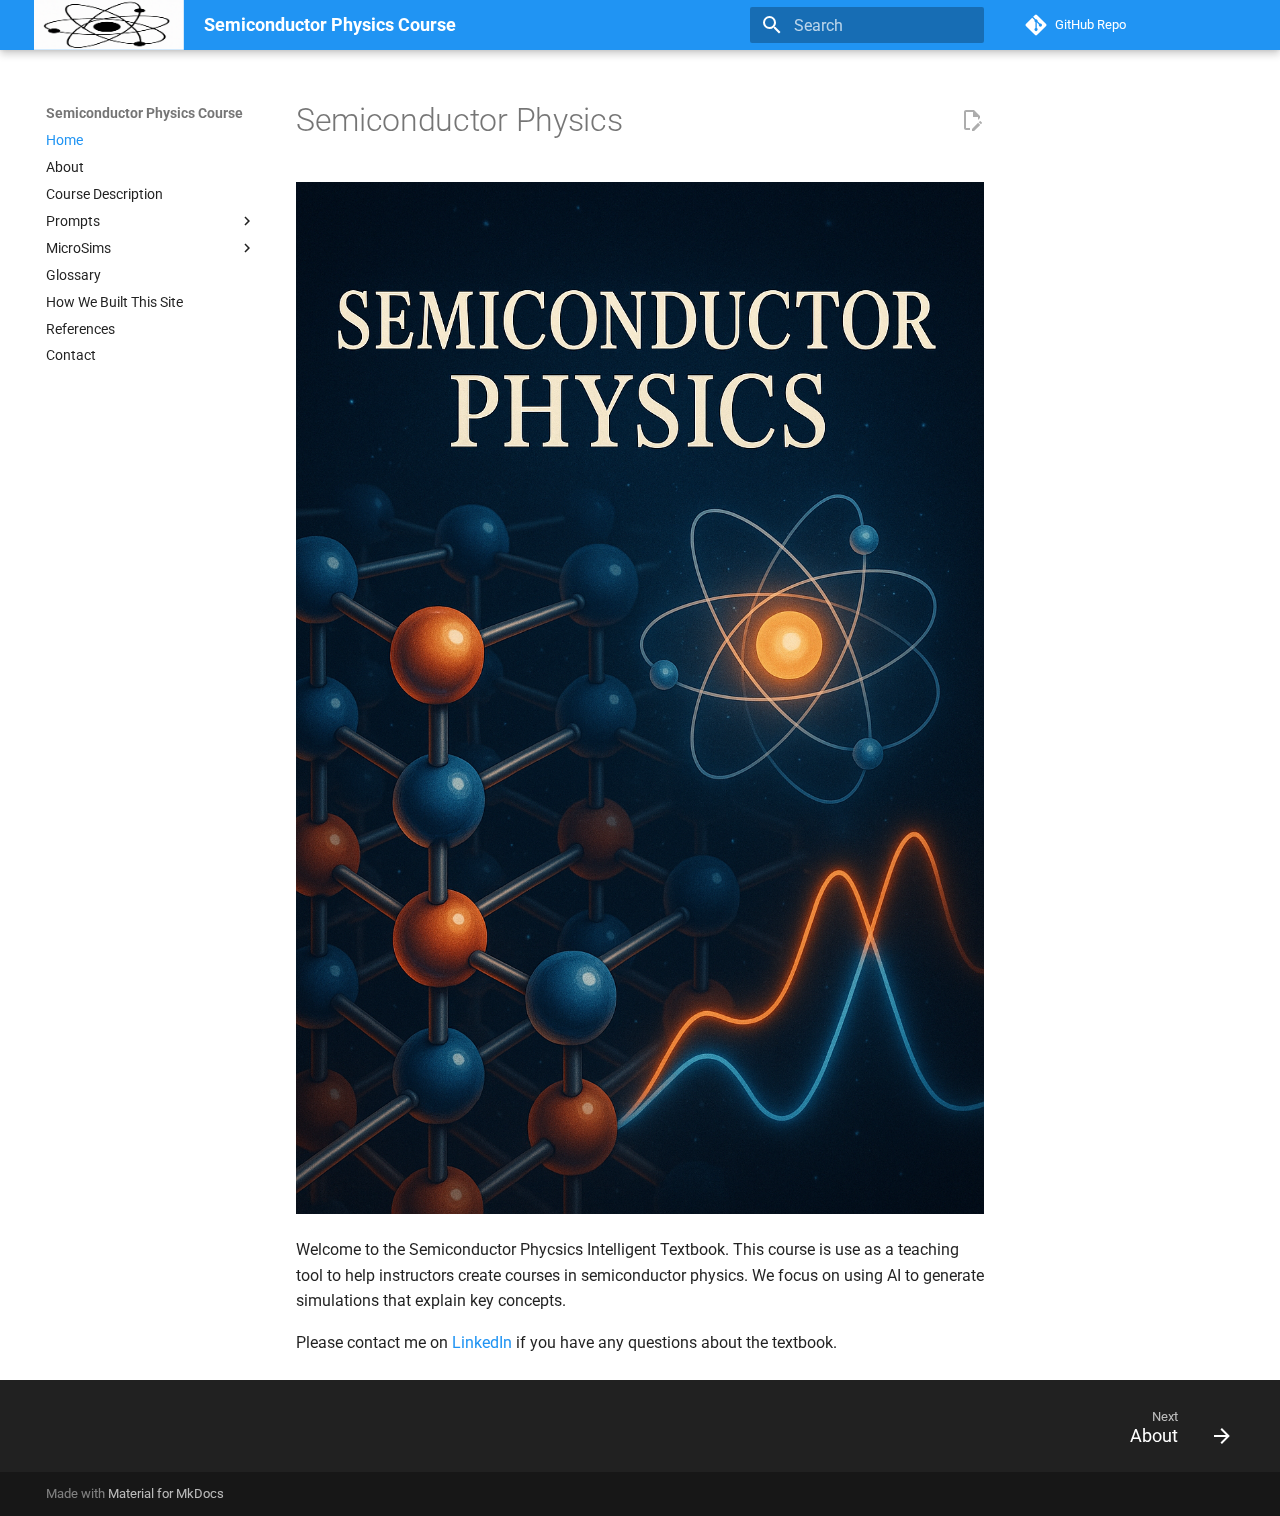
<file: index.html>
<!doctype html>
<html lang="en" class="no-js">
  <head>
    
      <meta charset="utf-8">
      <meta name="viewport" content="width=device-width,initial-scale=1">
      
        <meta name="description" content="Resources for teaching a college-level course on semiconductor physics with a focus on creating interactive simulations.">
      
      
        <meta name="author" content="Dan McCreary">
      
      
        <link rel="canonical" href="https://dmccreary.github.io/semiconductor-physics-course/">
      
      
      
        <link rel="next" href="about/">
      
      
      <link rel="icon" href="assets/images/favicon.png">
      <meta name="generator" content="mkdocs-1.6.1, mkdocs-material-9.5.43">
    
    
      
        <title>Semiconductor Physics Course</title>
      
    
    
      <link rel="stylesheet" href="assets/stylesheets/main.0253249f.min.css">
      
        
        <link rel="stylesheet" href="assets/stylesheets/palette.06af60db.min.css">
      
      


    
    
      
    
    
      
        
        
        <link rel="preconnect" href="https://fonts.gstatic.com" crossorigin>
        <link rel="stylesheet" href="https://fonts.googleapis.com/css?family=Roboto:300,300i,400,400i,700,700i%7CRoboto+Mono:400,400i,700,700i&display=fallback">
        <style>:root{--md-text-font:"Roboto";--md-code-font:"Roboto Mono"}</style>
      
    
    
      <link rel="stylesheet" href="css/extra.css">
    
    <script>__md_scope=new URL(".",location),__md_hash=e=>[...e].reduce(((e,_)=>(e<<5)-e+_.charCodeAt(0)),0),__md_get=(e,_=localStorage,t=__md_scope)=>JSON.parse(_.getItem(t.pathname+"."+e)),__md_set=(e,_,t=localStorage,a=__md_scope)=>{try{t.setItem(a.pathname+"."+e,JSON.stringify(_))}catch(e){}}</script>
    
      

    
    
    
  </head>
  
  
    
    
    
    
    
    <body dir="ltr" data-md-color-scheme="default" data-md-color-primary="blue" data-md-color-accent="orange">
  
    
    <input class="md-toggle" data-md-toggle="drawer" type="checkbox" id="__drawer" autocomplete="off">
    <input class="md-toggle" data-md-toggle="search" type="checkbox" id="__search" autocomplete="off">
    <label class="md-overlay" for="__drawer"></label>
    <div data-md-component="skip">
      
        
        <a href="#semiconductor-physics" class="md-skip">
          Skip to content
        </a>
      
    </div>
    <div data-md-component="announce">
      
    </div>
    
    
      

  

<header class="md-header md-header--shadow" data-md-component="header">
  <nav class="md-header__inner md-grid" aria-label="Header">
    <a href="." title="Semiconductor Physics Course" class="md-header__button md-logo" aria-label="Semiconductor Physics Course" data-md-component="logo">
      
  <img src="img/logo.png" alt="logo">

    </a>
    <label class="md-header__button md-icon" for="__drawer">
      
      <svg xmlns="http://www.w3.org/2000/svg" viewBox="0 0 24 24"><path d="M3 6h18v2H3zm0 5h18v2H3zm0 5h18v2H3z"/></svg>
    </label>
    <div class="md-header__title" data-md-component="header-title">
      <div class="md-header__ellipsis">
        <div class="md-header__topic">
          <span class="md-ellipsis">
            Semiconductor Physics Course
          </span>
        </div>
        <div class="md-header__topic" data-md-component="header-topic">
          <span class="md-ellipsis">
            
              Home
            
          </span>
        </div>
      </div>
    </div>
    
      
    
    
    
    
      <label class="md-header__button md-icon" for="__search">
        
        <svg xmlns="http://www.w3.org/2000/svg" viewBox="0 0 24 24"><path d="M9.5 3A6.5 6.5 0 0 1 16 9.5c0 1.61-.59 3.09-1.56 4.23l.27.27h.79l5 5-1.5 1.5-5-5v-.79l-.27-.27A6.52 6.52 0 0 1 9.5 16 6.5 6.5 0 0 1 3 9.5 6.5 6.5 0 0 1 9.5 3m0 2C7 5 5 7 5 9.5S7 14 9.5 14 14 12 14 9.5 12 5 9.5 5"/></svg>
      </label>
      <div class="md-search" data-md-component="search" role="dialog">
  <label class="md-search__overlay" for="__search"></label>
  <div class="md-search__inner" role="search">
    <form class="md-search__form" name="search">
      <input type="text" class="md-search__input" name="query" aria-label="Search" placeholder="Search" autocapitalize="off" autocorrect="off" autocomplete="off" spellcheck="false" data-md-component="search-query" required>
      <label class="md-search__icon md-icon" for="__search">
        
        <svg xmlns="http://www.w3.org/2000/svg" viewBox="0 0 24 24"><path d="M9.5 3A6.5 6.5 0 0 1 16 9.5c0 1.61-.59 3.09-1.56 4.23l.27.27h.79l5 5-1.5 1.5-5-5v-.79l-.27-.27A6.52 6.52 0 0 1 9.5 16 6.5 6.5 0 0 1 3 9.5 6.5 6.5 0 0 1 9.5 3m0 2C7 5 5 7 5 9.5S7 14 9.5 14 14 12 14 9.5 12 5 9.5 5"/></svg>
        
        <svg xmlns="http://www.w3.org/2000/svg" viewBox="0 0 24 24"><path d="M20 11v2H8l5.5 5.5-1.42 1.42L4.16 12l7.92-7.92L13.5 5.5 8 11z"/></svg>
      </label>
      <nav class="md-search__options" aria-label="Search">
        
        <button type="reset" class="md-search__icon md-icon" title="Clear" aria-label="Clear" tabindex="-1">
          
          <svg xmlns="http://www.w3.org/2000/svg" viewBox="0 0 24 24"><path d="M19 6.41 17.59 5 12 10.59 6.41 5 5 6.41 10.59 12 5 17.59 6.41 19 12 13.41 17.59 19 19 17.59 13.41 12z"/></svg>
        </button>
      </nav>
      
    </form>
    <div class="md-search__output">
      <div class="md-search__scrollwrap" tabindex="0" data-md-scrollfix>
        <div class="md-search-result" data-md-component="search-result">
          <div class="md-search-result__meta">
            Initializing search
          </div>
          <ol class="md-search-result__list" role="presentation"></ol>
        </div>
      </div>
    </div>
  </div>
</div>
    
    
      <div class="md-header__source">
        <a href="https://github.com/dmccreary/semiconductor-physics-course" title="Go to repository" class="md-source" data-md-component="source">
  <div class="md-source__icon md-icon">
    
    <svg xmlns="http://www.w3.org/2000/svg" viewBox="0 0 448 512"><!--! Font Awesome Free 6.6.0 by @fontawesome - https://fontawesome.com License - https://fontawesome.com/license/free (Icons: CC BY 4.0, Fonts: SIL OFL 1.1, Code: MIT License) Copyright 2024 Fonticons, Inc.--><path d="M439.55 236.05 244 40.45a28.87 28.87 0 0 0-40.81 0l-40.66 40.63 51.52 51.52c27.06-9.14 52.68 16.77 43.39 43.68l49.66 49.66c34.23-11.8 61.18 31 35.47 56.69-26.49 26.49-70.21-2.87-56-37.34L240.22 199v121.85c25.3 12.54 22.26 41.85 9.08 55a34.34 34.34 0 0 1-48.55 0c-17.57-17.6-11.07-46.91 11.25-56v-123c-20.8-8.51-24.6-30.74-18.64-45L142.57 101 8.45 235.14a28.86 28.86 0 0 0 0 40.81l195.61 195.6a28.86 28.86 0 0 0 40.8 0l194.69-194.69a28.86 28.86 0 0 0 0-40.81"/></svg>
  </div>
  <div class="md-source__repository">
    GitHub Repo
  </div>
</a>
      </div>
    
  </nav>
  
</header>
    
    <div class="md-container" data-md-component="container">
      
      
        
          
        
      
      <main class="md-main" data-md-component="main">
        <div class="md-main__inner md-grid">
          
            
              
              <div class="md-sidebar md-sidebar--primary" data-md-component="sidebar" data-md-type="navigation" >
                <div class="md-sidebar__scrollwrap">
                  <div class="md-sidebar__inner">
                    



<nav class="md-nav md-nav--primary" aria-label="Navigation" data-md-level="0">
  <label class="md-nav__title" for="__drawer">
    <a href="." title="Semiconductor Physics Course" class="md-nav__button md-logo" aria-label="Semiconductor Physics Course" data-md-component="logo">
      
  <img src="img/logo.png" alt="logo">

    </a>
    Semiconductor Physics Course
  </label>
  
    <div class="md-nav__source">
      <a href="https://github.com/dmccreary/semiconductor-physics-course" title="Go to repository" class="md-source" data-md-component="source">
  <div class="md-source__icon md-icon">
    
    <svg xmlns="http://www.w3.org/2000/svg" viewBox="0 0 448 512"><!--! Font Awesome Free 6.6.0 by @fontawesome - https://fontawesome.com License - https://fontawesome.com/license/free (Icons: CC BY 4.0, Fonts: SIL OFL 1.1, Code: MIT License) Copyright 2024 Fonticons, Inc.--><path d="M439.55 236.05 244 40.45a28.87 28.87 0 0 0-40.81 0l-40.66 40.63 51.52 51.52c27.06-9.14 52.68 16.77 43.39 43.68l49.66 49.66c34.23-11.8 61.18 31 35.47 56.69-26.49 26.49-70.21-2.87-56-37.34L240.22 199v121.85c25.3 12.54 22.26 41.85 9.08 55a34.34 34.34 0 0 1-48.55 0c-17.57-17.6-11.07-46.91 11.25-56v-123c-20.8-8.51-24.6-30.74-18.64-45L142.57 101 8.45 235.14a28.86 28.86 0 0 0 0 40.81l195.61 195.6a28.86 28.86 0 0 0 40.8 0l194.69-194.69a28.86 28.86 0 0 0 0-40.81"/></svg>
  </div>
  <div class="md-source__repository">
    GitHub Repo
  </div>
</a>
    </div>
  
  <ul class="md-nav__list" data-md-scrollfix>
    
      
      
  
  
    
  
  
  
    <li class="md-nav__item md-nav__item--active">
      
      <input class="md-nav__toggle md-toggle" type="checkbox" id="__toc">
      
      
        
      
      
      <a href="." class="md-nav__link md-nav__link--active">
        
  
  <span class="md-ellipsis">
    Home
  </span>
  

      </a>
      
    </li>
  

    
      
      
  
  
  
  
    <li class="md-nav__item">
      <a href="about/" class="md-nav__link">
        
  
  <span class="md-ellipsis">
    About
  </span>
  

      </a>
    </li>
  

    
      
      
  
  
  
  
    <li class="md-nav__item">
      <a href="course-description/" class="md-nav__link">
        
  
  <span class="md-ellipsis">
    Course Description
  </span>
  

      </a>
    </li>
  

    
      
      
  
  
  
  
    
    
      
        
          
        
      
        
      
    
    
    
      
        
        
      
    
    <li class="md-nav__item md-nav__item--pruned md-nav__item--nested">
      
        
  
  
    <a href="prompts/" class="md-nav__link">
      
  
  <span class="md-ellipsis">
    Prompts
  </span>
  

      
        <span class="md-nav__icon md-icon"></span>
      
    </a>
  

      
    </li>
  

    
      
      
  
  
  
  
    
    
      
        
          
        
      
    
    
    
      
        
        
      
    
    <li class="md-nav__item md-nav__item--pruned md-nav__item--nested">
      
        
  
  
    <a href="sims/" class="md-nav__link">
      
  
  <span class="md-ellipsis">
    MicroSims
  </span>
  

      
        <span class="md-nav__icon md-icon"></span>
      
    </a>
  

      
    </li>
  

    
      
      
  
  
  
  
    <li class="md-nav__item">
      <a href="glossary/" class="md-nav__link">
        
  
  <span class="md-ellipsis">
    Glossary
  </span>
  

      </a>
    </li>
  

    
      
      
  
  
  
  
    <li class="md-nav__item">
      <a href="how-we-built-this-site/" class="md-nav__link">
        
  
  <span class="md-ellipsis">
    How We Built This Site
  </span>
  

      </a>
    </li>
  

    
      
      
  
  
  
  
    <li class="md-nav__item">
      <a href="references/" class="md-nav__link">
        
  
  <span class="md-ellipsis">
    References
  </span>
  

      </a>
    </li>
  

    
      
      
  
  
  
  
    <li class="md-nav__item">
      <a href="contact/" class="md-nav__link">
        
  
  <span class="md-ellipsis">
    Contact
  </span>
  

      </a>
    </li>
  

    
  </ul>
</nav>
                  </div>
                </div>
              </div>
            
            
              
              <div class="md-sidebar md-sidebar--secondary" data-md-component="sidebar" data-md-type="toc" >
                <div class="md-sidebar__scrollwrap">
                  <div class="md-sidebar__inner">
                    

<nav class="md-nav md-nav--secondary" aria-label="Table of contents">
  
  
  
    
  
  
</nav>
                  </div>
                </div>
              </div>
            
          
          
            <div class="md-content" data-md-component="content">
              <article class="md-content__inner md-typeset">
                
                  

  
    <a href="https://github.com/dmccreary/semiconductor-physics-course/blob/master/docs/index.md" title="Edit this page" class="md-content__button md-icon">
      
      <svg xmlns="http://www.w3.org/2000/svg" viewBox="0 0 24 24"><path d="M10 20H6V4h7v5h5v3.1l2-2V8l-6-6H6c-1.1 0-2 .9-2 2v16c0 1.1.9 2 2 2h4zm10.2-7c.1 0 .3.1.4.2l1.3 1.3c.2.2.2.6 0 .8l-1 1-2.1-2.1 1-1c.1-.1.2-.2.4-.2m0 3.9L14.1 23H12v-2.1l6.1-6.1z"/></svg>
    </a>
  
  


<h1 id="semiconductor-physics">Semiconductor Physics</h1>
<p><img alt="" src="img/cover.png" /></p>
<p>Welcome to the Semiconductor Phycsics Intelligent Textbook.
This course is use as a teaching tool to help instructors create
courses in semiconductor physics.  We focus on using AI to
generate simulations that explain key concepts.</p>
<p>Please contact me on <a href="https://www.linkedin.com/in/danmccreary/">LinkedIn</a> if you have
any questions about the textbook.</p>












                
              </article>
            </div>
          
          
<script>var target=document.getElementById(location.hash.slice(1));target&&target.name&&(target.checked=target.name.startsWith("__tabbed_"))</script>
        </div>
        
          <button type="button" class="md-top md-icon" data-md-component="top" hidden>
  
  <svg xmlns="http://www.w3.org/2000/svg" viewBox="0 0 24 24"><path d="M13 20h-2V8l-5.5 5.5-1.42-1.42L12 4.16l7.92 7.92-1.42 1.42L13 8z"/></svg>
  Back to top
</button>
        
      </main>
      
        <footer class="md-footer">
  
    
      
      <nav class="md-footer__inner md-grid" aria-label="Footer" >
        
        
          
          <a href="about/" class="md-footer__link md-footer__link--next" aria-label="Next: About">
            <div class="md-footer__title">
              <span class="md-footer__direction">
                Next
              </span>
              <div class="md-ellipsis">
                About
              </div>
            </div>
            <div class="md-footer__button md-icon">
              
              <svg xmlns="http://www.w3.org/2000/svg" viewBox="0 0 24 24"><path d="M4 11v2h12l-5.5 5.5 1.42 1.42L19.84 12l-7.92-7.92L10.5 5.5 16 11z"/></svg>
            </div>
          </a>
        
      </nav>
    
  
  <div class="md-footer-meta md-typeset">
    <div class="md-footer-meta__inner md-grid">
      <div class="md-copyright">
  
  
    Made with
    <a href="https://squidfunk.github.io/mkdocs-material/" target="_blank" rel="noopener">
      Material for MkDocs
    </a>
  
</div>
      
    </div>
  </div>
</footer>
      
    </div>
    <div class="md-dialog" data-md-component="dialog">
      <div class="md-dialog__inner md-typeset"></div>
    </div>
    
    
    <script id="__config" type="application/json">{"base": ".", "features": ["content.code.copy", "navigation.expand", "navigation.path", "navigation.prune", "navigation.indexes", "toc.follow", "navigation.top", "navigation.footer", "content.action.edit"], "search": "assets/javascripts/workers/search.6ce7567c.min.js", "translations": {"clipboard.copied": "Copied to clipboard", "clipboard.copy": "Copy to clipboard", "search.result.more.one": "1 more on this page", "search.result.more.other": "# more on this page", "search.result.none": "No matching documents", "search.result.one": "1 matching document", "search.result.other": "# matching documents", "search.result.placeholder": "Type to start searching", "search.result.term.missing": "Missing", "select.version": "Select version"}}</script>
    
    
      <script src="assets/javascripts/bundle.83f73b43.min.js"></script>
      
    
  </body>
</html>
</file>
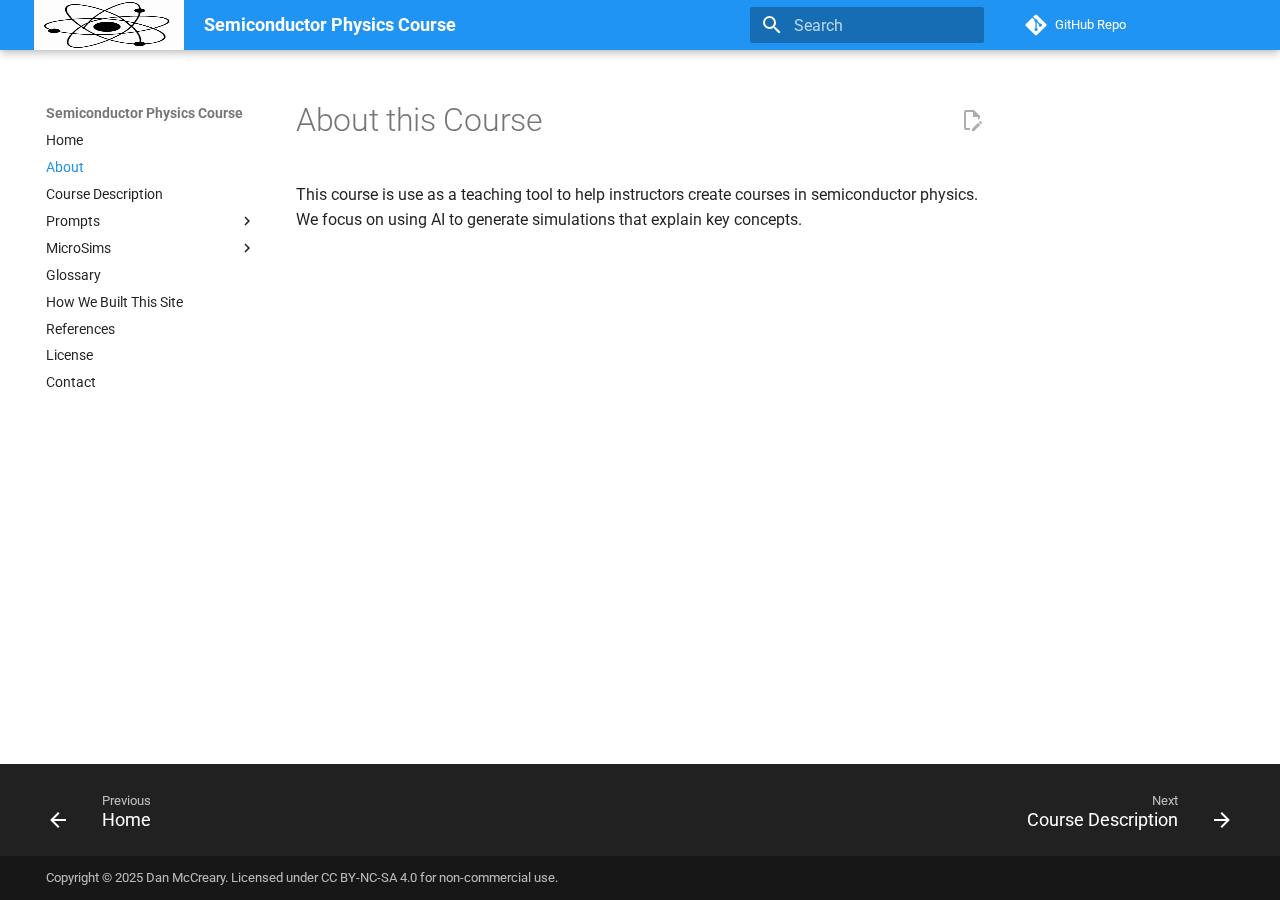
<file: about/index.html>
<!doctype html>
<html lang="en" class="no-js">
  <head>
    
      <meta charset="utf-8">
      <meta name="viewport" content="width=device-width,initial-scale=1">
      
        <meta name="description" content="Resources for teaching a college-level course on semiconductor physics with a focus on creating interactive simulations.">
      
      
        <meta name="author" content="Dan McCreary">
      
      
        <link rel="canonical" href="https://dmccreary.github.io/semiconductor-physics-course/about/">
      
      
        <link rel="prev" href="..">
      
      
        <link rel="next" href="../course-description/">
      
      
      <link rel="icon" href="../assets/images/favicon.png">
      <meta name="generator" content="mkdocs-1.6.1, mkdocs-material-9.5.43">
    
    
      
        <title>About - Semiconductor Physics Course</title>
      
    
    
      <link rel="stylesheet" href="../assets/stylesheets/main.0253249f.min.css">
      
        
        <link rel="stylesheet" href="../assets/stylesheets/palette.06af60db.min.css">
      
      


    
    
      
    
    
      
        
        
        <link rel="preconnect" href="https://fonts.gstatic.com" crossorigin>
        <link rel="stylesheet" href="https://fonts.googleapis.com/css?family=Roboto:300,300i,400,400i,700,700i%7CRoboto+Mono:400,400i,700,700i&display=fallback">
        <style>:root{--md-text-font:"Roboto";--md-code-font:"Roboto Mono"}</style>
      
    
    
      <link rel="stylesheet" href="../css/extra.css">
    
    <script>__md_scope=new URL("..",location),__md_hash=e=>[...e].reduce(((e,_)=>(e<<5)-e+_.charCodeAt(0)),0),__md_get=(e,_=localStorage,t=__md_scope)=>JSON.parse(_.getItem(t.pathname+"."+e)),__md_set=(e,_,t=localStorage,a=__md_scope)=>{try{t.setItem(a.pathname+"."+e,JSON.stringify(_))}catch(e){}}</script>
    
      

    
    
    
  </head>
  
  
    
    
    
    
    
    <body dir="ltr" data-md-color-scheme="default" data-md-color-primary="blue" data-md-color-accent="orange">
  
    
    <input class="md-toggle" data-md-toggle="drawer" type="checkbox" id="__drawer" autocomplete="off">
    <input class="md-toggle" data-md-toggle="search" type="checkbox" id="__search" autocomplete="off">
    <label class="md-overlay" for="__drawer"></label>
    <div data-md-component="skip">
      
        
        <a href="#about-this-course" class="md-skip">
          Skip to content
        </a>
      
    </div>
    <div data-md-component="announce">
      
    </div>
    
    
      

  

<header class="md-header md-header--shadow" data-md-component="header">
  <nav class="md-header__inner md-grid" aria-label="Header">
    <a href=".." title="Semiconductor Physics Course" class="md-header__button md-logo" aria-label="Semiconductor Physics Course" data-md-component="logo">
      
  <img src="../img/logo.png" alt="logo">

    </a>
    <label class="md-header__button md-icon" for="__drawer">
      
      <svg xmlns="http://www.w3.org/2000/svg" viewBox="0 0 24 24"><path d="M3 6h18v2H3zm0 5h18v2H3zm0 5h18v2H3z"/></svg>
    </label>
    <div class="md-header__title" data-md-component="header-title">
      <div class="md-header__ellipsis">
        <div class="md-header__topic">
          <span class="md-ellipsis">
            Semiconductor Physics Course
          </span>
        </div>
        <div class="md-header__topic" data-md-component="header-topic">
          <span class="md-ellipsis">
            
              About
            
          </span>
        </div>
      </div>
    </div>
    
      
    
    
    
    
      <label class="md-header__button md-icon" for="__search">
        
        <svg xmlns="http://www.w3.org/2000/svg" viewBox="0 0 24 24"><path d="M9.5 3A6.5 6.5 0 0 1 16 9.5c0 1.61-.59 3.09-1.56 4.23l.27.27h.79l5 5-1.5 1.5-5-5v-.79l-.27-.27A6.52 6.52 0 0 1 9.5 16 6.5 6.5 0 0 1 3 9.5 6.5 6.5 0 0 1 9.5 3m0 2C7 5 5 7 5 9.5S7 14 9.5 14 14 12 14 9.5 12 5 9.5 5"/></svg>
      </label>
      <div class="md-search" data-md-component="search" role="dialog">
  <label class="md-search__overlay" for="__search"></label>
  <div class="md-search__inner" role="search">
    <form class="md-search__form" name="search">
      <input type="text" class="md-search__input" name="query" aria-label="Search" placeholder="Search" autocapitalize="off" autocorrect="off" autocomplete="off" spellcheck="false" data-md-component="search-query" required>
      <label class="md-search__icon md-icon" for="__search">
        
        <svg xmlns="http://www.w3.org/2000/svg" viewBox="0 0 24 24"><path d="M9.5 3A6.5 6.5 0 0 1 16 9.5c0 1.61-.59 3.09-1.56 4.23l.27.27h.79l5 5-1.5 1.5-5-5v-.79l-.27-.27A6.52 6.52 0 0 1 9.5 16 6.5 6.5 0 0 1 3 9.5 6.5 6.5 0 0 1 9.5 3m0 2C7 5 5 7 5 9.5S7 14 9.5 14 14 12 14 9.5 12 5 9.5 5"/></svg>
        
        <svg xmlns="http://www.w3.org/2000/svg" viewBox="0 0 24 24"><path d="M20 11v2H8l5.5 5.5-1.42 1.42L4.16 12l7.92-7.92L13.5 5.5 8 11z"/></svg>
      </label>
      <nav class="md-search__options" aria-label="Search">
        
        <button type="reset" class="md-search__icon md-icon" title="Clear" aria-label="Clear" tabindex="-1">
          
          <svg xmlns="http://www.w3.org/2000/svg" viewBox="0 0 24 24"><path d="M19 6.41 17.59 5 12 10.59 6.41 5 5 6.41 10.59 12 5 17.59 6.41 19 12 13.41 17.59 19 19 17.59 13.41 12z"/></svg>
        </button>
      </nav>
      
    </form>
    <div class="md-search__output">
      <div class="md-search__scrollwrap" tabindex="0" data-md-scrollfix>
        <div class="md-search-result" data-md-component="search-result">
          <div class="md-search-result__meta">
            Initializing search
          </div>
          <ol class="md-search-result__list" role="presentation"></ol>
        </div>
      </div>
    </div>
  </div>
</div>
    
    
      <div class="md-header__source">
        <a href="https://github.com/dmccreary/semiconductor-physics-course" title="Go to repository" class="md-source" data-md-component="source">
  <div class="md-source__icon md-icon">
    
    <svg xmlns="http://www.w3.org/2000/svg" viewBox="0 0 448 512"><!--! Font Awesome Free 6.6.0 by @fontawesome - https://fontawesome.com License - https://fontawesome.com/license/free (Icons: CC BY 4.0, Fonts: SIL OFL 1.1, Code: MIT License) Copyright 2024 Fonticons, Inc.--><path d="M439.55 236.05 244 40.45a28.87 28.87 0 0 0-40.81 0l-40.66 40.63 51.52 51.52c27.06-9.14 52.68 16.77 43.39 43.68l49.66 49.66c34.23-11.8 61.18 31 35.47 56.69-26.49 26.49-70.21-2.87-56-37.34L240.22 199v121.85c25.3 12.54 22.26 41.85 9.08 55a34.34 34.34 0 0 1-48.55 0c-17.57-17.6-11.07-46.91 11.25-56v-123c-20.8-8.51-24.6-30.74-18.64-45L142.57 101 8.45 235.14a28.86 28.86 0 0 0 0 40.81l195.61 195.6a28.86 28.86 0 0 0 40.8 0l194.69-194.69a28.86 28.86 0 0 0 0-40.81"/></svg>
  </div>
  <div class="md-source__repository">
    GitHub Repo
  </div>
</a>
      </div>
    
  </nav>
  
</header>
    
    <div class="md-container" data-md-component="container">
      
      
        
          
        
      
      <main class="md-main" data-md-component="main">
        <div class="md-main__inner md-grid">
          
            
              
              <div class="md-sidebar md-sidebar--primary" data-md-component="sidebar" data-md-type="navigation" >
                <div class="md-sidebar__scrollwrap">
                  <div class="md-sidebar__inner">
                    



<nav class="md-nav md-nav--primary" aria-label="Navigation" data-md-level="0">
  <label class="md-nav__title" for="__drawer">
    <a href=".." title="Semiconductor Physics Course" class="md-nav__button md-logo" aria-label="Semiconductor Physics Course" data-md-component="logo">
      
  <img src="../img/logo.png" alt="logo">

    </a>
    Semiconductor Physics Course
  </label>
  
    <div class="md-nav__source">
      <a href="https://github.com/dmccreary/semiconductor-physics-course" title="Go to repository" class="md-source" data-md-component="source">
  <div class="md-source__icon md-icon">
    
    <svg xmlns="http://www.w3.org/2000/svg" viewBox="0 0 448 512"><!--! Font Awesome Free 6.6.0 by @fontawesome - https://fontawesome.com License - https://fontawesome.com/license/free (Icons: CC BY 4.0, Fonts: SIL OFL 1.1, Code: MIT License) Copyright 2024 Fonticons, Inc.--><path d="M439.55 236.05 244 40.45a28.87 28.87 0 0 0-40.81 0l-40.66 40.63 51.52 51.52c27.06-9.14 52.68 16.77 43.39 43.68l49.66 49.66c34.23-11.8 61.18 31 35.47 56.69-26.49 26.49-70.21-2.87-56-37.34L240.22 199v121.85c25.3 12.54 22.26 41.85 9.08 55a34.34 34.34 0 0 1-48.55 0c-17.57-17.6-11.07-46.91 11.25-56v-123c-20.8-8.51-24.6-30.74-18.64-45L142.57 101 8.45 235.14a28.86 28.86 0 0 0 0 40.81l195.61 195.6a28.86 28.86 0 0 0 40.8 0l194.69-194.69a28.86 28.86 0 0 0 0-40.81"/></svg>
  </div>
  <div class="md-source__repository">
    GitHub Repo
  </div>
</a>
    </div>
  
  <ul class="md-nav__list" data-md-scrollfix>
    
      
      
  
  
  
  
    <li class="md-nav__item">
      <a href=".." class="md-nav__link">
        
  
  <span class="md-ellipsis">
    Home
  </span>
  

      </a>
    </li>
  

    
      
      
  
  
    
  
  
  
    <li class="md-nav__item md-nav__item--active">
      
      <input class="md-nav__toggle md-toggle" type="checkbox" id="__toc">
      
      
        
      
      
      <a href="./" class="md-nav__link md-nav__link--active">
        
  
  <span class="md-ellipsis">
    About
  </span>
  

      </a>
      
    </li>
  

    
      
      
  
  
  
  
    <li class="md-nav__item">
      <a href="../course-description/" class="md-nav__link">
        
  
  <span class="md-ellipsis">
    Course Description
  </span>
  

      </a>
    </li>
  

    
      
      
  
  
  
  
    
    
      
        
          
        
      
        
      
        
      
    
    
    
      
        
        
      
    
    <li class="md-nav__item md-nav__item--pruned md-nav__item--nested">
      
        
  
  
    <a href="../prompts/" class="md-nav__link">
      
  
  <span class="md-ellipsis">
    Prompts
  </span>
  

      
        <span class="md-nav__icon md-icon"></span>
      
    </a>
  

      
    </li>
  

    
      
      
  
  
  
  
    
    
      
        
          
        
      
        
          
        
      
    
    
    
      
        
        
      
    
    <li class="md-nav__item md-nav__item--pruned md-nav__item--nested">
      
        
  
  
    <a href="../sims/" class="md-nav__link">
      
  
  <span class="md-ellipsis">
    MicroSims
  </span>
  

      
        <span class="md-nav__icon md-icon"></span>
      
    </a>
  

      
    </li>
  

    
      
      
  
  
  
  
    <li class="md-nav__item">
      <a href="../glossary/" class="md-nav__link">
        
  
  <span class="md-ellipsis">
    Glossary
  </span>
  

      </a>
    </li>
  

    
      
      
  
  
  
  
    <li class="md-nav__item">
      <a href="../how-we-built-this-site/" class="md-nav__link">
        
  
  <span class="md-ellipsis">
    How We Built This Site
  </span>
  

      </a>
    </li>
  

    
      
      
  
  
  
  
    <li class="md-nav__item">
      <a href="../references/" class="md-nav__link">
        
  
  <span class="md-ellipsis">
    References
  </span>
  

      </a>
    </li>
  

    
      
      
  
  
  
  
    <li class="md-nav__item">
      <a href="../license/" class="md-nav__link">
        
  
  <span class="md-ellipsis">
    License
  </span>
  

      </a>
    </li>
  

    
      
      
  
  
  
  
    <li class="md-nav__item">
      <a href="../contact/" class="md-nav__link">
        
  
  <span class="md-ellipsis">
    Contact
  </span>
  

      </a>
    </li>
  

    
  </ul>
</nav>
                  </div>
                </div>
              </div>
            
            
              
              <div class="md-sidebar md-sidebar--secondary" data-md-component="sidebar" data-md-type="toc" >
                <div class="md-sidebar__scrollwrap">
                  <div class="md-sidebar__inner">
                    

<nav class="md-nav md-nav--secondary" aria-label="Table of contents">
  
  
  
    
  
  
</nav>
                  </div>
                </div>
              </div>
            
          
          
            <div class="md-content" data-md-component="content">
              <article class="md-content__inner md-typeset">
                
                  

  
    <a href="https://github.com/dmccreary/semiconductor-physics-course/blob/master/docs/about.md" title="Edit this page" class="md-content__button md-icon">
      
      <svg xmlns="http://www.w3.org/2000/svg" viewBox="0 0 24 24"><path d="M10 20H6V4h7v5h5v3.1l2-2V8l-6-6H6c-1.1 0-2 .9-2 2v16c0 1.1.9 2 2 2h4zm10.2-7c.1 0 .3.1.4.2l1.3 1.3c.2.2.2.6 0 .8l-1 1-2.1-2.1 1-1c.1-.1.2-.2.4-.2m0 3.9L14.1 23H12v-2.1l6.1-6.1z"/></svg>
    </a>
  
  


<h1 id="about-this-course">About this Course</h1>
<p>This course is use as a teaching tool to help instructors create
courses in semiconductor physics.  We focus on using AI to
generate simulations that explain key concepts.</p>












                
              </article>
            </div>
          
          
<script>var target=document.getElementById(location.hash.slice(1));target&&target.name&&(target.checked=target.name.startsWith("__tabbed_"))</script>
        </div>
        
          <button type="button" class="md-top md-icon" data-md-component="top" hidden>
  
  <svg xmlns="http://www.w3.org/2000/svg" viewBox="0 0 24 24"><path d="M13 20h-2V8l-5.5 5.5-1.42-1.42L12 4.16l7.92 7.92-1.42 1.42L13 8z"/></svg>
  Back to top
</button>
        
      </main>
      
        <footer class="md-footer">
  
    
      
      <nav class="md-footer__inner md-grid" aria-label="Footer" >
        
          
          <a href=".." class="md-footer__link md-footer__link--prev" aria-label="Previous: Home">
            <div class="md-footer__button md-icon">
              
              <svg xmlns="http://www.w3.org/2000/svg" viewBox="0 0 24 24"><path d="M20 11v2H8l5.5 5.5-1.42 1.42L4.16 12l7.92-7.92L13.5 5.5 8 11z"/></svg>
            </div>
            <div class="md-footer__title">
              <span class="md-footer__direction">
                Previous
              </span>
              <div class="md-ellipsis">
                Home
              </div>
            </div>
          </a>
        
        
          
          <a href="../course-description/" class="md-footer__link md-footer__link--next" aria-label="Next: Course Description">
            <div class="md-footer__title">
              <span class="md-footer__direction">
                Next
              </span>
              <div class="md-ellipsis">
                Course Description
              </div>
            </div>
            <div class="md-footer__button md-icon">
              
              <svg xmlns="http://www.w3.org/2000/svg" viewBox="0 0 24 24"><path d="M4 11v2h12l-5.5 5.5 1.42 1.42L19.84 12l-7.92-7.92L10.5 5.5 16 11z"/></svg>
            </div>
          </a>
        
      </nav>
    
  
  <div class="md-footer-meta md-typeset">
    <div class="md-footer-meta__inner md-grid">
      <div class="md-copyright">
  
    <div class="md-copyright__highlight">
      Copyright &copy; 2025 Dan McCreary. Licensed under <a href="license/">CC BY-NC-SA 4.0</a> for non-commercial use.
    </div>
  
  
</div>
      
    </div>
  </div>
</footer>
      
    </div>
    <div class="md-dialog" data-md-component="dialog">
      <div class="md-dialog__inner md-typeset"></div>
    </div>
    
    
    <script id="__config" type="application/json">{"base": "..", "features": ["content.code.copy", "navigation.expand", "navigation.path", "navigation.prune", "navigation.indexes", "toc.follow", "navigation.top", "navigation.footer", "content.action.edit"], "search": "../assets/javascripts/workers/search.6ce7567c.min.js", "translations": {"clipboard.copied": "Copied to clipboard", "clipboard.copy": "Copy to clipboard", "search.result.more.one": "1 more on this page", "search.result.more.other": "# more on this page", "search.result.none": "No matching documents", "search.result.one": "1 matching document", "search.result.other": "# matching documents", "search.result.placeholder": "Type to start searching", "search.result.term.missing": "Missing", "select.version": "Select version"}}</script>
    
    
      <script src="../assets/javascripts/bundle.83f73b43.min.js"></script>
      
    
  </body>
</html>
</file>
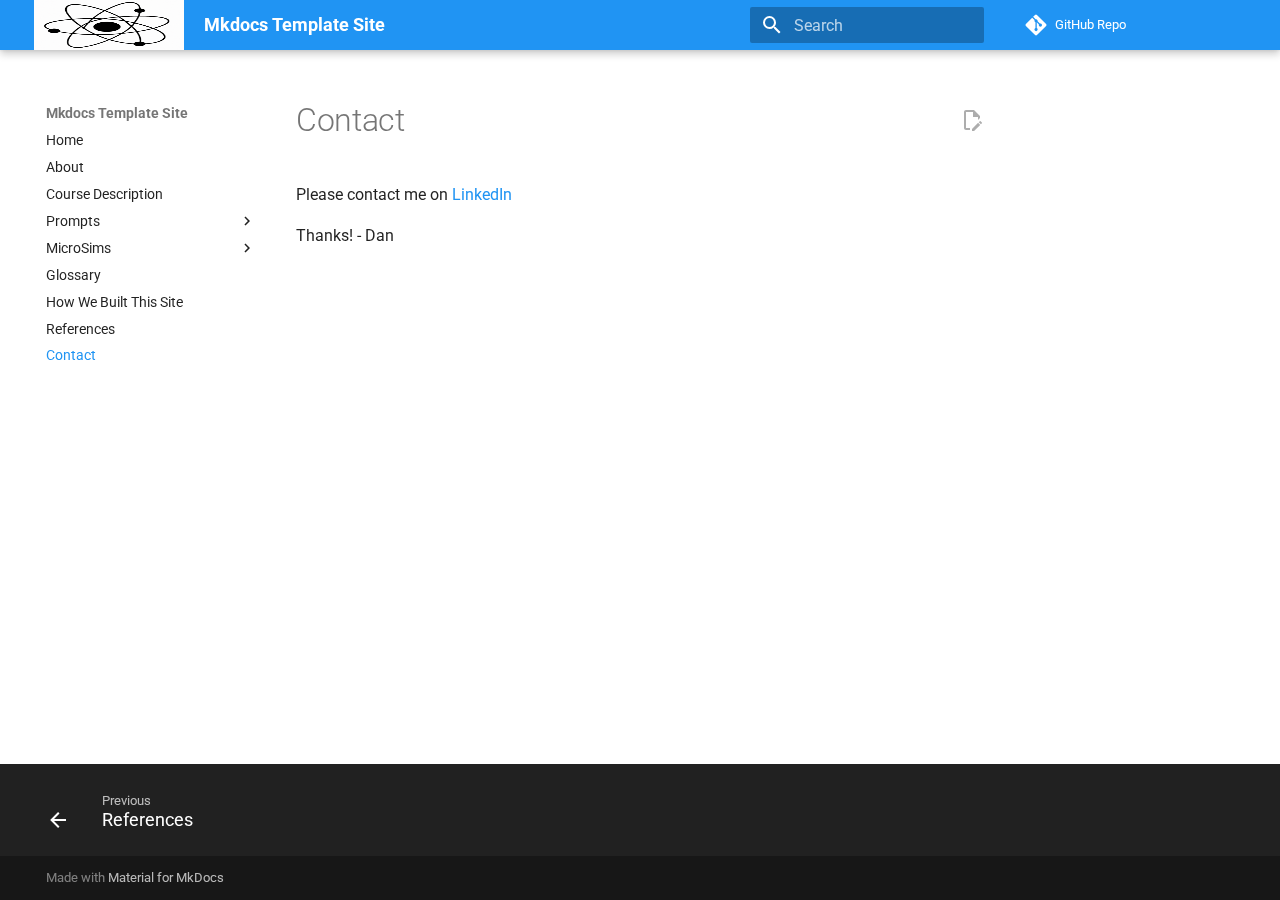
<file: contact/index.html>
<!doctype html>
<html lang="en" class="no-js">
  <head>
    
      <meta charset="utf-8">
      <meta name="viewport" content="width=device-width,initial-scale=1">
      
        <meta name="description" content="DESCRIPTION All content licensed Creative Commons ShareAlike Attribution Noncommercial">
      
      
        <meta name="author" content="Dan McCreary">
      
      
        <link rel="canonical" href="https://dmccreary.github.io/semiconductor-physics-course/contact/">
      
      
        <link rel="prev" href="../references/">
      
      
      
      <link rel="icon" href="../assets/images/favicon.png">
      <meta name="generator" content="mkdocs-1.6.1, mkdocs-material-9.5.43">
    
    
      
        <title>Contact - Mkdocs Template Site</title>
      
    
    
      <link rel="stylesheet" href="../assets/stylesheets/main.0253249f.min.css">
      
        
        <link rel="stylesheet" href="../assets/stylesheets/palette.06af60db.min.css">
      
      


    
    
      
    
    
      
        
        
        <link rel="preconnect" href="https://fonts.gstatic.com" crossorigin>
        <link rel="stylesheet" href="https://fonts.googleapis.com/css?family=Roboto:300,300i,400,400i,700,700i%7CRoboto+Mono:400,400i,700,700i&display=fallback">
        <style>:root{--md-text-font:"Roboto";--md-code-font:"Roboto Mono"}</style>
      
    
    
      <link rel="stylesheet" href="../css/extra.css">
    
    <script>__md_scope=new URL("..",location),__md_hash=e=>[...e].reduce(((e,_)=>(e<<5)-e+_.charCodeAt(0)),0),__md_get=(e,_=localStorage,t=__md_scope)=>JSON.parse(_.getItem(t.pathname+"."+e)),__md_set=(e,_,t=localStorage,a=__md_scope)=>{try{t.setItem(a.pathname+"."+e,JSON.stringify(_))}catch(e){}}</script>
    
      

    
    
    
  </head>
  
  
    
    
    
    
    
    <body dir="ltr" data-md-color-scheme="default" data-md-color-primary="blue" data-md-color-accent="orange">
  
    
    <input class="md-toggle" data-md-toggle="drawer" type="checkbox" id="__drawer" autocomplete="off">
    <input class="md-toggle" data-md-toggle="search" type="checkbox" id="__search" autocomplete="off">
    <label class="md-overlay" for="__drawer"></label>
    <div data-md-component="skip">
      
        
        <a href="#contact" class="md-skip">
          Skip to content
        </a>
      
    </div>
    <div data-md-component="announce">
      
    </div>
    
    
      

  

<header class="md-header md-header--shadow" data-md-component="header">
  <nav class="md-header__inner md-grid" aria-label="Header">
    <a href=".." title="Mkdocs Template Site" class="md-header__button md-logo" aria-label="Mkdocs Template Site" data-md-component="logo">
      
  <img src="../img/logo.png" alt="logo">

    </a>
    <label class="md-header__button md-icon" for="__drawer">
      
      <svg xmlns="http://www.w3.org/2000/svg" viewBox="0 0 24 24"><path d="M3 6h18v2H3zm0 5h18v2H3zm0 5h18v2H3z"/></svg>
    </label>
    <div class="md-header__title" data-md-component="header-title">
      <div class="md-header__ellipsis">
        <div class="md-header__topic">
          <span class="md-ellipsis">
            Mkdocs Template Site
          </span>
        </div>
        <div class="md-header__topic" data-md-component="header-topic">
          <span class="md-ellipsis">
            
              Contact
            
          </span>
        </div>
      </div>
    </div>
    
      
    
    
    
    
      <label class="md-header__button md-icon" for="__search">
        
        <svg xmlns="http://www.w3.org/2000/svg" viewBox="0 0 24 24"><path d="M9.5 3A6.5 6.5 0 0 1 16 9.5c0 1.61-.59 3.09-1.56 4.23l.27.27h.79l5 5-1.5 1.5-5-5v-.79l-.27-.27A6.52 6.52 0 0 1 9.5 16 6.5 6.5 0 0 1 3 9.5 6.5 6.5 0 0 1 9.5 3m0 2C7 5 5 7 5 9.5S7 14 9.5 14 14 12 14 9.5 12 5 9.5 5"/></svg>
      </label>
      <div class="md-search" data-md-component="search" role="dialog">
  <label class="md-search__overlay" for="__search"></label>
  <div class="md-search__inner" role="search">
    <form class="md-search__form" name="search">
      <input type="text" class="md-search__input" name="query" aria-label="Search" placeholder="Search" autocapitalize="off" autocorrect="off" autocomplete="off" spellcheck="false" data-md-component="search-query" required>
      <label class="md-search__icon md-icon" for="__search">
        
        <svg xmlns="http://www.w3.org/2000/svg" viewBox="0 0 24 24"><path d="M9.5 3A6.5 6.5 0 0 1 16 9.5c0 1.61-.59 3.09-1.56 4.23l.27.27h.79l5 5-1.5 1.5-5-5v-.79l-.27-.27A6.52 6.52 0 0 1 9.5 16 6.5 6.5 0 0 1 3 9.5 6.5 6.5 0 0 1 9.5 3m0 2C7 5 5 7 5 9.5S7 14 9.5 14 14 12 14 9.5 12 5 9.5 5"/></svg>
        
        <svg xmlns="http://www.w3.org/2000/svg" viewBox="0 0 24 24"><path d="M20 11v2H8l5.5 5.5-1.42 1.42L4.16 12l7.92-7.92L13.5 5.5 8 11z"/></svg>
      </label>
      <nav class="md-search__options" aria-label="Search">
        
        <button type="reset" class="md-search__icon md-icon" title="Clear" aria-label="Clear" tabindex="-1">
          
          <svg xmlns="http://www.w3.org/2000/svg" viewBox="0 0 24 24"><path d="M19 6.41 17.59 5 12 10.59 6.41 5 5 6.41 10.59 12 5 17.59 6.41 19 12 13.41 17.59 19 19 17.59 13.41 12z"/></svg>
        </button>
      </nav>
      
    </form>
    <div class="md-search__output">
      <div class="md-search__scrollwrap" tabindex="0" data-md-scrollfix>
        <div class="md-search-result" data-md-component="search-result">
          <div class="md-search-result__meta">
            Initializing search
          </div>
          <ol class="md-search-result__list" role="presentation"></ol>
        </div>
      </div>
    </div>
  </div>
</div>
    
    
      <div class="md-header__source">
        <a href="https://github.com/dmccreary/semiconductor-physics-course" title="Go to repository" class="md-source" data-md-component="source">
  <div class="md-source__icon md-icon">
    
    <svg xmlns="http://www.w3.org/2000/svg" viewBox="0 0 448 512"><!--! Font Awesome Free 6.6.0 by @fontawesome - https://fontawesome.com License - https://fontawesome.com/license/free (Icons: CC BY 4.0, Fonts: SIL OFL 1.1, Code: MIT License) Copyright 2024 Fonticons, Inc.--><path d="M439.55 236.05 244 40.45a28.87 28.87 0 0 0-40.81 0l-40.66 40.63 51.52 51.52c27.06-9.14 52.68 16.77 43.39 43.68l49.66 49.66c34.23-11.8 61.18 31 35.47 56.69-26.49 26.49-70.21-2.87-56-37.34L240.22 199v121.85c25.3 12.54 22.26 41.85 9.08 55a34.34 34.34 0 0 1-48.55 0c-17.57-17.6-11.07-46.91 11.25-56v-123c-20.8-8.51-24.6-30.74-18.64-45L142.57 101 8.45 235.14a28.86 28.86 0 0 0 0 40.81l195.61 195.6a28.86 28.86 0 0 0 40.8 0l194.69-194.69a28.86 28.86 0 0 0 0-40.81"/></svg>
  </div>
  <div class="md-source__repository">
    GitHub Repo
  </div>
</a>
      </div>
    
  </nav>
  
</header>
    
    <div class="md-container" data-md-component="container">
      
      
        
          
        
      
      <main class="md-main" data-md-component="main">
        <div class="md-main__inner md-grid">
          
            
              
              <div class="md-sidebar md-sidebar--primary" data-md-component="sidebar" data-md-type="navigation" >
                <div class="md-sidebar__scrollwrap">
                  <div class="md-sidebar__inner">
                    



<nav class="md-nav md-nav--primary" aria-label="Navigation" data-md-level="0">
  <label class="md-nav__title" for="__drawer">
    <a href=".." title="Mkdocs Template Site" class="md-nav__button md-logo" aria-label="Mkdocs Template Site" data-md-component="logo">
      
  <img src="../img/logo.png" alt="logo">

    </a>
    Mkdocs Template Site
  </label>
  
    <div class="md-nav__source">
      <a href="https://github.com/dmccreary/semiconductor-physics-course" title="Go to repository" class="md-source" data-md-component="source">
  <div class="md-source__icon md-icon">
    
    <svg xmlns="http://www.w3.org/2000/svg" viewBox="0 0 448 512"><!--! Font Awesome Free 6.6.0 by @fontawesome - https://fontawesome.com License - https://fontawesome.com/license/free (Icons: CC BY 4.0, Fonts: SIL OFL 1.1, Code: MIT License) Copyright 2024 Fonticons, Inc.--><path d="M439.55 236.05 244 40.45a28.87 28.87 0 0 0-40.81 0l-40.66 40.63 51.52 51.52c27.06-9.14 52.68 16.77 43.39 43.68l49.66 49.66c34.23-11.8 61.18 31 35.47 56.69-26.49 26.49-70.21-2.87-56-37.34L240.22 199v121.85c25.3 12.54 22.26 41.85 9.08 55a34.34 34.34 0 0 1-48.55 0c-17.57-17.6-11.07-46.91 11.25-56v-123c-20.8-8.51-24.6-30.74-18.64-45L142.57 101 8.45 235.14a28.86 28.86 0 0 0 0 40.81l195.61 195.6a28.86 28.86 0 0 0 40.8 0l194.69-194.69a28.86 28.86 0 0 0 0-40.81"/></svg>
  </div>
  <div class="md-source__repository">
    GitHub Repo
  </div>
</a>
    </div>
  
  <ul class="md-nav__list" data-md-scrollfix>
    
      
      
  
  
  
  
    <li class="md-nav__item">
      <a href=".." class="md-nav__link">
        
  
  <span class="md-ellipsis">
    Home
  </span>
  

      </a>
    </li>
  

    
      
      
  
  
  
  
    <li class="md-nav__item">
      <a href="../about/" class="md-nav__link">
        
  
  <span class="md-ellipsis">
    About
  </span>
  

      </a>
    </li>
  

    
      
      
  
  
  
  
    <li class="md-nav__item">
      <a href="../course-description/" class="md-nav__link">
        
  
  <span class="md-ellipsis">
    Course Description
  </span>
  

      </a>
    </li>
  

    
      
      
  
  
  
  
    
    
      
        
          
        
      
        
      
    
    
    
      
        
        
      
    
    <li class="md-nav__item md-nav__item--pruned md-nav__item--nested">
      
        
  
  
    <a href="../prompts/" class="md-nav__link">
      
  
  <span class="md-ellipsis">
    Prompts
  </span>
  

      
        <span class="md-nav__icon md-icon"></span>
      
    </a>
  

      
    </li>
  

    
      
      
  
  
  
  
    
    
      
        
          
        
      
    
    
    
      
        
        
      
    
    <li class="md-nav__item md-nav__item--pruned md-nav__item--nested">
      
        
  
  
    <a href="../sims/" class="md-nav__link">
      
  
  <span class="md-ellipsis">
    MicroSims
  </span>
  

      
        <span class="md-nav__icon md-icon"></span>
      
    </a>
  

      
    </li>
  

    
      
      
  
  
  
  
    <li class="md-nav__item">
      <a href="../glossary/" class="md-nav__link">
        
  
  <span class="md-ellipsis">
    Glossary
  </span>
  

      </a>
    </li>
  

    
      
      
  
  
  
  
    <li class="md-nav__item">
      <a href="../how-we-built-this-site/" class="md-nav__link">
        
  
  <span class="md-ellipsis">
    How We Built This Site
  </span>
  

      </a>
    </li>
  

    
      
      
  
  
  
  
    <li class="md-nav__item">
      <a href="../references/" class="md-nav__link">
        
  
  <span class="md-ellipsis">
    References
  </span>
  

      </a>
    </li>
  

    
      
      
  
  
    
  
  
  
    <li class="md-nav__item md-nav__item--active">
      
      <input class="md-nav__toggle md-toggle" type="checkbox" id="__toc">
      
      
        
      
      
      <a href="./" class="md-nav__link md-nav__link--active">
        
  
  <span class="md-ellipsis">
    Contact
  </span>
  

      </a>
      
    </li>
  

    
  </ul>
</nav>
                  </div>
                </div>
              </div>
            
            
              
              <div class="md-sidebar md-sidebar--secondary" data-md-component="sidebar" data-md-type="toc" >
                <div class="md-sidebar__scrollwrap">
                  <div class="md-sidebar__inner">
                    

<nav class="md-nav md-nav--secondary" aria-label="Table of contents">
  
  
  
    
  
  
</nav>
                  </div>
                </div>
              </div>
            
          
          
            <div class="md-content" data-md-component="content">
              <article class="md-content__inner md-typeset">
                
                  

  
    <a href="https://github.com/dmccreary/semiconductor-physics-course/blob/master/docs/contact.md" title="Edit this page" class="md-content__button md-icon">
      
      <svg xmlns="http://www.w3.org/2000/svg" viewBox="0 0 24 24"><path d="M10 20H6V4h7v5h5v3.1l2-2V8l-6-6H6c-1.1 0-2 .9-2 2v16c0 1.1.9 2 2 2h4zm10.2-7c.1 0 .3.1.4.2l1.3 1.3c.2.2.2.6 0 .8l-1 1-2.1-2.1 1-1c.1-.1.2-.2.4-.2m0 3.9L14.1 23H12v-2.1l6.1-6.1z"/></svg>
    </a>
  
  


<h1 id="contact">Contact</h1>
<p>Please contact me on <a href="https://www.linkedin.com/in/danmccreary/">LinkedIn</a></p>
<p>Thanks! - Dan</p>












                
              </article>
            </div>
          
          
<script>var target=document.getElementById(location.hash.slice(1));target&&target.name&&(target.checked=target.name.startsWith("__tabbed_"))</script>
        </div>
        
          <button type="button" class="md-top md-icon" data-md-component="top" hidden>
  
  <svg xmlns="http://www.w3.org/2000/svg" viewBox="0 0 24 24"><path d="M13 20h-2V8l-5.5 5.5-1.42-1.42L12 4.16l7.92 7.92-1.42 1.42L13 8z"/></svg>
  Back to top
</button>
        
      </main>
      
        <footer class="md-footer">
  
    
      
      <nav class="md-footer__inner md-grid" aria-label="Footer" >
        
          
          <a href="../references/" class="md-footer__link md-footer__link--prev" aria-label="Previous: References">
            <div class="md-footer__button md-icon">
              
              <svg xmlns="http://www.w3.org/2000/svg" viewBox="0 0 24 24"><path d="M20 11v2H8l5.5 5.5-1.42 1.42L4.16 12l7.92-7.92L13.5 5.5 8 11z"/></svg>
            </div>
            <div class="md-footer__title">
              <span class="md-footer__direction">
                Previous
              </span>
              <div class="md-ellipsis">
                References
              </div>
            </div>
          </a>
        
        
      </nav>
    
  
  <div class="md-footer-meta md-typeset">
    <div class="md-footer-meta__inner md-grid">
      <div class="md-copyright">
  
  
    Made with
    <a href="https://squidfunk.github.io/mkdocs-material/" target="_blank" rel="noopener">
      Material for MkDocs
    </a>
  
</div>
      
    </div>
  </div>
</footer>
      
    </div>
    <div class="md-dialog" data-md-component="dialog">
      <div class="md-dialog__inner md-typeset"></div>
    </div>
    
    
    <script id="__config" type="application/json">{"base": "..", "features": ["content.code.copy", "navigation.expand", "navigation.path", "navigation.prune", "navigation.indexes", "toc.follow", "navigation.top", "navigation.footer", "content.action.edit"], "search": "../assets/javascripts/workers/search.6ce7567c.min.js", "translations": {"clipboard.copied": "Copied to clipboard", "clipboard.copy": "Copy to clipboard", "search.result.more.one": "1 more on this page", "search.result.more.other": "# more on this page", "search.result.none": "No matching documents", "search.result.one": "1 matching document", "search.result.other": "# matching documents", "search.result.placeholder": "Type to start searching", "search.result.term.missing": "Missing", "select.version": "Select version"}}</script>
    
    
      <script src="../assets/javascripts/bundle.83f73b43.min.js"></script>
      
    
  </body>
</html>
</file>
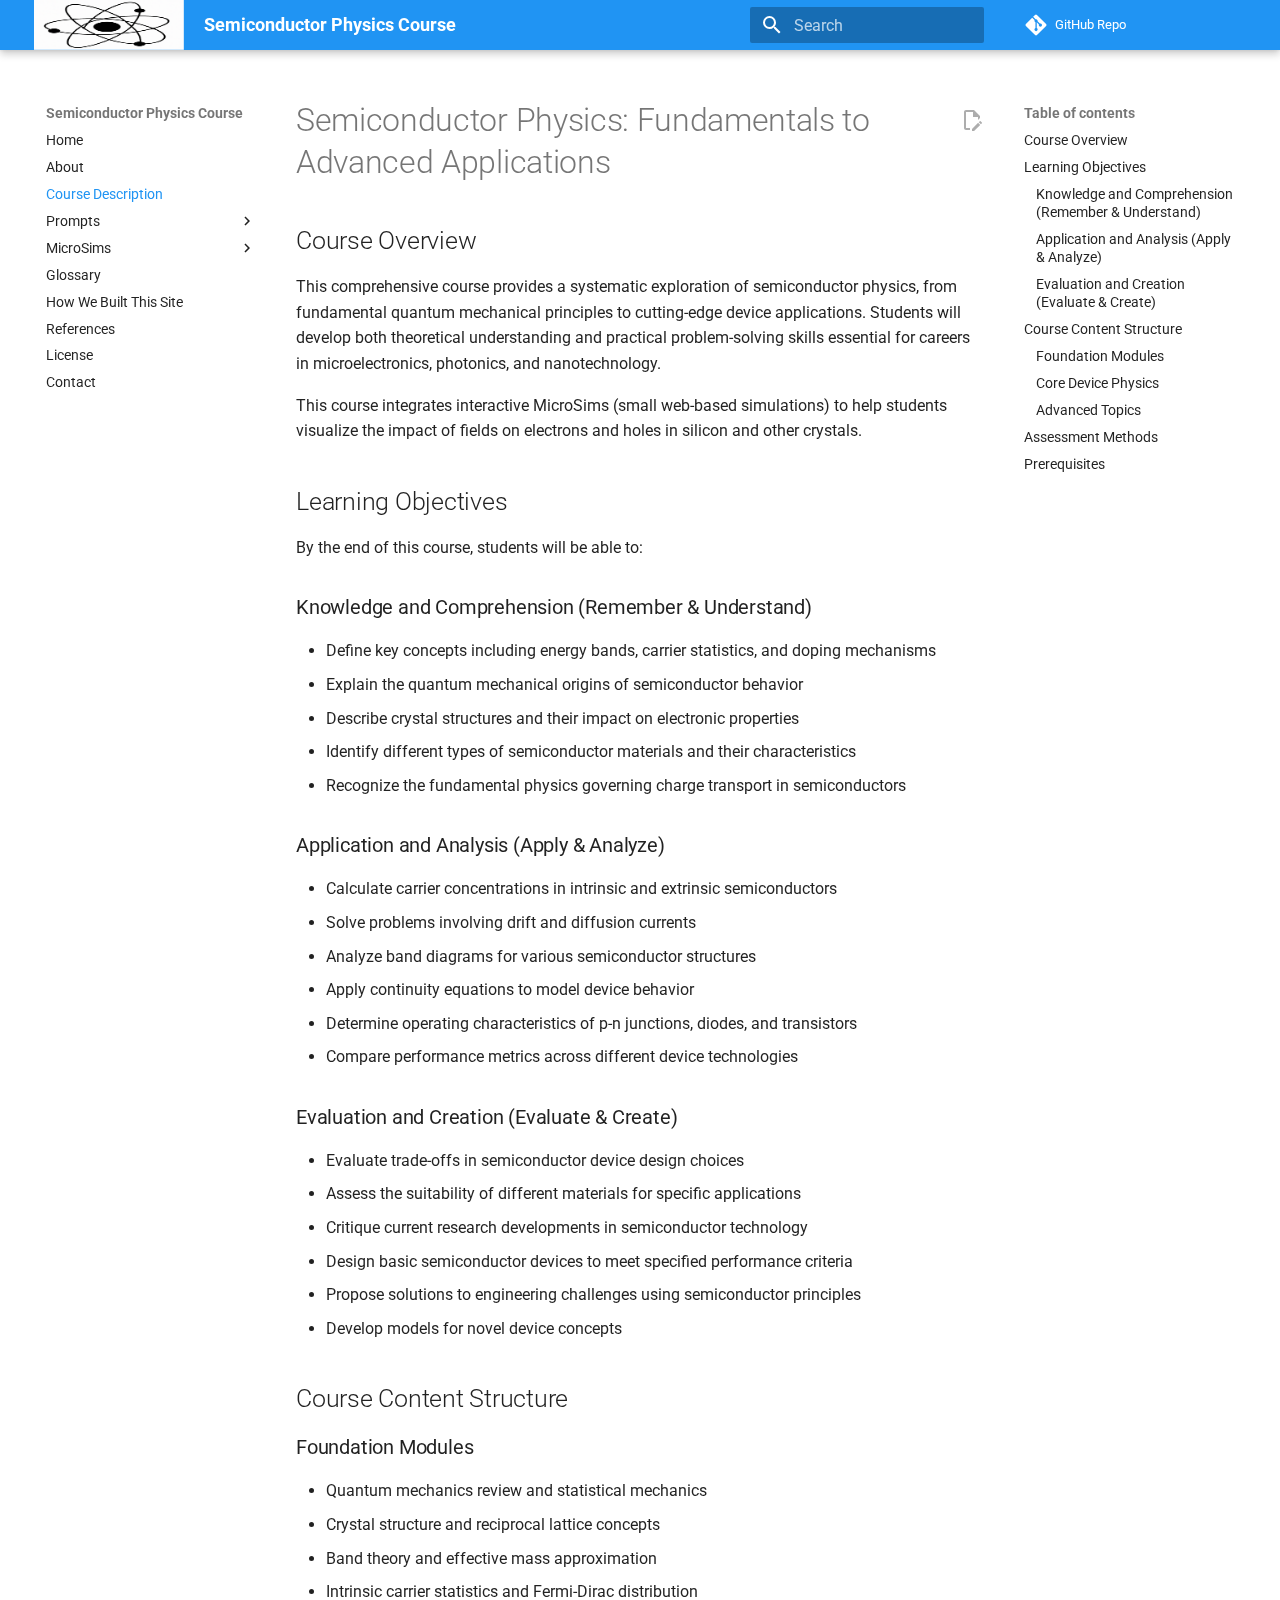
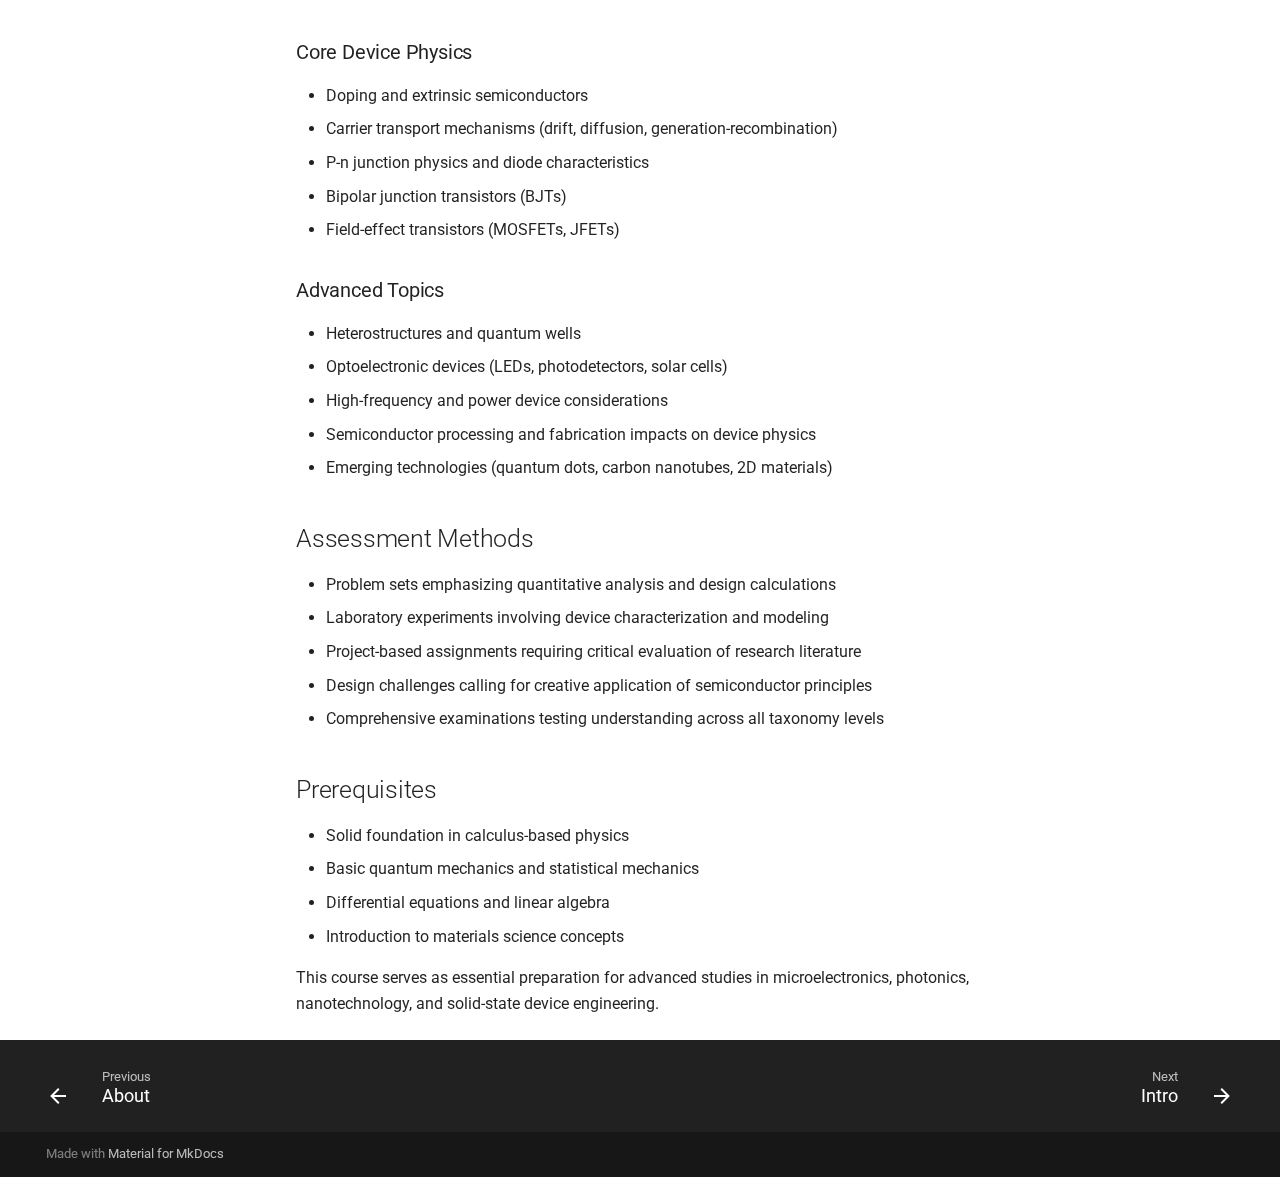
<file: course-description/index.html>
<!doctype html>
<html lang="en" class="no-js">
  <head>
    
      <meta charset="utf-8">
      <meta name="viewport" content="width=device-width,initial-scale=1">
      
        <meta name="description" content="Resources for teaching a college-level course on semiconductor physics with a focus on creating interactive simulations.">
      
      
        <meta name="author" content="Dan McCreary">
      
      
        <link rel="canonical" href="https://dmccreary.github.io/semiconductor-physics-course/course-description/">
      
      
        <link rel="prev" href="../about/">
      
      
        <link rel="next" href="../prompts/">
      
      
      <link rel="icon" href="../assets/images/favicon.png">
      <meta name="generator" content="mkdocs-1.6.1, mkdocs-material-9.6.12">
    
    
      
        <title>Course Description - Semiconductor Physics Course</title>
      
    
    
      <link rel="stylesheet" href="../assets/stylesheets/main.2afb09e1.min.css">
      
        
        <link rel="stylesheet" href="../assets/stylesheets/palette.06af60db.min.css">
      
      


    
    
      
    
    
      
        
        
        <link rel="preconnect" href="https://fonts.gstatic.com" crossorigin>
        <link rel="stylesheet" href="https://fonts.googleapis.com/css?family=Roboto:300,300i,400,400i,700,700i%7CRoboto+Mono:400,400i,700,700i&display=fallback">
        <style>:root{--md-text-font:"Roboto";--md-code-font:"Roboto Mono"}</style>
      
    
    
      <link rel="stylesheet" href="../css/extra.css">
    
    <script>__md_scope=new URL("..",location),__md_hash=e=>[...e].reduce(((e,_)=>(e<<5)-e+_.charCodeAt(0)),0),__md_get=(e,_=localStorage,t=__md_scope)=>JSON.parse(_.getItem(t.pathname+"."+e)),__md_set=(e,_,t=localStorage,a=__md_scope)=>{try{t.setItem(a.pathname+"."+e,JSON.stringify(_))}catch(e){}}</script>
    
      

    
    
    
  </head>
  
  
    
    
    
    
    
    <body dir="ltr" data-md-color-scheme="default" data-md-color-primary="blue" data-md-color-accent="orange">
  
    
    <input class="md-toggle" data-md-toggle="drawer" type="checkbox" id="__drawer" autocomplete="off">
    <input class="md-toggle" data-md-toggle="search" type="checkbox" id="__search" autocomplete="off">
    <label class="md-overlay" for="__drawer"></label>
    <div data-md-component="skip">
      
        
        <a href="#semiconductor-physics-fundamentals-to-advanced-applications" class="md-skip">
          Skip to content
        </a>
      
    </div>
    <div data-md-component="announce">
      
    </div>
    
    
      

  

<header class="md-header md-header--shadow" data-md-component="header">
  <nav class="md-header__inner md-grid" aria-label="Header">
    <a href=".." title="Semiconductor Physics Course" class="md-header__button md-logo" aria-label="Semiconductor Physics Course" data-md-component="logo">
      
  <img src="../img/logo.png" alt="logo">

    </a>
    <label class="md-header__button md-icon" for="__drawer">
      
      <svg xmlns="http://www.w3.org/2000/svg" viewBox="0 0 24 24"><path d="M3 6h18v2H3zm0 5h18v2H3zm0 5h18v2H3z"/></svg>
    </label>
    <div class="md-header__title" data-md-component="header-title">
      <div class="md-header__ellipsis">
        <div class="md-header__topic">
          <span class="md-ellipsis">
            Semiconductor Physics Course
          </span>
        </div>
        <div class="md-header__topic" data-md-component="header-topic">
          <span class="md-ellipsis">
            
              Course Description
            
          </span>
        </div>
      </div>
    </div>
    
      
    
    
    
    
      
      
        <label class="md-header__button md-icon" for="__search">
          
          <svg xmlns="http://www.w3.org/2000/svg" viewBox="0 0 24 24"><path d="M9.5 3A6.5 6.5 0 0 1 16 9.5c0 1.61-.59 3.09-1.56 4.23l.27.27h.79l5 5-1.5 1.5-5-5v-.79l-.27-.27A6.52 6.52 0 0 1 9.5 16 6.5 6.5 0 0 1 3 9.5 6.5 6.5 0 0 1 9.5 3m0 2C7 5 5 7 5 9.5S7 14 9.5 14 14 12 14 9.5 12 5 9.5 5"/></svg>
        </label>
        <div class="md-search" data-md-component="search" role="dialog">
  <label class="md-search__overlay" for="__search"></label>
  <div class="md-search__inner" role="search">
    <form class="md-search__form" name="search">
      <input type="text" class="md-search__input" name="query" aria-label="Search" placeholder="Search" autocapitalize="off" autocorrect="off" autocomplete="off" spellcheck="false" data-md-component="search-query" required>
      <label class="md-search__icon md-icon" for="__search">
        
        <svg xmlns="http://www.w3.org/2000/svg" viewBox="0 0 24 24"><path d="M9.5 3A6.5 6.5 0 0 1 16 9.5c0 1.61-.59 3.09-1.56 4.23l.27.27h.79l5 5-1.5 1.5-5-5v-.79l-.27-.27A6.52 6.52 0 0 1 9.5 16 6.5 6.5 0 0 1 3 9.5 6.5 6.5 0 0 1 9.5 3m0 2C7 5 5 7 5 9.5S7 14 9.5 14 14 12 14 9.5 12 5 9.5 5"/></svg>
        
        <svg xmlns="http://www.w3.org/2000/svg" viewBox="0 0 24 24"><path d="M20 11v2H8l5.5 5.5-1.42 1.42L4.16 12l7.92-7.92L13.5 5.5 8 11z"/></svg>
      </label>
      <nav class="md-search__options" aria-label="Search">
        
        <button type="reset" class="md-search__icon md-icon" title="Clear" aria-label="Clear" tabindex="-1">
          
          <svg xmlns="http://www.w3.org/2000/svg" viewBox="0 0 24 24"><path d="M19 6.41 17.59 5 12 10.59 6.41 5 5 6.41 10.59 12 5 17.59 6.41 19 12 13.41 17.59 19 19 17.59 13.41 12z"/></svg>
        </button>
      </nav>
      
    </form>
    <div class="md-search__output">
      <div class="md-search__scrollwrap" tabindex="0" data-md-scrollfix>
        <div class="md-search-result" data-md-component="search-result">
          <div class="md-search-result__meta">
            Initializing search
          </div>
          <ol class="md-search-result__list" role="presentation"></ol>
        </div>
      </div>
    </div>
  </div>
</div>
      
    
    
      <div class="md-header__source">
        <a href="https://github.com/dmccreary/semiconductor-physics-course" title="Go to repository" class="md-source" data-md-component="source">
  <div class="md-source__icon md-icon">
    
    <svg xmlns="http://www.w3.org/2000/svg" viewBox="0 0 448 512"><!--! Font Awesome Free 6.7.2 by @fontawesome - https://fontawesome.com License - https://fontawesome.com/license/free (Icons: CC BY 4.0, Fonts: SIL OFL 1.1, Code: MIT License) Copyright 2024 Fonticons, Inc.--><path d="M439.55 236.05 244 40.45a28.87 28.87 0 0 0-40.81 0l-40.66 40.63 51.52 51.52c27.06-9.14 52.68 16.77 43.39 43.68l49.66 49.66c34.23-11.8 61.18 31 35.47 56.69-26.49 26.49-70.21-2.87-56-37.34L240.22 199v121.85c25.3 12.54 22.26 41.85 9.08 55a34.34 34.34 0 0 1-48.55 0c-17.57-17.6-11.07-46.91 11.25-56v-123c-20.8-8.51-24.6-30.74-18.64-45L142.57 101 8.45 235.14a28.86 28.86 0 0 0 0 40.81l195.61 195.6a28.86 28.86 0 0 0 40.8 0l194.69-194.69a28.86 28.86 0 0 0 0-40.81"/></svg>
  </div>
  <div class="md-source__repository">
    GitHub Repo
  </div>
</a>
      </div>
    
  </nav>
  
</header>
    
    <div class="md-container" data-md-component="container">
      
      
        
          
        
      
      <main class="md-main" data-md-component="main">
        <div class="md-main__inner md-grid">
          
            
              
              <div class="md-sidebar md-sidebar--primary" data-md-component="sidebar" data-md-type="navigation" >
                <div class="md-sidebar__scrollwrap">
                  <div class="md-sidebar__inner">
                    



<nav class="md-nav md-nav--primary" aria-label="Navigation" data-md-level="0">
  <label class="md-nav__title" for="__drawer">
    <a href=".." title="Semiconductor Physics Course" class="md-nav__button md-logo" aria-label="Semiconductor Physics Course" data-md-component="logo">
      
  <img src="../img/logo.png" alt="logo">

    </a>
    Semiconductor Physics Course
  </label>
  
    <div class="md-nav__source">
      <a href="https://github.com/dmccreary/semiconductor-physics-course" title="Go to repository" class="md-source" data-md-component="source">
  <div class="md-source__icon md-icon">
    
    <svg xmlns="http://www.w3.org/2000/svg" viewBox="0 0 448 512"><!--! Font Awesome Free 6.7.2 by @fontawesome - https://fontawesome.com License - https://fontawesome.com/license/free (Icons: CC BY 4.0, Fonts: SIL OFL 1.1, Code: MIT License) Copyright 2024 Fonticons, Inc.--><path d="M439.55 236.05 244 40.45a28.87 28.87 0 0 0-40.81 0l-40.66 40.63 51.52 51.52c27.06-9.14 52.68 16.77 43.39 43.68l49.66 49.66c34.23-11.8 61.18 31 35.47 56.69-26.49 26.49-70.21-2.87-56-37.34L240.22 199v121.85c25.3 12.54 22.26 41.85 9.08 55a34.34 34.34 0 0 1-48.55 0c-17.57-17.6-11.07-46.91 11.25-56v-123c-20.8-8.51-24.6-30.74-18.64-45L142.57 101 8.45 235.14a28.86 28.86 0 0 0 0 40.81l195.61 195.6a28.86 28.86 0 0 0 40.8 0l194.69-194.69a28.86 28.86 0 0 0 0-40.81"/></svg>
  </div>
  <div class="md-source__repository">
    GitHub Repo
  </div>
</a>
    </div>
  
  <ul class="md-nav__list" data-md-scrollfix>
    
      
      
  
  
  
  
    <li class="md-nav__item">
      <a href=".." class="md-nav__link">
        
  
  
  <span class="md-ellipsis">
    Home
    
  </span>
  

      </a>
    </li>
  

    
      
      
  
  
  
  
    <li class="md-nav__item">
      <a href="../about/" class="md-nav__link">
        
  
  
  <span class="md-ellipsis">
    About
    
  </span>
  

      </a>
    </li>
  

    
      
      
  
  
    
  
  
  
    <li class="md-nav__item md-nav__item--active">
      
      <input class="md-nav__toggle md-toggle" type="checkbox" id="__toc">
      
      
        
      
      
        <label class="md-nav__link md-nav__link--active" for="__toc">
          
  
  
  <span class="md-ellipsis">
    Course Description
    
  </span>
  

          <span class="md-nav__icon md-icon"></span>
        </label>
      
      <a href="./" class="md-nav__link md-nav__link--active">
        
  
  
  <span class="md-ellipsis">
    Course Description
    
  </span>
  

      </a>
      
        

<nav class="md-nav md-nav--secondary" aria-label="Table of contents">
  
  
  
    
  
  
    <label class="md-nav__title" for="__toc">
      <span class="md-nav__icon md-icon"></span>
      Table of contents
    </label>
    <ul class="md-nav__list" data-md-component="toc" data-md-scrollfix>
      
        <li class="md-nav__item">
  <a href="#course-overview" class="md-nav__link">
    <span class="md-ellipsis">
      Course Overview
    </span>
  </a>
  
</li>
      
        <li class="md-nav__item">
  <a href="#learning-objectives" class="md-nav__link">
    <span class="md-ellipsis">
      Learning Objectives
    </span>
  </a>
  
    <nav class="md-nav" aria-label="Learning Objectives">
      <ul class="md-nav__list">
        
          <li class="md-nav__item">
  <a href="#knowledge-and-comprehension-remember-understand" class="md-nav__link">
    <span class="md-ellipsis">
      Knowledge and Comprehension (Remember &amp; Understand)
    </span>
  </a>
  
</li>
        
          <li class="md-nav__item">
  <a href="#application-and-analysis-apply-analyze" class="md-nav__link">
    <span class="md-ellipsis">
      Application and Analysis (Apply &amp; Analyze)
    </span>
  </a>
  
</li>
        
          <li class="md-nav__item">
  <a href="#evaluation-and-creation-evaluate-create" class="md-nav__link">
    <span class="md-ellipsis">
      Evaluation and Creation (Evaluate &amp; Create)
    </span>
  </a>
  
</li>
        
      </ul>
    </nav>
  
</li>
      
        <li class="md-nav__item">
  <a href="#course-content-structure" class="md-nav__link">
    <span class="md-ellipsis">
      Course Content Structure
    </span>
  </a>
  
    <nav class="md-nav" aria-label="Course Content Structure">
      <ul class="md-nav__list">
        
          <li class="md-nav__item">
  <a href="#foundation-modules" class="md-nav__link">
    <span class="md-ellipsis">
      Foundation Modules
    </span>
  </a>
  
</li>
        
          <li class="md-nav__item">
  <a href="#core-device-physics" class="md-nav__link">
    <span class="md-ellipsis">
      Core Device Physics
    </span>
  </a>
  
</li>
        
          <li class="md-nav__item">
  <a href="#advanced-topics" class="md-nav__link">
    <span class="md-ellipsis">
      Advanced Topics
    </span>
  </a>
  
</li>
        
      </ul>
    </nav>
  
</li>
      
        <li class="md-nav__item">
  <a href="#assessment-methods" class="md-nav__link">
    <span class="md-ellipsis">
      Assessment Methods
    </span>
  </a>
  
</li>
      
        <li class="md-nav__item">
  <a href="#prerequisites" class="md-nav__link">
    <span class="md-ellipsis">
      Prerequisites
    </span>
  </a>
  
</li>
      
    </ul>
  
</nav>
      
    </li>
  

    
      
      
  
  
  
  
    
    
      
        
          
        
      
        
      
        
      
    
    
    
    
      
        
        
      
    
    <li class="md-nav__item md-nav__item--pruned md-nav__item--nested">
      
        
  
  
  
    <a href="../prompts/" class="md-nav__link">
      
  
  
  <span class="md-ellipsis">
    Prompts
    
  </span>
  

      
        <span class="md-nav__icon md-icon"></span>
      
    </a>
  

      
    </li>
  

    
      
      
  
  
  
  
    
    
      
        
          
        
      
        
      
    
    
    
    
      
        
        
      
    
    <li class="md-nav__item md-nav__item--pruned md-nav__item--nested">
      
        
  
  
  
    <a href="../sims/" class="md-nav__link">
      
  
  
  <span class="md-ellipsis">
    MicroSims
    
  </span>
  

      
        <span class="md-nav__icon md-icon"></span>
      
    </a>
  

      
    </li>
  

    
      
      
  
  
  
  
    <li class="md-nav__item">
      <a href="../glossary/" class="md-nav__link">
        
  
  
  <span class="md-ellipsis">
    Glossary
    
  </span>
  

      </a>
    </li>
  

    
      
      
  
  
  
  
    <li class="md-nav__item">
      <a href="../how-we-built-this-site/" class="md-nav__link">
        
  
  
  <span class="md-ellipsis">
    How We Built This Site
    
  </span>
  

      </a>
    </li>
  

    
      
      
  
  
  
  
    <li class="md-nav__item">
      <a href="../references/" class="md-nav__link">
        
  
  
  <span class="md-ellipsis">
    References
    
  </span>
  

      </a>
    </li>
  

    
      
      
  
  
  
  
    <li class="md-nav__item">
      <a href="../license/" class="md-nav__link">
        
  
  
  <span class="md-ellipsis">
    License
    
  </span>
  

      </a>
    </li>
  

    
      
      
  
  
  
  
    <li class="md-nav__item">
      <a href="../contact/" class="md-nav__link">
        
  
  
  <span class="md-ellipsis">
    Contact
    
  </span>
  

      </a>
    </li>
  

    
  </ul>
</nav>
                  </div>
                </div>
              </div>
            
            
              
              <div class="md-sidebar md-sidebar--secondary" data-md-component="sidebar" data-md-type="toc" >
                <div class="md-sidebar__scrollwrap">
                  <div class="md-sidebar__inner">
                    

<nav class="md-nav md-nav--secondary" aria-label="Table of contents">
  
  
  
    
  
  
    <label class="md-nav__title" for="__toc">
      <span class="md-nav__icon md-icon"></span>
      Table of contents
    </label>
    <ul class="md-nav__list" data-md-component="toc" data-md-scrollfix>
      
        <li class="md-nav__item">
  <a href="#course-overview" class="md-nav__link">
    <span class="md-ellipsis">
      Course Overview
    </span>
  </a>
  
</li>
      
        <li class="md-nav__item">
  <a href="#learning-objectives" class="md-nav__link">
    <span class="md-ellipsis">
      Learning Objectives
    </span>
  </a>
  
    <nav class="md-nav" aria-label="Learning Objectives">
      <ul class="md-nav__list">
        
          <li class="md-nav__item">
  <a href="#knowledge-and-comprehension-remember-understand" class="md-nav__link">
    <span class="md-ellipsis">
      Knowledge and Comprehension (Remember &amp; Understand)
    </span>
  </a>
  
</li>
        
          <li class="md-nav__item">
  <a href="#application-and-analysis-apply-analyze" class="md-nav__link">
    <span class="md-ellipsis">
      Application and Analysis (Apply &amp; Analyze)
    </span>
  </a>
  
</li>
        
          <li class="md-nav__item">
  <a href="#evaluation-and-creation-evaluate-create" class="md-nav__link">
    <span class="md-ellipsis">
      Evaluation and Creation (Evaluate &amp; Create)
    </span>
  </a>
  
</li>
        
      </ul>
    </nav>
  
</li>
      
        <li class="md-nav__item">
  <a href="#course-content-structure" class="md-nav__link">
    <span class="md-ellipsis">
      Course Content Structure
    </span>
  </a>
  
    <nav class="md-nav" aria-label="Course Content Structure">
      <ul class="md-nav__list">
        
          <li class="md-nav__item">
  <a href="#foundation-modules" class="md-nav__link">
    <span class="md-ellipsis">
      Foundation Modules
    </span>
  </a>
  
</li>
        
          <li class="md-nav__item">
  <a href="#core-device-physics" class="md-nav__link">
    <span class="md-ellipsis">
      Core Device Physics
    </span>
  </a>
  
</li>
        
          <li class="md-nav__item">
  <a href="#advanced-topics" class="md-nav__link">
    <span class="md-ellipsis">
      Advanced Topics
    </span>
  </a>
  
</li>
        
      </ul>
    </nav>
  
</li>
      
        <li class="md-nav__item">
  <a href="#assessment-methods" class="md-nav__link">
    <span class="md-ellipsis">
      Assessment Methods
    </span>
  </a>
  
</li>
      
        <li class="md-nav__item">
  <a href="#prerequisites" class="md-nav__link">
    <span class="md-ellipsis">
      Prerequisites
    </span>
  </a>
  
</li>
      
    </ul>
  
</nav>
                  </div>
                </div>
              </div>
            
          
          
            <div class="md-content" data-md-component="content">
              <article class="md-content__inner md-typeset">
                
                  


  
    <a href="https://github.com/dmccreary/semiconductor-physics-course/blob/master/docs/course-description.md" title="Edit this page" class="md-content__button md-icon">
      
      <svg xmlns="http://www.w3.org/2000/svg" viewBox="0 0 24 24"><path d="M10 20H6V4h7v5h5v3.1l2-2V8l-6-6H6c-1.1 0-2 .9-2 2v16c0 1.1.9 2 2 2h4zm10.2-7c.1 0 .3.1.4.2l1.3 1.3c.2.2.2.6 0 .8l-1 1-2.1-2.1 1-1c.1-.1.2-.2.4-.2m0 3.9L14.1 23H12v-2.1l6.1-6.1z"/></svg>
    </a>
  
  


<h1 id="semiconductor-physics-fundamentals-to-advanced-applications">Semiconductor Physics: Fundamentals to Advanced Applications</h1>
<h2 id="course-overview">Course Overview</h2>
<p>This comprehensive course provides a systematic exploration of semiconductor physics, 
from fundamental quantum mechanical principles to cutting-edge device applications. 
Students will develop both theoretical understanding and practical problem-solving 
skills essential for careers in microelectronics, photonics, and nanotechnology.</p>
<p>This course integrates interactive MicroSims (small web-based simulations) to help 
students visualize the impact of fields on electrons and holes in silicon and other
crystals.</p>
<h2 id="learning-objectives">Learning Objectives</h2>
<p>By the end of this course, students will be able to:</p>
<h3 id="knowledge-and-comprehension-remember-understand">Knowledge and Comprehension (Remember &amp; Understand)</h3>
<ul>
<li>Define key concepts including energy bands, carrier statistics, and doping mechanisms</li>
<li>Explain the quantum mechanical origins of semiconductor behavior</li>
<li>Describe crystal structures and their impact on electronic properties</li>
<li>Identify different types of semiconductor materials and their characteristics</li>
<li>Recognize the fundamental physics governing charge transport in semiconductors</li>
</ul>
<h3 id="application-and-analysis-apply-analyze">Application and Analysis (Apply &amp; Analyze)</h3>
<ul>
<li>Calculate carrier concentrations in intrinsic and extrinsic semiconductors</li>
<li>Solve problems involving drift and diffusion currents</li>
<li>Analyze band diagrams for various semiconductor structures</li>
<li>Apply continuity equations to model device behavior</li>
<li>Determine operating characteristics of p-n junctions, diodes, and transistors</li>
<li>Compare performance metrics across different device technologies</li>
</ul>
<h3 id="evaluation-and-creation-evaluate-create">Evaluation and Creation (Evaluate &amp; Create)</h3>
<ul>
<li>Evaluate trade-offs in semiconductor device design choices</li>
<li>Assess the suitability of different materials for specific applications</li>
<li>Critique current research developments in semiconductor technology</li>
<li>Design basic semiconductor devices to meet specified performance criteria</li>
<li>Propose solutions to engineering challenges using semiconductor principles</li>
<li>Develop models for novel device concepts</li>
</ul>
<h2 id="course-content-structure">Course Content Structure</h2>
<h3 id="foundation-modules">Foundation Modules</h3>
<ul>
<li>Quantum mechanics review and statistical mechanics</li>
<li>Crystal structure and reciprocal lattice concepts</li>
<li>Band theory and effective mass approximation</li>
<li>Intrinsic carrier statistics and Fermi-Dirac distribution</li>
</ul>
<h3 id="core-device-physics">Core Device Physics</h3>
<ul>
<li>Doping and extrinsic semiconductors</li>
<li>Carrier transport mechanisms (drift, diffusion, generation-recombination)</li>
<li>P-n junction physics and diode characteristics</li>
<li>Bipolar junction transistors (BJTs)</li>
<li>Field-effect transistors (MOSFETs, JFETs)</li>
</ul>
<h3 id="advanced-topics">Advanced Topics</h3>
<ul>
<li>Heterostructures and quantum wells</li>
<li>Optoelectronic devices (LEDs, photodetectors, solar cells)</li>
<li>High-frequency and power device considerations</li>
<li>Semiconductor processing and fabrication impacts on device physics</li>
<li>Emerging technologies (quantum dots, carbon nanotubes, 2D materials)</li>
</ul>
<h2 id="assessment-methods">Assessment Methods</h2>
<ul>
<li>Problem sets emphasizing quantitative analysis and design calculations</li>
<li>Laboratory experiments involving device characterization and modeling</li>
<li>Project-based assignments requiring critical evaluation of research literature</li>
<li>Design challenges calling for creative application of semiconductor principles</li>
<li>Comprehensive examinations testing understanding across all taxonomy levels</li>
</ul>
<h2 id="prerequisites">Prerequisites</h2>
<ul>
<li>Solid foundation in calculus-based physics</li>
<li>Basic quantum mechanics and statistical mechanics</li>
<li>Differential equations and linear algebra</li>
<li>Introduction to materials science concepts</li>
</ul>
<p>This course serves as essential preparation for advanced studies in 
microelectronics, photonics, nanotechnology, and solid-state device engineering.</p>












                
              </article>
            </div>
          
          
<script>var target=document.getElementById(location.hash.slice(1));target&&target.name&&(target.checked=target.name.startsWith("__tabbed_"))</script>
        </div>
        
          <button type="button" class="md-top md-icon" data-md-component="top" hidden>
  
  <svg xmlns="http://www.w3.org/2000/svg" viewBox="0 0 24 24"><path d="M13 20h-2V8l-5.5 5.5-1.42-1.42L12 4.16l7.92 7.92-1.42 1.42L13 8z"/></svg>
  Back to top
</button>
        
      </main>
      
        <footer class="md-footer">
  
    
      
      <nav class="md-footer__inner md-grid" aria-label="Footer" >
        
          
          <a href="../about/" class="md-footer__link md-footer__link--prev" aria-label="Previous: About">
            <div class="md-footer__button md-icon">
              
              <svg xmlns="http://www.w3.org/2000/svg" viewBox="0 0 24 24"><path d="M20 11v2H8l5.5 5.5-1.42 1.42L4.16 12l7.92-7.92L13.5 5.5 8 11z"/></svg>
            </div>
            <div class="md-footer__title">
              <span class="md-footer__direction">
                Previous
              </span>
              <div class="md-ellipsis">
                About
              </div>
            </div>
          </a>
        
        
          
          <a href="../prompts/" class="md-footer__link md-footer__link--next" aria-label="Next: Intro">
            <div class="md-footer__title">
              <span class="md-footer__direction">
                Next
              </span>
              <div class="md-ellipsis">
                Intro
              </div>
            </div>
            <div class="md-footer__button md-icon">
              
              <svg xmlns="http://www.w3.org/2000/svg" viewBox="0 0 24 24"><path d="M4 11v2h12l-5.5 5.5 1.42 1.42L19.84 12l-7.92-7.92L10.5 5.5 16 11z"/></svg>
            </div>
          </a>
        
      </nav>
    
  
  <div class="md-footer-meta md-typeset">
    <div class="md-footer-meta__inner md-grid">
      <div class="md-copyright">
  
  
    Made with
    <a href="https://squidfunk.github.io/mkdocs-material/" target="_blank" rel="noopener">
      Material for MkDocs
    </a>
  
</div>
      
    </div>
  </div>
</footer>
      
    </div>
    <div class="md-dialog" data-md-component="dialog">
      <div class="md-dialog__inner md-typeset"></div>
    </div>
    
    
    
      
      <script id="__config" type="application/json">{"base": "..", "features": ["content.code.copy", "navigation.expand", "navigation.path", "navigation.prune", "navigation.indexes", "toc.follow", "navigation.top", "navigation.footer", "content.action.edit"], "search": "../assets/javascripts/workers/search.f8cc74c7.min.js", "tags": null, "translations": {"clipboard.copied": "Copied to clipboard", "clipboard.copy": "Copy to clipboard", "search.result.more.one": "1 more on this page", "search.result.more.other": "# more on this page", "search.result.none": "No matching documents", "search.result.one": "1 matching document", "search.result.other": "# matching documents", "search.result.placeholder": "Type to start searching", "search.result.term.missing": "Missing", "select.version": "Select version"}, "version": null}</script>
    
    
      <script src="../assets/javascripts/bundle.c8b220af.min.js"></script>
      
    
  </body>
</html>
</file>
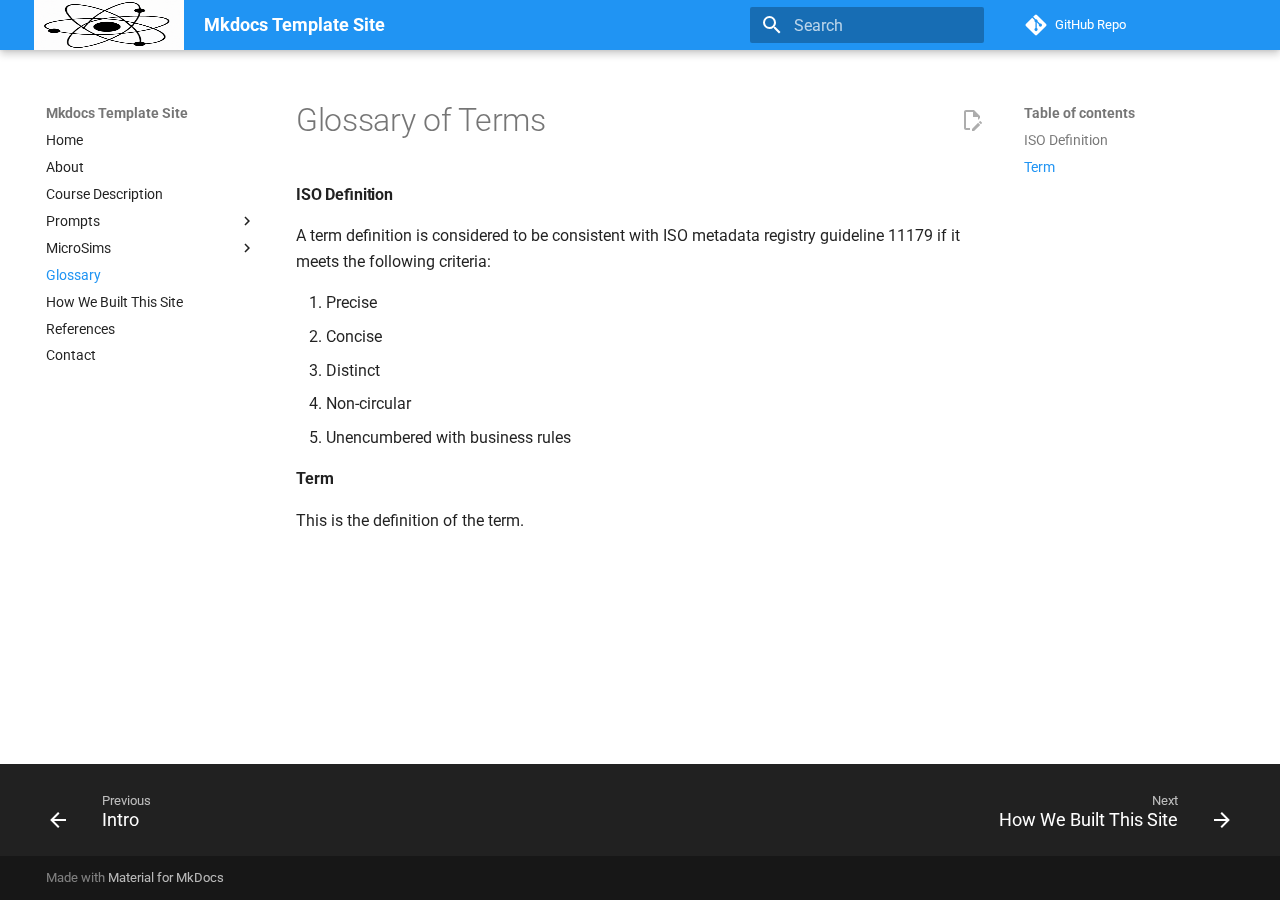
<file: glossary/index.html>
<!doctype html>
<html lang="en" class="no-js">
  <head>
    
      <meta charset="utf-8">
      <meta name="viewport" content="width=device-width,initial-scale=1">
      
        <meta name="description" content="DESCRIPTION All content licensed Creative Commons ShareAlike Attribution Noncommercial">
      
      
        <meta name="author" content="Dan McCreary">
      
      
        <link rel="canonical" href="https://dmccreary.github.io/semiconductor-physics-course/glossary/">
      
      
        <link rel="prev" href="../sims/">
      
      
        <link rel="next" href="../how-we-built-this-site/">
      
      
      <link rel="icon" href="../assets/images/favicon.png">
      <meta name="generator" content="mkdocs-1.6.1, mkdocs-material-9.5.43">
    
    
      
        <title>Glossary - Mkdocs Template Site</title>
      
    
    
      <link rel="stylesheet" href="../assets/stylesheets/main.0253249f.min.css">
      
        
        <link rel="stylesheet" href="../assets/stylesheets/palette.06af60db.min.css">
      
      


    
    
      
    
    
      
        
        
        <link rel="preconnect" href="https://fonts.gstatic.com" crossorigin>
        <link rel="stylesheet" href="https://fonts.googleapis.com/css?family=Roboto:300,300i,400,400i,700,700i%7CRoboto+Mono:400,400i,700,700i&display=fallback">
        <style>:root{--md-text-font:"Roboto";--md-code-font:"Roboto Mono"}</style>
      
    
    
      <link rel="stylesheet" href="../css/extra.css">
    
    <script>__md_scope=new URL("..",location),__md_hash=e=>[...e].reduce(((e,_)=>(e<<5)-e+_.charCodeAt(0)),0),__md_get=(e,_=localStorage,t=__md_scope)=>JSON.parse(_.getItem(t.pathname+"."+e)),__md_set=(e,_,t=localStorage,a=__md_scope)=>{try{t.setItem(a.pathname+"."+e,JSON.stringify(_))}catch(e){}}</script>
    
      

    
    
    
  </head>
  
  
    
    
    
    
    
    <body dir="ltr" data-md-color-scheme="default" data-md-color-primary="blue" data-md-color-accent="orange">
  
    
    <input class="md-toggle" data-md-toggle="drawer" type="checkbox" id="__drawer" autocomplete="off">
    <input class="md-toggle" data-md-toggle="search" type="checkbox" id="__search" autocomplete="off">
    <label class="md-overlay" for="__drawer"></label>
    <div data-md-component="skip">
      
        
        <a href="#glossary-of-terms" class="md-skip">
          Skip to content
        </a>
      
    </div>
    <div data-md-component="announce">
      
    </div>
    
    
      

  

<header class="md-header md-header--shadow" data-md-component="header">
  <nav class="md-header__inner md-grid" aria-label="Header">
    <a href=".." title="Mkdocs Template Site" class="md-header__button md-logo" aria-label="Mkdocs Template Site" data-md-component="logo">
      
  <img src="../img/logo.png" alt="logo">

    </a>
    <label class="md-header__button md-icon" for="__drawer">
      
      <svg xmlns="http://www.w3.org/2000/svg" viewBox="0 0 24 24"><path d="M3 6h18v2H3zm0 5h18v2H3zm0 5h18v2H3z"/></svg>
    </label>
    <div class="md-header__title" data-md-component="header-title">
      <div class="md-header__ellipsis">
        <div class="md-header__topic">
          <span class="md-ellipsis">
            Mkdocs Template Site
          </span>
        </div>
        <div class="md-header__topic" data-md-component="header-topic">
          <span class="md-ellipsis">
            
              Glossary
            
          </span>
        </div>
      </div>
    </div>
    
      
    
    
    
    
      <label class="md-header__button md-icon" for="__search">
        
        <svg xmlns="http://www.w3.org/2000/svg" viewBox="0 0 24 24"><path d="M9.5 3A6.5 6.5 0 0 1 16 9.5c0 1.61-.59 3.09-1.56 4.23l.27.27h.79l5 5-1.5 1.5-5-5v-.79l-.27-.27A6.52 6.52 0 0 1 9.5 16 6.5 6.5 0 0 1 3 9.5 6.5 6.5 0 0 1 9.5 3m0 2C7 5 5 7 5 9.5S7 14 9.5 14 14 12 14 9.5 12 5 9.5 5"/></svg>
      </label>
      <div class="md-search" data-md-component="search" role="dialog">
  <label class="md-search__overlay" for="__search"></label>
  <div class="md-search__inner" role="search">
    <form class="md-search__form" name="search">
      <input type="text" class="md-search__input" name="query" aria-label="Search" placeholder="Search" autocapitalize="off" autocorrect="off" autocomplete="off" spellcheck="false" data-md-component="search-query" required>
      <label class="md-search__icon md-icon" for="__search">
        
        <svg xmlns="http://www.w3.org/2000/svg" viewBox="0 0 24 24"><path d="M9.5 3A6.5 6.5 0 0 1 16 9.5c0 1.61-.59 3.09-1.56 4.23l.27.27h.79l5 5-1.5 1.5-5-5v-.79l-.27-.27A6.52 6.52 0 0 1 9.5 16 6.5 6.5 0 0 1 3 9.5 6.5 6.5 0 0 1 9.5 3m0 2C7 5 5 7 5 9.5S7 14 9.5 14 14 12 14 9.5 12 5 9.5 5"/></svg>
        
        <svg xmlns="http://www.w3.org/2000/svg" viewBox="0 0 24 24"><path d="M20 11v2H8l5.5 5.5-1.42 1.42L4.16 12l7.92-7.92L13.5 5.5 8 11z"/></svg>
      </label>
      <nav class="md-search__options" aria-label="Search">
        
        <button type="reset" class="md-search__icon md-icon" title="Clear" aria-label="Clear" tabindex="-1">
          
          <svg xmlns="http://www.w3.org/2000/svg" viewBox="0 0 24 24"><path d="M19 6.41 17.59 5 12 10.59 6.41 5 5 6.41 10.59 12 5 17.59 6.41 19 12 13.41 17.59 19 19 17.59 13.41 12z"/></svg>
        </button>
      </nav>
      
    </form>
    <div class="md-search__output">
      <div class="md-search__scrollwrap" tabindex="0" data-md-scrollfix>
        <div class="md-search-result" data-md-component="search-result">
          <div class="md-search-result__meta">
            Initializing search
          </div>
          <ol class="md-search-result__list" role="presentation"></ol>
        </div>
      </div>
    </div>
  </div>
</div>
    
    
      <div class="md-header__source">
        <a href="https://github.com/dmccreary/semiconductor-physics-course" title="Go to repository" class="md-source" data-md-component="source">
  <div class="md-source__icon md-icon">
    
    <svg xmlns="http://www.w3.org/2000/svg" viewBox="0 0 448 512"><!--! Font Awesome Free 6.6.0 by @fontawesome - https://fontawesome.com License - https://fontawesome.com/license/free (Icons: CC BY 4.0, Fonts: SIL OFL 1.1, Code: MIT License) Copyright 2024 Fonticons, Inc.--><path d="M439.55 236.05 244 40.45a28.87 28.87 0 0 0-40.81 0l-40.66 40.63 51.52 51.52c27.06-9.14 52.68 16.77 43.39 43.68l49.66 49.66c34.23-11.8 61.18 31 35.47 56.69-26.49 26.49-70.21-2.87-56-37.34L240.22 199v121.85c25.3 12.54 22.26 41.85 9.08 55a34.34 34.34 0 0 1-48.55 0c-17.57-17.6-11.07-46.91 11.25-56v-123c-20.8-8.51-24.6-30.74-18.64-45L142.57 101 8.45 235.14a28.86 28.86 0 0 0 0 40.81l195.61 195.6a28.86 28.86 0 0 0 40.8 0l194.69-194.69a28.86 28.86 0 0 0 0-40.81"/></svg>
  </div>
  <div class="md-source__repository">
    GitHub Repo
  </div>
</a>
      </div>
    
  </nav>
  
</header>
    
    <div class="md-container" data-md-component="container">
      
      
        
          
        
      
      <main class="md-main" data-md-component="main">
        <div class="md-main__inner md-grid">
          
            
              
              <div class="md-sidebar md-sidebar--primary" data-md-component="sidebar" data-md-type="navigation" >
                <div class="md-sidebar__scrollwrap">
                  <div class="md-sidebar__inner">
                    



<nav class="md-nav md-nav--primary" aria-label="Navigation" data-md-level="0">
  <label class="md-nav__title" for="__drawer">
    <a href=".." title="Mkdocs Template Site" class="md-nav__button md-logo" aria-label="Mkdocs Template Site" data-md-component="logo">
      
  <img src="../img/logo.png" alt="logo">

    </a>
    Mkdocs Template Site
  </label>
  
    <div class="md-nav__source">
      <a href="https://github.com/dmccreary/semiconductor-physics-course" title="Go to repository" class="md-source" data-md-component="source">
  <div class="md-source__icon md-icon">
    
    <svg xmlns="http://www.w3.org/2000/svg" viewBox="0 0 448 512"><!--! Font Awesome Free 6.6.0 by @fontawesome - https://fontawesome.com License - https://fontawesome.com/license/free (Icons: CC BY 4.0, Fonts: SIL OFL 1.1, Code: MIT License) Copyright 2024 Fonticons, Inc.--><path d="M439.55 236.05 244 40.45a28.87 28.87 0 0 0-40.81 0l-40.66 40.63 51.52 51.52c27.06-9.14 52.68 16.77 43.39 43.68l49.66 49.66c34.23-11.8 61.18 31 35.47 56.69-26.49 26.49-70.21-2.87-56-37.34L240.22 199v121.85c25.3 12.54 22.26 41.85 9.08 55a34.34 34.34 0 0 1-48.55 0c-17.57-17.6-11.07-46.91 11.25-56v-123c-20.8-8.51-24.6-30.74-18.64-45L142.57 101 8.45 235.14a28.86 28.86 0 0 0 0 40.81l195.61 195.6a28.86 28.86 0 0 0 40.8 0l194.69-194.69a28.86 28.86 0 0 0 0-40.81"/></svg>
  </div>
  <div class="md-source__repository">
    GitHub Repo
  </div>
</a>
    </div>
  
  <ul class="md-nav__list" data-md-scrollfix>
    
      
      
  
  
  
  
    <li class="md-nav__item">
      <a href=".." class="md-nav__link">
        
  
  <span class="md-ellipsis">
    Home
  </span>
  

      </a>
    </li>
  

    
      
      
  
  
  
  
    <li class="md-nav__item">
      <a href="../about/" class="md-nav__link">
        
  
  <span class="md-ellipsis">
    About
  </span>
  

      </a>
    </li>
  

    
      
      
  
  
  
  
    <li class="md-nav__item">
      <a href="../course-description/" class="md-nav__link">
        
  
  <span class="md-ellipsis">
    Course Description
  </span>
  

      </a>
    </li>
  

    
      
      
  
  
  
  
    
    
      
        
          
        
      
        
      
    
    
    
      
        
        
      
    
    <li class="md-nav__item md-nav__item--pruned md-nav__item--nested">
      
        
  
  
    <a href="../prompts/" class="md-nav__link">
      
  
  <span class="md-ellipsis">
    Prompts
  </span>
  

      
        <span class="md-nav__icon md-icon"></span>
      
    </a>
  

      
    </li>
  

    
      
      
  
  
  
  
    
    
      
        
          
        
      
    
    
    
      
        
        
      
    
    <li class="md-nav__item md-nav__item--pruned md-nav__item--nested">
      
        
  
  
    <a href="../sims/" class="md-nav__link">
      
  
  <span class="md-ellipsis">
    MicroSims
  </span>
  

      
        <span class="md-nav__icon md-icon"></span>
      
    </a>
  

      
    </li>
  

    
      
      
  
  
    
  
  
  
    <li class="md-nav__item md-nav__item--active">
      
      <input class="md-nav__toggle md-toggle" type="checkbox" id="__toc">
      
      
        
      
      
        <label class="md-nav__link md-nav__link--active" for="__toc">
          
  
  <span class="md-ellipsis">
    Glossary
  </span>
  

          <span class="md-nav__icon md-icon"></span>
        </label>
      
      <a href="./" class="md-nav__link md-nav__link--active">
        
  
  <span class="md-ellipsis">
    Glossary
  </span>
  

      </a>
      
        

<nav class="md-nav md-nav--secondary" aria-label="Table of contents">
  
  
  
    
  
  
    <label class="md-nav__title" for="__toc">
      <span class="md-nav__icon md-icon"></span>
      Table of contents
    </label>
    <ul class="md-nav__list" data-md-component="toc" data-md-scrollfix>
      
        <li class="md-nav__item">
  <a href="#iso-definition" class="md-nav__link">
    <span class="md-ellipsis">
      ISO Definition
    </span>
  </a>
  
</li>
      
        <li class="md-nav__item">
  <a href="#term" class="md-nav__link">
    <span class="md-ellipsis">
      Term
    </span>
  </a>
  
</li>
      
    </ul>
  
</nav>
      
    </li>
  

    
      
      
  
  
  
  
    <li class="md-nav__item">
      <a href="../how-we-built-this-site/" class="md-nav__link">
        
  
  <span class="md-ellipsis">
    How We Built This Site
  </span>
  

      </a>
    </li>
  

    
      
      
  
  
  
  
    <li class="md-nav__item">
      <a href="../references/" class="md-nav__link">
        
  
  <span class="md-ellipsis">
    References
  </span>
  

      </a>
    </li>
  

    
      
      
  
  
  
  
    <li class="md-nav__item">
      <a href="../contact/" class="md-nav__link">
        
  
  <span class="md-ellipsis">
    Contact
  </span>
  

      </a>
    </li>
  

    
  </ul>
</nav>
                  </div>
                </div>
              </div>
            
            
              
              <div class="md-sidebar md-sidebar--secondary" data-md-component="sidebar" data-md-type="toc" >
                <div class="md-sidebar__scrollwrap">
                  <div class="md-sidebar__inner">
                    

<nav class="md-nav md-nav--secondary" aria-label="Table of contents">
  
  
  
    
  
  
    <label class="md-nav__title" for="__toc">
      <span class="md-nav__icon md-icon"></span>
      Table of contents
    </label>
    <ul class="md-nav__list" data-md-component="toc" data-md-scrollfix>
      
        <li class="md-nav__item">
  <a href="#iso-definition" class="md-nav__link">
    <span class="md-ellipsis">
      ISO Definition
    </span>
  </a>
  
</li>
      
        <li class="md-nav__item">
  <a href="#term" class="md-nav__link">
    <span class="md-ellipsis">
      Term
    </span>
  </a>
  
</li>
      
    </ul>
  
</nav>
                  </div>
                </div>
              </div>
            
          
          
            <div class="md-content" data-md-component="content">
              <article class="md-content__inner md-typeset">
                
                  

  
    <a href="https://github.com/dmccreary/semiconductor-physics-course/blob/master/docs/glossary.md" title="Edit this page" class="md-content__button md-icon">
      
      <svg xmlns="http://www.w3.org/2000/svg" viewBox="0 0 24 24"><path d="M10 20H6V4h7v5h5v3.1l2-2V8l-6-6H6c-1.1 0-2 .9-2 2v16c0 1.1.9 2 2 2h4zm10.2-7c.1 0 .3.1.4.2l1.3 1.3c.2.2.2.6 0 .8l-1 1-2.1-2.1 1-1c.1-.1.2-.2.4-.2m0 3.9L14.1 23H12v-2.1l6.1-6.1z"/></svg>
    </a>
  
  


<h1 id="glossary-of-terms">Glossary of Terms</h1>
<h4 id="iso-definition">ISO Definition</h4>
<p>A term definition is considered to be consistent with ISO metadata registry guideline 11179 if it meets the following criteria:</p>
<ol>
<li>Precise</li>
<li>Concise</li>
<li>Distinct</li>
<li>Non-circular</li>
<li>Unencumbered with business rules</li>
</ol>
<h4 id="term">Term</h4>
<p>This is the definition of the term.</p>












                
              </article>
            </div>
          
          
<script>var target=document.getElementById(location.hash.slice(1));target&&target.name&&(target.checked=target.name.startsWith("__tabbed_"))</script>
        </div>
        
          <button type="button" class="md-top md-icon" data-md-component="top" hidden>
  
  <svg xmlns="http://www.w3.org/2000/svg" viewBox="0 0 24 24"><path d="M13 20h-2V8l-5.5 5.5-1.42-1.42L12 4.16l7.92 7.92-1.42 1.42L13 8z"/></svg>
  Back to top
</button>
        
      </main>
      
        <footer class="md-footer">
  
    
      
      <nav class="md-footer__inner md-grid" aria-label="Footer" >
        
          
          <a href="../sims/" class="md-footer__link md-footer__link--prev" aria-label="Previous: Intro">
            <div class="md-footer__button md-icon">
              
              <svg xmlns="http://www.w3.org/2000/svg" viewBox="0 0 24 24"><path d="M20 11v2H8l5.5 5.5-1.42 1.42L4.16 12l7.92-7.92L13.5 5.5 8 11z"/></svg>
            </div>
            <div class="md-footer__title">
              <span class="md-footer__direction">
                Previous
              </span>
              <div class="md-ellipsis">
                Intro
              </div>
            </div>
          </a>
        
        
          
          <a href="../how-we-built-this-site/" class="md-footer__link md-footer__link--next" aria-label="Next: How We Built This Site">
            <div class="md-footer__title">
              <span class="md-footer__direction">
                Next
              </span>
              <div class="md-ellipsis">
                How We Built This Site
              </div>
            </div>
            <div class="md-footer__button md-icon">
              
              <svg xmlns="http://www.w3.org/2000/svg" viewBox="0 0 24 24"><path d="M4 11v2h12l-5.5 5.5 1.42 1.42L19.84 12l-7.92-7.92L10.5 5.5 16 11z"/></svg>
            </div>
          </a>
        
      </nav>
    
  
  <div class="md-footer-meta md-typeset">
    <div class="md-footer-meta__inner md-grid">
      <div class="md-copyright">
  
  
    Made with
    <a href="https://squidfunk.github.io/mkdocs-material/" target="_blank" rel="noopener">
      Material for MkDocs
    </a>
  
</div>
      
    </div>
  </div>
</footer>
      
    </div>
    <div class="md-dialog" data-md-component="dialog">
      <div class="md-dialog__inner md-typeset"></div>
    </div>
    
    
    <script id="__config" type="application/json">{"base": "..", "features": ["content.code.copy", "navigation.expand", "navigation.path", "navigation.prune", "navigation.indexes", "toc.follow", "navigation.top", "navigation.footer", "content.action.edit"], "search": "../assets/javascripts/workers/search.6ce7567c.min.js", "translations": {"clipboard.copied": "Copied to clipboard", "clipboard.copy": "Copy to clipboard", "search.result.more.one": "1 more on this page", "search.result.more.other": "# more on this page", "search.result.none": "No matching documents", "search.result.one": "1 matching document", "search.result.other": "# matching documents", "search.result.placeholder": "Type to start searching", "search.result.term.missing": "Missing", "select.version": "Select version"}}</script>
    
    
      <script src="../assets/javascripts/bundle.83f73b43.min.js"></script>
      
    
  </body>
</html>
</file>
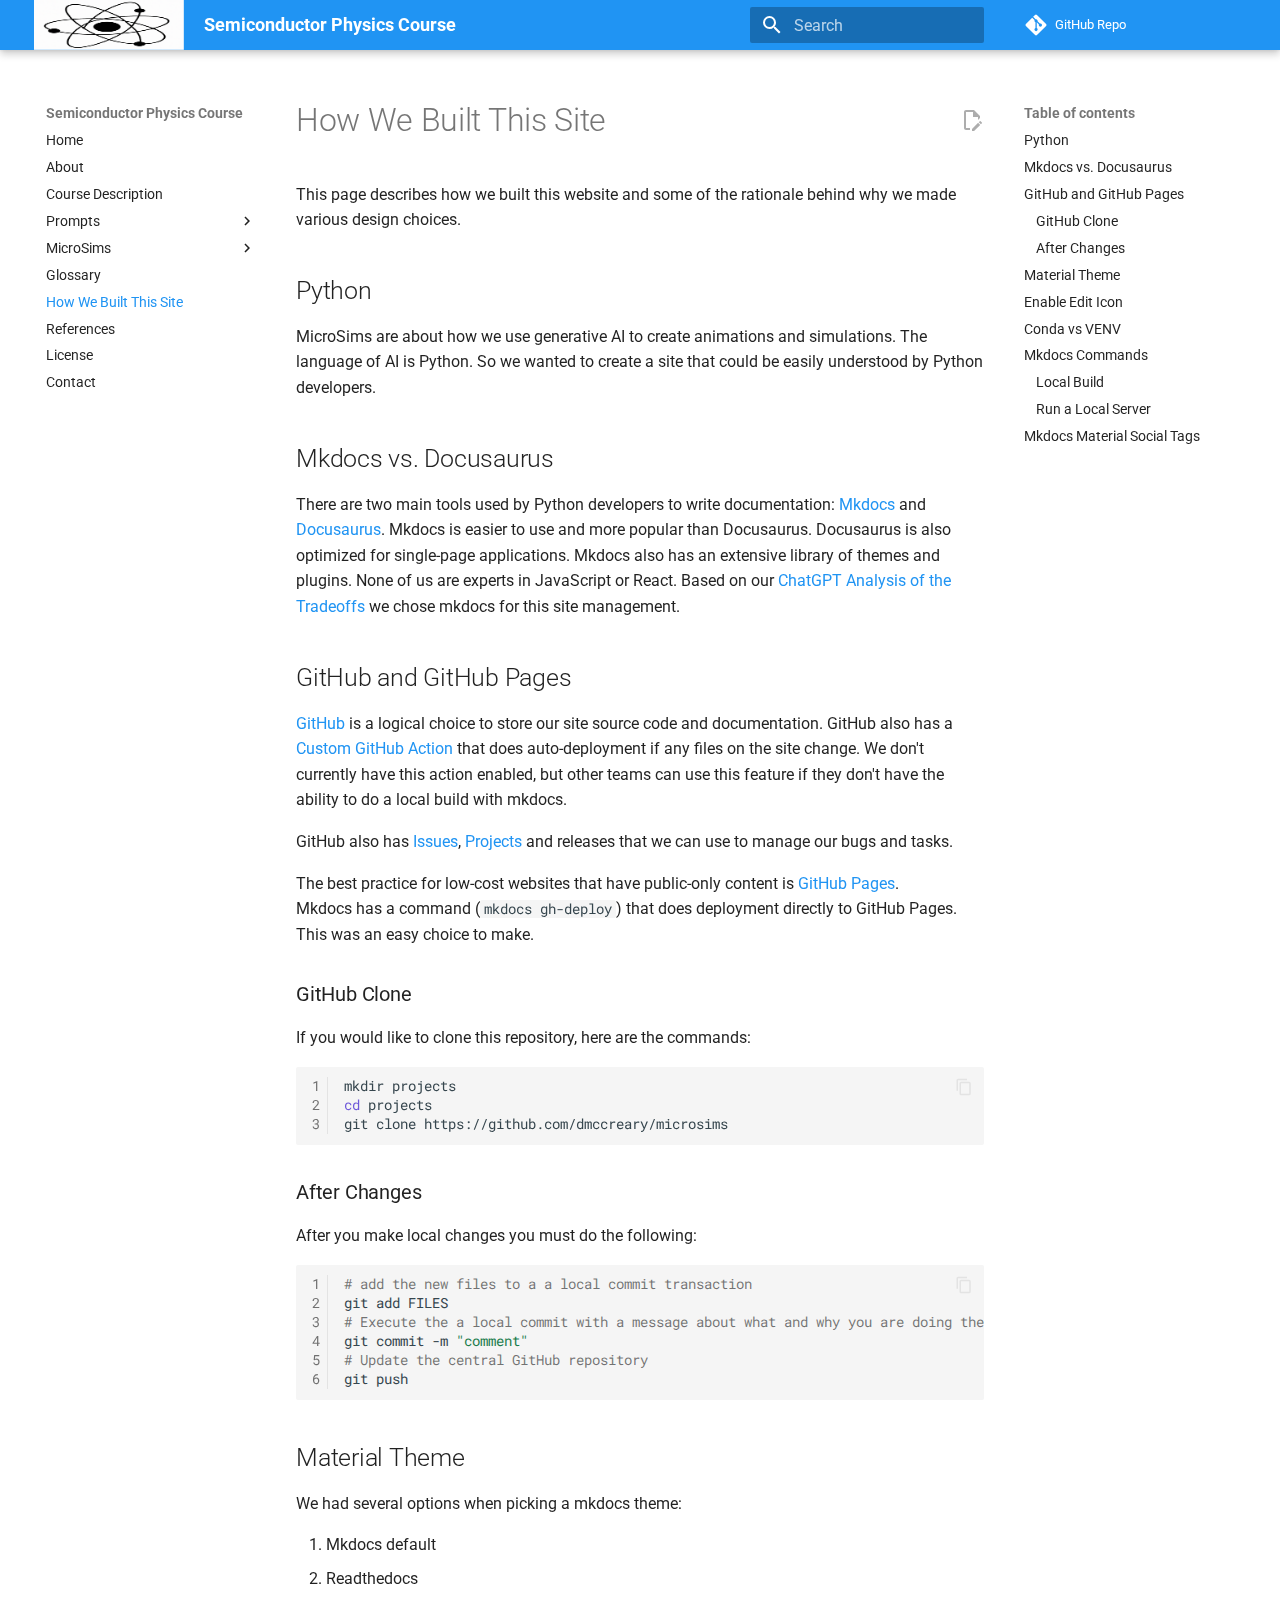
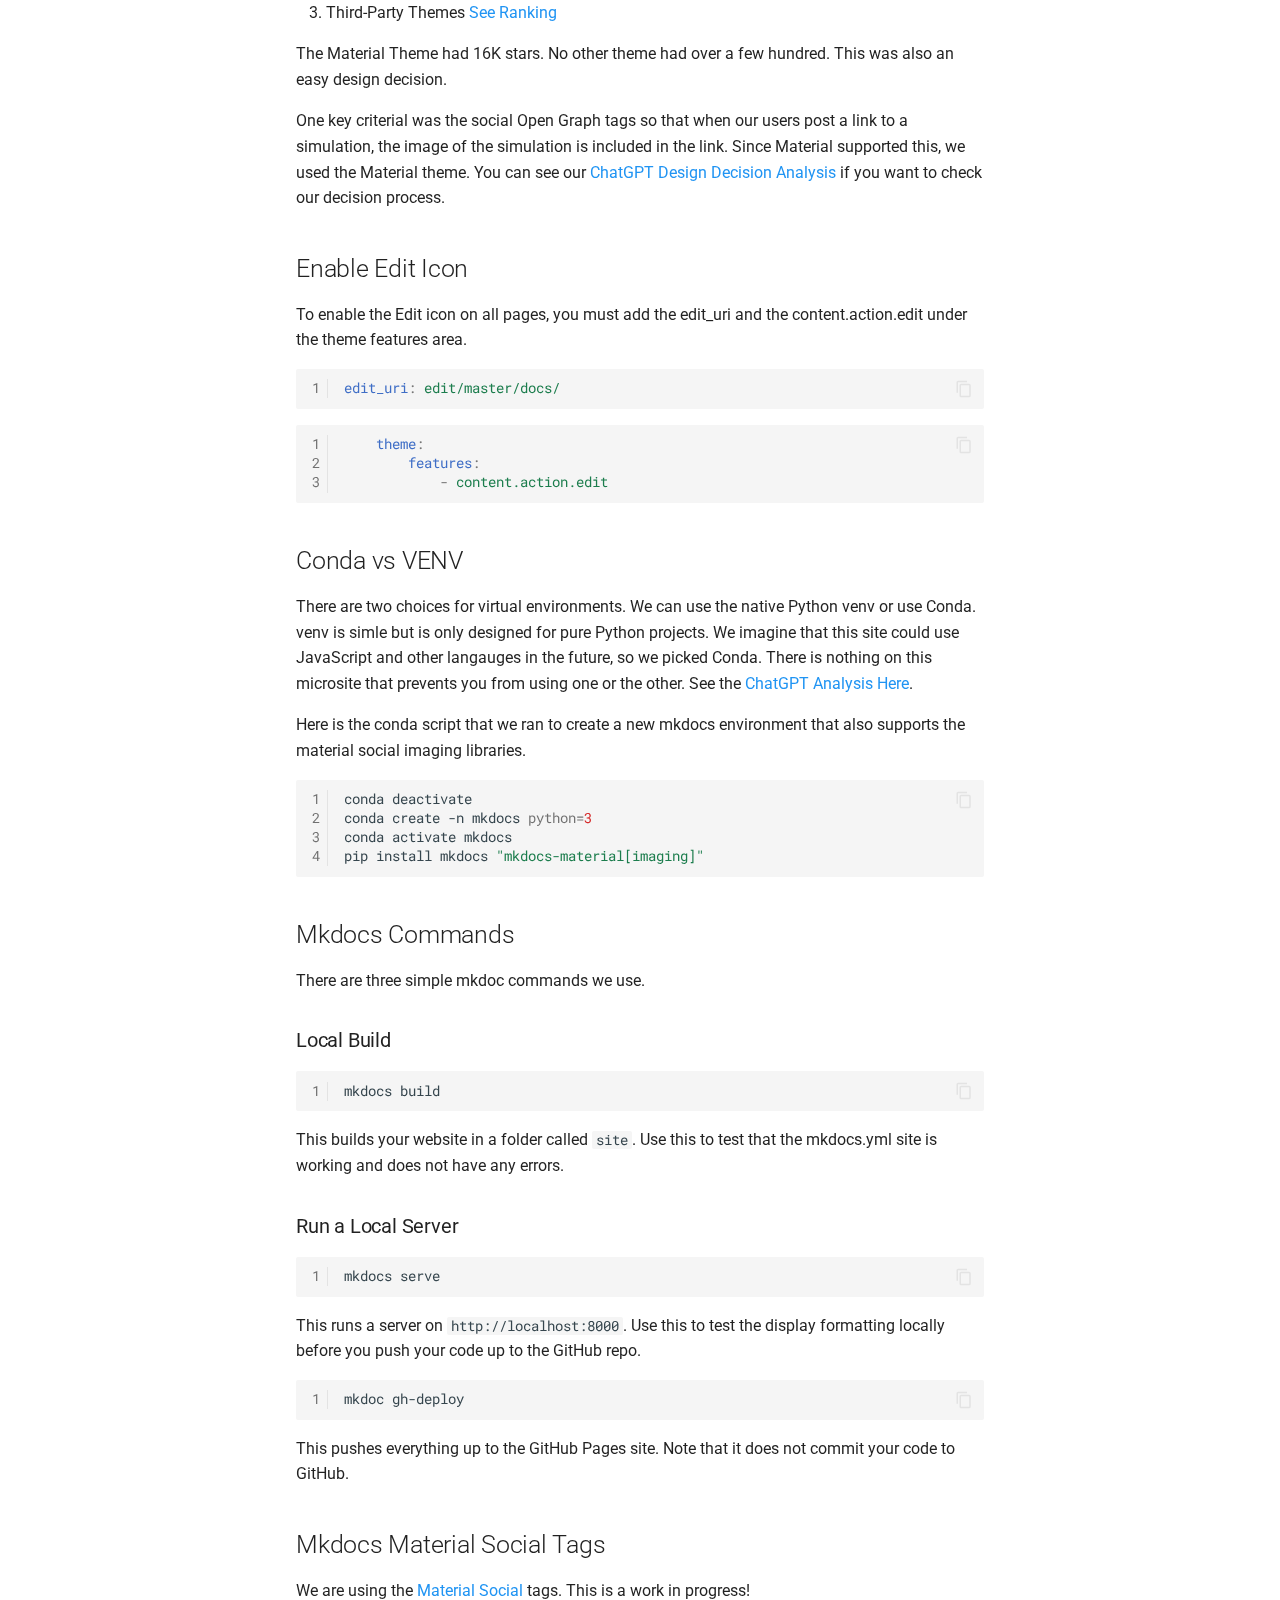
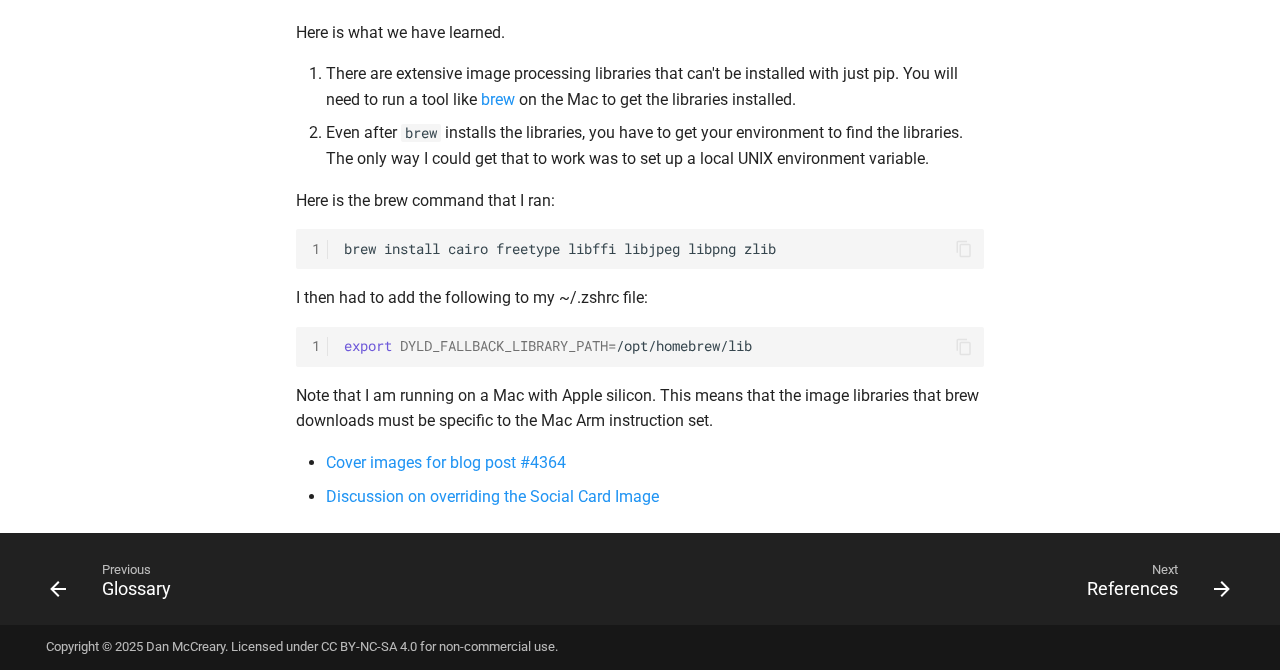
<file: how-we-built-this-site/index.html>
<!doctype html>
<html lang="en" class="no-js">
  <head>
    
      <meta charset="utf-8">
      <meta name="viewport" content="width=device-width,initial-scale=1">
      
        <meta name="description" content="Resources for teaching a college-level course on semiconductor physics with a focus on creating interactive simulations.">
      
      
        <meta name="author" content="Dan McCreary">
      
      
        <link rel="canonical" href="https://dmccreary.github.io/semiconductor-physics-course/how-we-built-this-site/">
      
      
        <link rel="prev" href="../glossary/">
      
      
        <link rel="next" href="../references/">
      
      
      <link rel="icon" href="../assets/images/favicon.png">
      <meta name="generator" content="mkdocs-1.6.1, mkdocs-material-9.5.43">
    
    
      
        <title>How We Built This Site - Semiconductor Physics Course</title>
      
    
    
      <link rel="stylesheet" href="../assets/stylesheets/main.0253249f.min.css">
      
        
        <link rel="stylesheet" href="../assets/stylesheets/palette.06af60db.min.css">
      
      


    
    
      
    
    
      
        
        
        <link rel="preconnect" href="https://fonts.gstatic.com" crossorigin>
        <link rel="stylesheet" href="https://fonts.googleapis.com/css?family=Roboto:300,300i,400,400i,700,700i%7CRoboto+Mono:400,400i,700,700i&display=fallback">
        <style>:root{--md-text-font:"Roboto";--md-code-font:"Roboto Mono"}</style>
      
    
    
      <link rel="stylesheet" href="../css/extra.css">
    
    <script>__md_scope=new URL("..",location),__md_hash=e=>[...e].reduce(((e,_)=>(e<<5)-e+_.charCodeAt(0)),0),__md_get=(e,_=localStorage,t=__md_scope)=>JSON.parse(_.getItem(t.pathname+"."+e)),__md_set=(e,_,t=localStorage,a=__md_scope)=>{try{t.setItem(a.pathname+"."+e,JSON.stringify(_))}catch(e){}}</script>
    
      

    
    
    
  </head>
  
  
    
    
    
    
    
    <body dir="ltr" data-md-color-scheme="default" data-md-color-primary="blue" data-md-color-accent="orange">
  
    
    <input class="md-toggle" data-md-toggle="drawer" type="checkbox" id="__drawer" autocomplete="off">
    <input class="md-toggle" data-md-toggle="search" type="checkbox" id="__search" autocomplete="off">
    <label class="md-overlay" for="__drawer"></label>
    <div data-md-component="skip">
      
        
        <a href="#how-we-built-this-site" class="md-skip">
          Skip to content
        </a>
      
    </div>
    <div data-md-component="announce">
      
    </div>
    
    
      

  

<header class="md-header md-header--shadow" data-md-component="header">
  <nav class="md-header__inner md-grid" aria-label="Header">
    <a href=".." title="Semiconductor Physics Course" class="md-header__button md-logo" aria-label="Semiconductor Physics Course" data-md-component="logo">
      
  <img src="../img/logo.png" alt="logo">

    </a>
    <label class="md-header__button md-icon" for="__drawer">
      
      <svg xmlns="http://www.w3.org/2000/svg" viewBox="0 0 24 24"><path d="M3 6h18v2H3zm0 5h18v2H3zm0 5h18v2H3z"/></svg>
    </label>
    <div class="md-header__title" data-md-component="header-title">
      <div class="md-header__ellipsis">
        <div class="md-header__topic">
          <span class="md-ellipsis">
            Semiconductor Physics Course
          </span>
        </div>
        <div class="md-header__topic" data-md-component="header-topic">
          <span class="md-ellipsis">
            
              How We Built This Site
            
          </span>
        </div>
      </div>
    </div>
    
      
    
    
    
    
      <label class="md-header__button md-icon" for="__search">
        
        <svg xmlns="http://www.w3.org/2000/svg" viewBox="0 0 24 24"><path d="M9.5 3A6.5 6.5 0 0 1 16 9.5c0 1.61-.59 3.09-1.56 4.23l.27.27h.79l5 5-1.5 1.5-5-5v-.79l-.27-.27A6.52 6.52 0 0 1 9.5 16 6.5 6.5 0 0 1 3 9.5 6.5 6.5 0 0 1 9.5 3m0 2C7 5 5 7 5 9.5S7 14 9.5 14 14 12 14 9.5 12 5 9.5 5"/></svg>
      </label>
      <div class="md-search" data-md-component="search" role="dialog">
  <label class="md-search__overlay" for="__search"></label>
  <div class="md-search__inner" role="search">
    <form class="md-search__form" name="search">
      <input type="text" class="md-search__input" name="query" aria-label="Search" placeholder="Search" autocapitalize="off" autocorrect="off" autocomplete="off" spellcheck="false" data-md-component="search-query" required>
      <label class="md-search__icon md-icon" for="__search">
        
        <svg xmlns="http://www.w3.org/2000/svg" viewBox="0 0 24 24"><path d="M9.5 3A6.5 6.5 0 0 1 16 9.5c0 1.61-.59 3.09-1.56 4.23l.27.27h.79l5 5-1.5 1.5-5-5v-.79l-.27-.27A6.52 6.52 0 0 1 9.5 16 6.5 6.5 0 0 1 3 9.5 6.5 6.5 0 0 1 9.5 3m0 2C7 5 5 7 5 9.5S7 14 9.5 14 14 12 14 9.5 12 5 9.5 5"/></svg>
        
        <svg xmlns="http://www.w3.org/2000/svg" viewBox="0 0 24 24"><path d="M20 11v2H8l5.5 5.5-1.42 1.42L4.16 12l7.92-7.92L13.5 5.5 8 11z"/></svg>
      </label>
      <nav class="md-search__options" aria-label="Search">
        
        <button type="reset" class="md-search__icon md-icon" title="Clear" aria-label="Clear" tabindex="-1">
          
          <svg xmlns="http://www.w3.org/2000/svg" viewBox="0 0 24 24"><path d="M19 6.41 17.59 5 12 10.59 6.41 5 5 6.41 10.59 12 5 17.59 6.41 19 12 13.41 17.59 19 19 17.59 13.41 12z"/></svg>
        </button>
      </nav>
      
    </form>
    <div class="md-search__output">
      <div class="md-search__scrollwrap" tabindex="0" data-md-scrollfix>
        <div class="md-search-result" data-md-component="search-result">
          <div class="md-search-result__meta">
            Initializing search
          </div>
          <ol class="md-search-result__list" role="presentation"></ol>
        </div>
      </div>
    </div>
  </div>
</div>
    
    
      <div class="md-header__source">
        <a href="https://github.com/dmccreary/semiconductor-physics-course" title="Go to repository" class="md-source" data-md-component="source">
  <div class="md-source__icon md-icon">
    
    <svg xmlns="http://www.w3.org/2000/svg" viewBox="0 0 448 512"><!--! Font Awesome Free 6.6.0 by @fontawesome - https://fontawesome.com License - https://fontawesome.com/license/free (Icons: CC BY 4.0, Fonts: SIL OFL 1.1, Code: MIT License) Copyright 2024 Fonticons, Inc.--><path d="M439.55 236.05 244 40.45a28.87 28.87 0 0 0-40.81 0l-40.66 40.63 51.52 51.52c27.06-9.14 52.68 16.77 43.39 43.68l49.66 49.66c34.23-11.8 61.18 31 35.47 56.69-26.49 26.49-70.21-2.87-56-37.34L240.22 199v121.85c25.3 12.54 22.26 41.85 9.08 55a34.34 34.34 0 0 1-48.55 0c-17.57-17.6-11.07-46.91 11.25-56v-123c-20.8-8.51-24.6-30.74-18.64-45L142.57 101 8.45 235.14a28.86 28.86 0 0 0 0 40.81l195.61 195.6a28.86 28.86 0 0 0 40.8 0l194.69-194.69a28.86 28.86 0 0 0 0-40.81"/></svg>
  </div>
  <div class="md-source__repository">
    GitHub Repo
  </div>
</a>
      </div>
    
  </nav>
  
</header>
    
    <div class="md-container" data-md-component="container">
      
      
        
          
        
      
      <main class="md-main" data-md-component="main">
        <div class="md-main__inner md-grid">
          
            
              
              <div class="md-sidebar md-sidebar--primary" data-md-component="sidebar" data-md-type="navigation" >
                <div class="md-sidebar__scrollwrap">
                  <div class="md-sidebar__inner">
                    



<nav class="md-nav md-nav--primary" aria-label="Navigation" data-md-level="0">
  <label class="md-nav__title" for="__drawer">
    <a href=".." title="Semiconductor Physics Course" class="md-nav__button md-logo" aria-label="Semiconductor Physics Course" data-md-component="logo">
      
  <img src="../img/logo.png" alt="logo">

    </a>
    Semiconductor Physics Course
  </label>
  
    <div class="md-nav__source">
      <a href="https://github.com/dmccreary/semiconductor-physics-course" title="Go to repository" class="md-source" data-md-component="source">
  <div class="md-source__icon md-icon">
    
    <svg xmlns="http://www.w3.org/2000/svg" viewBox="0 0 448 512"><!--! Font Awesome Free 6.6.0 by @fontawesome - https://fontawesome.com License - https://fontawesome.com/license/free (Icons: CC BY 4.0, Fonts: SIL OFL 1.1, Code: MIT License) Copyright 2024 Fonticons, Inc.--><path d="M439.55 236.05 244 40.45a28.87 28.87 0 0 0-40.81 0l-40.66 40.63 51.52 51.52c27.06-9.14 52.68 16.77 43.39 43.68l49.66 49.66c34.23-11.8 61.18 31 35.47 56.69-26.49 26.49-70.21-2.87-56-37.34L240.22 199v121.85c25.3 12.54 22.26 41.85 9.08 55a34.34 34.34 0 0 1-48.55 0c-17.57-17.6-11.07-46.91 11.25-56v-123c-20.8-8.51-24.6-30.74-18.64-45L142.57 101 8.45 235.14a28.86 28.86 0 0 0 0 40.81l195.61 195.6a28.86 28.86 0 0 0 40.8 0l194.69-194.69a28.86 28.86 0 0 0 0-40.81"/></svg>
  </div>
  <div class="md-source__repository">
    GitHub Repo
  </div>
</a>
    </div>
  
  <ul class="md-nav__list" data-md-scrollfix>
    
      
      
  
  
  
  
    <li class="md-nav__item">
      <a href=".." class="md-nav__link">
        
  
  <span class="md-ellipsis">
    Home
  </span>
  

      </a>
    </li>
  

    
      
      
  
  
  
  
    <li class="md-nav__item">
      <a href="../about/" class="md-nav__link">
        
  
  <span class="md-ellipsis">
    About
  </span>
  

      </a>
    </li>
  

    
      
      
  
  
  
  
    <li class="md-nav__item">
      <a href="../course-description/" class="md-nav__link">
        
  
  <span class="md-ellipsis">
    Course Description
  </span>
  

      </a>
    </li>
  

    
      
      
  
  
  
  
    
    
      
        
          
        
      
        
      
        
      
    
    
    
      
        
        
      
    
    <li class="md-nav__item md-nav__item--pruned md-nav__item--nested">
      
        
  
  
    <a href="../prompts/" class="md-nav__link">
      
  
  <span class="md-ellipsis">
    Prompts
  </span>
  

      
        <span class="md-nav__icon md-icon"></span>
      
    </a>
  

      
    </li>
  

    
      
      
  
  
  
  
    
    
      
        
          
        
      
        
          
        
      
    
    
    
      
        
        
      
    
    <li class="md-nav__item md-nav__item--pruned md-nav__item--nested">
      
        
  
  
    <a href="../sims/" class="md-nav__link">
      
  
  <span class="md-ellipsis">
    MicroSims
  </span>
  

      
        <span class="md-nav__icon md-icon"></span>
      
    </a>
  

      
    </li>
  

    
      
      
  
  
  
  
    <li class="md-nav__item">
      <a href="../glossary/" class="md-nav__link">
        
  
  <span class="md-ellipsis">
    Glossary
  </span>
  

      </a>
    </li>
  

    
      
      
  
  
    
  
  
  
    <li class="md-nav__item md-nav__item--active">
      
      <input class="md-nav__toggle md-toggle" type="checkbox" id="__toc">
      
      
        
      
      
        <label class="md-nav__link md-nav__link--active" for="__toc">
          
  
  <span class="md-ellipsis">
    How We Built This Site
  </span>
  

          <span class="md-nav__icon md-icon"></span>
        </label>
      
      <a href="./" class="md-nav__link md-nav__link--active">
        
  
  <span class="md-ellipsis">
    How We Built This Site
  </span>
  

      </a>
      
        

<nav class="md-nav md-nav--secondary" aria-label="Table of contents">
  
  
  
    
  
  
    <label class="md-nav__title" for="__toc">
      <span class="md-nav__icon md-icon"></span>
      Table of contents
    </label>
    <ul class="md-nav__list" data-md-component="toc" data-md-scrollfix>
      
        <li class="md-nav__item">
  <a href="#python" class="md-nav__link">
    <span class="md-ellipsis">
      Python
    </span>
  </a>
  
</li>
      
        <li class="md-nav__item">
  <a href="#mkdocs-vs-docusaurus" class="md-nav__link">
    <span class="md-ellipsis">
      Mkdocs vs. Docusaurus
    </span>
  </a>
  
</li>
      
        <li class="md-nav__item">
  <a href="#github-and-github-pages" class="md-nav__link">
    <span class="md-ellipsis">
      GitHub and GitHub Pages
    </span>
  </a>
  
    <nav class="md-nav" aria-label="GitHub and GitHub Pages">
      <ul class="md-nav__list">
        
          <li class="md-nav__item">
  <a href="#github-clone" class="md-nav__link">
    <span class="md-ellipsis">
      GitHub Clone
    </span>
  </a>
  
</li>
        
          <li class="md-nav__item">
  <a href="#after-changes" class="md-nav__link">
    <span class="md-ellipsis">
      After Changes
    </span>
  </a>
  
</li>
        
      </ul>
    </nav>
  
</li>
      
        <li class="md-nav__item">
  <a href="#material-theme" class="md-nav__link">
    <span class="md-ellipsis">
      Material Theme
    </span>
  </a>
  
</li>
      
        <li class="md-nav__item">
  <a href="#enable-edit-icon" class="md-nav__link">
    <span class="md-ellipsis">
      Enable Edit Icon
    </span>
  </a>
  
</li>
      
        <li class="md-nav__item">
  <a href="#conda-vs-venv" class="md-nav__link">
    <span class="md-ellipsis">
      Conda vs VENV
    </span>
  </a>
  
</li>
      
        <li class="md-nav__item">
  <a href="#mkdocs-commands" class="md-nav__link">
    <span class="md-ellipsis">
      Mkdocs Commands
    </span>
  </a>
  
    <nav class="md-nav" aria-label="Mkdocs Commands">
      <ul class="md-nav__list">
        
          <li class="md-nav__item">
  <a href="#local-build" class="md-nav__link">
    <span class="md-ellipsis">
      Local Build
    </span>
  </a>
  
</li>
        
          <li class="md-nav__item">
  <a href="#run-a-local-server" class="md-nav__link">
    <span class="md-ellipsis">
      Run a Local Server
    </span>
  </a>
  
</li>
        
      </ul>
    </nav>
  
</li>
      
        <li class="md-nav__item">
  <a href="#mkdocs-material-social-tags" class="md-nav__link">
    <span class="md-ellipsis">
      Mkdocs Material Social Tags
    </span>
  </a>
  
</li>
      
    </ul>
  
</nav>
      
    </li>
  

    
      
      
  
  
  
  
    <li class="md-nav__item">
      <a href="../references/" class="md-nav__link">
        
  
  <span class="md-ellipsis">
    References
  </span>
  

      </a>
    </li>
  

    
      
      
  
  
  
  
    <li class="md-nav__item">
      <a href="../license/" class="md-nav__link">
        
  
  <span class="md-ellipsis">
    License
  </span>
  

      </a>
    </li>
  

    
      
      
  
  
  
  
    <li class="md-nav__item">
      <a href="../contact/" class="md-nav__link">
        
  
  <span class="md-ellipsis">
    Contact
  </span>
  

      </a>
    </li>
  

    
  </ul>
</nav>
                  </div>
                </div>
              </div>
            
            
              
              <div class="md-sidebar md-sidebar--secondary" data-md-component="sidebar" data-md-type="toc" >
                <div class="md-sidebar__scrollwrap">
                  <div class="md-sidebar__inner">
                    

<nav class="md-nav md-nav--secondary" aria-label="Table of contents">
  
  
  
    
  
  
    <label class="md-nav__title" for="__toc">
      <span class="md-nav__icon md-icon"></span>
      Table of contents
    </label>
    <ul class="md-nav__list" data-md-component="toc" data-md-scrollfix>
      
        <li class="md-nav__item">
  <a href="#python" class="md-nav__link">
    <span class="md-ellipsis">
      Python
    </span>
  </a>
  
</li>
      
        <li class="md-nav__item">
  <a href="#mkdocs-vs-docusaurus" class="md-nav__link">
    <span class="md-ellipsis">
      Mkdocs vs. Docusaurus
    </span>
  </a>
  
</li>
      
        <li class="md-nav__item">
  <a href="#github-and-github-pages" class="md-nav__link">
    <span class="md-ellipsis">
      GitHub and GitHub Pages
    </span>
  </a>
  
    <nav class="md-nav" aria-label="GitHub and GitHub Pages">
      <ul class="md-nav__list">
        
          <li class="md-nav__item">
  <a href="#github-clone" class="md-nav__link">
    <span class="md-ellipsis">
      GitHub Clone
    </span>
  </a>
  
</li>
        
          <li class="md-nav__item">
  <a href="#after-changes" class="md-nav__link">
    <span class="md-ellipsis">
      After Changes
    </span>
  </a>
  
</li>
        
      </ul>
    </nav>
  
</li>
      
        <li class="md-nav__item">
  <a href="#material-theme" class="md-nav__link">
    <span class="md-ellipsis">
      Material Theme
    </span>
  </a>
  
</li>
      
        <li class="md-nav__item">
  <a href="#enable-edit-icon" class="md-nav__link">
    <span class="md-ellipsis">
      Enable Edit Icon
    </span>
  </a>
  
</li>
      
        <li class="md-nav__item">
  <a href="#conda-vs-venv" class="md-nav__link">
    <span class="md-ellipsis">
      Conda vs VENV
    </span>
  </a>
  
</li>
      
        <li class="md-nav__item">
  <a href="#mkdocs-commands" class="md-nav__link">
    <span class="md-ellipsis">
      Mkdocs Commands
    </span>
  </a>
  
    <nav class="md-nav" aria-label="Mkdocs Commands">
      <ul class="md-nav__list">
        
          <li class="md-nav__item">
  <a href="#local-build" class="md-nav__link">
    <span class="md-ellipsis">
      Local Build
    </span>
  </a>
  
</li>
        
          <li class="md-nav__item">
  <a href="#run-a-local-server" class="md-nav__link">
    <span class="md-ellipsis">
      Run a Local Server
    </span>
  </a>
  
</li>
        
      </ul>
    </nav>
  
</li>
      
        <li class="md-nav__item">
  <a href="#mkdocs-material-social-tags" class="md-nav__link">
    <span class="md-ellipsis">
      Mkdocs Material Social Tags
    </span>
  </a>
  
</li>
      
    </ul>
  
</nav>
                  </div>
                </div>
              </div>
            
          
          
            <div class="md-content" data-md-component="content">
              <article class="md-content__inner md-typeset">
                
                  

  
    <a href="https://github.com/dmccreary/semiconductor-physics-course/blob/master/docs/how-we-built-this-site.md" title="Edit this page" class="md-content__button md-icon">
      
      <svg xmlns="http://www.w3.org/2000/svg" viewBox="0 0 24 24"><path d="M10 20H6V4h7v5h5v3.1l2-2V8l-6-6H6c-1.1 0-2 .9-2 2v16c0 1.1.9 2 2 2h4zm10.2-7c.1 0 .3.1.4.2l1.3 1.3c.2.2.2.6 0 .8l-1 1-2.1-2.1 1-1c.1-.1.2-.2.4-.2m0 3.9L14.1 23H12v-2.1l6.1-6.1z"/></svg>
    </a>
  
  


<h1 id="how-we-built-this-site">How We Built This Site</h1>
<p>This page describes how we built this website and some of 
the rationale behind why we made various design choices.</p>
<h2 id="python">Python</h2>
<p>MicroSims are about how we use generative AI to create
animations and simulations.  The language of AI
is Python.  So we wanted to create a site that could
be easily understood by Python developers.</p>
<h2 id="mkdocs-vs-docusaurus">Mkdocs vs. Docusaurus</h2>
<p>There are two main tools used by Python developers
to write documentation: <a href="http://mkdocs.org">Mkdocs</a>
and <a href="https://docusaurus.io/">Docusaurus</a>.  Mkdocs
is easier to use and more popular than Docusaurus.
Docusaurus is also optimized for single-page applications.
Mkdocs also has an extensive library of themes and plugins.
None of us are experts in JavaScript or React.
Based on our <a href="https://chat.openai.com/share/c7fea52c-3ef2-4837-a70a-fc9bdb919d9a">ChatGPT Analysis of the Tradeoffs</a>
we chose mkdocs for this site management.</p>
<h2 id="github-and-github-pages">GitHub and GitHub Pages</h2>
<p><a href="http://github.com">GitHub</a> is a logical choice to store our 
site source code and documentation.  GitHub also has
a <a href="https://github.com/marketplace/actions/deploy-mkdocs">Custom GitHub Action</a>
that does auto-deployment if any files on the site change.
We don't currently have this action enabled, but other
teams can use this feature if they don't have the ability
to do a local build with mkdocs.</p>
<p>GitHub also has <a href="https://github.com/dmccreary/microsims/issues">Issues</a>, 
<a href="https://github.com/users/dmccreary/projects/2">Projects</a> and releases
that we can use to manage our bugs and tasks.</p>
<p>The best practice for low-cost websites that have public-only
content is <a href="https://pages.github.com/">GitHub Pages</a>.<br />
Mkdocs has a command (<code>mkdocs gh-deploy</code>) that does
deployment directly to GitHub Pages.  This was an easy choice to make.</p>
<h3 id="github-clone">GitHub Clone</h3>
<p>If you would like to clone this repository, here are the commands:</p>
<div class="highlight"><table class="highlighttable"><tr><td class="linenos"><div class="linenodiv"><pre><span></span><span class="normal">1</span>
<span class="normal">2</span>
<span class="normal">3</span></pre></div></td><td class="code"><div><pre><span></span><code>mkdir<span class="w"> </span>projects
<span class="nb">cd</span><span class="w"> </span>projects
git<span class="w"> </span>clone<span class="w"> </span>https://github.com/dmccreary/microsims
</code></pre></div></td></tr></table></div>
<h3 id="after-changes">After Changes</h3>
<p>After you make local changes you must do the following:</p>
<div class="highlight"><table class="highlighttable"><tr><td class="linenos"><div class="linenodiv"><pre><span></span><span class="normal">1</span>
<span class="normal">2</span>
<span class="normal">3</span>
<span class="normal">4</span>
<span class="normal">5</span>
<span class="normal">6</span></pre></div></td><td class="code"><div><pre><span></span><code><span class="c1"># add the new files to a a local commit transaction</span>
git<span class="w"> </span>add<span class="w"> </span>FILES
<span class="c1"># Execute the a local commit with a message about what and why you are doing the commit</span>
git<span class="w"> </span>commit<span class="w"> </span>-m<span class="w"> </span><span class="s2">&quot;comment&quot;</span>
<span class="c1"># Update the central GitHub repository</span>
git<span class="w"> </span>push
</code></pre></div></td></tr></table></div>
<h2 id="material-theme">Material Theme</h2>
<p>We had several options when picking a mkdocs theme:</p>
<ol>
<li>Mkdocs default</li>
<li>Readthedocs</li>
<li>Third-Party Themes <a href="https://github.com/mkdocs/catalog#-theming">See Ranking</a></li>
</ol>
<p>The Material Theme had 16K stars.  No other theme had over a few hundred.
This was also an easy design decision.</p>
<p>One key criterial was the social Open Graph tags so that when our users
post a link to a simulation, the image of the simulation is included
in the link.  Since Material supported this, we used the Material theme.
You can see our <a href="https://chat.openai.com/share/d152cc79-73eb-4112-8be2-f03459d7b312">ChatGPT Design Decision Analysis</a> if you want
to check our decision process.</p>
<h2 id="enable-edit-icon">Enable Edit Icon</h2>
<p>To enable the Edit icon on all pages, you must add
the edit_uri and the content.action.edit under the theme features area.</p>
<div class="highlight"><table class="highlighttable"><tr><td class="linenos"><div class="linenodiv"><pre><span></span><span class="normal">1</span></pre></div></td><td class="code"><div><pre><span></span><code><span class="nt">edit_uri</span><span class="p">:</span><span class="w"> </span><span class="l l-Scalar l-Scalar-Plain">edit/master/docs/</span>
</code></pre></div></td></tr></table></div>
<div class="highlight"><table class="highlighttable"><tr><td class="linenos"><div class="linenodiv"><pre><span></span><span class="normal">1</span>
<span class="normal">2</span>
<span class="normal">3</span></pre></div></td><td class="code"><div><pre><span></span><code><span class="w">    </span><span class="nt">theme</span><span class="p">:</span>
<span class="w">        </span><span class="nt">features</span><span class="p">:</span>
<span class="w">            </span><span class="p p-Indicator">-</span><span class="w"> </span><span class="l l-Scalar l-Scalar-Plain">content.action.edit</span>
</code></pre></div></td></tr></table></div>
<h2 id="conda-vs-venv">Conda vs VENV</h2>
<p>There are two choices for virtual environments.  We can
use the native Python venv or use Conda.  venv is simle
but is only designed for pure Python projects.  We imagine
that this site could use JavaScript and other langauges
in the future, so we picked Conda. There is nothing
on this microsite that prevents you from using one or
the other.  See the <a href="https://chat.openai.com/share/f2a6a7e2-5b8d-4ec0-8755-4a06b4b574f6">ChatGPT Analysis Here</a>.</p>
<p>Here is the conda script that we ran to create a new mkdocs environment that also
supports the material social imaging libraries.</p>
<div class="highlight"><table class="highlighttable"><tr><td class="linenos"><div class="linenodiv"><pre><span></span><span class="normal">1</span>
<span class="normal">2</span>
<span class="normal">3</span>
<span class="normal">4</span></pre></div></td><td class="code"><div><pre><span></span><code>conda<span class="w"> </span>deactivate
conda<span class="w"> </span>create<span class="w"> </span>-n<span class="w"> </span>mkdocs<span class="w"> </span><span class="nv">python</span><span class="o">=</span><span class="m">3</span>
conda<span class="w"> </span>activate<span class="w"> </span>mkdocs
pip<span class="w"> </span>install<span class="w"> </span>mkdocs<span class="w"> </span><span class="s2">&quot;mkdocs-material[imaging]&quot;</span>
</code></pre></div></td></tr></table></div>
<h2 id="mkdocs-commands">Mkdocs Commands</h2>
<p>There are three simple mkdoc commands we use.</p>
<h3 id="local-build">Local Build</h3>
<div class="highlight"><table class="highlighttable"><tr><td class="linenos"><div class="linenodiv"><pre><span></span><span class="normal">1</span></pre></div></td><td class="code"><div><pre><span></span><code>mkdocs<span class="w"> </span>build
</code></pre></div></td></tr></table></div>
<p>This builds your website in a folder called <code>site</code>.  Use
this to test that the mkdocs.yml site is working and does not
have any errors.</p>
<h3 id="run-a-local-server">Run a Local Server</h3>
<div class="highlight"><table class="highlighttable"><tr><td class="linenos"><div class="linenodiv"><pre><span></span><span class="normal">1</span></pre></div></td><td class="code"><div><pre><span></span><code>mkdocs<span class="w"> </span>serve
</code></pre></div></td></tr></table></div>
<p>This runs a server on <code>http://localhost:8000</code>.
Use this to test the display formatting locally
before you push your code up to the GitHub repo.</p>
<div class="highlight"><table class="highlighttable"><tr><td class="linenos"><div class="linenodiv"><pre><span></span><span class="normal">1</span></pre></div></td><td class="code"><div><pre><span></span><code>mkdoc<span class="w"> </span>gh-deploy
</code></pre></div></td></tr></table></div>
<p>This pushes everything up to the GitHub Pages site.
Note that it does not commit your code to GitHub.</p>
<h2 id="mkdocs-material-social-tags">Mkdocs Material Social Tags</h2>
<p>We are using the <a href="https://squidfunk.github.io/mkdocs-material/setup/setting-up-social-cards/">Material Social</a> tags.  This
is a work in progress!</p>
<p>Here is what we have learned.</p>
<ol>
<li>There are extensive image processing libraries that can't be installed with just pip.  You will need to run a tool like <a href="https://brew.sh/">brew</a> on the Mac to get the libraries installed.</li>
<li>Even after <code>brew</code> installs the libraries, you have to get your environment to find the libraries.  The only way I could get that to work was to set up a local UNIX environment variable.</li>
</ol>
<p>Here is the brew command that I ran:</p>
<div class="highlight"><table class="highlighttable"><tr><td class="linenos"><div class="linenodiv"><pre><span></span><span class="normal">1</span></pre></div></td><td class="code"><div><pre><span></span><code>brew<span class="w"> </span>install<span class="w"> </span>cairo<span class="w"> </span>freetype<span class="w"> </span>libffi<span class="w"> </span>libjpeg<span class="w"> </span>libpng<span class="w"> </span>zlib
</code></pre></div></td></tr></table></div>
<p>I then had to add the following to my ~/.zshrc file:</p>
<div class="highlight"><table class="highlighttable"><tr><td class="linenos"><div class="linenodiv"><pre><span></span><span class="normal">1</span></pre></div></td><td class="code"><div><pre><span></span><code><span class="nb">export</span><span class="w"> </span><span class="nv">DYLD_FALLBACK_LIBRARY_PATH</span><span class="o">=</span>/opt/homebrew/lib
</code></pre></div></td></tr></table></div>
<p>Note that I am running on a Mac with Apple silicon.  This means that the
image libraries that brew downloads must be specific to the Mac Arm
instruction set.</p>
<ul>
<li><a href="https://github.com/squidfunk/mkdocs-material/issues/4364">Cover images for blog post #4364</a></li>
<li><a href="https://github.com/squidfunk/mkdocs-material/discussions/5162">Discussion on overriding the Social Card Image</a></li>
</ul>












                
              </article>
            </div>
          
          
<script>var target=document.getElementById(location.hash.slice(1));target&&target.name&&(target.checked=target.name.startsWith("__tabbed_"))</script>
        </div>
        
          <button type="button" class="md-top md-icon" data-md-component="top" hidden>
  
  <svg xmlns="http://www.w3.org/2000/svg" viewBox="0 0 24 24"><path d="M13 20h-2V8l-5.5 5.5-1.42-1.42L12 4.16l7.92 7.92-1.42 1.42L13 8z"/></svg>
  Back to top
</button>
        
      </main>
      
        <footer class="md-footer">
  
    
      
      <nav class="md-footer__inner md-grid" aria-label="Footer" >
        
          
          <a href="../glossary/" class="md-footer__link md-footer__link--prev" aria-label="Previous: Glossary">
            <div class="md-footer__button md-icon">
              
              <svg xmlns="http://www.w3.org/2000/svg" viewBox="0 0 24 24"><path d="M20 11v2H8l5.5 5.5-1.42 1.42L4.16 12l7.92-7.92L13.5 5.5 8 11z"/></svg>
            </div>
            <div class="md-footer__title">
              <span class="md-footer__direction">
                Previous
              </span>
              <div class="md-ellipsis">
                Glossary
              </div>
            </div>
          </a>
        
        
          
          <a href="../references/" class="md-footer__link md-footer__link--next" aria-label="Next: References">
            <div class="md-footer__title">
              <span class="md-footer__direction">
                Next
              </span>
              <div class="md-ellipsis">
                References
              </div>
            </div>
            <div class="md-footer__button md-icon">
              
              <svg xmlns="http://www.w3.org/2000/svg" viewBox="0 0 24 24"><path d="M4 11v2h12l-5.5 5.5 1.42 1.42L19.84 12l-7.92-7.92L10.5 5.5 16 11z"/></svg>
            </div>
          </a>
        
      </nav>
    
  
  <div class="md-footer-meta md-typeset">
    <div class="md-footer-meta__inner md-grid">
      <div class="md-copyright">
  
    <div class="md-copyright__highlight">
      Copyright &copy; 2025 Dan McCreary. Licensed under <a href="license/">CC BY-NC-SA 4.0</a> for non-commercial use.
    </div>
  
  
</div>
      
    </div>
  </div>
</footer>
      
    </div>
    <div class="md-dialog" data-md-component="dialog">
      <div class="md-dialog__inner md-typeset"></div>
    </div>
    
    
    <script id="__config" type="application/json">{"base": "..", "features": ["content.code.copy", "navigation.expand", "navigation.path", "navigation.prune", "navigation.indexes", "toc.follow", "navigation.top", "navigation.footer", "content.action.edit"], "search": "../assets/javascripts/workers/search.6ce7567c.min.js", "translations": {"clipboard.copied": "Copied to clipboard", "clipboard.copy": "Copy to clipboard", "search.result.more.one": "1 more on this page", "search.result.more.other": "# more on this page", "search.result.none": "No matching documents", "search.result.one": "1 matching document", "search.result.other": "# matching documents", "search.result.placeholder": "Type to start searching", "search.result.term.missing": "Missing", "select.version": "Select version"}}</script>
    
    
      <script src="../assets/javascripts/bundle.83f73b43.min.js"></script>
      
    
  </body>
</html>
</file>
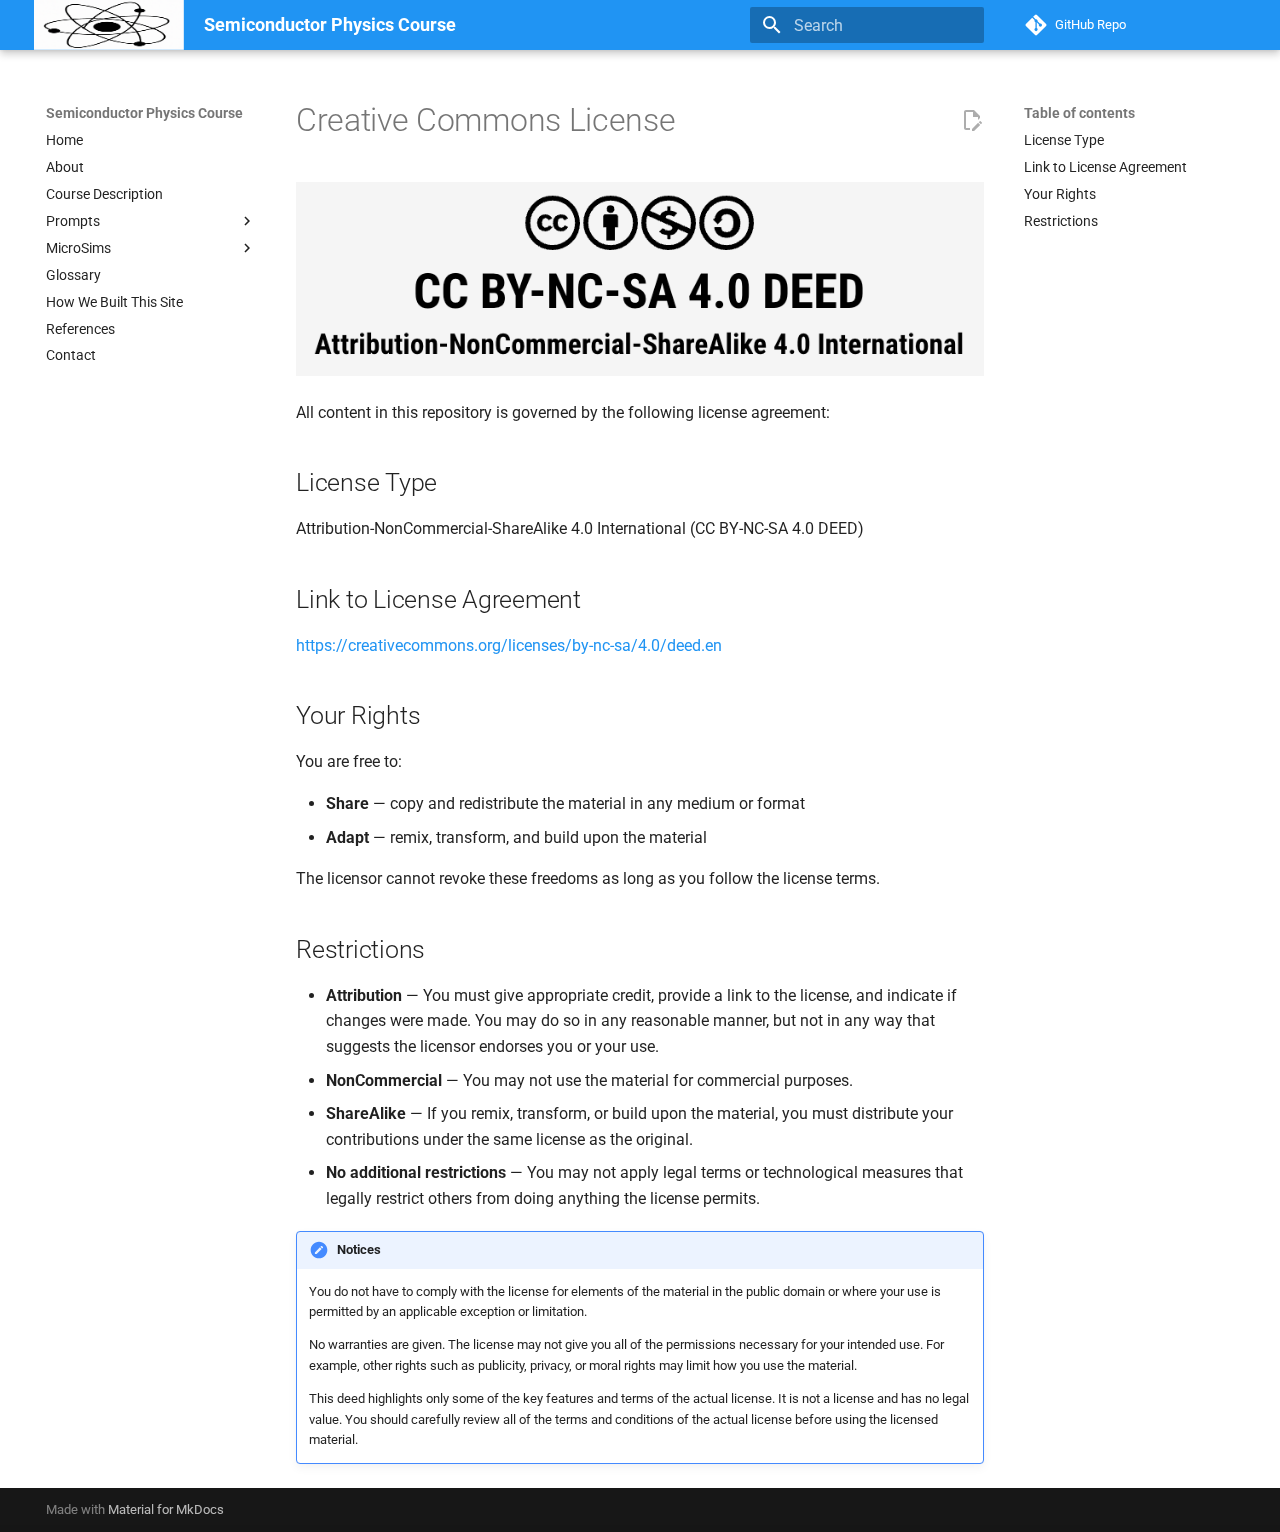
<file: license/index.html>
<!doctype html>
<html lang="en" class="no-js">
  <head>
    
      <meta charset="utf-8">
      <meta name="viewport" content="width=device-width,initial-scale=1">
      
        <meta name="description" content="Resources for teaching a college-level course on semiconductor physics with a focus on creating interactive simulations.">
      
      
        <meta name="author" content="Dan McCreary">
      
      
        <link rel="canonical" href="https://dmccreary.github.io/semiconductor-physics-course/license/">
      
      
      
      
      <link rel="icon" href="../assets/images/favicon.png">
      <meta name="generator" content="mkdocs-1.6.1, mkdocs-material-9.6.12">
    
    
      
        <title>Creative Commons License - Semiconductor Physics Course</title>
      
    
    
      <link rel="stylesheet" href="../assets/stylesheets/main.2afb09e1.min.css">
      
        
        <link rel="stylesheet" href="../assets/stylesheets/palette.06af60db.min.css">
      
      


    
    
      
    
    
      
        
        
        <link rel="preconnect" href="https://fonts.gstatic.com" crossorigin>
        <link rel="stylesheet" href="https://fonts.googleapis.com/css?family=Roboto:300,300i,400,400i,700,700i%7CRoboto+Mono:400,400i,700,700i&display=fallback">
        <style>:root{--md-text-font:"Roboto";--md-code-font:"Roboto Mono"}</style>
      
    
    
      <link rel="stylesheet" href="../css/extra.css">
    
    <script>__md_scope=new URL("..",location),__md_hash=e=>[...e].reduce(((e,_)=>(e<<5)-e+_.charCodeAt(0)),0),__md_get=(e,_=localStorage,t=__md_scope)=>JSON.parse(_.getItem(t.pathname+"."+e)),__md_set=(e,_,t=localStorage,a=__md_scope)=>{try{t.setItem(a.pathname+"."+e,JSON.stringify(_))}catch(e){}}</script>
    
      

    
    
    
  </head>
  
  
    
    
    
    
    
    <body dir="ltr" data-md-color-scheme="default" data-md-color-primary="blue" data-md-color-accent="orange">
  
    
    <input class="md-toggle" data-md-toggle="drawer" type="checkbox" id="__drawer" autocomplete="off">
    <input class="md-toggle" data-md-toggle="search" type="checkbox" id="__search" autocomplete="off">
    <label class="md-overlay" for="__drawer"></label>
    <div data-md-component="skip">
      
        
        <a href="#creative-commons-license" class="md-skip">
          Skip to content
        </a>
      
    </div>
    <div data-md-component="announce">
      
    </div>
    
    
      

  

<header class="md-header md-header--shadow" data-md-component="header">
  <nav class="md-header__inner md-grid" aria-label="Header">
    <a href=".." title="Semiconductor Physics Course" class="md-header__button md-logo" aria-label="Semiconductor Physics Course" data-md-component="logo">
      
  <img src="../img/logo.png" alt="logo">

    </a>
    <label class="md-header__button md-icon" for="__drawer">
      
      <svg xmlns="http://www.w3.org/2000/svg" viewBox="0 0 24 24"><path d="M3 6h18v2H3zm0 5h18v2H3zm0 5h18v2H3z"/></svg>
    </label>
    <div class="md-header__title" data-md-component="header-title">
      <div class="md-header__ellipsis">
        <div class="md-header__topic">
          <span class="md-ellipsis">
            Semiconductor Physics Course
          </span>
        </div>
        <div class="md-header__topic" data-md-component="header-topic">
          <span class="md-ellipsis">
            
              Creative Commons License
            
          </span>
        </div>
      </div>
    </div>
    
      
    
    
    
    
      
      
        <label class="md-header__button md-icon" for="__search">
          
          <svg xmlns="http://www.w3.org/2000/svg" viewBox="0 0 24 24"><path d="M9.5 3A6.5 6.5 0 0 1 16 9.5c0 1.61-.59 3.09-1.56 4.23l.27.27h.79l5 5-1.5 1.5-5-5v-.79l-.27-.27A6.52 6.52 0 0 1 9.5 16 6.5 6.5 0 0 1 3 9.5 6.5 6.5 0 0 1 9.5 3m0 2C7 5 5 7 5 9.5S7 14 9.5 14 14 12 14 9.5 12 5 9.5 5"/></svg>
        </label>
        <div class="md-search" data-md-component="search" role="dialog">
  <label class="md-search__overlay" for="__search"></label>
  <div class="md-search__inner" role="search">
    <form class="md-search__form" name="search">
      <input type="text" class="md-search__input" name="query" aria-label="Search" placeholder="Search" autocapitalize="off" autocorrect="off" autocomplete="off" spellcheck="false" data-md-component="search-query" required>
      <label class="md-search__icon md-icon" for="__search">
        
        <svg xmlns="http://www.w3.org/2000/svg" viewBox="0 0 24 24"><path d="M9.5 3A6.5 6.5 0 0 1 16 9.5c0 1.61-.59 3.09-1.56 4.23l.27.27h.79l5 5-1.5 1.5-5-5v-.79l-.27-.27A6.52 6.52 0 0 1 9.5 16 6.5 6.5 0 0 1 3 9.5 6.5 6.5 0 0 1 9.5 3m0 2C7 5 5 7 5 9.5S7 14 9.5 14 14 12 14 9.5 12 5 9.5 5"/></svg>
        
        <svg xmlns="http://www.w3.org/2000/svg" viewBox="0 0 24 24"><path d="M20 11v2H8l5.5 5.5-1.42 1.42L4.16 12l7.92-7.92L13.5 5.5 8 11z"/></svg>
      </label>
      <nav class="md-search__options" aria-label="Search">
        
        <button type="reset" class="md-search__icon md-icon" title="Clear" aria-label="Clear" tabindex="-1">
          
          <svg xmlns="http://www.w3.org/2000/svg" viewBox="0 0 24 24"><path d="M19 6.41 17.59 5 12 10.59 6.41 5 5 6.41 10.59 12 5 17.59 6.41 19 12 13.41 17.59 19 19 17.59 13.41 12z"/></svg>
        </button>
      </nav>
      
    </form>
    <div class="md-search__output">
      <div class="md-search__scrollwrap" tabindex="0" data-md-scrollfix>
        <div class="md-search-result" data-md-component="search-result">
          <div class="md-search-result__meta">
            Initializing search
          </div>
          <ol class="md-search-result__list" role="presentation"></ol>
        </div>
      </div>
    </div>
  </div>
</div>
      
    
    
      <div class="md-header__source">
        <a href="https://github.com/dmccreary/semiconductor-physics-course" title="Go to repository" class="md-source" data-md-component="source">
  <div class="md-source__icon md-icon">
    
    <svg xmlns="http://www.w3.org/2000/svg" viewBox="0 0 448 512"><!--! Font Awesome Free 6.7.2 by @fontawesome - https://fontawesome.com License - https://fontawesome.com/license/free (Icons: CC BY 4.0, Fonts: SIL OFL 1.1, Code: MIT License) Copyright 2024 Fonticons, Inc.--><path d="M439.55 236.05 244 40.45a28.87 28.87 0 0 0-40.81 0l-40.66 40.63 51.52 51.52c27.06-9.14 52.68 16.77 43.39 43.68l49.66 49.66c34.23-11.8 61.18 31 35.47 56.69-26.49 26.49-70.21-2.87-56-37.34L240.22 199v121.85c25.3 12.54 22.26 41.85 9.08 55a34.34 34.34 0 0 1-48.55 0c-17.57-17.6-11.07-46.91 11.25-56v-123c-20.8-8.51-24.6-30.74-18.64-45L142.57 101 8.45 235.14a28.86 28.86 0 0 0 0 40.81l195.61 195.6a28.86 28.86 0 0 0 40.8 0l194.69-194.69a28.86 28.86 0 0 0 0-40.81"/></svg>
  </div>
  <div class="md-source__repository">
    GitHub Repo
  </div>
</a>
      </div>
    
  </nav>
  
</header>
    
    <div class="md-container" data-md-component="container">
      
      
        
          
        
      
      <main class="md-main" data-md-component="main">
        <div class="md-main__inner md-grid">
          
            
              
              <div class="md-sidebar md-sidebar--primary" data-md-component="sidebar" data-md-type="navigation" >
                <div class="md-sidebar__scrollwrap">
                  <div class="md-sidebar__inner">
                    



<nav class="md-nav md-nav--primary" aria-label="Navigation" data-md-level="0">
  <label class="md-nav__title" for="__drawer">
    <a href=".." title="Semiconductor Physics Course" class="md-nav__button md-logo" aria-label="Semiconductor Physics Course" data-md-component="logo">
      
  <img src="../img/logo.png" alt="logo">

    </a>
    Semiconductor Physics Course
  </label>
  
    <div class="md-nav__source">
      <a href="https://github.com/dmccreary/semiconductor-physics-course" title="Go to repository" class="md-source" data-md-component="source">
  <div class="md-source__icon md-icon">
    
    <svg xmlns="http://www.w3.org/2000/svg" viewBox="0 0 448 512"><!--! Font Awesome Free 6.7.2 by @fontawesome - https://fontawesome.com License - https://fontawesome.com/license/free (Icons: CC BY 4.0, Fonts: SIL OFL 1.1, Code: MIT License) Copyright 2024 Fonticons, Inc.--><path d="M439.55 236.05 244 40.45a28.87 28.87 0 0 0-40.81 0l-40.66 40.63 51.52 51.52c27.06-9.14 52.68 16.77 43.39 43.68l49.66 49.66c34.23-11.8 61.18 31 35.47 56.69-26.49 26.49-70.21-2.87-56-37.34L240.22 199v121.85c25.3 12.54 22.26 41.85 9.08 55a34.34 34.34 0 0 1-48.55 0c-17.57-17.6-11.07-46.91 11.25-56v-123c-20.8-8.51-24.6-30.74-18.64-45L142.57 101 8.45 235.14a28.86 28.86 0 0 0 0 40.81l195.61 195.6a28.86 28.86 0 0 0 40.8 0l194.69-194.69a28.86 28.86 0 0 0 0-40.81"/></svg>
  </div>
  <div class="md-source__repository">
    GitHub Repo
  </div>
</a>
    </div>
  
  <ul class="md-nav__list" data-md-scrollfix>
    
      
      
  
  
  
  
    <li class="md-nav__item">
      <a href=".." class="md-nav__link">
        
  
  
  <span class="md-ellipsis">
    Home
    
  </span>
  

      </a>
    </li>
  

    
      
      
  
  
  
  
    <li class="md-nav__item">
      <a href="../about/" class="md-nav__link">
        
  
  
  <span class="md-ellipsis">
    About
    
  </span>
  

      </a>
    </li>
  

    
      
      
  
  
  
  
    <li class="md-nav__item">
      <a href="../course-description/" class="md-nav__link">
        
  
  
  <span class="md-ellipsis">
    Course Description
    
  </span>
  

      </a>
    </li>
  

    
      
      
  
  
  
  
    
    
      
        
          
        
      
        
      
    
    
    
    
      
        
        
      
    
    <li class="md-nav__item md-nav__item--pruned md-nav__item--nested">
      
        
  
  
  
    <a href="../prompts/" class="md-nav__link">
      
  
  
  <span class="md-ellipsis">
    Prompts
    
  </span>
  

      
        <span class="md-nav__icon md-icon"></span>
      
    </a>
  

      
    </li>
  

    
      
      
  
  
  
  
    
    
      
        
          
        
      
    
    
    
    
      
        
        
      
    
    <li class="md-nav__item md-nav__item--pruned md-nav__item--nested">
      
        
  
  
  
    <a href="../sims/" class="md-nav__link">
      
  
  
  <span class="md-ellipsis">
    MicroSims
    
  </span>
  

      
        <span class="md-nav__icon md-icon"></span>
      
    </a>
  

      
    </li>
  

    
      
      
  
  
  
  
    <li class="md-nav__item">
      <a href="../glossary/" class="md-nav__link">
        
  
  
  <span class="md-ellipsis">
    Glossary
    
  </span>
  

      </a>
    </li>
  

    
      
      
  
  
  
  
    <li class="md-nav__item">
      <a href="../how-we-built-this-site/" class="md-nav__link">
        
  
  
  <span class="md-ellipsis">
    How We Built This Site
    
  </span>
  

      </a>
    </li>
  

    
      
      
  
  
  
  
    <li class="md-nav__item">
      <a href="../references/" class="md-nav__link">
        
  
  
  <span class="md-ellipsis">
    References
    
  </span>
  

      </a>
    </li>
  

    
      
      
  
  
  
  
    <li class="md-nav__item">
      <a href="../contact/" class="md-nav__link">
        
  
  
  <span class="md-ellipsis">
    Contact
    
  </span>
  

      </a>
    </li>
  

    
  </ul>
</nav>
                  </div>
                </div>
              </div>
            
            
              
              <div class="md-sidebar md-sidebar--secondary" data-md-component="sidebar" data-md-type="toc" >
                <div class="md-sidebar__scrollwrap">
                  <div class="md-sidebar__inner">
                    

<nav class="md-nav md-nav--secondary" aria-label="Table of contents">
  
  
  
    
  
  
    <label class="md-nav__title" for="__toc">
      <span class="md-nav__icon md-icon"></span>
      Table of contents
    </label>
    <ul class="md-nav__list" data-md-component="toc" data-md-scrollfix>
      
        <li class="md-nav__item">
  <a href="#license-type" class="md-nav__link">
    <span class="md-ellipsis">
      License Type
    </span>
  </a>
  
</li>
      
        <li class="md-nav__item">
  <a href="#link-to-license-agreement" class="md-nav__link">
    <span class="md-ellipsis">
      Link to License Agreement
    </span>
  </a>
  
</li>
      
        <li class="md-nav__item">
  <a href="#your-rights" class="md-nav__link">
    <span class="md-ellipsis">
      Your Rights
    </span>
  </a>
  
</li>
      
        <li class="md-nav__item">
  <a href="#restrictions" class="md-nav__link">
    <span class="md-ellipsis">
      Restrictions
    </span>
  </a>
  
</li>
      
    </ul>
  
</nav>
                  </div>
                </div>
              </div>
            
          
          
            <div class="md-content" data-md-component="content">
              <article class="md-content__inner md-typeset">
                
                  


  
    <a href="https://github.com/dmccreary/semiconductor-physics-course/blob/master/docs/license.md" title="Edit this page" class="md-content__button md-icon">
      
      <svg xmlns="http://www.w3.org/2000/svg" viewBox="0 0 24 24"><path d="M10 20H6V4h7v5h5v3.1l2-2V8l-6-6H6c-1.1 0-2 .9-2 2v16c0 1.1.9 2 2 2h4zm10.2-7c.1 0 .3.1.4.2l1.3 1.3c.2.2.2.6 0 .8l-1 1-2.1-2.1 1-1c.1-.1.2-.2.4-.2m0 3.9L14.1 23H12v-2.1l6.1-6.1z"/></svg>
    </a>
  
  


<h1 id="creative-commons-license">Creative Commons License</h1>
<p><img alt="License" src="../img/license.png" /></p>
<p>All content in this repository is governed by the following license agreement:</p>
<h2 id="license-type">License Type</h2>
<p>Attribution-NonCommercial-ShareAlike 4.0 International (CC BY-NC-SA 4.0 DEED)</p>
<h2 id="link-to-license-agreement">Link to License Agreement</h2>
<p><a href="https://creativecommons.org/licenses/by-nc-sa/4.0/deed.en">https://creativecommons.org/licenses/by-nc-sa/4.0/deed.en</a></p>
<h2 id="your-rights">Your Rights</h2>
<p>You are free to:</p>
<ul>
<li><strong>Share</strong> — copy and redistribute the material in any medium or format</li>
<li><strong>Adapt</strong> — remix, transform, and build upon the material</li>
</ul>
<p>The licensor cannot revoke these freedoms as long as you follow the license terms.</p>
<h2 id="restrictions">Restrictions</h2>
<ul>
<li><strong>Attribution</strong> — You must give appropriate credit, provide a link to the license, and indicate if changes were made. You may do so in any reasonable manner, but not in any way that suggests the licensor endorses you or your use.</li>
<li><strong>NonCommercial</strong> — You may not use the material for commercial purposes.</li>
<li><strong>ShareAlike</strong> — If you remix, transform, or build upon the material, you must distribute your contributions under the same license as the original.</li>
<li><strong>No additional restrictions</strong> — You may not apply legal terms or technological measures that legally restrict others from doing anything the license permits.</li>
</ul>
<div class="admonition notices">
<p class="admonition-title">Notices</p>
<p>You do not have to comply with the license for elements of the material in the public domain or where your use is permitted by an applicable exception or limitation.</p>
<p>No warranties are given. The license may not give you all of the permissions necessary for your intended use. For example, other rights such as publicity, privacy, or moral rights may limit how you use the material.</p>
<p>This deed highlights only some of the key features and terms of the actual license. It is not a license and has no legal value. You should carefully review all of the terms and conditions of the actual license before using the licensed material.</p>
</div>












                
              </article>
            </div>
          
          
<script>var target=document.getElementById(location.hash.slice(1));target&&target.name&&(target.checked=target.name.startsWith("__tabbed_"))</script>
        </div>
        
          <button type="button" class="md-top md-icon" data-md-component="top" hidden>
  
  <svg xmlns="http://www.w3.org/2000/svg" viewBox="0 0 24 24"><path d="M13 20h-2V8l-5.5 5.5-1.42-1.42L12 4.16l7.92 7.92-1.42 1.42L13 8z"/></svg>
  Back to top
</button>
        
      </main>
      
        <footer class="md-footer">
  
    
  
  <div class="md-footer-meta md-typeset">
    <div class="md-footer-meta__inner md-grid">
      <div class="md-copyright">
  
  
    Made with
    <a href="https://squidfunk.github.io/mkdocs-material/" target="_blank" rel="noopener">
      Material for MkDocs
    </a>
  
</div>
      
    </div>
  </div>
</footer>
      
    </div>
    <div class="md-dialog" data-md-component="dialog">
      <div class="md-dialog__inner md-typeset"></div>
    </div>
    
    
    
      
      <script id="__config" type="application/json">{"base": "..", "features": ["content.code.copy", "navigation.expand", "navigation.path", "navigation.prune", "navigation.indexes", "toc.follow", "navigation.top", "navigation.footer", "content.action.edit"], "search": "../assets/javascripts/workers/search.f8cc74c7.min.js", "tags": null, "translations": {"clipboard.copied": "Copied to clipboard", "clipboard.copy": "Copy to clipboard", "search.result.more.one": "1 more on this page", "search.result.more.other": "# more on this page", "search.result.none": "No matching documents", "search.result.one": "1 matching document", "search.result.other": "# matching documents", "search.result.placeholder": "Type to start searching", "search.result.term.missing": "Missing", "select.version": "Select version"}, "version": null}</script>
    
    
      <script src="../assets/javascripts/bundle.c8b220af.min.js"></script>
      
    
  </body>
</html>
</file>
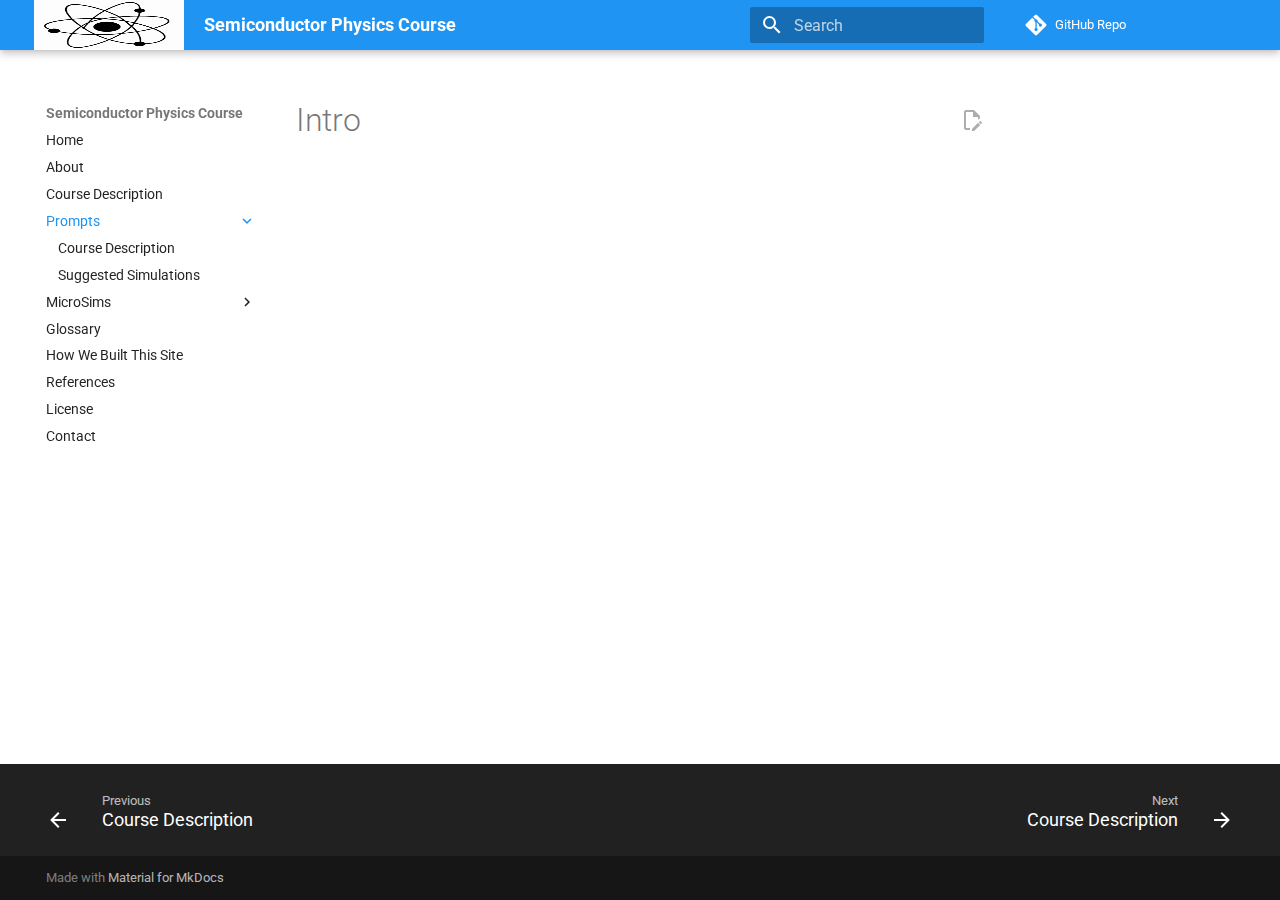
<file: prompts/index.html>
<!doctype html>
<html lang="en" class="no-js">
  <head>
    
      <meta charset="utf-8">
      <meta name="viewport" content="width=device-width,initial-scale=1">
      
        <meta name="description" content="Resources for teaching a college-level course on semiconductor physics with a focus on creating interactive simulations.">
      
      
        <meta name="author" content="Dan McCreary">
      
      
        <link rel="canonical" href="https://dmccreary.github.io/semiconductor-physics-course/prompts/">
      
      
        <link rel="prev" href="../course-description/">
      
      
        <link rel="next" href="course-description/">
      
      
      <link rel="icon" href="../assets/images/favicon.png">
      <meta name="generator" content="mkdocs-1.6.1, mkdocs-material-9.6.12">
    
    
      
        <title>Intro - Semiconductor Physics Course</title>
      
    
    
      <link rel="stylesheet" href="../assets/stylesheets/main.2afb09e1.min.css">
      
        
        <link rel="stylesheet" href="../assets/stylesheets/palette.06af60db.min.css">
      
      


    
    
      
    
    
      
        
        
        <link rel="preconnect" href="https://fonts.gstatic.com" crossorigin>
        <link rel="stylesheet" href="https://fonts.googleapis.com/css?family=Roboto:300,300i,400,400i,700,700i%7CRoboto+Mono:400,400i,700,700i&display=fallback">
        <style>:root{--md-text-font:"Roboto";--md-code-font:"Roboto Mono"}</style>
      
    
    
      <link rel="stylesheet" href="../css/extra.css">
    
    <script>__md_scope=new URL("..",location),__md_hash=e=>[...e].reduce(((e,_)=>(e<<5)-e+_.charCodeAt(0)),0),__md_get=(e,_=localStorage,t=__md_scope)=>JSON.parse(_.getItem(t.pathname+"."+e)),__md_set=(e,_,t=localStorage,a=__md_scope)=>{try{t.setItem(a.pathname+"."+e,JSON.stringify(_))}catch(e){}}</script>
    
      

    
    
    
  </head>
  
  
    
    
    
    
    
    <body dir="ltr" data-md-color-scheme="default" data-md-color-primary="blue" data-md-color-accent="orange">
  
    
    <input class="md-toggle" data-md-toggle="drawer" type="checkbox" id="__drawer" autocomplete="off">
    <input class="md-toggle" data-md-toggle="search" type="checkbox" id="__search" autocomplete="off">
    <label class="md-overlay" for="__drawer"></label>
    <div data-md-component="skip">
      
    </div>
    <div data-md-component="announce">
      
    </div>
    
    
      

  

<header class="md-header md-header--shadow" data-md-component="header">
  <nav class="md-header__inner md-grid" aria-label="Header">
    <a href=".." title="Semiconductor Physics Course" class="md-header__button md-logo" aria-label="Semiconductor Physics Course" data-md-component="logo">
      
  <img src="../img/logo.png" alt="logo">

    </a>
    <label class="md-header__button md-icon" for="__drawer">
      
      <svg xmlns="http://www.w3.org/2000/svg" viewBox="0 0 24 24"><path d="M3 6h18v2H3zm0 5h18v2H3zm0 5h18v2H3z"/></svg>
    </label>
    <div class="md-header__title" data-md-component="header-title">
      <div class="md-header__ellipsis">
        <div class="md-header__topic">
          <span class="md-ellipsis">
            Semiconductor Physics Course
          </span>
        </div>
        <div class="md-header__topic" data-md-component="header-topic">
          <span class="md-ellipsis">
            
              Intro
            
          </span>
        </div>
      </div>
    </div>
    
      
    
    
    
    
      
      
        <label class="md-header__button md-icon" for="__search">
          
          <svg xmlns="http://www.w3.org/2000/svg" viewBox="0 0 24 24"><path d="M9.5 3A6.5 6.5 0 0 1 16 9.5c0 1.61-.59 3.09-1.56 4.23l.27.27h.79l5 5-1.5 1.5-5-5v-.79l-.27-.27A6.52 6.52 0 0 1 9.5 16 6.5 6.5 0 0 1 3 9.5 6.5 6.5 0 0 1 9.5 3m0 2C7 5 5 7 5 9.5S7 14 9.5 14 14 12 14 9.5 12 5 9.5 5"/></svg>
        </label>
        <div class="md-search" data-md-component="search" role="dialog">
  <label class="md-search__overlay" for="__search"></label>
  <div class="md-search__inner" role="search">
    <form class="md-search__form" name="search">
      <input type="text" class="md-search__input" name="query" aria-label="Search" placeholder="Search" autocapitalize="off" autocorrect="off" autocomplete="off" spellcheck="false" data-md-component="search-query" required>
      <label class="md-search__icon md-icon" for="__search">
        
        <svg xmlns="http://www.w3.org/2000/svg" viewBox="0 0 24 24"><path d="M9.5 3A6.5 6.5 0 0 1 16 9.5c0 1.61-.59 3.09-1.56 4.23l.27.27h.79l5 5-1.5 1.5-5-5v-.79l-.27-.27A6.52 6.52 0 0 1 9.5 16 6.5 6.5 0 0 1 3 9.5 6.5 6.5 0 0 1 9.5 3m0 2C7 5 5 7 5 9.5S7 14 9.5 14 14 12 14 9.5 12 5 9.5 5"/></svg>
        
        <svg xmlns="http://www.w3.org/2000/svg" viewBox="0 0 24 24"><path d="M20 11v2H8l5.5 5.5-1.42 1.42L4.16 12l7.92-7.92L13.5 5.5 8 11z"/></svg>
      </label>
      <nav class="md-search__options" aria-label="Search">
        
        <button type="reset" class="md-search__icon md-icon" title="Clear" aria-label="Clear" tabindex="-1">
          
          <svg xmlns="http://www.w3.org/2000/svg" viewBox="0 0 24 24"><path d="M19 6.41 17.59 5 12 10.59 6.41 5 5 6.41 10.59 12 5 17.59 6.41 19 12 13.41 17.59 19 19 17.59 13.41 12z"/></svg>
        </button>
      </nav>
      
    </form>
    <div class="md-search__output">
      <div class="md-search__scrollwrap" tabindex="0" data-md-scrollfix>
        <div class="md-search-result" data-md-component="search-result">
          <div class="md-search-result__meta">
            Initializing search
          </div>
          <ol class="md-search-result__list" role="presentation"></ol>
        </div>
      </div>
    </div>
  </div>
</div>
      
    
    
      <div class="md-header__source">
        <a href="https://github.com/dmccreary/semiconductor-physics-course" title="Go to repository" class="md-source" data-md-component="source">
  <div class="md-source__icon md-icon">
    
    <svg xmlns="http://www.w3.org/2000/svg" viewBox="0 0 448 512"><!--! Font Awesome Free 6.7.2 by @fontawesome - https://fontawesome.com License - https://fontawesome.com/license/free (Icons: CC BY 4.0, Fonts: SIL OFL 1.1, Code: MIT License) Copyright 2024 Fonticons, Inc.--><path d="M439.55 236.05 244 40.45a28.87 28.87 0 0 0-40.81 0l-40.66 40.63 51.52 51.52c27.06-9.14 52.68 16.77 43.39 43.68l49.66 49.66c34.23-11.8 61.18 31 35.47 56.69-26.49 26.49-70.21-2.87-56-37.34L240.22 199v121.85c25.3 12.54 22.26 41.85 9.08 55a34.34 34.34 0 0 1-48.55 0c-17.57-17.6-11.07-46.91 11.25-56v-123c-20.8-8.51-24.6-30.74-18.64-45L142.57 101 8.45 235.14a28.86 28.86 0 0 0 0 40.81l195.61 195.6a28.86 28.86 0 0 0 40.8 0l194.69-194.69a28.86 28.86 0 0 0 0-40.81"/></svg>
  </div>
  <div class="md-source__repository">
    GitHub Repo
  </div>
</a>
      </div>
    
  </nav>
  
</header>
    
    <div class="md-container" data-md-component="container">
      
      
        
          
        
      
      <main class="md-main" data-md-component="main">
        <div class="md-main__inner md-grid">
          
            
              
              <div class="md-sidebar md-sidebar--primary" data-md-component="sidebar" data-md-type="navigation" >
                <div class="md-sidebar__scrollwrap">
                  <div class="md-sidebar__inner">
                    



<nav class="md-nav md-nav--primary" aria-label="Navigation" data-md-level="0">
  <label class="md-nav__title" for="__drawer">
    <a href=".." title="Semiconductor Physics Course" class="md-nav__button md-logo" aria-label="Semiconductor Physics Course" data-md-component="logo">
      
  <img src="../img/logo.png" alt="logo">

    </a>
    Semiconductor Physics Course
  </label>
  
    <div class="md-nav__source">
      <a href="https://github.com/dmccreary/semiconductor-physics-course" title="Go to repository" class="md-source" data-md-component="source">
  <div class="md-source__icon md-icon">
    
    <svg xmlns="http://www.w3.org/2000/svg" viewBox="0 0 448 512"><!--! Font Awesome Free 6.7.2 by @fontawesome - https://fontawesome.com License - https://fontawesome.com/license/free (Icons: CC BY 4.0, Fonts: SIL OFL 1.1, Code: MIT License) Copyright 2024 Fonticons, Inc.--><path d="M439.55 236.05 244 40.45a28.87 28.87 0 0 0-40.81 0l-40.66 40.63 51.52 51.52c27.06-9.14 52.68 16.77 43.39 43.68l49.66 49.66c34.23-11.8 61.18 31 35.47 56.69-26.49 26.49-70.21-2.87-56-37.34L240.22 199v121.85c25.3 12.54 22.26 41.85 9.08 55a34.34 34.34 0 0 1-48.55 0c-17.57-17.6-11.07-46.91 11.25-56v-123c-20.8-8.51-24.6-30.74-18.64-45L142.57 101 8.45 235.14a28.86 28.86 0 0 0 0 40.81l195.61 195.6a28.86 28.86 0 0 0 40.8 0l194.69-194.69a28.86 28.86 0 0 0 0-40.81"/></svg>
  </div>
  <div class="md-source__repository">
    GitHub Repo
  </div>
</a>
    </div>
  
  <ul class="md-nav__list" data-md-scrollfix>
    
      
      
  
  
  
  
    <li class="md-nav__item">
      <a href=".." class="md-nav__link">
        
  
  
  <span class="md-ellipsis">
    Home
    
  </span>
  

      </a>
    </li>
  

    
      
      
  
  
  
  
    <li class="md-nav__item">
      <a href="../about/" class="md-nav__link">
        
  
  
  <span class="md-ellipsis">
    About
    
  </span>
  

      </a>
    </li>
  

    
      
      
  
  
  
  
    <li class="md-nav__item">
      <a href="../course-description/" class="md-nav__link">
        
  
  
  <span class="md-ellipsis">
    Course Description
    
  </span>
  

      </a>
    </li>
  

    
      
      
  
  
    
  
  
  
    
    
      
        
          
        
      
        
      
        
      
    
    
    
    
      
    
    <li class="md-nav__item md-nav__item--active md-nav__item--nested">
      
        
        
        <input class="md-nav__toggle md-toggle " type="checkbox" id="__nav_4" checked>
        
          
          <div class="md-nav__link md-nav__container">
            <a href="./" class="md-nav__link md-nav__link--active">
              
  
  
  <span class="md-ellipsis">
    Prompts
    
  </span>
  

            </a>
            
              
              <label class="md-nav__link md-nav__link--active" for="__nav_4" id="__nav_4_label" tabindex="0">
                <span class="md-nav__icon md-icon"></span>
              </label>
            
          </div>
        
        <nav class="md-nav" data-md-level="1" aria-labelledby="__nav_4_label" aria-expanded="true">
          <label class="md-nav__title" for="__nav_4">
            <span class="md-nav__icon md-icon"></span>
            Prompts
          </label>
          <ul class="md-nav__list" data-md-scrollfix>
            
              
            
              
                
  
  
  
  
    <li class="md-nav__item">
      <a href="course-description/" class="md-nav__link">
        
  
  
  <span class="md-ellipsis">
    Course Description
    
  </span>
  

      </a>
    </li>
  

              
            
              
                
  
  
  
  
    <li class="md-nav__item">
      <a href="suggested-simulations/" class="md-nav__link">
        
  
  
  <span class="md-ellipsis">
    Suggested Simulations
    
  </span>
  

      </a>
    </li>
  

              
            
          </ul>
        </nav>
      
    </li>
  

    
      
      
  
  
  
  
    
    
      
        
          
        
      
        
      
    
    
    
    
      
        
        
      
    
    <li class="md-nav__item md-nav__item--pruned md-nav__item--nested">
      
        
  
  
  
    <a href="../sims/" class="md-nav__link">
      
  
  
  <span class="md-ellipsis">
    MicroSims
    
  </span>
  

      
        <span class="md-nav__icon md-icon"></span>
      
    </a>
  

      
    </li>
  

    
      
      
  
  
  
  
    <li class="md-nav__item">
      <a href="../glossary/" class="md-nav__link">
        
  
  
  <span class="md-ellipsis">
    Glossary
    
  </span>
  

      </a>
    </li>
  

    
      
      
  
  
  
  
    <li class="md-nav__item">
      <a href="../how-we-built-this-site/" class="md-nav__link">
        
  
  
  <span class="md-ellipsis">
    How We Built This Site
    
  </span>
  

      </a>
    </li>
  

    
      
      
  
  
  
  
    <li class="md-nav__item">
      <a href="../references/" class="md-nav__link">
        
  
  
  <span class="md-ellipsis">
    References
    
  </span>
  

      </a>
    </li>
  

    
      
      
  
  
  
  
    <li class="md-nav__item">
      <a href="../license/" class="md-nav__link">
        
  
  
  <span class="md-ellipsis">
    License
    
  </span>
  

      </a>
    </li>
  

    
      
      
  
  
  
  
    <li class="md-nav__item">
      <a href="../contact/" class="md-nav__link">
        
  
  
  <span class="md-ellipsis">
    Contact
    
  </span>
  

      </a>
    </li>
  

    
  </ul>
</nav>
                  </div>
                </div>
              </div>
            
            
              
              <div class="md-sidebar md-sidebar--secondary" data-md-component="sidebar" data-md-type="toc" >
                <div class="md-sidebar__scrollwrap">
                  <div class="md-sidebar__inner">
                    

<nav class="md-nav md-nav--secondary" aria-label="Table of contents">
  
  
  
  
</nav>
                  </div>
                </div>
              </div>
            
          
          
            <div class="md-content" data-md-component="content">
              <article class="md-content__inner md-typeset">
                
                  


  
    <a href="https://github.com/dmccreary/semiconductor-physics-course/blob/master/docs/prompts/index.md" title="Edit this page" class="md-content__button md-icon">
      
      <svg xmlns="http://www.w3.org/2000/svg" viewBox="0 0 24 24"><path d="M10 20H6V4h7v5h5v3.1l2-2V8l-6-6H6c-1.1 0-2 .9-2 2v16c0 1.1.9 2 2 2h4zm10.2-7c.1 0 .3.1.4.2l1.3 1.3c.2.2.2.6 0 .8l-1 1-2.1-2.1 1-1c.1-.1.2-.2.4-.2m0 3.9L14.1 23H12v-2.1l6.1-6.1z"/></svg>
    </a>
  
  


  <h1>Intro</h1>














                
              </article>
            </div>
          
          
<script>var target=document.getElementById(location.hash.slice(1));target&&target.name&&(target.checked=target.name.startsWith("__tabbed_"))</script>
        </div>
        
          <button type="button" class="md-top md-icon" data-md-component="top" hidden>
  
  <svg xmlns="http://www.w3.org/2000/svg" viewBox="0 0 24 24"><path d="M13 20h-2V8l-5.5 5.5-1.42-1.42L12 4.16l7.92 7.92-1.42 1.42L13 8z"/></svg>
  Back to top
</button>
        
      </main>
      
        <footer class="md-footer">
  
    
      
      <nav class="md-footer__inner md-grid" aria-label="Footer" >
        
          
          <a href="../course-description/" class="md-footer__link md-footer__link--prev" aria-label="Previous: Course Description">
            <div class="md-footer__button md-icon">
              
              <svg xmlns="http://www.w3.org/2000/svg" viewBox="0 0 24 24"><path d="M20 11v2H8l5.5 5.5-1.42 1.42L4.16 12l7.92-7.92L13.5 5.5 8 11z"/></svg>
            </div>
            <div class="md-footer__title">
              <span class="md-footer__direction">
                Previous
              </span>
              <div class="md-ellipsis">
                Course Description
              </div>
            </div>
          </a>
        
        
          
          <a href="course-description/" class="md-footer__link md-footer__link--next" aria-label="Next: Course Description">
            <div class="md-footer__title">
              <span class="md-footer__direction">
                Next
              </span>
              <div class="md-ellipsis">
                Course Description
              </div>
            </div>
            <div class="md-footer__button md-icon">
              
              <svg xmlns="http://www.w3.org/2000/svg" viewBox="0 0 24 24"><path d="M4 11v2h12l-5.5 5.5 1.42 1.42L19.84 12l-7.92-7.92L10.5 5.5 16 11z"/></svg>
            </div>
          </a>
        
      </nav>
    
  
  <div class="md-footer-meta md-typeset">
    <div class="md-footer-meta__inner md-grid">
      <div class="md-copyright">
  
  
    Made with
    <a href="https://squidfunk.github.io/mkdocs-material/" target="_blank" rel="noopener">
      Material for MkDocs
    </a>
  
</div>
      
    </div>
  </div>
</footer>
      
    </div>
    <div class="md-dialog" data-md-component="dialog">
      <div class="md-dialog__inner md-typeset"></div>
    </div>
    
    
    
      
      <script id="__config" type="application/json">{"base": "..", "features": ["content.code.copy", "navigation.expand", "navigation.path", "navigation.prune", "navigation.indexes", "toc.follow", "navigation.top", "navigation.footer", "content.action.edit"], "search": "../assets/javascripts/workers/search.f8cc74c7.min.js", "tags": null, "translations": {"clipboard.copied": "Copied to clipboard", "clipboard.copy": "Copy to clipboard", "search.result.more.one": "1 more on this page", "search.result.more.other": "# more on this page", "search.result.none": "No matching documents", "search.result.one": "1 matching document", "search.result.other": "# matching documents", "search.result.placeholder": "Type to start searching", "search.result.term.missing": "Missing", "select.version": "Select version"}, "version": null}</script>
    
    
      <script src="../assets/javascripts/bundle.c8b220af.min.js"></script>
      
    
  </body>
</html>
</file>
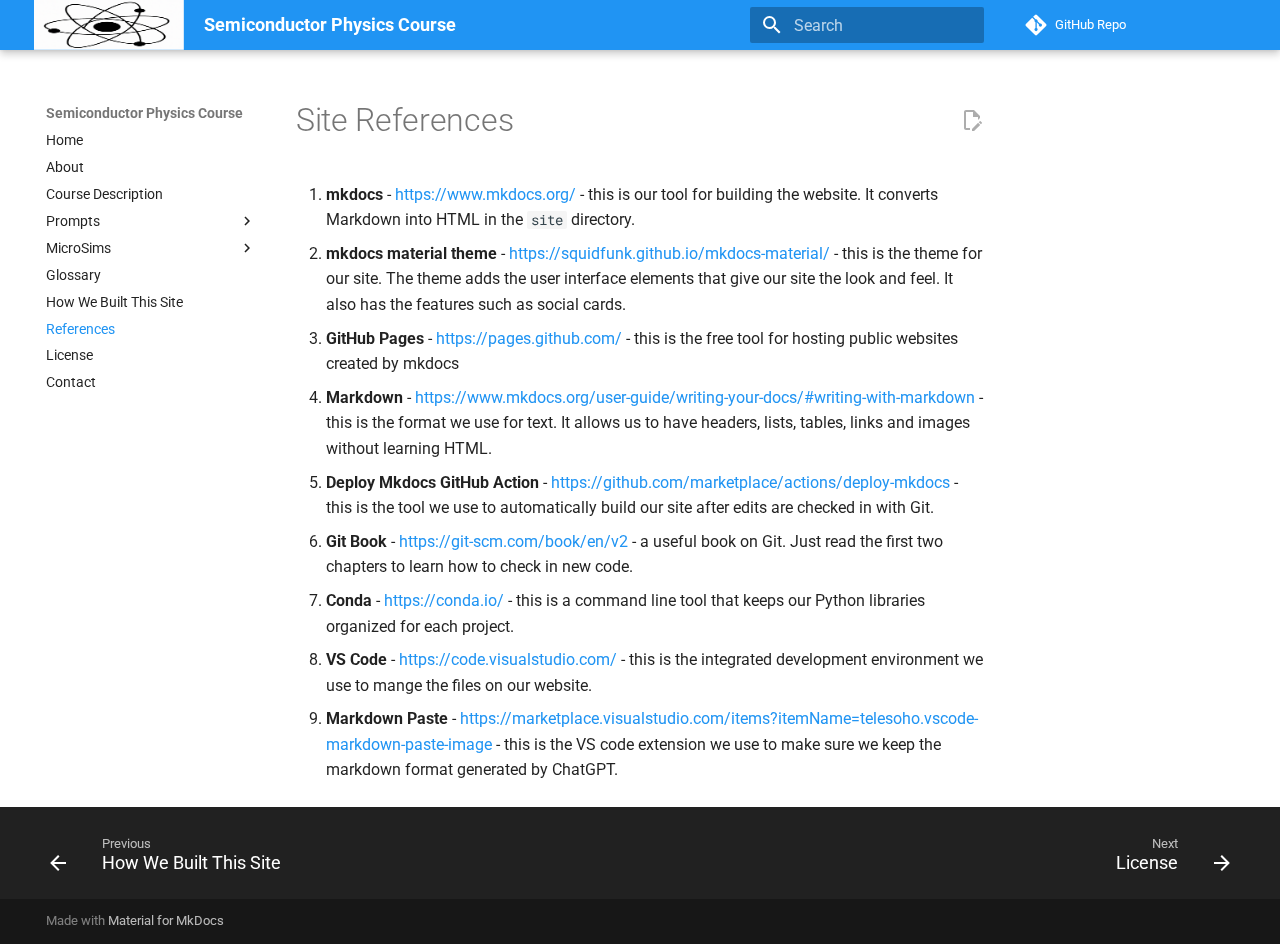
<file: references/index.html>
<!doctype html>
<html lang="en" class="no-js">
  <head>
    
      <meta charset="utf-8">
      <meta name="viewport" content="width=device-width,initial-scale=1">
      
        <meta name="description" content="Resources for teaching a college-level course on semiconductor physics with a focus on creating interactive simulations.">
      
      
        <meta name="author" content="Dan McCreary">
      
      
        <link rel="canonical" href="https://dmccreary.github.io/semiconductor-physics-course/references/">
      
      
        <link rel="prev" href="../how-we-built-this-site/">
      
      
        <link rel="next" href="../license/">
      
      
      <link rel="icon" href="../assets/images/favicon.png">
      <meta name="generator" content="mkdocs-1.6.1, mkdocs-material-9.6.12">
    
    
      
        <title>References - Semiconductor Physics Course</title>
      
    
    
      <link rel="stylesheet" href="../assets/stylesheets/main.2afb09e1.min.css">
      
        
        <link rel="stylesheet" href="../assets/stylesheets/palette.06af60db.min.css">
      
      


    
    
      
    
    
      
        
        
        <link rel="preconnect" href="https://fonts.gstatic.com" crossorigin>
        <link rel="stylesheet" href="https://fonts.googleapis.com/css?family=Roboto:300,300i,400,400i,700,700i%7CRoboto+Mono:400,400i,700,700i&display=fallback">
        <style>:root{--md-text-font:"Roboto";--md-code-font:"Roboto Mono"}</style>
      
    
    
      <link rel="stylesheet" href="../css/extra.css">
    
    <script>__md_scope=new URL("..",location),__md_hash=e=>[...e].reduce(((e,_)=>(e<<5)-e+_.charCodeAt(0)),0),__md_get=(e,_=localStorage,t=__md_scope)=>JSON.parse(_.getItem(t.pathname+"."+e)),__md_set=(e,_,t=localStorage,a=__md_scope)=>{try{t.setItem(a.pathname+"."+e,JSON.stringify(_))}catch(e){}}</script>
    
      

    
    
    
  </head>
  
  
    
    
    
    
    
    <body dir="ltr" data-md-color-scheme="default" data-md-color-primary="blue" data-md-color-accent="orange">
  
    
    <input class="md-toggle" data-md-toggle="drawer" type="checkbox" id="__drawer" autocomplete="off">
    <input class="md-toggle" data-md-toggle="search" type="checkbox" id="__search" autocomplete="off">
    <label class="md-overlay" for="__drawer"></label>
    <div data-md-component="skip">
      
        
        <a href="#site-references" class="md-skip">
          Skip to content
        </a>
      
    </div>
    <div data-md-component="announce">
      
    </div>
    
    
      

  

<header class="md-header md-header--shadow" data-md-component="header">
  <nav class="md-header__inner md-grid" aria-label="Header">
    <a href=".." title="Semiconductor Physics Course" class="md-header__button md-logo" aria-label="Semiconductor Physics Course" data-md-component="logo">
      
  <img src="../img/logo.png" alt="logo">

    </a>
    <label class="md-header__button md-icon" for="__drawer">
      
      <svg xmlns="http://www.w3.org/2000/svg" viewBox="0 0 24 24"><path d="M3 6h18v2H3zm0 5h18v2H3zm0 5h18v2H3z"/></svg>
    </label>
    <div class="md-header__title" data-md-component="header-title">
      <div class="md-header__ellipsis">
        <div class="md-header__topic">
          <span class="md-ellipsis">
            Semiconductor Physics Course
          </span>
        </div>
        <div class="md-header__topic" data-md-component="header-topic">
          <span class="md-ellipsis">
            
              References
            
          </span>
        </div>
      </div>
    </div>
    
      
    
    
    
    
      
      
        <label class="md-header__button md-icon" for="__search">
          
          <svg xmlns="http://www.w3.org/2000/svg" viewBox="0 0 24 24"><path d="M9.5 3A6.5 6.5 0 0 1 16 9.5c0 1.61-.59 3.09-1.56 4.23l.27.27h.79l5 5-1.5 1.5-5-5v-.79l-.27-.27A6.52 6.52 0 0 1 9.5 16 6.5 6.5 0 0 1 3 9.5 6.5 6.5 0 0 1 9.5 3m0 2C7 5 5 7 5 9.5S7 14 9.5 14 14 12 14 9.5 12 5 9.5 5"/></svg>
        </label>
        <div class="md-search" data-md-component="search" role="dialog">
  <label class="md-search__overlay" for="__search"></label>
  <div class="md-search__inner" role="search">
    <form class="md-search__form" name="search">
      <input type="text" class="md-search__input" name="query" aria-label="Search" placeholder="Search" autocapitalize="off" autocorrect="off" autocomplete="off" spellcheck="false" data-md-component="search-query" required>
      <label class="md-search__icon md-icon" for="__search">
        
        <svg xmlns="http://www.w3.org/2000/svg" viewBox="0 0 24 24"><path d="M9.5 3A6.5 6.5 0 0 1 16 9.5c0 1.61-.59 3.09-1.56 4.23l.27.27h.79l5 5-1.5 1.5-5-5v-.79l-.27-.27A6.52 6.52 0 0 1 9.5 16 6.5 6.5 0 0 1 3 9.5 6.5 6.5 0 0 1 9.5 3m0 2C7 5 5 7 5 9.5S7 14 9.5 14 14 12 14 9.5 12 5 9.5 5"/></svg>
        
        <svg xmlns="http://www.w3.org/2000/svg" viewBox="0 0 24 24"><path d="M20 11v2H8l5.5 5.5-1.42 1.42L4.16 12l7.92-7.92L13.5 5.5 8 11z"/></svg>
      </label>
      <nav class="md-search__options" aria-label="Search">
        
        <button type="reset" class="md-search__icon md-icon" title="Clear" aria-label="Clear" tabindex="-1">
          
          <svg xmlns="http://www.w3.org/2000/svg" viewBox="0 0 24 24"><path d="M19 6.41 17.59 5 12 10.59 6.41 5 5 6.41 10.59 12 5 17.59 6.41 19 12 13.41 17.59 19 19 17.59 13.41 12z"/></svg>
        </button>
      </nav>
      
    </form>
    <div class="md-search__output">
      <div class="md-search__scrollwrap" tabindex="0" data-md-scrollfix>
        <div class="md-search-result" data-md-component="search-result">
          <div class="md-search-result__meta">
            Initializing search
          </div>
          <ol class="md-search-result__list" role="presentation"></ol>
        </div>
      </div>
    </div>
  </div>
</div>
      
    
    
      <div class="md-header__source">
        <a href="https://github.com/dmccreary/semiconductor-physics-course" title="Go to repository" class="md-source" data-md-component="source">
  <div class="md-source__icon md-icon">
    
    <svg xmlns="http://www.w3.org/2000/svg" viewBox="0 0 448 512"><!--! Font Awesome Free 6.7.2 by @fontawesome - https://fontawesome.com License - https://fontawesome.com/license/free (Icons: CC BY 4.0, Fonts: SIL OFL 1.1, Code: MIT License) Copyright 2024 Fonticons, Inc.--><path d="M439.55 236.05 244 40.45a28.87 28.87 0 0 0-40.81 0l-40.66 40.63 51.52 51.52c27.06-9.14 52.68 16.77 43.39 43.68l49.66 49.66c34.23-11.8 61.18 31 35.47 56.69-26.49 26.49-70.21-2.87-56-37.34L240.22 199v121.85c25.3 12.54 22.26 41.85 9.08 55a34.34 34.34 0 0 1-48.55 0c-17.57-17.6-11.07-46.91 11.25-56v-123c-20.8-8.51-24.6-30.74-18.64-45L142.57 101 8.45 235.14a28.86 28.86 0 0 0 0 40.81l195.61 195.6a28.86 28.86 0 0 0 40.8 0l194.69-194.69a28.86 28.86 0 0 0 0-40.81"/></svg>
  </div>
  <div class="md-source__repository">
    GitHub Repo
  </div>
</a>
      </div>
    
  </nav>
  
</header>
    
    <div class="md-container" data-md-component="container">
      
      
        
          
        
      
      <main class="md-main" data-md-component="main">
        <div class="md-main__inner md-grid">
          
            
              
              <div class="md-sidebar md-sidebar--primary" data-md-component="sidebar" data-md-type="navigation" >
                <div class="md-sidebar__scrollwrap">
                  <div class="md-sidebar__inner">
                    



<nav class="md-nav md-nav--primary" aria-label="Navigation" data-md-level="0">
  <label class="md-nav__title" for="__drawer">
    <a href=".." title="Semiconductor Physics Course" class="md-nav__button md-logo" aria-label="Semiconductor Physics Course" data-md-component="logo">
      
  <img src="../img/logo.png" alt="logo">

    </a>
    Semiconductor Physics Course
  </label>
  
    <div class="md-nav__source">
      <a href="https://github.com/dmccreary/semiconductor-physics-course" title="Go to repository" class="md-source" data-md-component="source">
  <div class="md-source__icon md-icon">
    
    <svg xmlns="http://www.w3.org/2000/svg" viewBox="0 0 448 512"><!--! Font Awesome Free 6.7.2 by @fontawesome - https://fontawesome.com License - https://fontawesome.com/license/free (Icons: CC BY 4.0, Fonts: SIL OFL 1.1, Code: MIT License) Copyright 2024 Fonticons, Inc.--><path d="M439.55 236.05 244 40.45a28.87 28.87 0 0 0-40.81 0l-40.66 40.63 51.52 51.52c27.06-9.14 52.68 16.77 43.39 43.68l49.66 49.66c34.23-11.8 61.18 31 35.47 56.69-26.49 26.49-70.21-2.87-56-37.34L240.22 199v121.85c25.3 12.54 22.26 41.85 9.08 55a34.34 34.34 0 0 1-48.55 0c-17.57-17.6-11.07-46.91 11.25-56v-123c-20.8-8.51-24.6-30.74-18.64-45L142.57 101 8.45 235.14a28.86 28.86 0 0 0 0 40.81l195.61 195.6a28.86 28.86 0 0 0 40.8 0l194.69-194.69a28.86 28.86 0 0 0 0-40.81"/></svg>
  </div>
  <div class="md-source__repository">
    GitHub Repo
  </div>
</a>
    </div>
  
  <ul class="md-nav__list" data-md-scrollfix>
    
      
      
  
  
  
  
    <li class="md-nav__item">
      <a href=".." class="md-nav__link">
        
  
  
  <span class="md-ellipsis">
    Home
    
  </span>
  

      </a>
    </li>
  

    
      
      
  
  
  
  
    <li class="md-nav__item">
      <a href="../about/" class="md-nav__link">
        
  
  
  <span class="md-ellipsis">
    About
    
  </span>
  

      </a>
    </li>
  

    
      
      
  
  
  
  
    <li class="md-nav__item">
      <a href="../course-description/" class="md-nav__link">
        
  
  
  <span class="md-ellipsis">
    Course Description
    
  </span>
  

      </a>
    </li>
  

    
      
      
  
  
  
  
    
    
      
        
          
        
      
        
      
        
      
    
    
    
    
      
        
        
      
    
    <li class="md-nav__item md-nav__item--pruned md-nav__item--nested">
      
        
  
  
  
    <a href="../prompts/" class="md-nav__link">
      
  
  
  <span class="md-ellipsis">
    Prompts
    
  </span>
  

      
        <span class="md-nav__icon md-icon"></span>
      
    </a>
  

      
    </li>
  

    
      
      
  
  
  
  
    
    
      
        
          
        
      
        
      
    
    
    
    
      
        
        
      
    
    <li class="md-nav__item md-nav__item--pruned md-nav__item--nested">
      
        
  
  
  
    <a href="../sims/" class="md-nav__link">
      
  
  
  <span class="md-ellipsis">
    MicroSims
    
  </span>
  

      
        <span class="md-nav__icon md-icon"></span>
      
    </a>
  

      
    </li>
  

    
      
      
  
  
  
  
    <li class="md-nav__item">
      <a href="../glossary/" class="md-nav__link">
        
  
  
  <span class="md-ellipsis">
    Glossary
    
  </span>
  

      </a>
    </li>
  

    
      
      
  
  
  
  
    <li class="md-nav__item">
      <a href="../how-we-built-this-site/" class="md-nav__link">
        
  
  
  <span class="md-ellipsis">
    How We Built This Site
    
  </span>
  

      </a>
    </li>
  

    
      
      
  
  
    
  
  
  
    <li class="md-nav__item md-nav__item--active">
      
      <input class="md-nav__toggle md-toggle" type="checkbox" id="__toc">
      
      
        
      
      
      <a href="./" class="md-nav__link md-nav__link--active">
        
  
  
  <span class="md-ellipsis">
    References
    
  </span>
  

      </a>
      
    </li>
  

    
      
      
  
  
  
  
    <li class="md-nav__item">
      <a href="../license/" class="md-nav__link">
        
  
  
  <span class="md-ellipsis">
    License
    
  </span>
  

      </a>
    </li>
  

    
      
      
  
  
  
  
    <li class="md-nav__item">
      <a href="../contact/" class="md-nav__link">
        
  
  
  <span class="md-ellipsis">
    Contact
    
  </span>
  

      </a>
    </li>
  

    
  </ul>
</nav>
                  </div>
                </div>
              </div>
            
            
              
              <div class="md-sidebar md-sidebar--secondary" data-md-component="sidebar" data-md-type="toc" >
                <div class="md-sidebar__scrollwrap">
                  <div class="md-sidebar__inner">
                    

<nav class="md-nav md-nav--secondary" aria-label="Table of contents">
  
  
  
    
  
  
</nav>
                  </div>
                </div>
              </div>
            
          
          
            <div class="md-content" data-md-component="content">
              <article class="md-content__inner md-typeset">
                
                  


  
    <a href="https://github.com/dmccreary/semiconductor-physics-course/blob/master/docs/references.md" title="Edit this page" class="md-content__button md-icon">
      
      <svg xmlns="http://www.w3.org/2000/svg" viewBox="0 0 24 24"><path d="M10 20H6V4h7v5h5v3.1l2-2V8l-6-6H6c-1.1 0-2 .9-2 2v16c0 1.1.9 2 2 2h4zm10.2-7c.1 0 .3.1.4.2l1.3 1.3c.2.2.2.6 0 .8l-1 1-2.1-2.1 1-1c.1-.1.2-.2.4-.2m0 3.9L14.1 23H12v-2.1l6.1-6.1z"/></svg>
    </a>
  
  


<h1 id="site-references">Site References</h1>
<ol>
<li><strong>mkdocs</strong> - <a href="https://www.mkdocs.org/">https://www.mkdocs.org/</a> - this is our tool for building the website.  It converts Markdown into HTML in the <code>site</code> directory.</li>
<li><strong>mkdocs material theme</strong> - <a href="https://squidfunk.github.io/mkdocs-material/">https://squidfunk.github.io/mkdocs-material/</a> - this is the theme for our site.  The theme adds the user interface elements that give our site the look and feel.  It also has the features such as social cards.</li>
<li><strong>GitHub Pages</strong> - <a href="https://pages.github.com/">https://pages.github.com/</a> - this is the free tool for hosting public websites created by mkdocs</li>
<li><strong>Markdown</strong> - <a href="https://www.mkdocs.org/user-guide/writing-your-docs/#writing-with-markdown">https://www.mkdocs.org/user-guide/writing-your-docs/#writing-with-markdown</a> - this is the format we use for text.  It allows us to have headers, lists, tables, links and images without learning HTML.</li>
<li><strong>Deploy Mkdocs GitHub Action</strong> - <a href="https://github.com/marketplace/actions/deploy-mkdocs">https://github.com/marketplace/actions/deploy-mkdocs</a> - this is the tool we use to automatically build our site after edits are checked in with Git.</li>
<li><strong>Git Book</strong> - <a href="https://git-scm.com/book/en/v2">https://git-scm.com/book/en/v2</a> - a useful book on Git.  Just read the first two chapters to learn how to check in new code.</li>
<li><strong>Conda</strong> - <a href="https://conda.io/">https://conda.io/</a> - this is a command line tool that keeps our Python libraries organized for each project.</li>
<li><strong>VS Code</strong> - <a href="https://code.visualstudio.com/">https://code.visualstudio.com/</a> - this is the integrated development environment we use to mange the files on our website.</li>
<li><strong>Markdown Paste</strong> - <a href="https://marketplace.visualstudio.com/items?itemName=telesoho.vscode-markdown-paste-image">https://marketplace.visualstudio.com/items?itemName=telesoho.vscode-markdown-paste-image</a> - this is the VS code extension we use to make sure we keep the markdown format generated by ChatGPT.</li>
</ol>












                
              </article>
            </div>
          
          
<script>var target=document.getElementById(location.hash.slice(1));target&&target.name&&(target.checked=target.name.startsWith("__tabbed_"))</script>
        </div>
        
          <button type="button" class="md-top md-icon" data-md-component="top" hidden>
  
  <svg xmlns="http://www.w3.org/2000/svg" viewBox="0 0 24 24"><path d="M13 20h-2V8l-5.5 5.5-1.42-1.42L12 4.16l7.92 7.92-1.42 1.42L13 8z"/></svg>
  Back to top
</button>
        
      </main>
      
        <footer class="md-footer">
  
    
      
      <nav class="md-footer__inner md-grid" aria-label="Footer" >
        
          
          <a href="../how-we-built-this-site/" class="md-footer__link md-footer__link--prev" aria-label="Previous: How We Built This Site">
            <div class="md-footer__button md-icon">
              
              <svg xmlns="http://www.w3.org/2000/svg" viewBox="0 0 24 24"><path d="M20 11v2H8l5.5 5.5-1.42 1.42L4.16 12l7.92-7.92L13.5 5.5 8 11z"/></svg>
            </div>
            <div class="md-footer__title">
              <span class="md-footer__direction">
                Previous
              </span>
              <div class="md-ellipsis">
                How We Built This Site
              </div>
            </div>
          </a>
        
        
          
          <a href="../license/" class="md-footer__link md-footer__link--next" aria-label="Next: License">
            <div class="md-footer__title">
              <span class="md-footer__direction">
                Next
              </span>
              <div class="md-ellipsis">
                License
              </div>
            </div>
            <div class="md-footer__button md-icon">
              
              <svg xmlns="http://www.w3.org/2000/svg" viewBox="0 0 24 24"><path d="M4 11v2h12l-5.5 5.5 1.42 1.42L19.84 12l-7.92-7.92L10.5 5.5 16 11z"/></svg>
            </div>
          </a>
        
      </nav>
    
  
  <div class="md-footer-meta md-typeset">
    <div class="md-footer-meta__inner md-grid">
      <div class="md-copyright">
  
  
    Made with
    <a href="https://squidfunk.github.io/mkdocs-material/" target="_blank" rel="noopener">
      Material for MkDocs
    </a>
  
</div>
      
    </div>
  </div>
</footer>
      
    </div>
    <div class="md-dialog" data-md-component="dialog">
      <div class="md-dialog__inner md-typeset"></div>
    </div>
    
    
    
      
      <script id="__config" type="application/json">{"base": "..", "features": ["content.code.copy", "navigation.expand", "navigation.path", "navigation.prune", "navigation.indexes", "toc.follow", "navigation.top", "navigation.footer", "content.action.edit"], "search": "../assets/javascripts/workers/search.f8cc74c7.min.js", "tags": null, "translations": {"clipboard.copied": "Copied to clipboard", "clipboard.copy": "Copy to clipboard", "search.result.more.one": "1 more on this page", "search.result.more.other": "# more on this page", "search.result.none": "No matching documents", "search.result.one": "1 matching document", "search.result.other": "# matching documents", "search.result.placeholder": "Type to start searching", "search.result.term.missing": "Missing", "select.version": "Select version"}, "version": null}</script>
    
    
      <script src="../assets/javascripts/bundle.c8b220af.min.js"></script>
      
    
  </body>
</html>
</file>
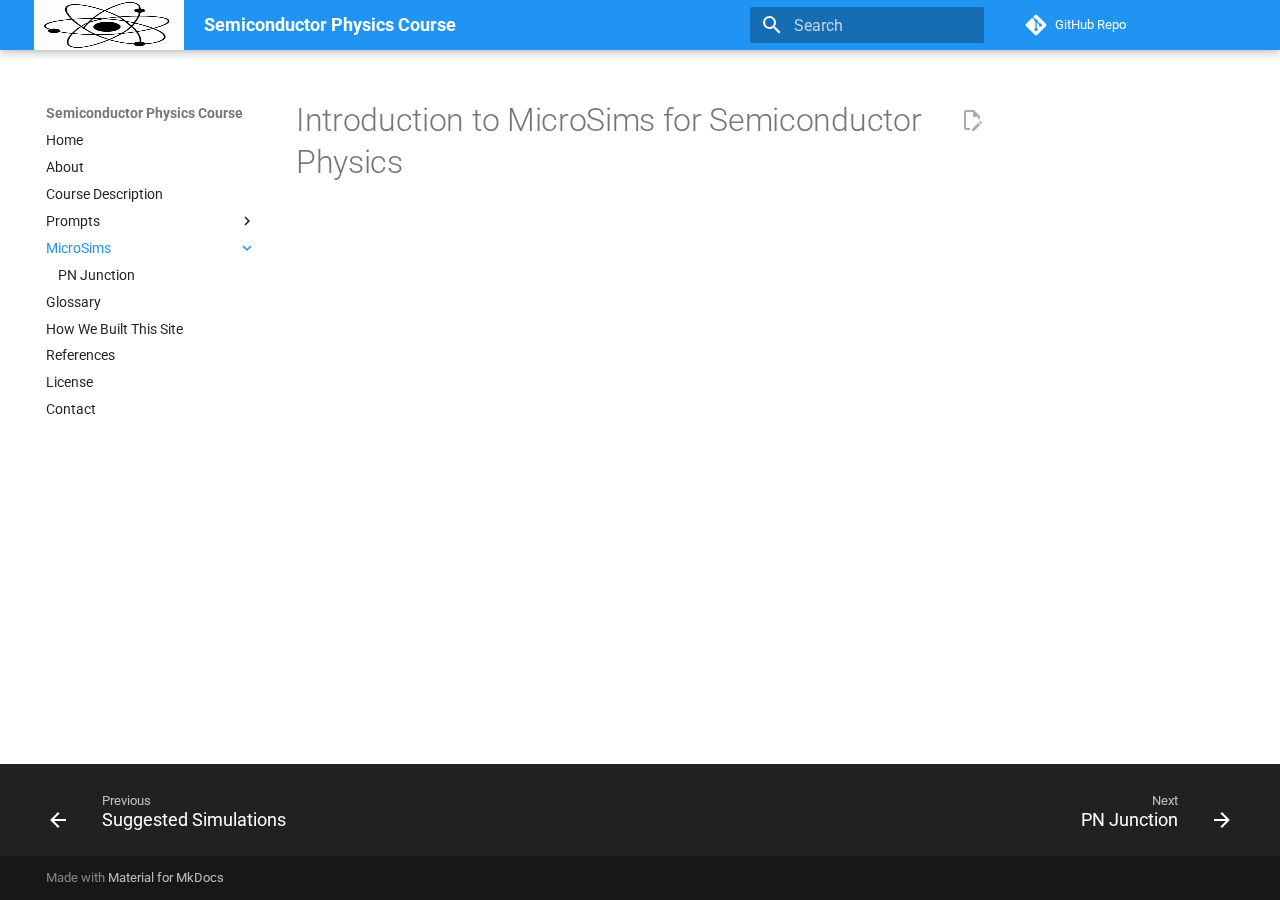
<file: sims/index.html>
<!doctype html>
<html lang="en" class="no-js">
  <head>
    
      <meta charset="utf-8">
      <meta name="viewport" content="width=device-width,initial-scale=1">
      
        <meta name="description" content="Resources for teaching a college-level course on semiconductor physics with a focus on creating interactive simulations.">
      
      
        <meta name="author" content="Dan McCreary">
      
      
        <link rel="canonical" href="https://dmccreary.github.io/semiconductor-physics-course/sims/">
      
      
        <link rel="prev" href="../prompts/suggested-simulations/">
      
      
        <link rel="next" href="pn-junction/">
      
      
      <link rel="icon" href="../assets/images/favicon.png">
      <meta name="generator" content="mkdocs-1.6.1, mkdocs-material-9.6.12">
    
    
      
        <title>Intro - Semiconductor Physics Course</title>
      
    
    
      <link rel="stylesheet" href="../assets/stylesheets/main.2afb09e1.min.css">
      
        
        <link rel="stylesheet" href="../assets/stylesheets/palette.06af60db.min.css">
      
      


    
    
      
    
    
      
        
        
        <link rel="preconnect" href="https://fonts.gstatic.com" crossorigin>
        <link rel="stylesheet" href="https://fonts.googleapis.com/css?family=Roboto:300,300i,400,400i,700,700i%7CRoboto+Mono:400,400i,700,700i&display=fallback">
        <style>:root{--md-text-font:"Roboto";--md-code-font:"Roboto Mono"}</style>
      
    
    
      <link rel="stylesheet" href="../css/extra.css">
    
    <script>__md_scope=new URL("..",location),__md_hash=e=>[...e].reduce(((e,_)=>(e<<5)-e+_.charCodeAt(0)),0),__md_get=(e,_=localStorage,t=__md_scope)=>JSON.parse(_.getItem(t.pathname+"."+e)),__md_set=(e,_,t=localStorage,a=__md_scope)=>{try{t.setItem(a.pathname+"."+e,JSON.stringify(_))}catch(e){}}</script>
    
      

    
    
    
  </head>
  
  
    
    
    
    
    
    <body dir="ltr" data-md-color-scheme="default" data-md-color-primary="blue" data-md-color-accent="orange">
  
    
    <input class="md-toggle" data-md-toggle="drawer" type="checkbox" id="__drawer" autocomplete="off">
    <input class="md-toggle" data-md-toggle="search" type="checkbox" id="__search" autocomplete="off">
    <label class="md-overlay" for="__drawer"></label>
    <div data-md-component="skip">
      
        
        <a href="#introduction-to-microsims-for-semiconductor-physics" class="md-skip">
          Skip to content
        </a>
      
    </div>
    <div data-md-component="announce">
      
    </div>
    
    
      

  

<header class="md-header md-header--shadow" data-md-component="header">
  <nav class="md-header__inner md-grid" aria-label="Header">
    <a href=".." title="Semiconductor Physics Course" class="md-header__button md-logo" aria-label="Semiconductor Physics Course" data-md-component="logo">
      
  <img src="../img/logo.png" alt="logo">

    </a>
    <label class="md-header__button md-icon" for="__drawer">
      
      <svg xmlns="http://www.w3.org/2000/svg" viewBox="0 0 24 24"><path d="M3 6h18v2H3zm0 5h18v2H3zm0 5h18v2H3z"/></svg>
    </label>
    <div class="md-header__title" data-md-component="header-title">
      <div class="md-header__ellipsis">
        <div class="md-header__topic">
          <span class="md-ellipsis">
            Semiconductor Physics Course
          </span>
        </div>
        <div class="md-header__topic" data-md-component="header-topic">
          <span class="md-ellipsis">
            
              Intro
            
          </span>
        </div>
      </div>
    </div>
    
      
    
    
    
    
      
      
        <label class="md-header__button md-icon" for="__search">
          
          <svg xmlns="http://www.w3.org/2000/svg" viewBox="0 0 24 24"><path d="M9.5 3A6.5 6.5 0 0 1 16 9.5c0 1.61-.59 3.09-1.56 4.23l.27.27h.79l5 5-1.5 1.5-5-5v-.79l-.27-.27A6.52 6.52 0 0 1 9.5 16 6.5 6.5 0 0 1 3 9.5 6.5 6.5 0 0 1 9.5 3m0 2C7 5 5 7 5 9.5S7 14 9.5 14 14 12 14 9.5 12 5 9.5 5"/></svg>
        </label>
        <div class="md-search" data-md-component="search" role="dialog">
  <label class="md-search__overlay" for="__search"></label>
  <div class="md-search__inner" role="search">
    <form class="md-search__form" name="search">
      <input type="text" class="md-search__input" name="query" aria-label="Search" placeholder="Search" autocapitalize="off" autocorrect="off" autocomplete="off" spellcheck="false" data-md-component="search-query" required>
      <label class="md-search__icon md-icon" for="__search">
        
        <svg xmlns="http://www.w3.org/2000/svg" viewBox="0 0 24 24"><path d="M9.5 3A6.5 6.5 0 0 1 16 9.5c0 1.61-.59 3.09-1.56 4.23l.27.27h.79l5 5-1.5 1.5-5-5v-.79l-.27-.27A6.52 6.52 0 0 1 9.5 16 6.5 6.5 0 0 1 3 9.5 6.5 6.5 0 0 1 9.5 3m0 2C7 5 5 7 5 9.5S7 14 9.5 14 14 12 14 9.5 12 5 9.5 5"/></svg>
        
        <svg xmlns="http://www.w3.org/2000/svg" viewBox="0 0 24 24"><path d="M20 11v2H8l5.5 5.5-1.42 1.42L4.16 12l7.92-7.92L13.5 5.5 8 11z"/></svg>
      </label>
      <nav class="md-search__options" aria-label="Search">
        
        <button type="reset" class="md-search__icon md-icon" title="Clear" aria-label="Clear" tabindex="-1">
          
          <svg xmlns="http://www.w3.org/2000/svg" viewBox="0 0 24 24"><path d="M19 6.41 17.59 5 12 10.59 6.41 5 5 6.41 10.59 12 5 17.59 6.41 19 12 13.41 17.59 19 19 17.59 13.41 12z"/></svg>
        </button>
      </nav>
      
    </form>
    <div class="md-search__output">
      <div class="md-search__scrollwrap" tabindex="0" data-md-scrollfix>
        <div class="md-search-result" data-md-component="search-result">
          <div class="md-search-result__meta">
            Initializing search
          </div>
          <ol class="md-search-result__list" role="presentation"></ol>
        </div>
      </div>
    </div>
  </div>
</div>
      
    
    
      <div class="md-header__source">
        <a href="https://github.com/dmccreary/semiconductor-physics-course" title="Go to repository" class="md-source" data-md-component="source">
  <div class="md-source__icon md-icon">
    
    <svg xmlns="http://www.w3.org/2000/svg" viewBox="0 0 448 512"><!--! Font Awesome Free 6.7.2 by @fontawesome - https://fontawesome.com License - https://fontawesome.com/license/free (Icons: CC BY 4.0, Fonts: SIL OFL 1.1, Code: MIT License) Copyright 2024 Fonticons, Inc.--><path d="M439.55 236.05 244 40.45a28.87 28.87 0 0 0-40.81 0l-40.66 40.63 51.52 51.52c27.06-9.14 52.68 16.77 43.39 43.68l49.66 49.66c34.23-11.8 61.18 31 35.47 56.69-26.49 26.49-70.21-2.87-56-37.34L240.22 199v121.85c25.3 12.54 22.26 41.85 9.08 55a34.34 34.34 0 0 1-48.55 0c-17.57-17.6-11.07-46.91 11.25-56v-123c-20.8-8.51-24.6-30.74-18.64-45L142.57 101 8.45 235.14a28.86 28.86 0 0 0 0 40.81l195.61 195.6a28.86 28.86 0 0 0 40.8 0l194.69-194.69a28.86 28.86 0 0 0 0-40.81"/></svg>
  </div>
  <div class="md-source__repository">
    GitHub Repo
  </div>
</a>
      </div>
    
  </nav>
  
</header>
    
    <div class="md-container" data-md-component="container">
      
      
        
          
        
      
      <main class="md-main" data-md-component="main">
        <div class="md-main__inner md-grid">
          
            
              
              <div class="md-sidebar md-sidebar--primary" data-md-component="sidebar" data-md-type="navigation" >
                <div class="md-sidebar__scrollwrap">
                  <div class="md-sidebar__inner">
                    



<nav class="md-nav md-nav--primary" aria-label="Navigation" data-md-level="0">
  <label class="md-nav__title" for="__drawer">
    <a href=".." title="Semiconductor Physics Course" class="md-nav__button md-logo" aria-label="Semiconductor Physics Course" data-md-component="logo">
      
  <img src="../img/logo.png" alt="logo">

    </a>
    Semiconductor Physics Course
  </label>
  
    <div class="md-nav__source">
      <a href="https://github.com/dmccreary/semiconductor-physics-course" title="Go to repository" class="md-source" data-md-component="source">
  <div class="md-source__icon md-icon">
    
    <svg xmlns="http://www.w3.org/2000/svg" viewBox="0 0 448 512"><!--! Font Awesome Free 6.7.2 by @fontawesome - https://fontawesome.com License - https://fontawesome.com/license/free (Icons: CC BY 4.0, Fonts: SIL OFL 1.1, Code: MIT License) Copyright 2024 Fonticons, Inc.--><path d="M439.55 236.05 244 40.45a28.87 28.87 0 0 0-40.81 0l-40.66 40.63 51.52 51.52c27.06-9.14 52.68 16.77 43.39 43.68l49.66 49.66c34.23-11.8 61.18 31 35.47 56.69-26.49 26.49-70.21-2.87-56-37.34L240.22 199v121.85c25.3 12.54 22.26 41.85 9.08 55a34.34 34.34 0 0 1-48.55 0c-17.57-17.6-11.07-46.91 11.25-56v-123c-20.8-8.51-24.6-30.74-18.64-45L142.57 101 8.45 235.14a28.86 28.86 0 0 0 0 40.81l195.61 195.6a28.86 28.86 0 0 0 40.8 0l194.69-194.69a28.86 28.86 0 0 0 0-40.81"/></svg>
  </div>
  <div class="md-source__repository">
    GitHub Repo
  </div>
</a>
    </div>
  
  <ul class="md-nav__list" data-md-scrollfix>
    
      
      
  
  
  
  
    <li class="md-nav__item">
      <a href=".." class="md-nav__link">
        
  
  
  <span class="md-ellipsis">
    Home
    
  </span>
  

      </a>
    </li>
  

    
      
      
  
  
  
  
    <li class="md-nav__item">
      <a href="../about/" class="md-nav__link">
        
  
  
  <span class="md-ellipsis">
    About
    
  </span>
  

      </a>
    </li>
  

    
      
      
  
  
  
  
    <li class="md-nav__item">
      <a href="../course-description/" class="md-nav__link">
        
  
  
  <span class="md-ellipsis">
    Course Description
    
  </span>
  

      </a>
    </li>
  

    
      
      
  
  
  
  
    
    
      
        
          
        
      
        
      
        
      
    
    
    
    
      
        
        
      
    
    <li class="md-nav__item md-nav__item--pruned md-nav__item--nested">
      
        
  
  
  
    <a href="../prompts/" class="md-nav__link">
      
  
  
  <span class="md-ellipsis">
    Prompts
    
  </span>
  

      
        <span class="md-nav__icon md-icon"></span>
      
    </a>
  

      
    </li>
  

    
      
      
  
  
    
  
  
  
    
    
      
        
          
        
      
        
      
    
    
    
    
      
    
    <li class="md-nav__item md-nav__item--active md-nav__item--nested">
      
        
        
        <input class="md-nav__toggle md-toggle " type="checkbox" id="__nav_5" checked>
        
          
          <div class="md-nav__link md-nav__container">
            <a href="./" class="md-nav__link md-nav__link--active">
              
  
  
  <span class="md-ellipsis">
    MicroSims
    
  </span>
  

            </a>
            
              
              <label class="md-nav__link md-nav__link--active" for="__nav_5" id="__nav_5_label" tabindex="0">
                <span class="md-nav__icon md-icon"></span>
              </label>
            
          </div>
        
        <nav class="md-nav" data-md-level="1" aria-labelledby="__nav_5_label" aria-expanded="true">
          <label class="md-nav__title" for="__nav_5">
            <span class="md-nav__icon md-icon"></span>
            MicroSims
          </label>
          <ul class="md-nav__list" data-md-scrollfix>
            
              
            
              
                
  
  
  
  
    <li class="md-nav__item">
      <a href="pn-junction/" class="md-nav__link">
        
  
  
  <span class="md-ellipsis">
    PN Junction
    
  </span>
  

      </a>
    </li>
  

              
            
          </ul>
        </nav>
      
    </li>
  

    
      
      
  
  
  
  
    <li class="md-nav__item">
      <a href="../glossary/" class="md-nav__link">
        
  
  
  <span class="md-ellipsis">
    Glossary
    
  </span>
  

      </a>
    </li>
  

    
      
      
  
  
  
  
    <li class="md-nav__item">
      <a href="../how-we-built-this-site/" class="md-nav__link">
        
  
  
  <span class="md-ellipsis">
    How We Built This Site
    
  </span>
  

      </a>
    </li>
  

    
      
      
  
  
  
  
    <li class="md-nav__item">
      <a href="../references/" class="md-nav__link">
        
  
  
  <span class="md-ellipsis">
    References
    
  </span>
  

      </a>
    </li>
  

    
      
      
  
  
  
  
    <li class="md-nav__item">
      <a href="../license/" class="md-nav__link">
        
  
  
  <span class="md-ellipsis">
    License
    
  </span>
  

      </a>
    </li>
  

    
      
      
  
  
  
  
    <li class="md-nav__item">
      <a href="../contact/" class="md-nav__link">
        
  
  
  <span class="md-ellipsis">
    Contact
    
  </span>
  

      </a>
    </li>
  

    
  </ul>
</nav>
                  </div>
                </div>
              </div>
            
            
              
              <div class="md-sidebar md-sidebar--secondary" data-md-component="sidebar" data-md-type="toc" >
                <div class="md-sidebar__scrollwrap">
                  <div class="md-sidebar__inner">
                    

<nav class="md-nav md-nav--secondary" aria-label="Table of contents">
  
  
  
    
  
  
</nav>
                  </div>
                </div>
              </div>
            
          
          
            <div class="md-content" data-md-component="content">
              <article class="md-content__inner md-typeset">
                
                  


  
    <a href="https://github.com/dmccreary/semiconductor-physics-course/blob/master/docs/sims/index.md" title="Edit this page" class="md-content__button md-icon">
      
      <svg xmlns="http://www.w3.org/2000/svg" viewBox="0 0 24 24"><path d="M10 20H6V4h7v5h5v3.1l2-2V8l-6-6H6c-1.1 0-2 .9-2 2v16c0 1.1.9 2 2 2h4zm10.2-7c.1 0 .3.1.4.2l1.3 1.3c.2.2.2.6 0 .8l-1 1-2.1-2.1 1-1c.1-.1.2-.2.4-.2m0 3.9L14.1 23H12v-2.1l6.1-6.1z"/></svg>
    </a>
  
  


<h1 id="introduction-to-microsims-for-semiconductor-physics">Introduction to MicroSims for Semiconductor Physics</h1>












                
              </article>
            </div>
          
          
<script>var target=document.getElementById(location.hash.slice(1));target&&target.name&&(target.checked=target.name.startsWith("__tabbed_"))</script>
        </div>
        
          <button type="button" class="md-top md-icon" data-md-component="top" hidden>
  
  <svg xmlns="http://www.w3.org/2000/svg" viewBox="0 0 24 24"><path d="M13 20h-2V8l-5.5 5.5-1.42-1.42L12 4.16l7.92 7.92-1.42 1.42L13 8z"/></svg>
  Back to top
</button>
        
      </main>
      
        <footer class="md-footer">
  
    
      
      <nav class="md-footer__inner md-grid" aria-label="Footer" >
        
          
          <a href="../prompts/suggested-simulations/" class="md-footer__link md-footer__link--prev" aria-label="Previous: Suggested Simulations">
            <div class="md-footer__button md-icon">
              
              <svg xmlns="http://www.w3.org/2000/svg" viewBox="0 0 24 24"><path d="M20 11v2H8l5.5 5.5-1.42 1.42L4.16 12l7.92-7.92L13.5 5.5 8 11z"/></svg>
            </div>
            <div class="md-footer__title">
              <span class="md-footer__direction">
                Previous
              </span>
              <div class="md-ellipsis">
                Suggested Simulations
              </div>
            </div>
          </a>
        
        
          
          <a href="pn-junction/" class="md-footer__link md-footer__link--next" aria-label="Next: PN Junction">
            <div class="md-footer__title">
              <span class="md-footer__direction">
                Next
              </span>
              <div class="md-ellipsis">
                PN Junction
              </div>
            </div>
            <div class="md-footer__button md-icon">
              
              <svg xmlns="http://www.w3.org/2000/svg" viewBox="0 0 24 24"><path d="M4 11v2h12l-5.5 5.5 1.42 1.42L19.84 12l-7.92-7.92L10.5 5.5 16 11z"/></svg>
            </div>
          </a>
        
      </nav>
    
  
  <div class="md-footer-meta md-typeset">
    <div class="md-footer-meta__inner md-grid">
      <div class="md-copyright">
  
  
    Made with
    <a href="https://squidfunk.github.io/mkdocs-material/" target="_blank" rel="noopener">
      Material for MkDocs
    </a>
  
</div>
      
    </div>
  </div>
</footer>
      
    </div>
    <div class="md-dialog" data-md-component="dialog">
      <div class="md-dialog__inner md-typeset"></div>
    </div>
    
    
    
      
      <script id="__config" type="application/json">{"base": "..", "features": ["content.code.copy", "navigation.expand", "navigation.path", "navigation.prune", "navigation.indexes", "toc.follow", "navigation.top", "navigation.footer", "content.action.edit"], "search": "../assets/javascripts/workers/search.f8cc74c7.min.js", "tags": null, "translations": {"clipboard.copied": "Copied to clipboard", "clipboard.copy": "Copy to clipboard", "search.result.more.one": "1 more on this page", "search.result.more.other": "# more on this page", "search.result.none": "No matching documents", "search.result.one": "1 matching document", "search.result.other": "# matching documents", "search.result.placeholder": "Type to start searching", "search.result.term.missing": "Missing", "select.version": "Select version"}, "version": null}</script>
    
    
      <script src="../assets/javascripts/bundle.c8b220af.min.js"></script>
      
    
  </body>
</html>
</file>
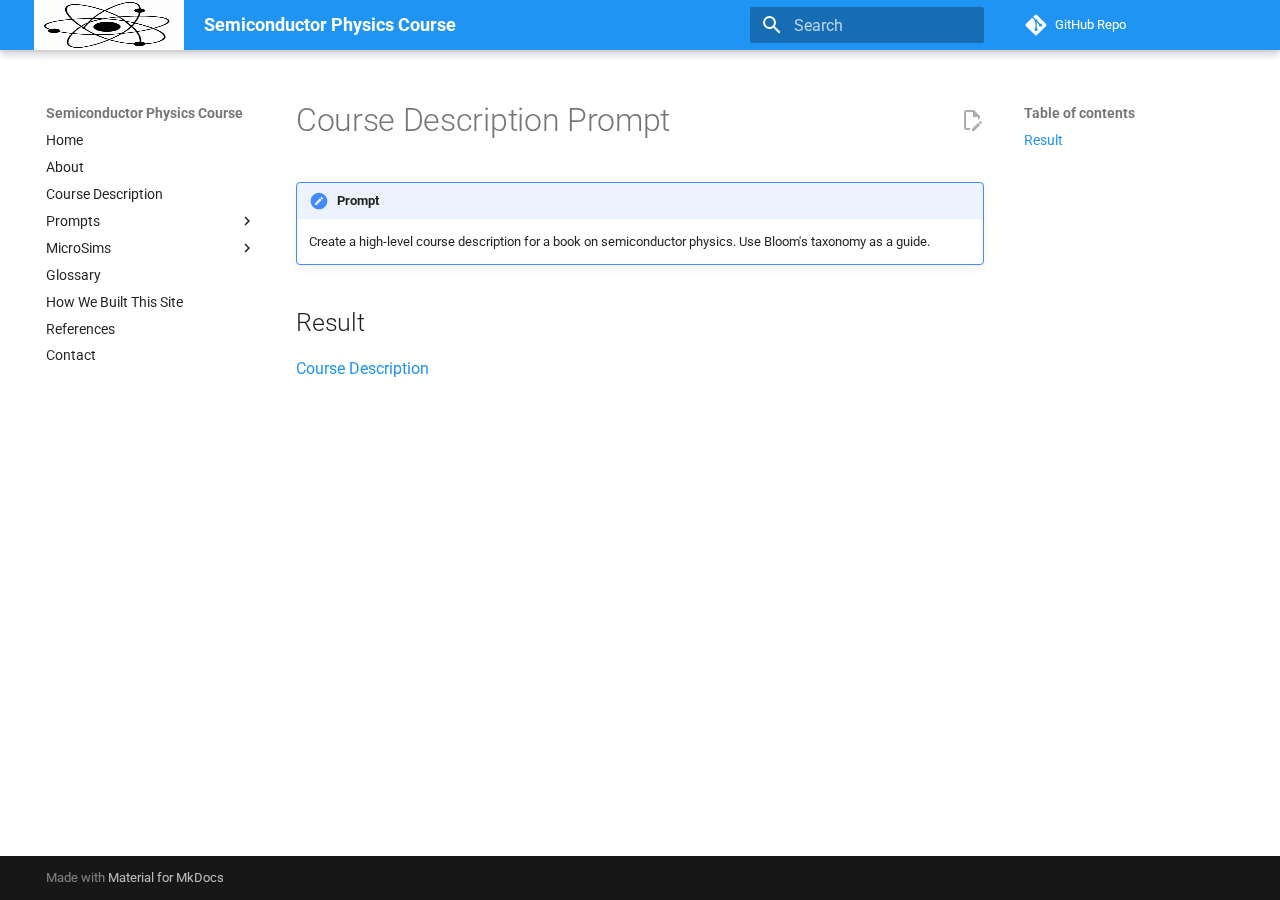
<file: prompts/course-description/index.html>
<!doctype html>
<html lang="en" class="no-js">
  <head>
    
      <meta charset="utf-8">
      <meta name="viewport" content="width=device-width,initial-scale=1">
      
        <meta name="description" content="Resources for teaching a college-level course on semiconductor physics with a focus on creating interactive simulations.">
      
      
        <meta name="author" content="Dan McCreary">
      
      
        <link rel="canonical" href="https://dmccreary.github.io/semiconductor-physics-course/prompts/course-description/">
      
      
      
      
      <link rel="icon" href="../../assets/images/favicon.png">
      <meta name="generator" content="mkdocs-1.6.1, mkdocs-material-9.6.12">
    
    
      
        <title>Course Description Prompt - Semiconductor Physics Course</title>
      
    
    
      <link rel="stylesheet" href="../../assets/stylesheets/main.2afb09e1.min.css">
      
        
        <link rel="stylesheet" href="../../assets/stylesheets/palette.06af60db.min.css">
      
      


    
    
      
    
    
      
        
        
        <link rel="preconnect" href="https://fonts.gstatic.com" crossorigin>
        <link rel="stylesheet" href="https://fonts.googleapis.com/css?family=Roboto:300,300i,400,400i,700,700i%7CRoboto+Mono:400,400i,700,700i&display=fallback">
        <style>:root{--md-text-font:"Roboto";--md-code-font:"Roboto Mono"}</style>
      
    
    
      <link rel="stylesheet" href="../../css/extra.css">
    
    <script>__md_scope=new URL("../..",location),__md_hash=e=>[...e].reduce(((e,_)=>(e<<5)-e+_.charCodeAt(0)),0),__md_get=(e,_=localStorage,t=__md_scope)=>JSON.parse(_.getItem(t.pathname+"."+e)),__md_set=(e,_,t=localStorage,a=__md_scope)=>{try{t.setItem(a.pathname+"."+e,JSON.stringify(_))}catch(e){}}</script>
    
      

    
    
    
  </head>
  
  
    
    
    
    
    
    <body dir="ltr" data-md-color-scheme="default" data-md-color-primary="blue" data-md-color-accent="orange">
  
    
    <input class="md-toggle" data-md-toggle="drawer" type="checkbox" id="__drawer" autocomplete="off">
    <input class="md-toggle" data-md-toggle="search" type="checkbox" id="__search" autocomplete="off">
    <label class="md-overlay" for="__drawer"></label>
    <div data-md-component="skip">
      
        
        <a href="#course-description-prompt" class="md-skip">
          Skip to content
        </a>
      
    </div>
    <div data-md-component="announce">
      
    </div>
    
    
      

  

<header class="md-header md-header--shadow" data-md-component="header">
  <nav class="md-header__inner md-grid" aria-label="Header">
    <a href="../.." title="Semiconductor Physics Course" class="md-header__button md-logo" aria-label="Semiconductor Physics Course" data-md-component="logo">
      
  <img src="../../img/logo.png" alt="logo">

    </a>
    <label class="md-header__button md-icon" for="__drawer">
      
      <svg xmlns="http://www.w3.org/2000/svg" viewBox="0 0 24 24"><path d="M3 6h18v2H3zm0 5h18v2H3zm0 5h18v2H3z"/></svg>
    </label>
    <div class="md-header__title" data-md-component="header-title">
      <div class="md-header__ellipsis">
        <div class="md-header__topic">
          <span class="md-ellipsis">
            Semiconductor Physics Course
          </span>
        </div>
        <div class="md-header__topic" data-md-component="header-topic">
          <span class="md-ellipsis">
            
              Course Description Prompt
            
          </span>
        </div>
      </div>
    </div>
    
      
    
    
    
    
      
      
        <label class="md-header__button md-icon" for="__search">
          
          <svg xmlns="http://www.w3.org/2000/svg" viewBox="0 0 24 24"><path d="M9.5 3A6.5 6.5 0 0 1 16 9.5c0 1.61-.59 3.09-1.56 4.23l.27.27h.79l5 5-1.5 1.5-5-5v-.79l-.27-.27A6.52 6.52 0 0 1 9.5 16 6.5 6.5 0 0 1 3 9.5 6.5 6.5 0 0 1 9.5 3m0 2C7 5 5 7 5 9.5S7 14 9.5 14 14 12 14 9.5 12 5 9.5 5"/></svg>
        </label>
        <div class="md-search" data-md-component="search" role="dialog">
  <label class="md-search__overlay" for="__search"></label>
  <div class="md-search__inner" role="search">
    <form class="md-search__form" name="search">
      <input type="text" class="md-search__input" name="query" aria-label="Search" placeholder="Search" autocapitalize="off" autocorrect="off" autocomplete="off" spellcheck="false" data-md-component="search-query" required>
      <label class="md-search__icon md-icon" for="__search">
        
        <svg xmlns="http://www.w3.org/2000/svg" viewBox="0 0 24 24"><path d="M9.5 3A6.5 6.5 0 0 1 16 9.5c0 1.61-.59 3.09-1.56 4.23l.27.27h.79l5 5-1.5 1.5-5-5v-.79l-.27-.27A6.52 6.52 0 0 1 9.5 16 6.5 6.5 0 0 1 3 9.5 6.5 6.5 0 0 1 9.5 3m0 2C7 5 5 7 5 9.5S7 14 9.5 14 14 12 14 9.5 12 5 9.5 5"/></svg>
        
        <svg xmlns="http://www.w3.org/2000/svg" viewBox="0 0 24 24"><path d="M20 11v2H8l5.5 5.5-1.42 1.42L4.16 12l7.92-7.92L13.5 5.5 8 11z"/></svg>
      </label>
      <nav class="md-search__options" aria-label="Search">
        
        <button type="reset" class="md-search__icon md-icon" title="Clear" aria-label="Clear" tabindex="-1">
          
          <svg xmlns="http://www.w3.org/2000/svg" viewBox="0 0 24 24"><path d="M19 6.41 17.59 5 12 10.59 6.41 5 5 6.41 10.59 12 5 17.59 6.41 19 12 13.41 17.59 19 19 17.59 13.41 12z"/></svg>
        </button>
      </nav>
      
    </form>
    <div class="md-search__output">
      <div class="md-search__scrollwrap" tabindex="0" data-md-scrollfix>
        <div class="md-search-result" data-md-component="search-result">
          <div class="md-search-result__meta">
            Initializing search
          </div>
          <ol class="md-search-result__list" role="presentation"></ol>
        </div>
      </div>
    </div>
  </div>
</div>
      
    
    
      <div class="md-header__source">
        <a href="https://github.com/dmccreary/semiconductor-physics-course" title="Go to repository" class="md-source" data-md-component="source">
  <div class="md-source__icon md-icon">
    
    <svg xmlns="http://www.w3.org/2000/svg" viewBox="0 0 448 512"><!--! Font Awesome Free 6.7.2 by @fontawesome - https://fontawesome.com License - https://fontawesome.com/license/free (Icons: CC BY 4.0, Fonts: SIL OFL 1.1, Code: MIT License) Copyright 2024 Fonticons, Inc.--><path d="M439.55 236.05 244 40.45a28.87 28.87 0 0 0-40.81 0l-40.66 40.63 51.52 51.52c27.06-9.14 52.68 16.77 43.39 43.68l49.66 49.66c34.23-11.8 61.18 31 35.47 56.69-26.49 26.49-70.21-2.87-56-37.34L240.22 199v121.85c25.3 12.54 22.26 41.85 9.08 55a34.34 34.34 0 0 1-48.55 0c-17.57-17.6-11.07-46.91 11.25-56v-123c-20.8-8.51-24.6-30.74-18.64-45L142.57 101 8.45 235.14a28.86 28.86 0 0 0 0 40.81l195.61 195.6a28.86 28.86 0 0 0 40.8 0l194.69-194.69a28.86 28.86 0 0 0 0-40.81"/></svg>
  </div>
  <div class="md-source__repository">
    GitHub Repo
  </div>
</a>
      </div>
    
  </nav>
  
</header>
    
    <div class="md-container" data-md-component="container">
      
      
        
          
        
      
      <main class="md-main" data-md-component="main">
        <div class="md-main__inner md-grid">
          
            
              
              <div class="md-sidebar md-sidebar--primary" data-md-component="sidebar" data-md-type="navigation" >
                <div class="md-sidebar__scrollwrap">
                  <div class="md-sidebar__inner">
                    



<nav class="md-nav md-nav--primary" aria-label="Navigation" data-md-level="0">
  <label class="md-nav__title" for="__drawer">
    <a href="../.." title="Semiconductor Physics Course" class="md-nav__button md-logo" aria-label="Semiconductor Physics Course" data-md-component="logo">
      
  <img src="../../img/logo.png" alt="logo">

    </a>
    Semiconductor Physics Course
  </label>
  
    <div class="md-nav__source">
      <a href="https://github.com/dmccreary/semiconductor-physics-course" title="Go to repository" class="md-source" data-md-component="source">
  <div class="md-source__icon md-icon">
    
    <svg xmlns="http://www.w3.org/2000/svg" viewBox="0 0 448 512"><!--! Font Awesome Free 6.7.2 by @fontawesome - https://fontawesome.com License - https://fontawesome.com/license/free (Icons: CC BY 4.0, Fonts: SIL OFL 1.1, Code: MIT License) Copyright 2024 Fonticons, Inc.--><path d="M439.55 236.05 244 40.45a28.87 28.87 0 0 0-40.81 0l-40.66 40.63 51.52 51.52c27.06-9.14 52.68 16.77 43.39 43.68l49.66 49.66c34.23-11.8 61.18 31 35.47 56.69-26.49 26.49-70.21-2.87-56-37.34L240.22 199v121.85c25.3 12.54 22.26 41.85 9.08 55a34.34 34.34 0 0 1-48.55 0c-17.57-17.6-11.07-46.91 11.25-56v-123c-20.8-8.51-24.6-30.74-18.64-45L142.57 101 8.45 235.14a28.86 28.86 0 0 0 0 40.81l195.61 195.6a28.86 28.86 0 0 0 40.8 0l194.69-194.69a28.86 28.86 0 0 0 0-40.81"/></svg>
  </div>
  <div class="md-source__repository">
    GitHub Repo
  </div>
</a>
    </div>
  
  <ul class="md-nav__list" data-md-scrollfix>
    
      
      
  
  
  
  
    <li class="md-nav__item">
      <a href="../.." class="md-nav__link">
        
  
  
  <span class="md-ellipsis">
    Home
    
  </span>
  

      </a>
    </li>
  

    
      
      
  
  
  
  
    <li class="md-nav__item">
      <a href="../../about/" class="md-nav__link">
        
  
  
  <span class="md-ellipsis">
    About
    
  </span>
  

      </a>
    </li>
  

    
      
      
  
  
  
  
    <li class="md-nav__item">
      <a href="../../course-description/" class="md-nav__link">
        
  
  
  <span class="md-ellipsis">
    Course Description
    
  </span>
  

      </a>
    </li>
  

    
      
      
  
  
  
  
    
    
      
        
          
        
      
        
      
    
    
    
    
      
        
        
      
    
    <li class="md-nav__item md-nav__item--pruned md-nav__item--nested">
      
        
  
  
  
    <a href="../" class="md-nav__link">
      
  
  
  <span class="md-ellipsis">
    Prompts
    
  </span>
  

      
        <span class="md-nav__icon md-icon"></span>
      
    </a>
  

      
    </li>
  

    
      
      
  
  
  
  
    
    
      
        
          
        
      
    
    
    
    
      
        
        
      
    
    <li class="md-nav__item md-nav__item--pruned md-nav__item--nested">
      
        
  
  
  
    <a href="../../sims/" class="md-nav__link">
      
  
  
  <span class="md-ellipsis">
    MicroSims
    
  </span>
  

      
        <span class="md-nav__icon md-icon"></span>
      
    </a>
  

      
    </li>
  

    
      
      
  
  
  
  
    <li class="md-nav__item">
      <a href="../../glossary/" class="md-nav__link">
        
  
  
  <span class="md-ellipsis">
    Glossary
    
  </span>
  

      </a>
    </li>
  

    
      
      
  
  
  
  
    <li class="md-nav__item">
      <a href="../../how-we-built-this-site/" class="md-nav__link">
        
  
  
  <span class="md-ellipsis">
    How We Built This Site
    
  </span>
  

      </a>
    </li>
  

    
      
      
  
  
  
  
    <li class="md-nav__item">
      <a href="../../references/" class="md-nav__link">
        
  
  
  <span class="md-ellipsis">
    References
    
  </span>
  

      </a>
    </li>
  

    
      
      
  
  
  
  
    <li class="md-nav__item">
      <a href="../../contact/" class="md-nav__link">
        
  
  
  <span class="md-ellipsis">
    Contact
    
  </span>
  

      </a>
    </li>
  

    
  </ul>
</nav>
                  </div>
                </div>
              </div>
            
            
              
              <div class="md-sidebar md-sidebar--secondary" data-md-component="sidebar" data-md-type="toc" >
                <div class="md-sidebar__scrollwrap">
                  <div class="md-sidebar__inner">
                    

<nav class="md-nav md-nav--secondary" aria-label="Table of contents">
  
  
  
    
  
  
    <label class="md-nav__title" for="__toc">
      <span class="md-nav__icon md-icon"></span>
      Table of contents
    </label>
    <ul class="md-nav__list" data-md-component="toc" data-md-scrollfix>
      
        <li class="md-nav__item">
  <a href="#result" class="md-nav__link">
    <span class="md-ellipsis">
      Result
    </span>
  </a>
  
</li>
      
    </ul>
  
</nav>
                  </div>
                </div>
              </div>
            
          
          
            <div class="md-content" data-md-component="content">
              <article class="md-content__inner md-typeset">
                
                  


  
    <a href="https://github.com/dmccreary/semiconductor-physics-course/blob/master/docs/prompts/course-description.md" title="Edit this page" class="md-content__button md-icon">
      
      <svg xmlns="http://www.w3.org/2000/svg" viewBox="0 0 24 24"><path d="M10 20H6V4h7v5h5v3.1l2-2V8l-6-6H6c-1.1 0-2 .9-2 2v16c0 1.1.9 2 2 2h4zm10.2-7c.1 0 .3.1.4.2l1.3 1.3c.2.2.2.6 0 .8l-1 1-2.1-2.1 1-1c.1-.1.2-.2.4-.2m0 3.9L14.1 23H12v-2.1l6.1-6.1z"/></svg>
    </a>
  
  


<h1 id="course-description-prompt">Course Description Prompt</h1>
<div class="admonition prompt">
<p class="admonition-title">Prompt</p>
<p>Create a high-level course description for a book on semiconductor physics.  Use Bloom's taxonomy as a guide.</p>
</div>
<h2 id="result">Result</h2>
<p><a href="./">Course Description</a></p>












                
              </article>
            </div>
          
          
<script>var target=document.getElementById(location.hash.slice(1));target&&target.name&&(target.checked=target.name.startsWith("__tabbed_"))</script>
        </div>
        
          <button type="button" class="md-top md-icon" data-md-component="top" hidden>
  
  <svg xmlns="http://www.w3.org/2000/svg" viewBox="0 0 24 24"><path d="M13 20h-2V8l-5.5 5.5-1.42-1.42L12 4.16l7.92 7.92-1.42 1.42L13 8z"/></svg>
  Back to top
</button>
        
      </main>
      
        <footer class="md-footer">
  
    
  
  <div class="md-footer-meta md-typeset">
    <div class="md-footer-meta__inner md-grid">
      <div class="md-copyright">
  
  
    Made with
    <a href="https://squidfunk.github.io/mkdocs-material/" target="_blank" rel="noopener">
      Material for MkDocs
    </a>
  
</div>
      
    </div>
  </div>
</footer>
      
    </div>
    <div class="md-dialog" data-md-component="dialog">
      <div class="md-dialog__inner md-typeset"></div>
    </div>
    
    
    
      
      <script id="__config" type="application/json">{"base": "../..", "features": ["content.code.copy", "navigation.expand", "navigation.path", "navigation.prune", "navigation.indexes", "toc.follow", "navigation.top", "navigation.footer", "content.action.edit"], "search": "../../assets/javascripts/workers/search.f8cc74c7.min.js", "tags": null, "translations": {"clipboard.copied": "Copied to clipboard", "clipboard.copy": "Copy to clipboard", "search.result.more.one": "1 more on this page", "search.result.more.other": "# more on this page", "search.result.none": "No matching documents", "search.result.one": "1 matching document", "search.result.other": "# matching documents", "search.result.placeholder": "Type to start searching", "search.result.term.missing": "Missing", "select.version": "Select version"}, "version": null}</script>
    
    
      <script src="../../assets/javascripts/bundle.c8b220af.min.js"></script>
      
    
  </body>
</html>
</file>
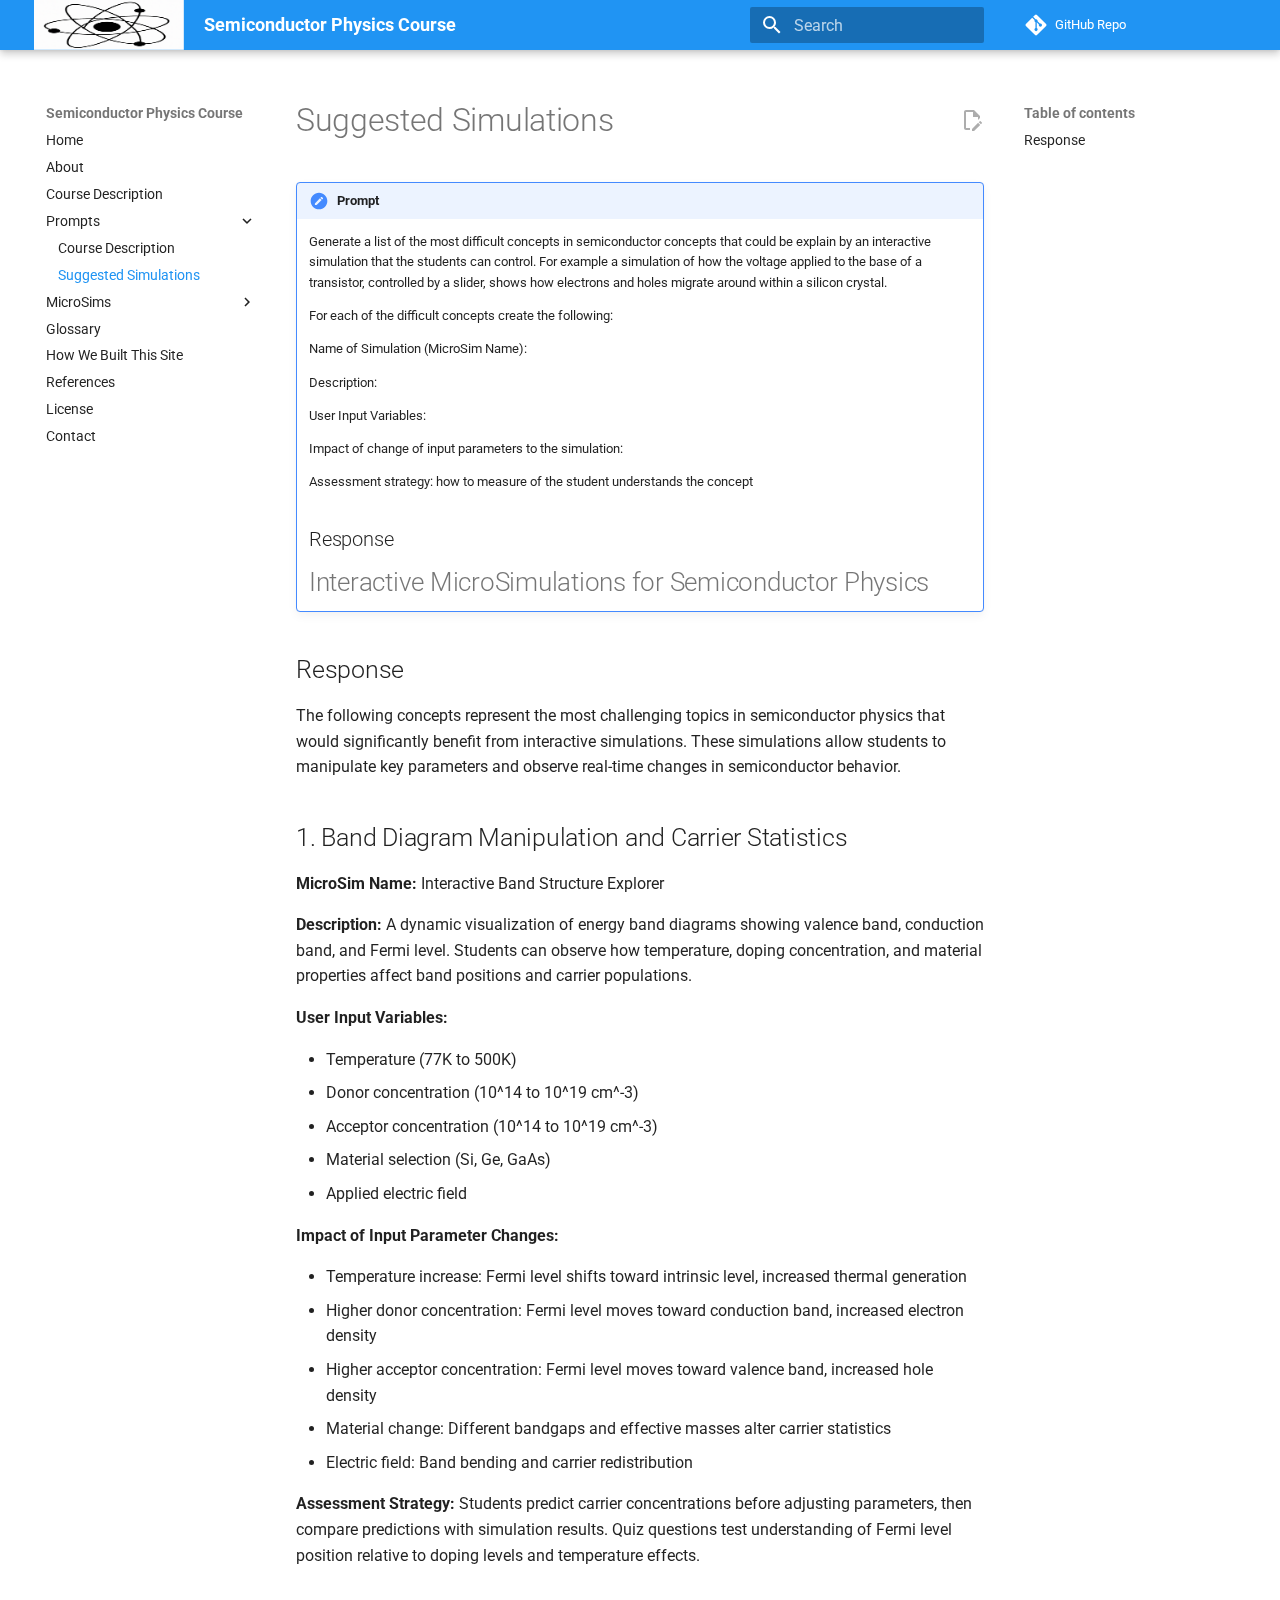
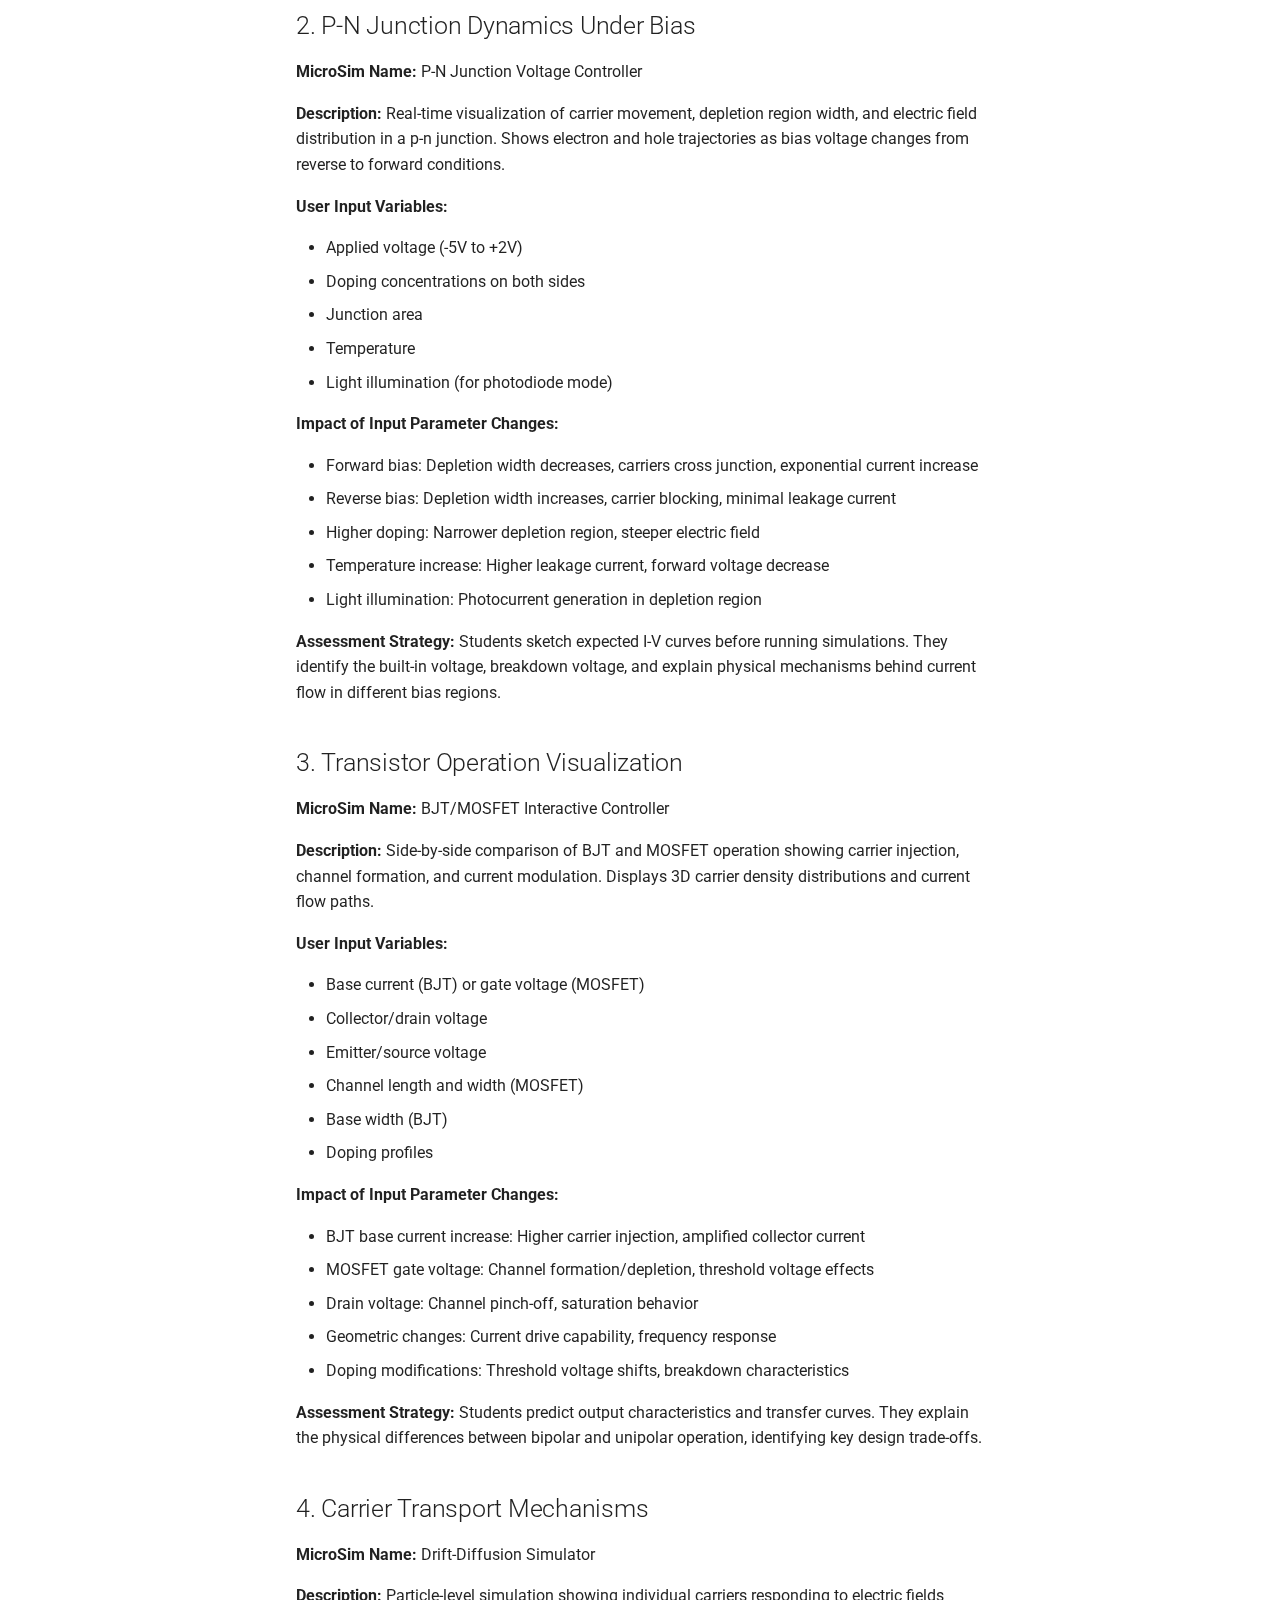
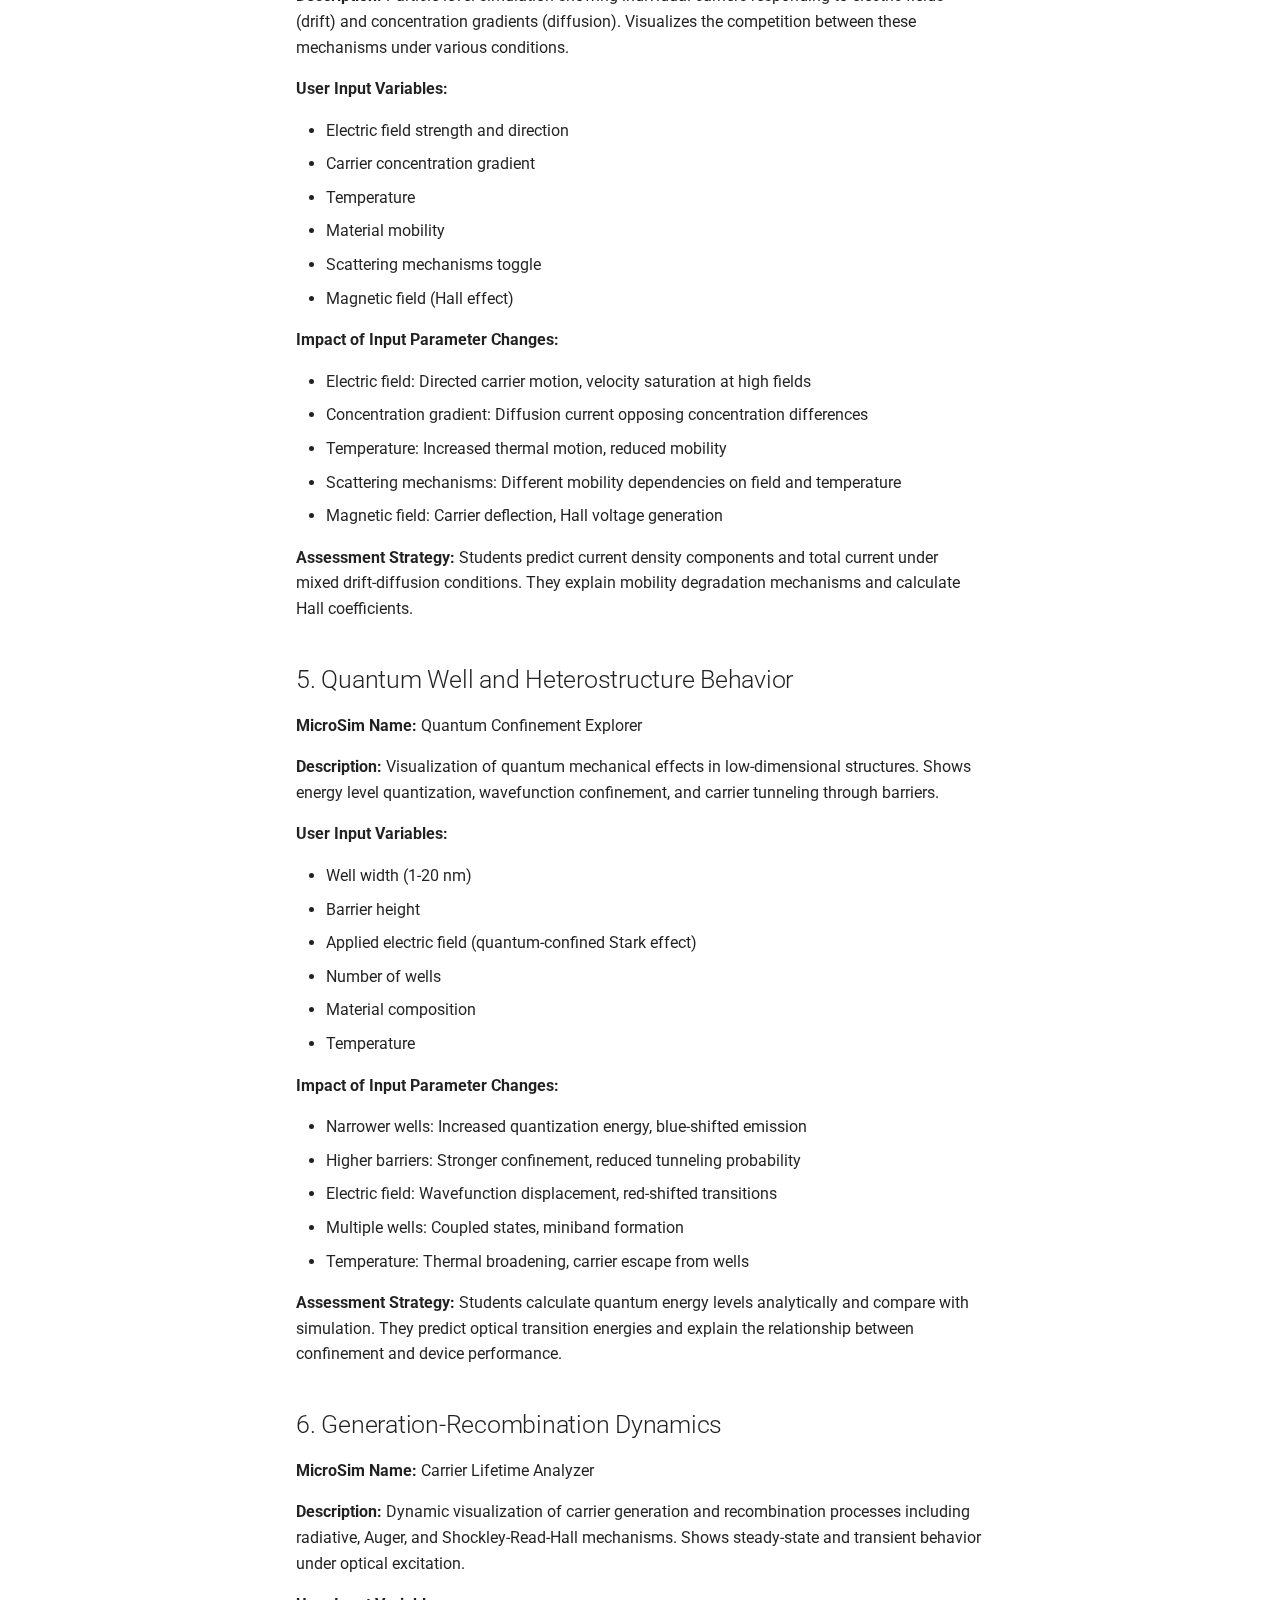
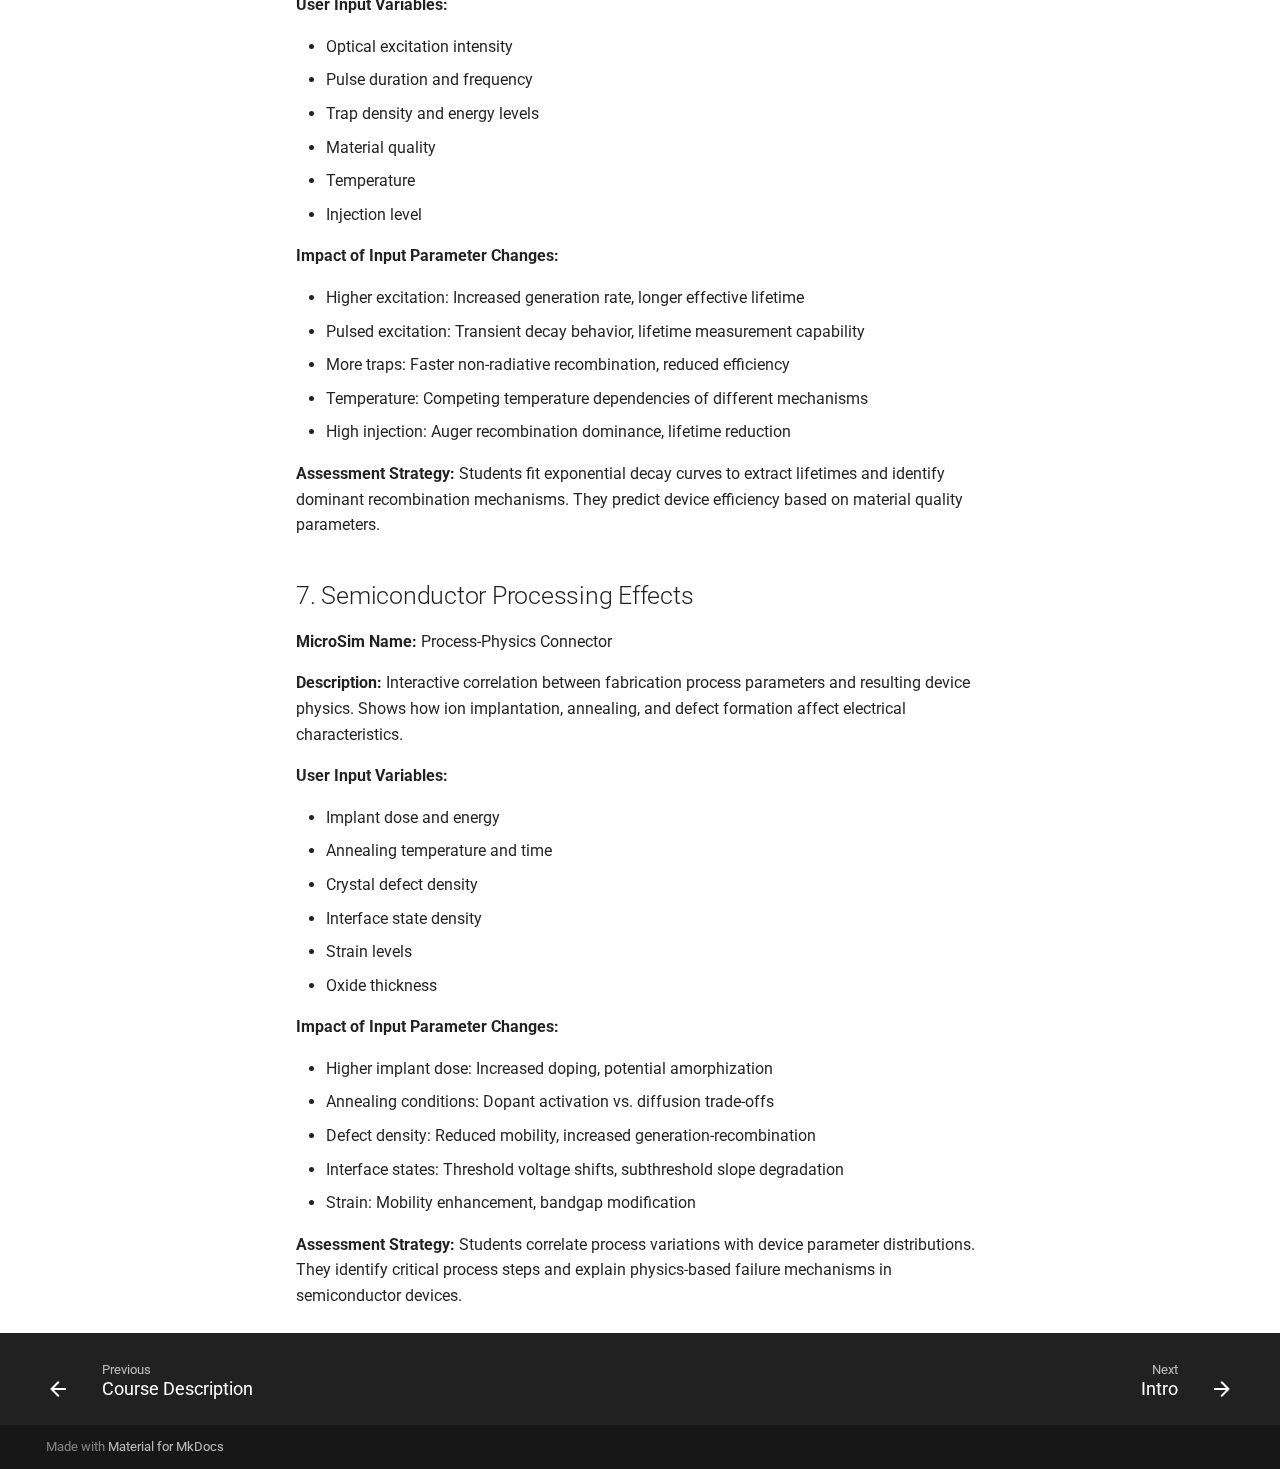
<file: prompts/suggested-simulations/index.html>
<!doctype html>
<html lang="en" class="no-js">
  <head>
    
      <meta charset="utf-8">
      <meta name="viewport" content="width=device-width,initial-scale=1">
      
        <meta name="description" content="Resources for teaching a college-level course on semiconductor physics with a focus on creating interactive simulations.">
      
      
        <meta name="author" content="Dan McCreary">
      
      
        <link rel="canonical" href="https://dmccreary.github.io/semiconductor-physics-course/prompts/suggested-simulations/">
      
      
        <link rel="prev" href="../course-description/">
      
      
        <link rel="next" href="../../sims/">
      
      
      <link rel="icon" href="../../assets/images/favicon.png">
      <meta name="generator" content="mkdocs-1.6.1, mkdocs-material-9.6.12">
    
    
      
        <title>Suggested Simulations - Semiconductor Physics Course</title>
      
    
    
      <link rel="stylesheet" href="../../assets/stylesheets/main.2afb09e1.min.css">
      
        
        <link rel="stylesheet" href="../../assets/stylesheets/palette.06af60db.min.css">
      
      


    
    
      
    
    
      
        
        
        <link rel="preconnect" href="https://fonts.gstatic.com" crossorigin>
        <link rel="stylesheet" href="https://fonts.googleapis.com/css?family=Roboto:300,300i,400,400i,700,700i%7CRoboto+Mono:400,400i,700,700i&display=fallback">
        <style>:root{--md-text-font:"Roboto";--md-code-font:"Roboto Mono"}</style>
      
    
    
      <link rel="stylesheet" href="../../css/extra.css">
    
    <script>__md_scope=new URL("../..",location),__md_hash=e=>[...e].reduce(((e,_)=>(e<<5)-e+_.charCodeAt(0)),0),__md_get=(e,_=localStorage,t=__md_scope)=>JSON.parse(_.getItem(t.pathname+"."+e)),__md_set=(e,_,t=localStorage,a=__md_scope)=>{try{t.setItem(a.pathname+"."+e,JSON.stringify(_))}catch(e){}}</script>
    
      

    
    
    
  </head>
  
  
    
    
    
    
    
    <body dir="ltr" data-md-color-scheme="default" data-md-color-primary="blue" data-md-color-accent="orange">
  
    
    <input class="md-toggle" data-md-toggle="drawer" type="checkbox" id="__drawer" autocomplete="off">
    <input class="md-toggle" data-md-toggle="search" type="checkbox" id="__search" autocomplete="off">
    <label class="md-overlay" for="__drawer"></label>
    <div data-md-component="skip">
      
        
        <a href="#suggested-simulations" class="md-skip">
          Skip to content
        </a>
      
    </div>
    <div data-md-component="announce">
      
    </div>
    
    
      

  

<header class="md-header md-header--shadow" data-md-component="header">
  <nav class="md-header__inner md-grid" aria-label="Header">
    <a href="../.." title="Semiconductor Physics Course" class="md-header__button md-logo" aria-label="Semiconductor Physics Course" data-md-component="logo">
      
  <img src="../../img/logo.png" alt="logo">

    </a>
    <label class="md-header__button md-icon" for="__drawer">
      
      <svg xmlns="http://www.w3.org/2000/svg" viewBox="0 0 24 24"><path d="M3 6h18v2H3zm0 5h18v2H3zm0 5h18v2H3z"/></svg>
    </label>
    <div class="md-header__title" data-md-component="header-title">
      <div class="md-header__ellipsis">
        <div class="md-header__topic">
          <span class="md-ellipsis">
            Semiconductor Physics Course
          </span>
        </div>
        <div class="md-header__topic" data-md-component="header-topic">
          <span class="md-ellipsis">
            
              Suggested Simulations
            
          </span>
        </div>
      </div>
    </div>
    
      
    
    
    
    
      
      
        <label class="md-header__button md-icon" for="__search">
          
          <svg xmlns="http://www.w3.org/2000/svg" viewBox="0 0 24 24"><path d="M9.5 3A6.5 6.5 0 0 1 16 9.5c0 1.61-.59 3.09-1.56 4.23l.27.27h.79l5 5-1.5 1.5-5-5v-.79l-.27-.27A6.52 6.52 0 0 1 9.5 16 6.5 6.5 0 0 1 3 9.5 6.5 6.5 0 0 1 9.5 3m0 2C7 5 5 7 5 9.5S7 14 9.5 14 14 12 14 9.5 12 5 9.5 5"/></svg>
        </label>
        <div class="md-search" data-md-component="search" role="dialog">
  <label class="md-search__overlay" for="__search"></label>
  <div class="md-search__inner" role="search">
    <form class="md-search__form" name="search">
      <input type="text" class="md-search__input" name="query" aria-label="Search" placeholder="Search" autocapitalize="off" autocorrect="off" autocomplete="off" spellcheck="false" data-md-component="search-query" required>
      <label class="md-search__icon md-icon" for="__search">
        
        <svg xmlns="http://www.w3.org/2000/svg" viewBox="0 0 24 24"><path d="M9.5 3A6.5 6.5 0 0 1 16 9.5c0 1.61-.59 3.09-1.56 4.23l.27.27h.79l5 5-1.5 1.5-5-5v-.79l-.27-.27A6.52 6.52 0 0 1 9.5 16 6.5 6.5 0 0 1 3 9.5 6.5 6.5 0 0 1 9.5 3m0 2C7 5 5 7 5 9.5S7 14 9.5 14 14 12 14 9.5 12 5 9.5 5"/></svg>
        
        <svg xmlns="http://www.w3.org/2000/svg" viewBox="0 0 24 24"><path d="M20 11v2H8l5.5 5.5-1.42 1.42L4.16 12l7.92-7.92L13.5 5.5 8 11z"/></svg>
      </label>
      <nav class="md-search__options" aria-label="Search">
        
        <button type="reset" class="md-search__icon md-icon" title="Clear" aria-label="Clear" tabindex="-1">
          
          <svg xmlns="http://www.w3.org/2000/svg" viewBox="0 0 24 24"><path d="M19 6.41 17.59 5 12 10.59 6.41 5 5 6.41 10.59 12 5 17.59 6.41 19 12 13.41 17.59 19 19 17.59 13.41 12z"/></svg>
        </button>
      </nav>
      
    </form>
    <div class="md-search__output">
      <div class="md-search__scrollwrap" tabindex="0" data-md-scrollfix>
        <div class="md-search-result" data-md-component="search-result">
          <div class="md-search-result__meta">
            Initializing search
          </div>
          <ol class="md-search-result__list" role="presentation"></ol>
        </div>
      </div>
    </div>
  </div>
</div>
      
    
    
      <div class="md-header__source">
        <a href="https://github.com/dmccreary/semiconductor-physics-course" title="Go to repository" class="md-source" data-md-component="source">
  <div class="md-source__icon md-icon">
    
    <svg xmlns="http://www.w3.org/2000/svg" viewBox="0 0 448 512"><!--! Font Awesome Free 6.7.2 by @fontawesome - https://fontawesome.com License - https://fontawesome.com/license/free (Icons: CC BY 4.0, Fonts: SIL OFL 1.1, Code: MIT License) Copyright 2024 Fonticons, Inc.--><path d="M439.55 236.05 244 40.45a28.87 28.87 0 0 0-40.81 0l-40.66 40.63 51.52 51.52c27.06-9.14 52.68 16.77 43.39 43.68l49.66 49.66c34.23-11.8 61.18 31 35.47 56.69-26.49 26.49-70.21-2.87-56-37.34L240.22 199v121.85c25.3 12.54 22.26 41.85 9.08 55a34.34 34.34 0 0 1-48.55 0c-17.57-17.6-11.07-46.91 11.25-56v-123c-20.8-8.51-24.6-30.74-18.64-45L142.57 101 8.45 235.14a28.86 28.86 0 0 0 0 40.81l195.61 195.6a28.86 28.86 0 0 0 40.8 0l194.69-194.69a28.86 28.86 0 0 0 0-40.81"/></svg>
  </div>
  <div class="md-source__repository">
    GitHub Repo
  </div>
</a>
      </div>
    
  </nav>
  
</header>
    
    <div class="md-container" data-md-component="container">
      
      
        
          
        
      
      <main class="md-main" data-md-component="main">
        <div class="md-main__inner md-grid">
          
            
              
              <div class="md-sidebar md-sidebar--primary" data-md-component="sidebar" data-md-type="navigation" >
                <div class="md-sidebar__scrollwrap">
                  <div class="md-sidebar__inner">
                    



<nav class="md-nav md-nav--primary" aria-label="Navigation" data-md-level="0">
  <label class="md-nav__title" for="__drawer">
    <a href="../.." title="Semiconductor Physics Course" class="md-nav__button md-logo" aria-label="Semiconductor Physics Course" data-md-component="logo">
      
  <img src="../../img/logo.png" alt="logo">

    </a>
    Semiconductor Physics Course
  </label>
  
    <div class="md-nav__source">
      <a href="https://github.com/dmccreary/semiconductor-physics-course" title="Go to repository" class="md-source" data-md-component="source">
  <div class="md-source__icon md-icon">
    
    <svg xmlns="http://www.w3.org/2000/svg" viewBox="0 0 448 512"><!--! Font Awesome Free 6.7.2 by @fontawesome - https://fontawesome.com License - https://fontawesome.com/license/free (Icons: CC BY 4.0, Fonts: SIL OFL 1.1, Code: MIT License) Copyright 2024 Fonticons, Inc.--><path d="M439.55 236.05 244 40.45a28.87 28.87 0 0 0-40.81 0l-40.66 40.63 51.52 51.52c27.06-9.14 52.68 16.77 43.39 43.68l49.66 49.66c34.23-11.8 61.18 31 35.47 56.69-26.49 26.49-70.21-2.87-56-37.34L240.22 199v121.85c25.3 12.54 22.26 41.85 9.08 55a34.34 34.34 0 0 1-48.55 0c-17.57-17.6-11.07-46.91 11.25-56v-123c-20.8-8.51-24.6-30.74-18.64-45L142.57 101 8.45 235.14a28.86 28.86 0 0 0 0 40.81l195.61 195.6a28.86 28.86 0 0 0 40.8 0l194.69-194.69a28.86 28.86 0 0 0 0-40.81"/></svg>
  </div>
  <div class="md-source__repository">
    GitHub Repo
  </div>
</a>
    </div>
  
  <ul class="md-nav__list" data-md-scrollfix>
    
      
      
  
  
  
  
    <li class="md-nav__item">
      <a href="../.." class="md-nav__link">
        
  
  
  <span class="md-ellipsis">
    Home
    
  </span>
  

      </a>
    </li>
  

    
      
      
  
  
  
  
    <li class="md-nav__item">
      <a href="../../about/" class="md-nav__link">
        
  
  
  <span class="md-ellipsis">
    About
    
  </span>
  

      </a>
    </li>
  

    
      
      
  
  
  
  
    <li class="md-nav__item">
      <a href="../../course-description/" class="md-nav__link">
        
  
  
  <span class="md-ellipsis">
    Course Description
    
  </span>
  

      </a>
    </li>
  

    
      
      
  
  
    
  
  
  
    
    
      
        
          
        
      
        
      
        
      
    
    
    
    
      
    
    <li class="md-nav__item md-nav__item--active md-nav__item--nested">
      
        
        
        <input class="md-nav__toggle md-toggle " type="checkbox" id="__nav_4" checked>
        
          
          <div class="md-nav__link md-nav__container">
            <a href="../" class="md-nav__link ">
              
  
  
  <span class="md-ellipsis">
    Prompts
    
  </span>
  

            </a>
            
              
              <label class="md-nav__link " for="__nav_4" id="__nav_4_label" tabindex="0">
                <span class="md-nav__icon md-icon"></span>
              </label>
            
          </div>
        
        <nav class="md-nav" data-md-level="1" aria-labelledby="__nav_4_label" aria-expanded="true">
          <label class="md-nav__title" for="__nav_4">
            <span class="md-nav__icon md-icon"></span>
            Prompts
          </label>
          <ul class="md-nav__list" data-md-scrollfix>
            
              
            
              
                
  
  
  
  
    <li class="md-nav__item">
      <a href="../course-description/" class="md-nav__link">
        
  
  
  <span class="md-ellipsis">
    Course Description
    
  </span>
  

      </a>
    </li>
  

              
            
              
                
  
  
    
  
  
  
    <li class="md-nav__item md-nav__item--active">
      
      <input class="md-nav__toggle md-toggle" type="checkbox" id="__toc">
      
      
        
      
      
        <label class="md-nav__link md-nav__link--active" for="__toc">
          
  
  
  <span class="md-ellipsis">
    Suggested Simulations
    
  </span>
  

          <span class="md-nav__icon md-icon"></span>
        </label>
      
      <a href="./" class="md-nav__link md-nav__link--active">
        
  
  
  <span class="md-ellipsis">
    Suggested Simulations
    
  </span>
  

      </a>
      
        

<nav class="md-nav md-nav--secondary" aria-label="Table of contents">
  
  
  
    
  
  
    <label class="md-nav__title" for="__toc">
      <span class="md-nav__icon md-icon"></span>
      Table of contents
    </label>
    <ul class="md-nav__list" data-md-component="toc" data-md-scrollfix>
      
        <li class="md-nav__item">
  <a href="#response" class="md-nav__link">
    <span class="md-ellipsis">
      Response
    </span>
  </a>
  
</li>
      
    </ul>
  
</nav>
      
    </li>
  

              
            
          </ul>
        </nav>
      
    </li>
  

    
      
      
  
  
  
  
    
    
      
        
          
        
      
        
      
    
    
    
    
      
        
        
      
    
    <li class="md-nav__item md-nav__item--pruned md-nav__item--nested">
      
        
  
  
  
    <a href="../../sims/" class="md-nav__link">
      
  
  
  <span class="md-ellipsis">
    MicroSims
    
  </span>
  

      
        <span class="md-nav__icon md-icon"></span>
      
    </a>
  

      
    </li>
  

    
      
      
  
  
  
  
    <li class="md-nav__item">
      <a href="../../glossary/" class="md-nav__link">
        
  
  
  <span class="md-ellipsis">
    Glossary
    
  </span>
  

      </a>
    </li>
  

    
      
      
  
  
  
  
    <li class="md-nav__item">
      <a href="../../how-we-built-this-site/" class="md-nav__link">
        
  
  
  <span class="md-ellipsis">
    How We Built This Site
    
  </span>
  

      </a>
    </li>
  

    
      
      
  
  
  
  
    <li class="md-nav__item">
      <a href="../../references/" class="md-nav__link">
        
  
  
  <span class="md-ellipsis">
    References
    
  </span>
  

      </a>
    </li>
  

    
      
      
  
  
  
  
    <li class="md-nav__item">
      <a href="../../license/" class="md-nav__link">
        
  
  
  <span class="md-ellipsis">
    License
    
  </span>
  

      </a>
    </li>
  

    
      
      
  
  
  
  
    <li class="md-nav__item">
      <a href="../../contact/" class="md-nav__link">
        
  
  
  <span class="md-ellipsis">
    Contact
    
  </span>
  

      </a>
    </li>
  

    
  </ul>
</nav>
                  </div>
                </div>
              </div>
            
            
              
              <div class="md-sidebar md-sidebar--secondary" data-md-component="sidebar" data-md-type="toc" >
                <div class="md-sidebar__scrollwrap">
                  <div class="md-sidebar__inner">
                    

<nav class="md-nav md-nav--secondary" aria-label="Table of contents">
  
  
  
    
  
  
    <label class="md-nav__title" for="__toc">
      <span class="md-nav__icon md-icon"></span>
      Table of contents
    </label>
    <ul class="md-nav__list" data-md-component="toc" data-md-scrollfix>
      
        <li class="md-nav__item">
  <a href="#response" class="md-nav__link">
    <span class="md-ellipsis">
      Response
    </span>
  </a>
  
</li>
      
    </ul>
  
</nav>
                  </div>
                </div>
              </div>
            
          
          
            <div class="md-content" data-md-component="content">
              <article class="md-content__inner md-typeset">
                
                  


  
    <a href="https://github.com/dmccreary/semiconductor-physics-course/blob/master/docs/prompts/suggested-simulations.md" title="Edit this page" class="md-content__button md-icon">
      
      <svg xmlns="http://www.w3.org/2000/svg" viewBox="0 0 24 24"><path d="M10 20H6V4h7v5h5v3.1l2-2V8l-6-6H6c-1.1 0-2 .9-2 2v16c0 1.1.9 2 2 2h4zm10.2-7c.1 0 .3.1.4.2l1.3 1.3c.2.2.2.6 0 .8l-1 1-2.1-2.1 1-1c.1-.1.2-.2.4-.2m0 3.9L14.1 23H12v-2.1l6.1-6.1z"/></svg>
    </a>
  
  


<h1 id="suggested-simulations">Suggested Simulations</h1>
<div class="admonition prompt">
<p class="admonition-title">Prompt</p>
<p>Generate a list of the most difficult concepts in semiconductor concepts that could be explain by an interactive simulation that the students can control.  For example a simulation of how the voltage applied to the base of a transistor, controlled by a slider, shows how electrons and holes migrate around within a silicon crystal.</p>
<p>For each of the difficult concepts create the following:</p>
<p>Name of Simulation (MicroSim Name):</p>
<p>Description:</p>
<p>User Input Variables:</p>
<p>Impact of change of input parameters to the simulation:</p>
<p>Assessment strategy: how to measure of the student understands the concept</p>
<h2 id="response">Response</h2>
<h1 id="interactive-microsimulations-for-semiconductor-physics">Interactive MicroSimulations for Semiconductor Physics</h1>
</div>
<h2 id="response_1">Response</h2>
<p>The following concepts represent the most challenging topics in semiconductor physics that would significantly benefit from interactive simulations. These simulations allow students to manipulate key parameters and observe real-time changes in semiconductor behavior.</p>
<h2 id="1-band-diagram-manipulation-and-carrier-statistics">1. Band Diagram Manipulation and Carrier Statistics</h2>
<p><strong>MicroSim Name:</strong> Interactive Band Structure Explorer</p>
<p><strong>Description:</strong> 
A dynamic visualization of energy band diagrams showing valence band, conduction band, and Fermi level. Students can observe how temperature, doping concentration, and material properties affect band positions and carrier populations.</p>
<p><strong>User Input Variables:</strong></p>
<ul>
<li>Temperature (77K to 500K)</li>
<li>Donor concentration (10^14 to 10^19 cm^-3)</li>
<li>Acceptor concentration (10^14 to 10^19 cm^-3)</li>
<li>Material selection (Si, Ge, GaAs)</li>
<li>Applied electric field</li>
</ul>
<p><strong>Impact of Input Parameter Changes:</strong></p>
<ul>
<li>Temperature increase: Fermi level shifts toward intrinsic level, increased thermal generation</li>
<li>Higher donor concentration: Fermi level moves toward conduction band, increased electron density</li>
<li>Higher acceptor concentration: Fermi level moves toward valence band, increased hole density</li>
<li>Material change: Different bandgaps and effective masses alter carrier statistics</li>
<li>Electric field: Band bending and carrier redistribution</li>
</ul>
<p><strong>Assessment Strategy:</strong>
Students predict carrier concentrations before adjusting parameters, then compare predictions with simulation results. Quiz questions test understanding of Fermi level position relative to doping levels and temperature effects.</p>
<h2 id="2-p-n-junction-dynamics-under-bias">2. P-N Junction Dynamics Under Bias</h2>
<p><strong>MicroSim Name:</strong> P-N Junction Voltage Controller</p>
<p><strong>Description:</strong>
Real-time visualization of carrier movement, depletion region width, and electric field distribution in a p-n junction. Shows electron and hole trajectories as bias voltage changes from reverse to forward conditions.</p>
<p><strong>User Input Variables:</strong></p>
<ul>
<li>Applied voltage (-5V to +2V)</li>
<li>Doping concentrations on both sides</li>
<li>Junction area</li>
<li>Temperature</li>
<li>Light illumination (for photodiode mode)</li>
</ul>
<p><strong>Impact of Input Parameter Changes:</strong></p>
<ul>
<li>Forward bias: Depletion width decreases, carriers cross junction, exponential current increase</li>
<li>Reverse bias: Depletion width increases, carrier blocking, minimal leakage current</li>
<li>Higher doping: Narrower depletion region, steeper electric field</li>
<li>Temperature increase: Higher leakage current, forward voltage decrease</li>
<li>Light illumination: Photocurrent generation in depletion region</li>
</ul>
<p><strong>Assessment Strategy:</strong>
Students sketch expected I-V curves before running simulations. They identify the built-in voltage, breakdown voltage, and explain physical mechanisms behind current flow in different bias regions.</p>
<h2 id="3-transistor-operation-visualization">3. Transistor Operation Visualization</h2>
<p><strong>MicroSim Name:</strong> BJT/MOSFET Interactive Controller</p>
<p><strong>Description:</strong>
Side-by-side comparison of BJT and MOSFET operation showing carrier injection, channel formation, and current modulation. Displays 3D carrier density distributions and current flow paths.</p>
<p><strong>User Input Variables:</strong></p>
<ul>
<li>Base current (BJT) or gate voltage (MOSFET)</li>
<li>Collector/drain voltage</li>
<li>Emitter/source voltage</li>
<li>Channel length and width (MOSFET)</li>
<li>Base width (BJT)</li>
<li>Doping profiles</li>
</ul>
<p><strong>Impact of Input Parameter Changes:</strong></p>
<ul>
<li>BJT base current increase: Higher carrier injection, amplified collector current</li>
<li>MOSFET gate voltage: Channel formation/depletion, threshold voltage effects</li>
<li>Drain voltage: Channel pinch-off, saturation behavior</li>
<li>Geometric changes: Current drive capability, frequency response</li>
<li>Doping modifications: Threshold voltage shifts, breakdown characteristics</li>
</ul>
<p><strong>Assessment Strategy:</strong>
Students predict output characteristics and transfer curves. They explain the physical differences between bipolar and unipolar operation, identifying key design trade-offs.</p>
<h2 id="4-carrier-transport-mechanisms">4. Carrier Transport Mechanisms</h2>
<p><strong>MicroSim Name:</strong> Drift-Diffusion Simulator</p>
<p><strong>Description:</strong>
Particle-level simulation showing individual carriers responding to electric fields (drift) and concentration gradients (diffusion). Visualizes the competition between these mechanisms under various conditions.</p>
<p><strong>User Input Variables:</strong></p>
<ul>
<li>Electric field strength and direction</li>
<li>Carrier concentration gradient</li>
<li>Temperature</li>
<li>Material mobility</li>
<li>Scattering mechanisms toggle</li>
<li>Magnetic field (Hall effect)</li>
</ul>
<p><strong>Impact of Input Parameter Changes:</strong></p>
<ul>
<li>Electric field: Directed carrier motion, velocity saturation at high fields</li>
<li>Concentration gradient: Diffusion current opposing concentration differences</li>
<li>Temperature: Increased thermal motion, reduced mobility</li>
<li>Scattering mechanisms: Different mobility dependencies on field and temperature</li>
<li>Magnetic field: Carrier deflection, Hall voltage generation</li>
</ul>
<p><strong>Assessment Strategy:</strong>
Students predict current density components and total current under mixed drift-diffusion conditions. They explain mobility degradation mechanisms and calculate Hall coefficients.</p>
<h2 id="5-quantum-well-and-heterostructure-behavior">5. Quantum Well and Heterostructure Behavior</h2>
<p><strong>MicroSim Name:</strong> Quantum Confinement Explorer</p>
<p><strong>Description:</strong>
Visualization of quantum mechanical effects in low-dimensional structures. Shows energy level quantization, wavefunction confinement, and carrier tunneling through barriers.</p>
<p><strong>User Input Variables:</strong></p>
<ul>
<li>Well width (1-20 nm)</li>
<li>Barrier height</li>
<li>Applied electric field (quantum-confined Stark effect)</li>
<li>Number of wells</li>
<li>Material composition</li>
<li>Temperature</li>
</ul>
<p><strong>Impact of Input Parameter Changes:</strong></p>
<ul>
<li>Narrower wells: Increased quantization energy, blue-shifted emission</li>
<li>Higher barriers: Stronger confinement, reduced tunneling probability</li>
<li>Electric field: Wavefunction displacement, red-shifted transitions</li>
<li>Multiple wells: Coupled states, miniband formation</li>
<li>Temperature: Thermal broadening, carrier escape from wells</li>
</ul>
<p><strong>Assessment Strategy:</strong>
Students calculate quantum energy levels analytically and compare with simulation. They predict optical transition energies and explain the relationship between confinement and device performance.</p>
<h2 id="6-generation-recombination-dynamics">6. Generation-Recombination Dynamics</h2>
<p><strong>MicroSim Name:</strong> Carrier Lifetime Analyzer</p>
<p><strong>Description:</strong>
Dynamic visualization of carrier generation and recombination processes including radiative, Auger, and Shockley-Read-Hall mechanisms. Shows steady-state and transient behavior under optical excitation.</p>
<p><strong>User Input Variables:</strong></p>
<ul>
<li>Optical excitation intensity</li>
<li>Pulse duration and frequency</li>
<li>Trap density and energy levels</li>
<li>Material quality</li>
<li>Temperature</li>
<li>Injection level</li>
</ul>
<p><strong>Impact of Input Parameter Changes:</strong></p>
<ul>
<li>Higher excitation: Increased generation rate, longer effective lifetime</li>
<li>Pulsed excitation: Transient decay behavior, lifetime measurement capability</li>
<li>More traps: Faster non-radiative recombination, reduced efficiency</li>
<li>Temperature: Competing temperature dependencies of different mechanisms</li>
<li>High injection: Auger recombination dominance, lifetime reduction</li>
</ul>
<p><strong>Assessment Strategy:</strong>
Students fit exponential decay curves to extract lifetimes and identify dominant recombination mechanisms. They predict device efficiency based on material quality parameters.</p>
<h2 id="7-semiconductor-processing-effects">7. Semiconductor Processing Effects</h2>
<p><strong>MicroSim Name:</strong> Process-Physics Connector</p>
<p><strong>Description:</strong>
Interactive correlation between fabrication process parameters and resulting device physics. Shows how ion implantation, annealing, and defect formation affect electrical characteristics.</p>
<p><strong>User Input Variables:</strong></p>
<ul>
<li>Implant dose and energy</li>
<li>Annealing temperature and time</li>
<li>Crystal defect density</li>
<li>Interface state density</li>
<li>Strain levels</li>
<li>Oxide thickness</li>
</ul>
<p><strong>Impact of Input Parameter Changes:</strong></p>
<ul>
<li>Higher implant dose: Increased doping, potential amorphization</li>
<li>Annealing conditions: Dopant activation vs. diffusion trade-offs</li>
<li>Defect density: Reduced mobility, increased generation-recombination</li>
<li>Interface states: Threshold voltage shifts, subthreshold slope degradation</li>
<li>Strain: Mobility enhancement, bandgap modification</li>
</ul>
<p><strong>Assessment Strategy:</strong>
Students correlate process variations with device parameter distributions. They identify critical process steps and explain physics-based failure mechanisms in semiconductor devices.</p>












                
              </article>
            </div>
          
          
<script>var target=document.getElementById(location.hash.slice(1));target&&target.name&&(target.checked=target.name.startsWith("__tabbed_"))</script>
        </div>
        
          <button type="button" class="md-top md-icon" data-md-component="top" hidden>
  
  <svg xmlns="http://www.w3.org/2000/svg" viewBox="0 0 24 24"><path d="M13 20h-2V8l-5.5 5.5-1.42-1.42L12 4.16l7.92 7.92-1.42 1.42L13 8z"/></svg>
  Back to top
</button>
        
      </main>
      
        <footer class="md-footer">
  
    
      
      <nav class="md-footer__inner md-grid" aria-label="Footer" >
        
          
          <a href="../course-description/" class="md-footer__link md-footer__link--prev" aria-label="Previous: Course Description">
            <div class="md-footer__button md-icon">
              
              <svg xmlns="http://www.w3.org/2000/svg" viewBox="0 0 24 24"><path d="M20 11v2H8l5.5 5.5-1.42 1.42L4.16 12l7.92-7.92L13.5 5.5 8 11z"/></svg>
            </div>
            <div class="md-footer__title">
              <span class="md-footer__direction">
                Previous
              </span>
              <div class="md-ellipsis">
                Course Description
              </div>
            </div>
          </a>
        
        
          
          <a href="../../sims/" class="md-footer__link md-footer__link--next" aria-label="Next: Intro">
            <div class="md-footer__title">
              <span class="md-footer__direction">
                Next
              </span>
              <div class="md-ellipsis">
                Intro
              </div>
            </div>
            <div class="md-footer__button md-icon">
              
              <svg xmlns="http://www.w3.org/2000/svg" viewBox="0 0 24 24"><path d="M4 11v2h12l-5.5 5.5 1.42 1.42L19.84 12l-7.92-7.92L10.5 5.5 16 11z"/></svg>
            </div>
          </a>
        
      </nav>
    
  
  <div class="md-footer-meta md-typeset">
    <div class="md-footer-meta__inner md-grid">
      <div class="md-copyright">
  
  
    Made with
    <a href="https://squidfunk.github.io/mkdocs-material/" target="_blank" rel="noopener">
      Material for MkDocs
    </a>
  
</div>
      
    </div>
  </div>
</footer>
      
    </div>
    <div class="md-dialog" data-md-component="dialog">
      <div class="md-dialog__inner md-typeset"></div>
    </div>
    
    
    
      
      <script id="__config" type="application/json">{"base": "../..", "features": ["content.code.copy", "navigation.expand", "navigation.path", "navigation.prune", "navigation.indexes", "toc.follow", "navigation.top", "navigation.footer", "content.action.edit"], "search": "../../assets/javascripts/workers/search.f8cc74c7.min.js", "tags": null, "translations": {"clipboard.copied": "Copied to clipboard", "clipboard.copy": "Copy to clipboard", "search.result.more.one": "1 more on this page", "search.result.more.other": "# more on this page", "search.result.none": "No matching documents", "search.result.one": "1 matching document", "search.result.other": "# matching documents", "search.result.placeholder": "Type to start searching", "search.result.term.missing": "Missing", "select.version": "Select version"}, "version": null}</script>
    
    
      <script src="../../assets/javascripts/bundle.c8b220af.min.js"></script>
      
    
  </body>
</html>
</file>
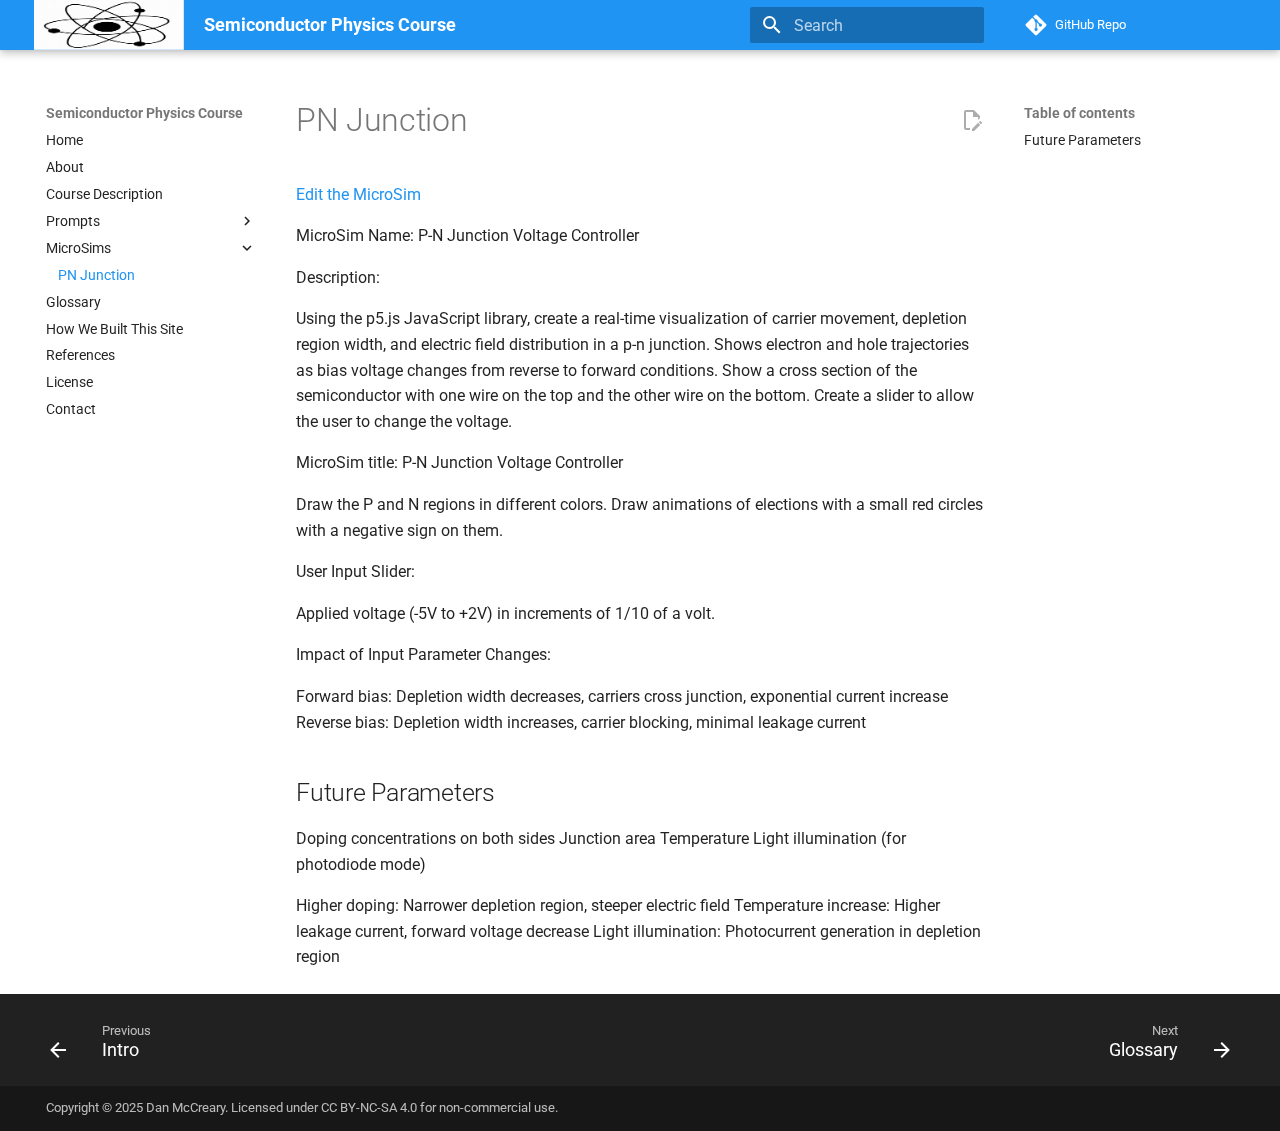
<file: sims/pn-junction/index.html>
<!doctype html>
<html lang="en" class="no-js">
  <head>
    
      <meta charset="utf-8">
      <meta name="viewport" content="width=device-width,initial-scale=1">
      
        <meta name="description" content="Resources for teaching a college-level course on semiconductor physics with a focus on creating interactive simulations.">
      
      
        <meta name="author" content="Dan McCreary">
      
      
        <link rel="canonical" href="https://dmccreary.github.io/semiconductor-physics-course/sims/pn-junction/">
      
      
        <link rel="prev" href="../">
      
      
        <link rel="next" href="../../glossary/">
      
      
      <link rel="icon" href="../../assets/images/favicon.png">
      <meta name="generator" content="mkdocs-1.6.1, mkdocs-material-9.5.43">
    
    
      
        <title>PN Junction - Semiconductor Physics Course</title>
      
    
    
      <link rel="stylesheet" href="../../assets/stylesheets/main.0253249f.min.css">
      
        
        <link rel="stylesheet" href="../../assets/stylesheets/palette.06af60db.min.css">
      
      


    
    
      
    
    
      
        
        
        <link rel="preconnect" href="https://fonts.gstatic.com" crossorigin>
        <link rel="stylesheet" href="https://fonts.googleapis.com/css?family=Roboto:300,300i,400,400i,700,700i%7CRoboto+Mono:400,400i,700,700i&display=fallback">
        <style>:root{--md-text-font:"Roboto";--md-code-font:"Roboto Mono"}</style>
      
    
    
      <link rel="stylesheet" href="../../css/extra.css">
    
    <script>__md_scope=new URL("../..",location),__md_hash=e=>[...e].reduce(((e,_)=>(e<<5)-e+_.charCodeAt(0)),0),__md_get=(e,_=localStorage,t=__md_scope)=>JSON.parse(_.getItem(t.pathname+"."+e)),__md_set=(e,_,t=localStorage,a=__md_scope)=>{try{t.setItem(a.pathname+"."+e,JSON.stringify(_))}catch(e){}}</script>
    
      

    
    
    
  </head>
  
  
    
    
    
    
    
    <body dir="ltr" data-md-color-scheme="default" data-md-color-primary="blue" data-md-color-accent="orange">
  
    
    <input class="md-toggle" data-md-toggle="drawer" type="checkbox" id="__drawer" autocomplete="off">
    <input class="md-toggle" data-md-toggle="search" type="checkbox" id="__search" autocomplete="off">
    <label class="md-overlay" for="__drawer"></label>
    <div data-md-component="skip">
      
        
        <a href="#pn-junction" class="md-skip">
          Skip to content
        </a>
      
    </div>
    <div data-md-component="announce">
      
    </div>
    
    
      

  

<header class="md-header md-header--shadow" data-md-component="header">
  <nav class="md-header__inner md-grid" aria-label="Header">
    <a href="../.." title="Semiconductor Physics Course" class="md-header__button md-logo" aria-label="Semiconductor Physics Course" data-md-component="logo">
      
  <img src="../../img/logo.png" alt="logo">

    </a>
    <label class="md-header__button md-icon" for="__drawer">
      
      <svg xmlns="http://www.w3.org/2000/svg" viewBox="0 0 24 24"><path d="M3 6h18v2H3zm0 5h18v2H3zm0 5h18v2H3z"/></svg>
    </label>
    <div class="md-header__title" data-md-component="header-title">
      <div class="md-header__ellipsis">
        <div class="md-header__topic">
          <span class="md-ellipsis">
            Semiconductor Physics Course
          </span>
        </div>
        <div class="md-header__topic" data-md-component="header-topic">
          <span class="md-ellipsis">
            
              PN Junction
            
          </span>
        </div>
      </div>
    </div>
    
      
    
    
    
    
      <label class="md-header__button md-icon" for="__search">
        
        <svg xmlns="http://www.w3.org/2000/svg" viewBox="0 0 24 24"><path d="M9.5 3A6.5 6.5 0 0 1 16 9.5c0 1.61-.59 3.09-1.56 4.23l.27.27h.79l5 5-1.5 1.5-5-5v-.79l-.27-.27A6.52 6.52 0 0 1 9.5 16 6.5 6.5 0 0 1 3 9.5 6.5 6.5 0 0 1 9.5 3m0 2C7 5 5 7 5 9.5S7 14 9.5 14 14 12 14 9.5 12 5 9.5 5"/></svg>
      </label>
      <div class="md-search" data-md-component="search" role="dialog">
  <label class="md-search__overlay" for="__search"></label>
  <div class="md-search__inner" role="search">
    <form class="md-search__form" name="search">
      <input type="text" class="md-search__input" name="query" aria-label="Search" placeholder="Search" autocapitalize="off" autocorrect="off" autocomplete="off" spellcheck="false" data-md-component="search-query" required>
      <label class="md-search__icon md-icon" for="__search">
        
        <svg xmlns="http://www.w3.org/2000/svg" viewBox="0 0 24 24"><path d="M9.5 3A6.5 6.5 0 0 1 16 9.5c0 1.61-.59 3.09-1.56 4.23l.27.27h.79l5 5-1.5 1.5-5-5v-.79l-.27-.27A6.52 6.52 0 0 1 9.5 16 6.5 6.5 0 0 1 3 9.5 6.5 6.5 0 0 1 9.5 3m0 2C7 5 5 7 5 9.5S7 14 9.5 14 14 12 14 9.5 12 5 9.5 5"/></svg>
        
        <svg xmlns="http://www.w3.org/2000/svg" viewBox="0 0 24 24"><path d="M20 11v2H8l5.5 5.5-1.42 1.42L4.16 12l7.92-7.92L13.5 5.5 8 11z"/></svg>
      </label>
      <nav class="md-search__options" aria-label="Search">
        
        <button type="reset" class="md-search__icon md-icon" title="Clear" aria-label="Clear" tabindex="-1">
          
          <svg xmlns="http://www.w3.org/2000/svg" viewBox="0 0 24 24"><path d="M19 6.41 17.59 5 12 10.59 6.41 5 5 6.41 10.59 12 5 17.59 6.41 19 12 13.41 17.59 19 19 17.59 13.41 12z"/></svg>
        </button>
      </nav>
      
    </form>
    <div class="md-search__output">
      <div class="md-search__scrollwrap" tabindex="0" data-md-scrollfix>
        <div class="md-search-result" data-md-component="search-result">
          <div class="md-search-result__meta">
            Initializing search
          </div>
          <ol class="md-search-result__list" role="presentation"></ol>
        </div>
      </div>
    </div>
  </div>
</div>
    
    
      <div class="md-header__source">
        <a href="https://github.com/dmccreary/semiconductor-physics-course" title="Go to repository" class="md-source" data-md-component="source">
  <div class="md-source__icon md-icon">
    
    <svg xmlns="http://www.w3.org/2000/svg" viewBox="0 0 448 512"><!--! Font Awesome Free 6.6.0 by @fontawesome - https://fontawesome.com License - https://fontawesome.com/license/free (Icons: CC BY 4.0, Fonts: SIL OFL 1.1, Code: MIT License) Copyright 2024 Fonticons, Inc.--><path d="M439.55 236.05 244 40.45a28.87 28.87 0 0 0-40.81 0l-40.66 40.63 51.52 51.52c27.06-9.14 52.68 16.77 43.39 43.68l49.66 49.66c34.23-11.8 61.18 31 35.47 56.69-26.49 26.49-70.21-2.87-56-37.34L240.22 199v121.85c25.3 12.54 22.26 41.85 9.08 55a34.34 34.34 0 0 1-48.55 0c-17.57-17.6-11.07-46.91 11.25-56v-123c-20.8-8.51-24.6-30.74-18.64-45L142.57 101 8.45 235.14a28.86 28.86 0 0 0 0 40.81l195.61 195.6a28.86 28.86 0 0 0 40.8 0l194.69-194.69a28.86 28.86 0 0 0 0-40.81"/></svg>
  </div>
  <div class="md-source__repository">
    GitHub Repo
  </div>
</a>
      </div>
    
  </nav>
  
</header>
    
    <div class="md-container" data-md-component="container">
      
      
        
          
        
      
      <main class="md-main" data-md-component="main">
        <div class="md-main__inner md-grid">
          
            
              
              <div class="md-sidebar md-sidebar--primary" data-md-component="sidebar" data-md-type="navigation" >
                <div class="md-sidebar__scrollwrap">
                  <div class="md-sidebar__inner">
                    



<nav class="md-nav md-nav--primary" aria-label="Navigation" data-md-level="0">
  <label class="md-nav__title" for="__drawer">
    <a href="../.." title="Semiconductor Physics Course" class="md-nav__button md-logo" aria-label="Semiconductor Physics Course" data-md-component="logo">
      
  <img src="../../img/logo.png" alt="logo">

    </a>
    Semiconductor Physics Course
  </label>
  
    <div class="md-nav__source">
      <a href="https://github.com/dmccreary/semiconductor-physics-course" title="Go to repository" class="md-source" data-md-component="source">
  <div class="md-source__icon md-icon">
    
    <svg xmlns="http://www.w3.org/2000/svg" viewBox="0 0 448 512"><!--! Font Awesome Free 6.6.0 by @fontawesome - https://fontawesome.com License - https://fontawesome.com/license/free (Icons: CC BY 4.0, Fonts: SIL OFL 1.1, Code: MIT License) Copyright 2024 Fonticons, Inc.--><path d="M439.55 236.05 244 40.45a28.87 28.87 0 0 0-40.81 0l-40.66 40.63 51.52 51.52c27.06-9.14 52.68 16.77 43.39 43.68l49.66 49.66c34.23-11.8 61.18 31 35.47 56.69-26.49 26.49-70.21-2.87-56-37.34L240.22 199v121.85c25.3 12.54 22.26 41.85 9.08 55a34.34 34.34 0 0 1-48.55 0c-17.57-17.6-11.07-46.91 11.25-56v-123c-20.8-8.51-24.6-30.74-18.64-45L142.57 101 8.45 235.14a28.86 28.86 0 0 0 0 40.81l195.61 195.6a28.86 28.86 0 0 0 40.8 0l194.69-194.69a28.86 28.86 0 0 0 0-40.81"/></svg>
  </div>
  <div class="md-source__repository">
    GitHub Repo
  </div>
</a>
    </div>
  
  <ul class="md-nav__list" data-md-scrollfix>
    
      
      
  
  
  
  
    <li class="md-nav__item">
      <a href="../.." class="md-nav__link">
        
  
  <span class="md-ellipsis">
    Home
  </span>
  

      </a>
    </li>
  

    
      
      
  
  
  
  
    <li class="md-nav__item">
      <a href="../../about/" class="md-nav__link">
        
  
  <span class="md-ellipsis">
    About
  </span>
  

      </a>
    </li>
  

    
      
      
  
  
  
  
    <li class="md-nav__item">
      <a href="../../course-description/" class="md-nav__link">
        
  
  <span class="md-ellipsis">
    Course Description
  </span>
  

      </a>
    </li>
  

    
      
      
  
  
  
  
    
    
      
        
          
        
      
        
      
        
      
    
    
    
      
        
        
      
    
    <li class="md-nav__item md-nav__item--pruned md-nav__item--nested">
      
        
  
  
    <a href="../../prompts/" class="md-nav__link">
      
  
  <span class="md-ellipsis">
    Prompts
  </span>
  

      
        <span class="md-nav__icon md-icon"></span>
      
    </a>
  

      
    </li>
  

    
      
      
  
  
    
  
  
  
    
    
      
        
          
        
      
        
          
        
      
    
    
    
      
    
    <li class="md-nav__item md-nav__item--active md-nav__item--nested">
      
        
        
        <input class="md-nav__toggle md-toggle " type="checkbox" id="__nav_5" checked>
        
          
          
          <div class="md-nav__link md-nav__container">
            <a href="../" class="md-nav__link ">
              
  
  <span class="md-ellipsis">
    MicroSims
  </span>
  

            </a>
            
              
              <label class="md-nav__link " for="__nav_5" id="__nav_5_label" tabindex="0">
                <span class="md-nav__icon md-icon"></span>
              </label>
            
          </div>
        
        <nav class="md-nav" data-md-level="1" aria-labelledby="__nav_5_label" aria-expanded="true">
          <label class="md-nav__title" for="__nav_5">
            <span class="md-nav__icon md-icon"></span>
            MicroSims
          </label>
          <ul class="md-nav__list" data-md-scrollfix>
            
              
            
              
                
  
  
    
  
  
  
    <li class="md-nav__item md-nav__item--active">
      
      <input class="md-nav__toggle md-toggle" type="checkbox" id="__toc">
      
      
        
      
      
        <label class="md-nav__link md-nav__link--active" for="__toc">
          
  
  <span class="md-ellipsis">
    PN Junction
  </span>
  

          <span class="md-nav__icon md-icon"></span>
        </label>
      
      <a href="./" class="md-nav__link md-nav__link--active">
        
  
  <span class="md-ellipsis">
    PN Junction
  </span>
  

      </a>
      
        

<nav class="md-nav md-nav--secondary" aria-label="Table of contents">
  
  
  
    
  
  
    <label class="md-nav__title" for="__toc">
      <span class="md-nav__icon md-icon"></span>
      Table of contents
    </label>
    <ul class="md-nav__list" data-md-component="toc" data-md-scrollfix>
      
        <li class="md-nav__item">
  <a href="#future-parameters" class="md-nav__link">
    <span class="md-ellipsis">
      Future Parameters
    </span>
  </a>
  
</li>
      
    </ul>
  
</nav>
      
    </li>
  

              
            
          </ul>
        </nav>
      
    </li>
  

    
      
      
  
  
  
  
    <li class="md-nav__item">
      <a href="../../glossary/" class="md-nav__link">
        
  
  <span class="md-ellipsis">
    Glossary
  </span>
  

      </a>
    </li>
  

    
      
      
  
  
  
  
    <li class="md-nav__item">
      <a href="../../how-we-built-this-site/" class="md-nav__link">
        
  
  <span class="md-ellipsis">
    How We Built This Site
  </span>
  

      </a>
    </li>
  

    
      
      
  
  
  
  
    <li class="md-nav__item">
      <a href="../../references/" class="md-nav__link">
        
  
  <span class="md-ellipsis">
    References
  </span>
  

      </a>
    </li>
  

    
      
      
  
  
  
  
    <li class="md-nav__item">
      <a href="../../license/" class="md-nav__link">
        
  
  <span class="md-ellipsis">
    License
  </span>
  

      </a>
    </li>
  

    
      
      
  
  
  
  
    <li class="md-nav__item">
      <a href="../../contact/" class="md-nav__link">
        
  
  <span class="md-ellipsis">
    Contact
  </span>
  

      </a>
    </li>
  

    
  </ul>
</nav>
                  </div>
                </div>
              </div>
            
            
              
              <div class="md-sidebar md-sidebar--secondary" data-md-component="sidebar" data-md-type="toc" >
                <div class="md-sidebar__scrollwrap">
                  <div class="md-sidebar__inner">
                    

<nav class="md-nav md-nav--secondary" aria-label="Table of contents">
  
  
  
    
  
  
    <label class="md-nav__title" for="__toc">
      <span class="md-nav__icon md-icon"></span>
      Table of contents
    </label>
    <ul class="md-nav__list" data-md-component="toc" data-md-scrollfix>
      
        <li class="md-nav__item">
  <a href="#future-parameters" class="md-nav__link">
    <span class="md-ellipsis">
      Future Parameters
    </span>
  </a>
  
</li>
      
    </ul>
  
</nav>
                  </div>
                </div>
              </div>
            
          
          
            <div class="md-content" data-md-component="content">
              <article class="md-content__inner md-typeset">
                
                  

  
    <a href="https://github.com/dmccreary/semiconductor-physics-course/blob/master/docs/sims/pn-junction/index.md" title="Edit this page" class="md-content__button md-icon">
      
      <svg xmlns="http://www.w3.org/2000/svg" viewBox="0 0 24 24"><path d="M10 20H6V4h7v5h5v3.1l2-2V8l-6-6H6c-1.1 0-2 .9-2 2v16c0 1.1.9 2 2 2h4zm10.2-7c.1 0 .3.1.4.2l1.3 1.3c.2.2.2.6 0 .8l-1 1-2.1-2.1 1-1c.1-.1.2-.2.4-.2m0 3.9L14.1 23H12v-2.1l6.1-6.1z"/></svg>
    </a>
  
  


<h1 id="pn-junction">PN Junction</h1>
<p><a href="https://editor.p5js.org/dmccreary/sketches/J4l53Sue4">Edit the MicroSim</a></p>
<p>MicroSim Name: P-N Junction Voltage Controller </p>
<p>Description:</p>
<p>Using the p5.js JavaScript library, create a real-time visualization of carrier movement, depletion region width, and electric field distribution in a p-n junction. Shows electron and hole trajectories as bias voltage changes from reverse to forward conditions.  Show a cross
section of the semiconductor with one wire on the top and the other wire on the bottom.
Create a slider to allow the user to change the voltage.</p>
<p>MicroSim title: P-N Junction Voltage Controller </p>
<p>Draw the P and N regions in different colors.  Draw animations of elections with a small red circles with a negative sign on them.</p>
<p>User Input Slider:</p>
<p>Applied voltage (-5V to +2V) in increments of 1/10 of a volt.</p>
<p>Impact of Input Parameter Changes:</p>
<p>Forward bias: Depletion width decreases, carriers cross junction, exponential current increase
Reverse bias: Depletion width increases, carrier blocking, minimal leakage current</p>
<h2 id="future-parameters">Future Parameters</h2>
<p>Doping concentrations on both sides
Junction area
Temperature
Light illumination (for photodiode mode)</p>
<p>Higher doping: Narrower depletion region, steeper electric field
Temperature increase: Higher leakage current, forward voltage decrease
Light illumination: Photocurrent generation in depletion region</p>












                
              </article>
            </div>
          
          
<script>var target=document.getElementById(location.hash.slice(1));target&&target.name&&(target.checked=target.name.startsWith("__tabbed_"))</script>
        </div>
        
          <button type="button" class="md-top md-icon" data-md-component="top" hidden>
  
  <svg xmlns="http://www.w3.org/2000/svg" viewBox="0 0 24 24"><path d="M13 20h-2V8l-5.5 5.5-1.42-1.42L12 4.16l7.92 7.92-1.42 1.42L13 8z"/></svg>
  Back to top
</button>
        
      </main>
      
        <footer class="md-footer">
  
    
      
      <nav class="md-footer__inner md-grid" aria-label="Footer" >
        
          
          <a href="../" class="md-footer__link md-footer__link--prev" aria-label="Previous: Intro">
            <div class="md-footer__button md-icon">
              
              <svg xmlns="http://www.w3.org/2000/svg" viewBox="0 0 24 24"><path d="M20 11v2H8l5.5 5.5-1.42 1.42L4.16 12l7.92-7.92L13.5 5.5 8 11z"/></svg>
            </div>
            <div class="md-footer__title">
              <span class="md-footer__direction">
                Previous
              </span>
              <div class="md-ellipsis">
                Intro
              </div>
            </div>
          </a>
        
        
          
          <a href="../../glossary/" class="md-footer__link md-footer__link--next" aria-label="Next: Glossary">
            <div class="md-footer__title">
              <span class="md-footer__direction">
                Next
              </span>
              <div class="md-ellipsis">
                Glossary
              </div>
            </div>
            <div class="md-footer__button md-icon">
              
              <svg xmlns="http://www.w3.org/2000/svg" viewBox="0 0 24 24"><path d="M4 11v2h12l-5.5 5.5 1.42 1.42L19.84 12l-7.92-7.92L10.5 5.5 16 11z"/></svg>
            </div>
          </a>
        
      </nav>
    
  
  <div class="md-footer-meta md-typeset">
    <div class="md-footer-meta__inner md-grid">
      <div class="md-copyright">
  
    <div class="md-copyright__highlight">
      Copyright &copy; 2025 Dan McCreary. Licensed under <a href="license/">CC BY-NC-SA 4.0</a> for non-commercial use.
    </div>
  
  
</div>
      
    </div>
  </div>
</footer>
      
    </div>
    <div class="md-dialog" data-md-component="dialog">
      <div class="md-dialog__inner md-typeset"></div>
    </div>
    
    
    <script id="__config" type="application/json">{"base": "../..", "features": ["content.code.copy", "navigation.expand", "navigation.path", "navigation.prune", "navigation.indexes", "toc.follow", "navigation.top", "navigation.footer", "content.action.edit"], "search": "../../assets/javascripts/workers/search.6ce7567c.min.js", "translations": {"clipboard.copied": "Copied to clipboard", "clipboard.copy": "Copy to clipboard", "search.result.more.one": "1 more on this page", "search.result.more.other": "# more on this page", "search.result.none": "No matching documents", "search.result.one": "1 matching document", "search.result.other": "# matching documents", "search.result.placeholder": "Type to start searching", "search.result.term.missing": "Missing", "select.version": "Select version"}}</script>
    
    
      <script src="../../assets/javascripts/bundle.83f73b43.min.js"></script>
      
    
  </body>
</html>
</file>
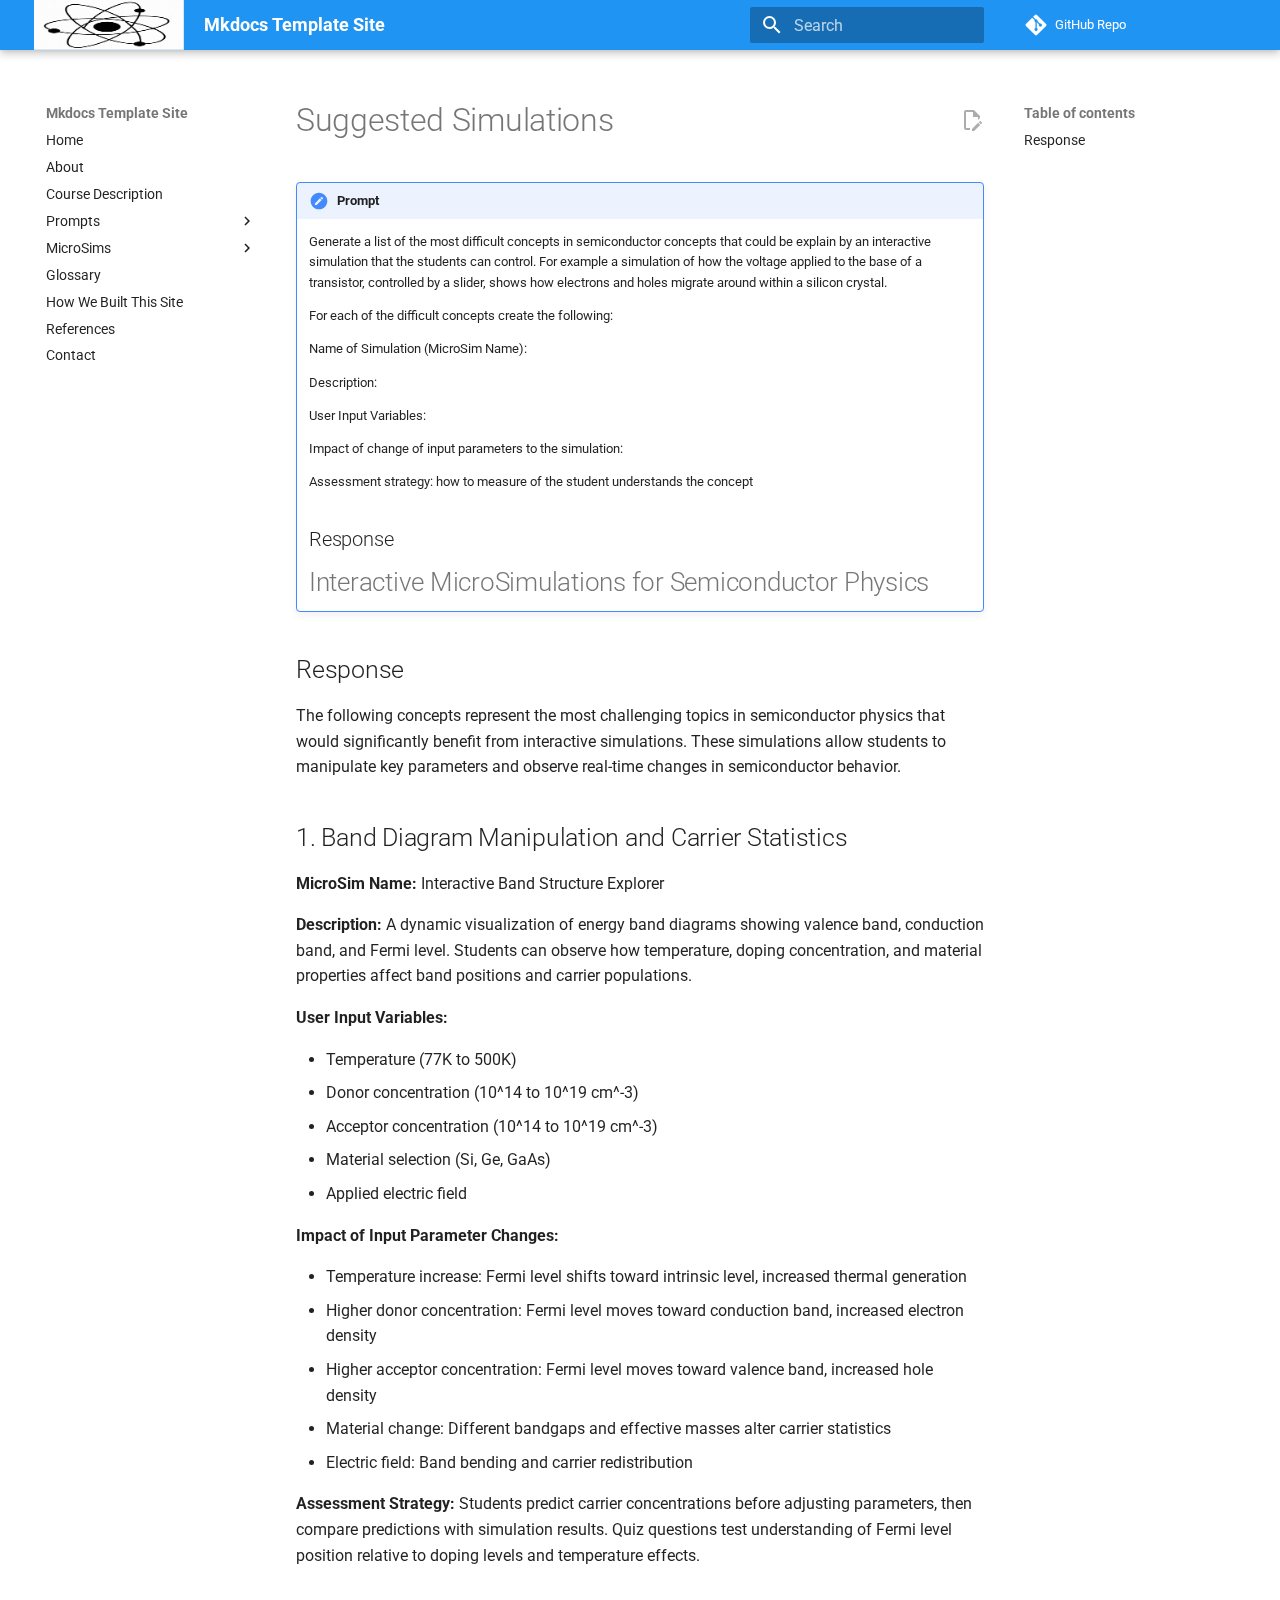
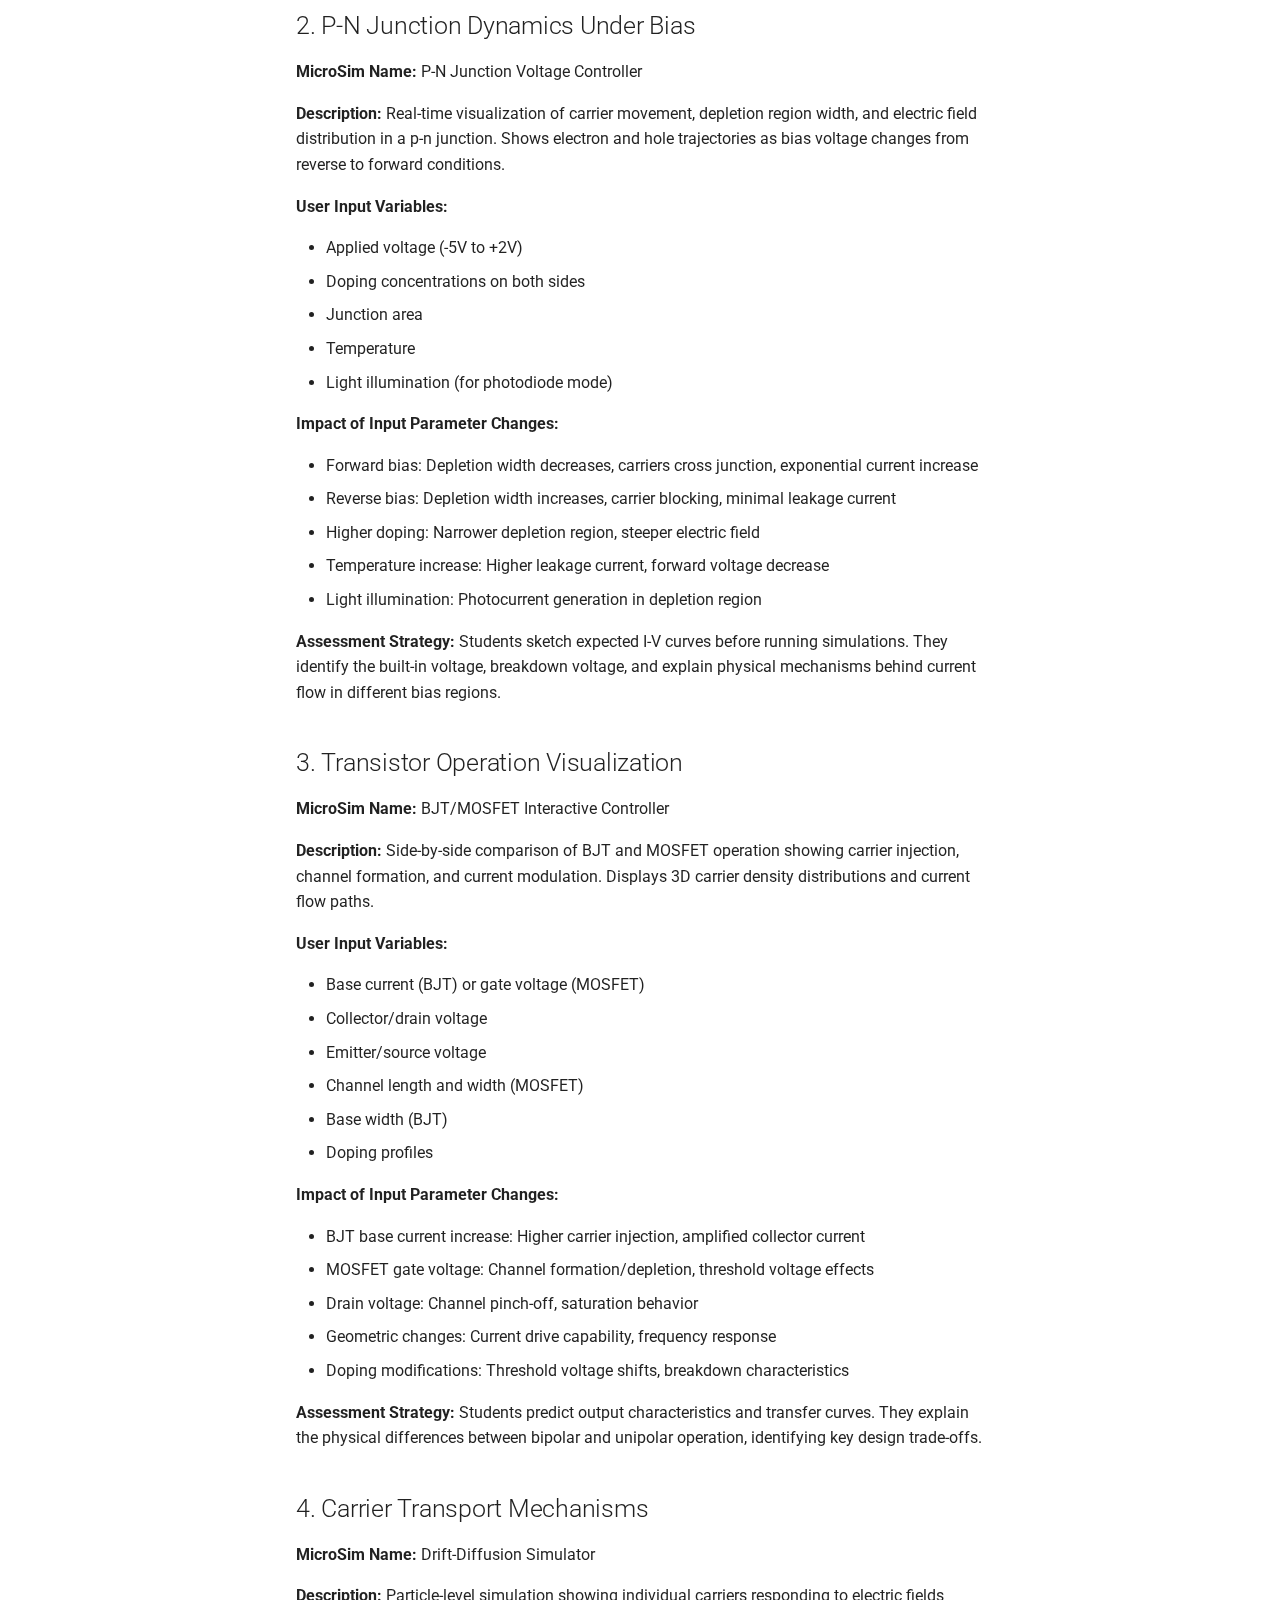
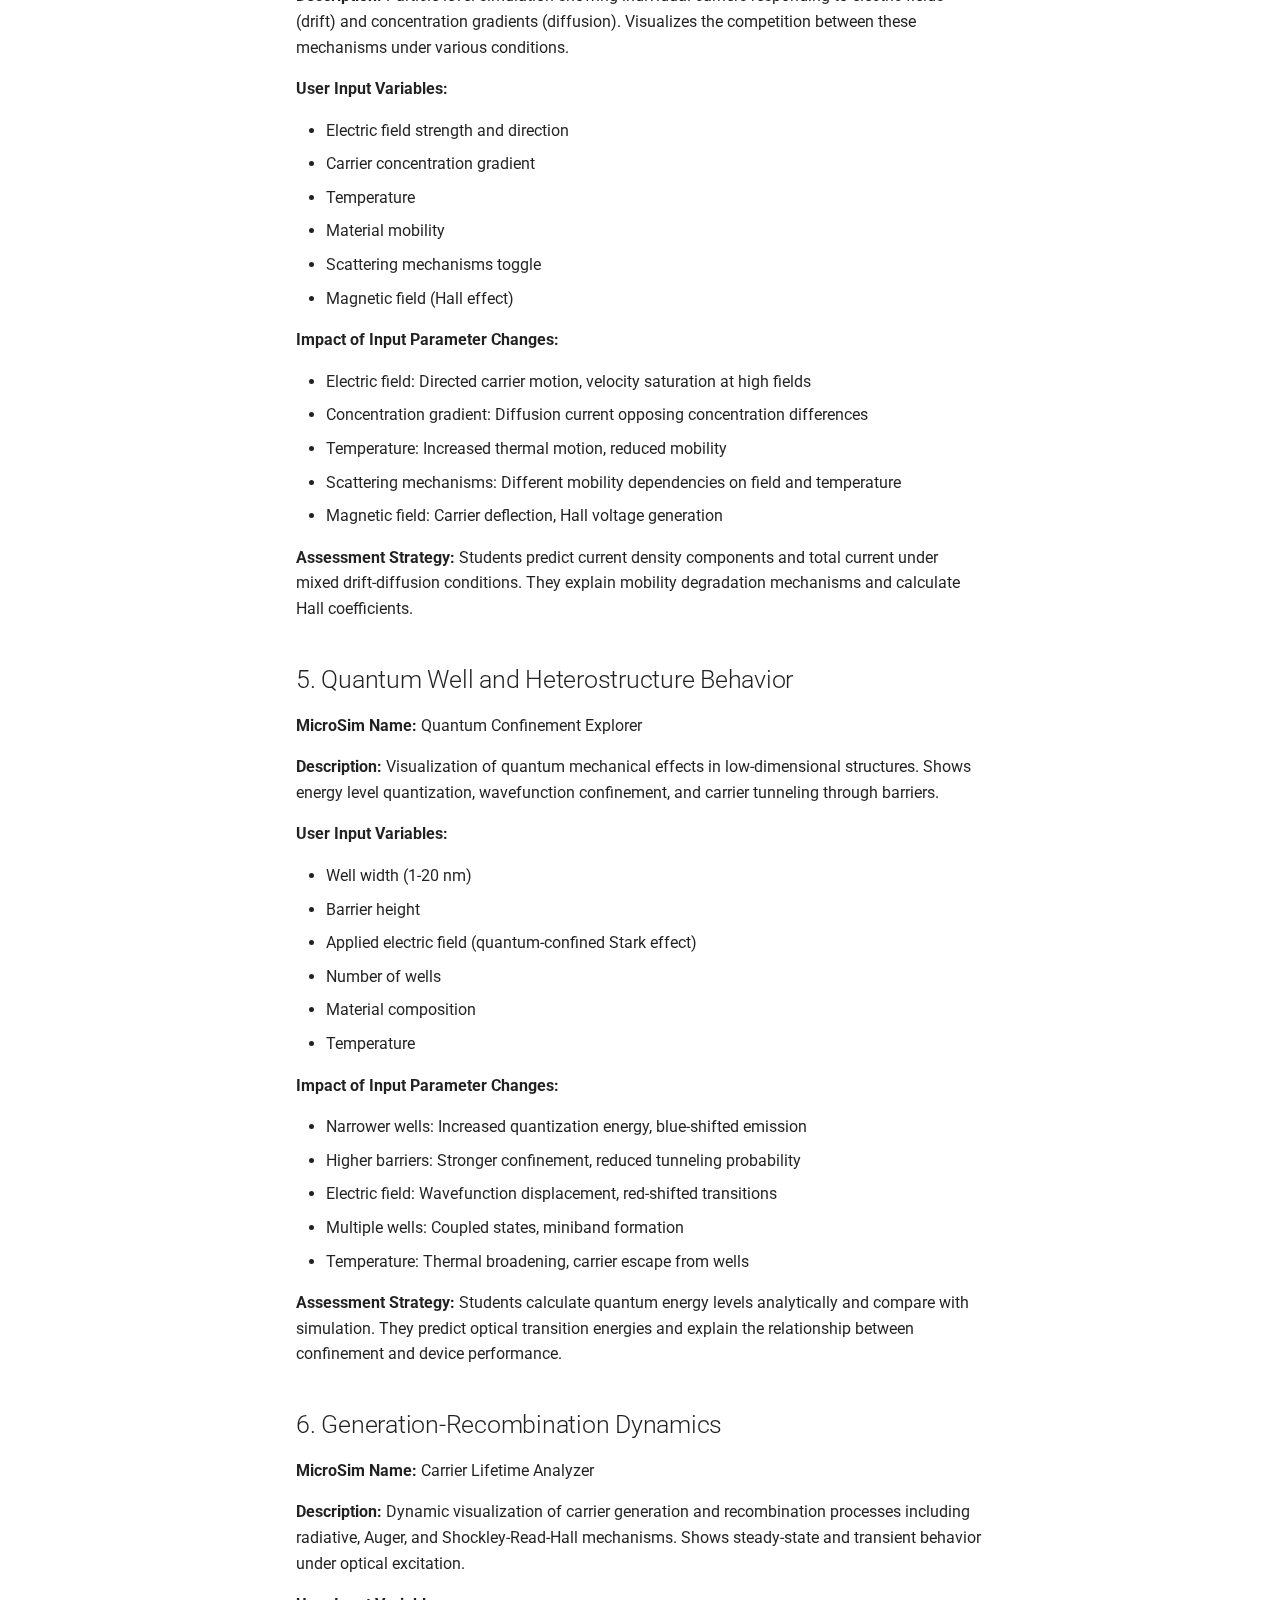
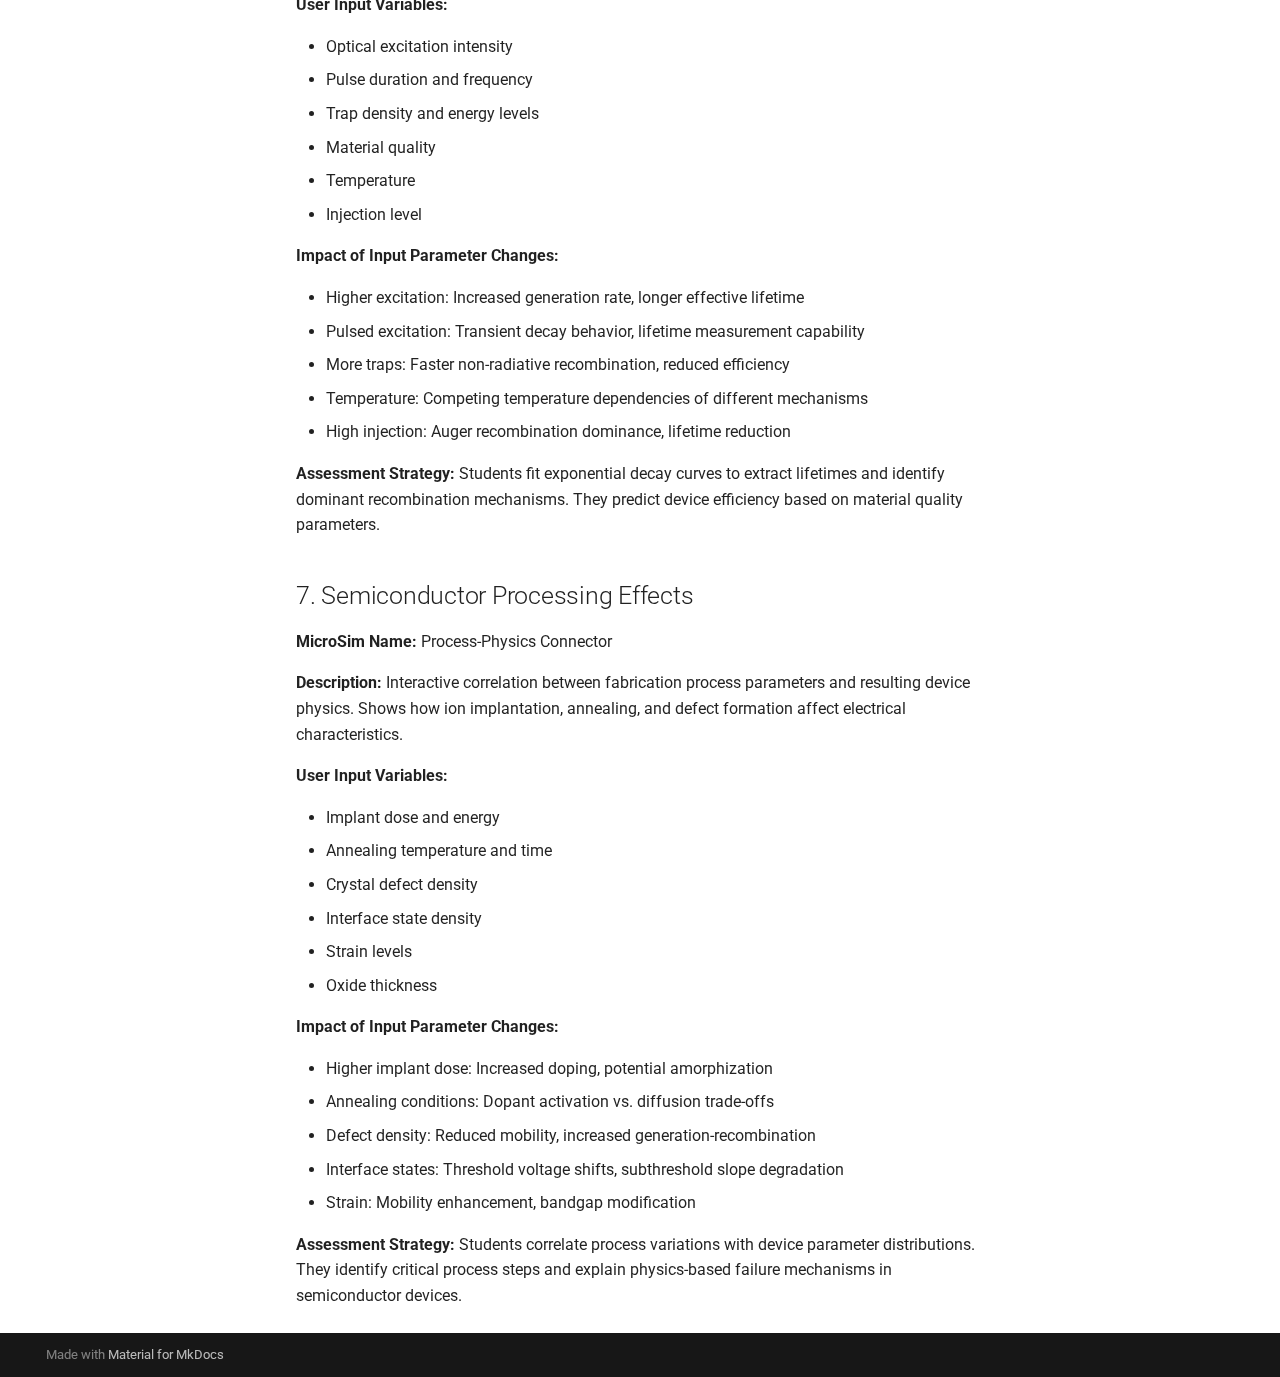
<file: sims/suggested-simulations/index.html>
<!doctype html>
<html lang="en" class="no-js">
  <head>
    
      <meta charset="utf-8">
      <meta name="viewport" content="width=device-width,initial-scale=1">
      
        <meta name="description" content="DESCRIPTION All content licensed Creative Commons ShareAlike Attribution Noncommercial">
      
      
        <meta name="author" content="Dan McCreary">
      
      
        <link rel="canonical" href="https://dmccreary.github.io/semiconductor-physics-course/sims/suggested-simulations/">
      
      
      
      
      <link rel="icon" href="../../assets/images/favicon.png">
      <meta name="generator" content="mkdocs-1.6.1, mkdocs-material-9.5.43">
    
    
      
        <title>Suggested Simulations - Mkdocs Template Site</title>
      
    
    
      <link rel="stylesheet" href="../../assets/stylesheets/main.0253249f.min.css">
      
        
        <link rel="stylesheet" href="../../assets/stylesheets/palette.06af60db.min.css">
      
      


    
    
      
    
    
      
        
        
        <link rel="preconnect" href="https://fonts.gstatic.com" crossorigin>
        <link rel="stylesheet" href="https://fonts.googleapis.com/css?family=Roboto:300,300i,400,400i,700,700i%7CRoboto+Mono:400,400i,700,700i&display=fallback">
        <style>:root{--md-text-font:"Roboto";--md-code-font:"Roboto Mono"}</style>
      
    
    
      <link rel="stylesheet" href="../../css/extra.css">
    
    <script>__md_scope=new URL("../..",location),__md_hash=e=>[...e].reduce(((e,_)=>(e<<5)-e+_.charCodeAt(0)),0),__md_get=(e,_=localStorage,t=__md_scope)=>JSON.parse(_.getItem(t.pathname+"."+e)),__md_set=(e,_,t=localStorage,a=__md_scope)=>{try{t.setItem(a.pathname+"."+e,JSON.stringify(_))}catch(e){}}</script>
    
      

    
    
    
  </head>
  
  
    
    
    
    
    
    <body dir="ltr" data-md-color-scheme="default" data-md-color-primary="blue" data-md-color-accent="orange">
  
    
    <input class="md-toggle" data-md-toggle="drawer" type="checkbox" id="__drawer" autocomplete="off">
    <input class="md-toggle" data-md-toggle="search" type="checkbox" id="__search" autocomplete="off">
    <label class="md-overlay" for="__drawer"></label>
    <div data-md-component="skip">
      
        
        <a href="#suggested-simulations" class="md-skip">
          Skip to content
        </a>
      
    </div>
    <div data-md-component="announce">
      
    </div>
    
    
      

  

<header class="md-header md-header--shadow" data-md-component="header">
  <nav class="md-header__inner md-grid" aria-label="Header">
    <a href="../.." title="Mkdocs Template Site" class="md-header__button md-logo" aria-label="Mkdocs Template Site" data-md-component="logo">
      
  <img src="../../img/logo.png" alt="logo">

    </a>
    <label class="md-header__button md-icon" for="__drawer">
      
      <svg xmlns="http://www.w3.org/2000/svg" viewBox="0 0 24 24"><path d="M3 6h18v2H3zm0 5h18v2H3zm0 5h18v2H3z"/></svg>
    </label>
    <div class="md-header__title" data-md-component="header-title">
      <div class="md-header__ellipsis">
        <div class="md-header__topic">
          <span class="md-ellipsis">
            Mkdocs Template Site
          </span>
        </div>
        <div class="md-header__topic" data-md-component="header-topic">
          <span class="md-ellipsis">
            
              Suggested Simulations
            
          </span>
        </div>
      </div>
    </div>
    
      
    
    
    
    
      <label class="md-header__button md-icon" for="__search">
        
        <svg xmlns="http://www.w3.org/2000/svg" viewBox="0 0 24 24"><path d="M9.5 3A6.5 6.5 0 0 1 16 9.5c0 1.61-.59 3.09-1.56 4.23l.27.27h.79l5 5-1.5 1.5-5-5v-.79l-.27-.27A6.52 6.52 0 0 1 9.5 16 6.5 6.5 0 0 1 3 9.5 6.5 6.5 0 0 1 9.5 3m0 2C7 5 5 7 5 9.5S7 14 9.5 14 14 12 14 9.5 12 5 9.5 5"/></svg>
      </label>
      <div class="md-search" data-md-component="search" role="dialog">
  <label class="md-search__overlay" for="__search"></label>
  <div class="md-search__inner" role="search">
    <form class="md-search__form" name="search">
      <input type="text" class="md-search__input" name="query" aria-label="Search" placeholder="Search" autocapitalize="off" autocorrect="off" autocomplete="off" spellcheck="false" data-md-component="search-query" required>
      <label class="md-search__icon md-icon" for="__search">
        
        <svg xmlns="http://www.w3.org/2000/svg" viewBox="0 0 24 24"><path d="M9.5 3A6.5 6.5 0 0 1 16 9.5c0 1.61-.59 3.09-1.56 4.23l.27.27h.79l5 5-1.5 1.5-5-5v-.79l-.27-.27A6.52 6.52 0 0 1 9.5 16 6.5 6.5 0 0 1 3 9.5 6.5 6.5 0 0 1 9.5 3m0 2C7 5 5 7 5 9.5S7 14 9.5 14 14 12 14 9.5 12 5 9.5 5"/></svg>
        
        <svg xmlns="http://www.w3.org/2000/svg" viewBox="0 0 24 24"><path d="M20 11v2H8l5.5 5.5-1.42 1.42L4.16 12l7.92-7.92L13.5 5.5 8 11z"/></svg>
      </label>
      <nav class="md-search__options" aria-label="Search">
        
        <button type="reset" class="md-search__icon md-icon" title="Clear" aria-label="Clear" tabindex="-1">
          
          <svg xmlns="http://www.w3.org/2000/svg" viewBox="0 0 24 24"><path d="M19 6.41 17.59 5 12 10.59 6.41 5 5 6.41 10.59 12 5 17.59 6.41 19 12 13.41 17.59 19 19 17.59 13.41 12z"/></svg>
        </button>
      </nav>
      
    </form>
    <div class="md-search__output">
      <div class="md-search__scrollwrap" tabindex="0" data-md-scrollfix>
        <div class="md-search-result" data-md-component="search-result">
          <div class="md-search-result__meta">
            Initializing search
          </div>
          <ol class="md-search-result__list" role="presentation"></ol>
        </div>
      </div>
    </div>
  </div>
</div>
    
    
      <div class="md-header__source">
        <a href="https://github.com/dmccreary/semiconductor-physics-course" title="Go to repository" class="md-source" data-md-component="source">
  <div class="md-source__icon md-icon">
    
    <svg xmlns="http://www.w3.org/2000/svg" viewBox="0 0 448 512"><!--! Font Awesome Free 6.6.0 by @fontawesome - https://fontawesome.com License - https://fontawesome.com/license/free (Icons: CC BY 4.0, Fonts: SIL OFL 1.1, Code: MIT License) Copyright 2024 Fonticons, Inc.--><path d="M439.55 236.05 244 40.45a28.87 28.87 0 0 0-40.81 0l-40.66 40.63 51.52 51.52c27.06-9.14 52.68 16.77 43.39 43.68l49.66 49.66c34.23-11.8 61.18 31 35.47 56.69-26.49 26.49-70.21-2.87-56-37.34L240.22 199v121.85c25.3 12.54 22.26 41.85 9.08 55a34.34 34.34 0 0 1-48.55 0c-17.57-17.6-11.07-46.91 11.25-56v-123c-20.8-8.51-24.6-30.74-18.64-45L142.57 101 8.45 235.14a28.86 28.86 0 0 0 0 40.81l195.61 195.6a28.86 28.86 0 0 0 40.8 0l194.69-194.69a28.86 28.86 0 0 0 0-40.81"/></svg>
  </div>
  <div class="md-source__repository">
    GitHub Repo
  </div>
</a>
      </div>
    
  </nav>
  
</header>
    
    <div class="md-container" data-md-component="container">
      
      
        
          
        
      
      <main class="md-main" data-md-component="main">
        <div class="md-main__inner md-grid">
          
            
              
              <div class="md-sidebar md-sidebar--primary" data-md-component="sidebar" data-md-type="navigation" >
                <div class="md-sidebar__scrollwrap">
                  <div class="md-sidebar__inner">
                    



<nav class="md-nav md-nav--primary" aria-label="Navigation" data-md-level="0">
  <label class="md-nav__title" for="__drawer">
    <a href="../.." title="Mkdocs Template Site" class="md-nav__button md-logo" aria-label="Mkdocs Template Site" data-md-component="logo">
      
  <img src="../../img/logo.png" alt="logo">

    </a>
    Mkdocs Template Site
  </label>
  
    <div class="md-nav__source">
      <a href="https://github.com/dmccreary/semiconductor-physics-course" title="Go to repository" class="md-source" data-md-component="source">
  <div class="md-source__icon md-icon">
    
    <svg xmlns="http://www.w3.org/2000/svg" viewBox="0 0 448 512"><!--! Font Awesome Free 6.6.0 by @fontawesome - https://fontawesome.com License - https://fontawesome.com/license/free (Icons: CC BY 4.0, Fonts: SIL OFL 1.1, Code: MIT License) Copyright 2024 Fonticons, Inc.--><path d="M439.55 236.05 244 40.45a28.87 28.87 0 0 0-40.81 0l-40.66 40.63 51.52 51.52c27.06-9.14 52.68 16.77 43.39 43.68l49.66 49.66c34.23-11.8 61.18 31 35.47 56.69-26.49 26.49-70.21-2.87-56-37.34L240.22 199v121.85c25.3 12.54 22.26 41.85 9.08 55a34.34 34.34 0 0 1-48.55 0c-17.57-17.6-11.07-46.91 11.25-56v-123c-20.8-8.51-24.6-30.74-18.64-45L142.57 101 8.45 235.14a28.86 28.86 0 0 0 0 40.81l195.61 195.6a28.86 28.86 0 0 0 40.8 0l194.69-194.69a28.86 28.86 0 0 0 0-40.81"/></svg>
  </div>
  <div class="md-source__repository">
    GitHub Repo
  </div>
</a>
    </div>
  
  <ul class="md-nav__list" data-md-scrollfix>
    
      
      
  
  
  
  
    <li class="md-nav__item">
      <a href="../.." class="md-nav__link">
        
  
  <span class="md-ellipsis">
    Home
  </span>
  

      </a>
    </li>
  

    
      
      
  
  
  
  
    <li class="md-nav__item">
      <a href="../../about.md" class="md-nav__link">
        
  
  <span class="md-ellipsis">
    About
  </span>
  

      </a>
    </li>
  

    
      
      
  
  
  
  
    <li class="md-nav__item">
      <a href="../../course-description/" class="md-nav__link">
        
  
  <span class="md-ellipsis">
    Course Description
  </span>
  

      </a>
    </li>
  

    
      
      
  
  
  
  
    
    
      
        
          
        
      
        
      
    
    
    
      
        
        
      
    
    <li class="md-nav__item md-nav__item--pruned md-nav__item--nested">
      
        
  
  
    <a href="../../prompts/" class="md-nav__link">
      
  
  <span class="md-ellipsis">
    Prompts
  </span>
  

      
        <span class="md-nav__icon md-icon"></span>
      
    </a>
  

      
    </li>
  

    
      
      
  
  
  
  
    
    
      
        
          
        
      
    
    
    
      
        
        
      
    
    <li class="md-nav__item md-nav__item--pruned md-nav__item--nested">
      
        
  
  
    <a href="../" class="md-nav__link">
      
  
  <span class="md-ellipsis">
    MicroSims
  </span>
  

      
        <span class="md-nav__icon md-icon"></span>
      
    </a>
  

      
    </li>
  

    
      
      
  
  
  
  
    <li class="md-nav__item">
      <a href="../../glossary/" class="md-nav__link">
        
  
  <span class="md-ellipsis">
    Glossary
  </span>
  

      </a>
    </li>
  

    
      
      
  
  
  
  
    <li class="md-nav__item">
      <a href="../../how-we-built-this-site/" class="md-nav__link">
        
  
  <span class="md-ellipsis">
    How We Built This Site
  </span>
  

      </a>
    </li>
  

    
      
      
  
  
  
  
    <li class="md-nav__item">
      <a href="../../references/" class="md-nav__link">
        
  
  <span class="md-ellipsis">
    References
  </span>
  

      </a>
    </li>
  

    
      
      
  
  
  
  
    <li class="md-nav__item">
      <a href="../../contact/" class="md-nav__link">
        
  
  <span class="md-ellipsis">
    Contact
  </span>
  

      </a>
    </li>
  

    
  </ul>
</nav>
                  </div>
                </div>
              </div>
            
            
              
              <div class="md-sidebar md-sidebar--secondary" data-md-component="sidebar" data-md-type="toc" >
                <div class="md-sidebar__scrollwrap">
                  <div class="md-sidebar__inner">
                    

<nav class="md-nav md-nav--secondary" aria-label="Table of contents">
  
  
  
    
  
  
    <label class="md-nav__title" for="__toc">
      <span class="md-nav__icon md-icon"></span>
      Table of contents
    </label>
    <ul class="md-nav__list" data-md-component="toc" data-md-scrollfix>
      
        <li class="md-nav__item">
  <a href="#response" class="md-nav__link">
    <span class="md-ellipsis">
      Response
    </span>
  </a>
  
</li>
      
    </ul>
  
</nav>
                  </div>
                </div>
              </div>
            
          
          
            <div class="md-content" data-md-component="content">
              <article class="md-content__inner md-typeset">
                
                  

  
    <a href="https://github.com/dmccreary/semiconductor-physics-course/blob/master/docs/sims/suggested-simulations.md" title="Edit this page" class="md-content__button md-icon">
      
      <svg xmlns="http://www.w3.org/2000/svg" viewBox="0 0 24 24"><path d="M10 20H6V4h7v5h5v3.1l2-2V8l-6-6H6c-1.1 0-2 .9-2 2v16c0 1.1.9 2 2 2h4zm10.2-7c.1 0 .3.1.4.2l1.3 1.3c.2.2.2.6 0 .8l-1 1-2.1-2.1 1-1c.1-.1.2-.2.4-.2m0 3.9L14.1 23H12v-2.1l6.1-6.1z"/></svg>
    </a>
  
  


<h1 id="suggested-simulations">Suggested Simulations</h1>
<div class="admonition prompt">
<p class="admonition-title">Prompt</p>
<p>Generate a list of the most difficult concepts in semiconductor concepts that could be explain by an interactive simulation that the students can control.  For example a simulation of how the voltage applied to the base of a transistor, controlled by a slider, shows how electrons and holes migrate around within a silicon crystal.</p>
<p>For each of the difficult concepts create the following:</p>
<p>Name of Simulation (MicroSim Name):</p>
<p>Description:</p>
<p>User Input Variables:</p>
<p>Impact of change of input parameters to the simulation:</p>
<p>Assessment strategy: how to measure of the student understands the concept</p>
<h2 id="response">Response</h2>
<h1 id="interactive-microsimulations-for-semiconductor-physics">Interactive MicroSimulations for Semiconductor Physics</h1>
</div>
<h2 id="response_1">Response</h2>
<p>The following concepts represent the most challenging topics in semiconductor physics that would significantly benefit from interactive simulations. These simulations allow students to manipulate key parameters and observe real-time changes in semiconductor behavior.</p>
<h2 id="1-band-diagram-manipulation-and-carrier-statistics">1. Band Diagram Manipulation and Carrier Statistics</h2>
<p><strong>MicroSim Name:</strong> Interactive Band Structure Explorer</p>
<p><strong>Description:</strong> 
A dynamic visualization of energy band diagrams showing valence band, conduction band, and Fermi level. Students can observe how temperature, doping concentration, and material properties affect band positions and carrier populations.</p>
<p><strong>User Input Variables:</strong></p>
<ul>
<li>Temperature (77K to 500K)</li>
<li>Donor concentration (10^14 to 10^19 cm^-3)</li>
<li>Acceptor concentration (10^14 to 10^19 cm^-3)</li>
<li>Material selection (Si, Ge, GaAs)</li>
<li>Applied electric field</li>
</ul>
<p><strong>Impact of Input Parameter Changes:</strong></p>
<ul>
<li>Temperature increase: Fermi level shifts toward intrinsic level, increased thermal generation</li>
<li>Higher donor concentration: Fermi level moves toward conduction band, increased electron density</li>
<li>Higher acceptor concentration: Fermi level moves toward valence band, increased hole density</li>
<li>Material change: Different bandgaps and effective masses alter carrier statistics</li>
<li>Electric field: Band bending and carrier redistribution</li>
</ul>
<p><strong>Assessment Strategy:</strong>
Students predict carrier concentrations before adjusting parameters, then compare predictions with simulation results. Quiz questions test understanding of Fermi level position relative to doping levels and temperature effects.</p>
<h2 id="2-p-n-junction-dynamics-under-bias">2. P-N Junction Dynamics Under Bias</h2>
<p><strong>MicroSim Name:</strong> P-N Junction Voltage Controller</p>
<p><strong>Description:</strong>
Real-time visualization of carrier movement, depletion region width, and electric field distribution in a p-n junction. Shows electron and hole trajectories as bias voltage changes from reverse to forward conditions.</p>
<p><strong>User Input Variables:</strong></p>
<ul>
<li>Applied voltage (-5V to +2V)</li>
<li>Doping concentrations on both sides</li>
<li>Junction area</li>
<li>Temperature</li>
<li>Light illumination (for photodiode mode)</li>
</ul>
<p><strong>Impact of Input Parameter Changes:</strong></p>
<ul>
<li>Forward bias: Depletion width decreases, carriers cross junction, exponential current increase</li>
<li>Reverse bias: Depletion width increases, carrier blocking, minimal leakage current</li>
<li>Higher doping: Narrower depletion region, steeper electric field</li>
<li>Temperature increase: Higher leakage current, forward voltage decrease</li>
<li>Light illumination: Photocurrent generation in depletion region</li>
</ul>
<p><strong>Assessment Strategy:</strong>
Students sketch expected I-V curves before running simulations. They identify the built-in voltage, breakdown voltage, and explain physical mechanisms behind current flow in different bias regions.</p>
<h2 id="3-transistor-operation-visualization">3. Transistor Operation Visualization</h2>
<p><strong>MicroSim Name:</strong> BJT/MOSFET Interactive Controller</p>
<p><strong>Description:</strong>
Side-by-side comparison of BJT and MOSFET operation showing carrier injection, channel formation, and current modulation. Displays 3D carrier density distributions and current flow paths.</p>
<p><strong>User Input Variables:</strong></p>
<ul>
<li>Base current (BJT) or gate voltage (MOSFET)</li>
<li>Collector/drain voltage</li>
<li>Emitter/source voltage</li>
<li>Channel length and width (MOSFET)</li>
<li>Base width (BJT)</li>
<li>Doping profiles</li>
</ul>
<p><strong>Impact of Input Parameter Changes:</strong></p>
<ul>
<li>BJT base current increase: Higher carrier injection, amplified collector current</li>
<li>MOSFET gate voltage: Channel formation/depletion, threshold voltage effects</li>
<li>Drain voltage: Channel pinch-off, saturation behavior</li>
<li>Geometric changes: Current drive capability, frequency response</li>
<li>Doping modifications: Threshold voltage shifts, breakdown characteristics</li>
</ul>
<p><strong>Assessment Strategy:</strong>
Students predict output characteristics and transfer curves. They explain the physical differences between bipolar and unipolar operation, identifying key design trade-offs.</p>
<h2 id="4-carrier-transport-mechanisms">4. Carrier Transport Mechanisms</h2>
<p><strong>MicroSim Name:</strong> Drift-Diffusion Simulator</p>
<p><strong>Description:</strong>
Particle-level simulation showing individual carriers responding to electric fields (drift) and concentration gradients (diffusion). Visualizes the competition between these mechanisms under various conditions.</p>
<p><strong>User Input Variables:</strong></p>
<ul>
<li>Electric field strength and direction</li>
<li>Carrier concentration gradient</li>
<li>Temperature</li>
<li>Material mobility</li>
<li>Scattering mechanisms toggle</li>
<li>Magnetic field (Hall effect)</li>
</ul>
<p><strong>Impact of Input Parameter Changes:</strong></p>
<ul>
<li>Electric field: Directed carrier motion, velocity saturation at high fields</li>
<li>Concentration gradient: Diffusion current opposing concentration differences</li>
<li>Temperature: Increased thermal motion, reduced mobility</li>
<li>Scattering mechanisms: Different mobility dependencies on field and temperature</li>
<li>Magnetic field: Carrier deflection, Hall voltage generation</li>
</ul>
<p><strong>Assessment Strategy:</strong>
Students predict current density components and total current under mixed drift-diffusion conditions. They explain mobility degradation mechanisms and calculate Hall coefficients.</p>
<h2 id="5-quantum-well-and-heterostructure-behavior">5. Quantum Well and Heterostructure Behavior</h2>
<p><strong>MicroSim Name:</strong> Quantum Confinement Explorer</p>
<p><strong>Description:</strong>
Visualization of quantum mechanical effects in low-dimensional structures. Shows energy level quantization, wavefunction confinement, and carrier tunneling through barriers.</p>
<p><strong>User Input Variables:</strong></p>
<ul>
<li>Well width (1-20 nm)</li>
<li>Barrier height</li>
<li>Applied electric field (quantum-confined Stark effect)</li>
<li>Number of wells</li>
<li>Material composition</li>
<li>Temperature</li>
</ul>
<p><strong>Impact of Input Parameter Changes:</strong></p>
<ul>
<li>Narrower wells: Increased quantization energy, blue-shifted emission</li>
<li>Higher barriers: Stronger confinement, reduced tunneling probability</li>
<li>Electric field: Wavefunction displacement, red-shifted transitions</li>
<li>Multiple wells: Coupled states, miniband formation</li>
<li>Temperature: Thermal broadening, carrier escape from wells</li>
</ul>
<p><strong>Assessment Strategy:</strong>
Students calculate quantum energy levels analytically and compare with simulation. They predict optical transition energies and explain the relationship between confinement and device performance.</p>
<h2 id="6-generation-recombination-dynamics">6. Generation-Recombination Dynamics</h2>
<p><strong>MicroSim Name:</strong> Carrier Lifetime Analyzer</p>
<p><strong>Description:</strong>
Dynamic visualization of carrier generation and recombination processes including radiative, Auger, and Shockley-Read-Hall mechanisms. Shows steady-state and transient behavior under optical excitation.</p>
<p><strong>User Input Variables:</strong></p>
<ul>
<li>Optical excitation intensity</li>
<li>Pulse duration and frequency</li>
<li>Trap density and energy levels</li>
<li>Material quality</li>
<li>Temperature</li>
<li>Injection level</li>
</ul>
<p><strong>Impact of Input Parameter Changes:</strong></p>
<ul>
<li>Higher excitation: Increased generation rate, longer effective lifetime</li>
<li>Pulsed excitation: Transient decay behavior, lifetime measurement capability</li>
<li>More traps: Faster non-radiative recombination, reduced efficiency</li>
<li>Temperature: Competing temperature dependencies of different mechanisms</li>
<li>High injection: Auger recombination dominance, lifetime reduction</li>
</ul>
<p><strong>Assessment Strategy:</strong>
Students fit exponential decay curves to extract lifetimes and identify dominant recombination mechanisms. They predict device efficiency based on material quality parameters.</p>
<h2 id="7-semiconductor-processing-effects">7. Semiconductor Processing Effects</h2>
<p><strong>MicroSim Name:</strong> Process-Physics Connector</p>
<p><strong>Description:</strong>
Interactive correlation between fabrication process parameters and resulting device physics. Shows how ion implantation, annealing, and defect formation affect electrical characteristics.</p>
<p><strong>User Input Variables:</strong></p>
<ul>
<li>Implant dose and energy</li>
<li>Annealing temperature and time</li>
<li>Crystal defect density</li>
<li>Interface state density</li>
<li>Strain levels</li>
<li>Oxide thickness</li>
</ul>
<p><strong>Impact of Input Parameter Changes:</strong></p>
<ul>
<li>Higher implant dose: Increased doping, potential amorphization</li>
<li>Annealing conditions: Dopant activation vs. diffusion trade-offs</li>
<li>Defect density: Reduced mobility, increased generation-recombination</li>
<li>Interface states: Threshold voltage shifts, subthreshold slope degradation</li>
<li>Strain: Mobility enhancement, bandgap modification</li>
</ul>
<p><strong>Assessment Strategy:</strong>
Students correlate process variations with device parameter distributions. They identify critical process steps and explain physics-based failure mechanisms in semiconductor devices.</p>












                
              </article>
            </div>
          
          
<script>var target=document.getElementById(location.hash.slice(1));target&&target.name&&(target.checked=target.name.startsWith("__tabbed_"))</script>
        </div>
        
          <button type="button" class="md-top md-icon" data-md-component="top" hidden>
  
  <svg xmlns="http://www.w3.org/2000/svg" viewBox="0 0 24 24"><path d="M13 20h-2V8l-5.5 5.5-1.42-1.42L12 4.16l7.92 7.92-1.42 1.42L13 8z"/></svg>
  Back to top
</button>
        
      </main>
      
        <footer class="md-footer">
  
    
  
  <div class="md-footer-meta md-typeset">
    <div class="md-footer-meta__inner md-grid">
      <div class="md-copyright">
  
  
    Made with
    <a href="https://squidfunk.github.io/mkdocs-material/" target="_blank" rel="noopener">
      Material for MkDocs
    </a>
  
</div>
      
    </div>
  </div>
</footer>
      
    </div>
    <div class="md-dialog" data-md-component="dialog">
      <div class="md-dialog__inner md-typeset"></div>
    </div>
    
    
    <script id="__config" type="application/json">{"base": "../..", "features": ["content.code.copy", "navigation.expand", "navigation.path", "navigation.prune", "navigation.indexes", "toc.follow", "navigation.top", "navigation.footer", "content.action.edit"], "search": "../../assets/javascripts/workers/search.6ce7567c.min.js", "translations": {"clipboard.copied": "Copied to clipboard", "clipboard.copy": "Copy to clipboard", "search.result.more.one": "1 more on this page", "search.result.more.other": "# more on this page", "search.result.none": "No matching documents", "search.result.one": "1 matching document", "search.result.other": "# matching documents", "search.result.placeholder": "Type to start searching", "search.result.term.missing": "Missing", "select.version": "Select version"}}</script>
    
    
      <script src="../../assets/javascripts/bundle.83f73b43.min.js"></script>
      
    
  </body>
</html>
</file>
<file: css/extra.css>
.md-header__button.md-logo {
    margin: 0;
    padding: 0;
}
.md-header__button.md-logo img, .md-header__button.md-logo svg {
    height: 50px;
    width: 150px;
}
</file>
<file: assets/stylesheets/main.0253249f.min.css>
@charset "UTF-8";html{-webkit-text-size-adjust:none;-moz-text-size-adjust:none;text-size-adjust:none;box-sizing:border-box}*,:after,:before{box-sizing:inherit}@media (prefers-reduced-motion){*,:after,:before{transition:none!important}}body{margin:0}a,button,input,label{-webkit-tap-highlight-color:transparent}a{color:inherit;text-decoration:none}hr{border:0;box-sizing:initial;display:block;height:.05rem;overflow:visible;padding:0}small{font-size:80%}sub,sup{line-height:1em}img{border-style:none}table{border-collapse:initial;border-spacing:0}td,th{font-weight:400;vertical-align:top}button{background:#0000;border:0;font-family:inherit;font-size:inherit;margin:0;padding:0}input{border:0;outline:none}:root{--md-primary-fg-color:#4051b5;--md-primary-fg-color--light:#5d6cc0;--md-primary-fg-color--dark:#303fa1;--md-primary-bg-color:#fff;--md-primary-bg-color--light:#ffffffb3;--md-accent-fg-color:#526cfe;--md-accent-fg-color--transparent:#526cfe1a;--md-accent-bg-color:#fff;--md-accent-bg-color--light:#ffffffb3}[data-md-color-scheme=default]{color-scheme:light}[data-md-color-scheme=default] img[src$="#gh-dark-mode-only"],[data-md-color-scheme=default] img[src$="#only-dark"]{display:none}:root,[data-md-color-scheme=default]{--md-hue:225deg;--md-default-fg-color:#000000de;--md-default-fg-color--light:#0000008a;--md-default-fg-color--lighter:#00000052;--md-default-fg-color--lightest:#00000012;--md-default-bg-color:#fff;--md-default-bg-color--light:#ffffffb3;--md-default-bg-color--lighter:#ffffff4d;--md-default-bg-color--lightest:#ffffff1f;--md-code-fg-color:#36464e;--md-code-bg-color:#f5f5f5;--md-code-hl-color:#4287ff;--md-code-hl-color--light:#4287ff1a;--md-code-hl-number-color:#d52a2a;--md-code-hl-special-color:#db1457;--md-code-hl-function-color:#a846b9;--md-code-hl-constant-color:#6e59d9;--md-code-hl-keyword-color:#3f6ec6;--md-code-hl-string-color:#1c7d4d;--md-code-hl-name-color:var(--md-code-fg-color);--md-code-hl-operator-color:var(--md-default-fg-color--light);--md-code-hl-punctuation-color:var(--md-default-fg-color--light);--md-code-hl-comment-color:var(--md-default-fg-color--light);--md-code-hl-generic-color:var(--md-default-fg-color--light);--md-code-hl-variable-color:var(--md-default-fg-color--light);--md-typeset-color:var(--md-default-fg-color);--md-typeset-a-color:var(--md-primary-fg-color);--md-typeset-del-color:#f5503d26;--md-typeset-ins-color:#0bd57026;--md-typeset-kbd-color:#fafafa;--md-typeset-kbd-accent-color:#fff;--md-typeset-kbd-border-color:#b8b8b8;--md-typeset-mark-color:#ffff0080;--md-typeset-table-color:#0000001f;--md-typeset-table-color--light:rgba(0,0,0,.035);--md-admonition-fg-color:var(--md-default-fg-color);--md-admonition-bg-color:var(--md-default-bg-color);--md-warning-fg-color:#000000de;--md-warning-bg-color:#ff9;--md-footer-fg-color:#fff;--md-footer-fg-color--light:#ffffffb3;--md-footer-fg-color--lighter:#ffffff73;--md-footer-bg-color:#000000de;--md-footer-bg-color--dark:#00000052;--md-shadow-z1:0 0.2rem 0.5rem #0000000d,0 0 0.05rem #0000001a;--md-shadow-z2:0 0.2rem 0.5rem #0000001a,0 0 0.05rem #00000040;--md-shadow-z3:0 0.2rem 0.5rem #0003,0 0 0.05rem #00000059}.md-icon svg{fill:currentcolor;display:block;height:1.2rem;width:1.2rem}body{-webkit-font-smoothing:antialiased;-moz-osx-font-smoothing:grayscale;--md-text-font-family:var(--md-text-font,_),-apple-system,BlinkMacSystemFont,Helvetica,Arial,sans-serif;--md-code-font-family:var(--md-code-font,_),SFMono-Regular,Consolas,Menlo,monospace}aside,body,input{font-feature-settings:"kern","liga";color:var(--md-typeset-color);font-family:var(--md-text-font-family)}code,kbd,pre{font-feature-settings:"kern";font-family:var(--md-code-font-family)}:root{--md-typeset-table-sort-icon:url('data:image/svg+xml;charset=utf-8,<svg xmlns="http://www.w3.org/2000/svg" viewBox="0 0 24 24"><path d="m18 21-4-4h3V7h-3l4-4 4 4h-3v10h3M2 19v-2h10v2M2 13v-2h7v2M2 7V5h4v2z"/></svg>');--md-typeset-table-sort-icon--asc:url('data:image/svg+xml;charset=utf-8,<svg xmlns="http://www.w3.org/2000/svg" viewBox="0 0 24 24"><path d="M19 17h3l-4 4-4-4h3V3h2M2 17h10v2H2M6 5v2H2V5m0 6h7v2H2z"/></svg>');--md-typeset-table-sort-icon--desc:url('data:image/svg+xml;charset=utf-8,<svg xmlns="http://www.w3.org/2000/svg" viewBox="0 0 24 24"><path d="M19 7h3l-4-4-4 4h3v14h2M2 17h10v2H2M6 5v2H2V5m0 6h7v2H2z"/></svg>')}.md-typeset{-webkit-print-color-adjust:exact;color-adjust:exact;font-size:.8rem;line-height:1.6}@media print{.md-typeset{font-size:.68rem}}.md-typeset blockquote,.md-typeset dl,.md-typeset figure,.md-typeset ol,.md-typeset pre,.md-typeset ul{margin-bottom:1em;margin-top:1em}.md-typeset h1{color:var(--md-default-fg-color--light);font-size:2em;line-height:1.3;margin:0 0 1.25em}.md-typeset h1,.md-typeset h2{font-weight:300;letter-spacing:-.01em}.md-typeset h2{font-size:1.5625em;line-height:1.4;margin:1.6em 0 .64em}.md-typeset h3{font-size:1.25em;font-weight:400;letter-spacing:-.01em;line-height:1.5;margin:1.6em 0 .8em}.md-typeset h2+h3{margin-top:.8em}.md-typeset h4{font-weight:700;letter-spacing:-.01em;margin:1em 0}.md-typeset h5,.md-typeset h6{color:var(--md-default-fg-color--light);font-size:.8em;font-weight:700;letter-spacing:-.01em;margin:1.25em 0}.md-typeset h5{text-transform:uppercase}.md-typeset hr{border-bottom:.05rem solid var(--md-default-fg-color--lightest);display:flow-root;margin:1.5em 0}.md-typeset a{color:var(--md-typeset-a-color);word-break:break-word}.md-typeset a,.md-typeset a:before{transition:color 125ms}.md-typeset a:focus,.md-typeset a:hover{color:var(--md-accent-fg-color)}.md-typeset a:focus code,.md-typeset a:hover code{background-color:var(--md-accent-fg-color--transparent)}.md-typeset a code{color:currentcolor;transition:background-color 125ms}.md-typeset a.focus-visible{outline-color:var(--md-accent-fg-color);outline-offset:.2rem}.md-typeset code,.md-typeset kbd,.md-typeset pre{color:var(--md-code-fg-color);direction:ltr;font-variant-ligatures:none}@media print{.md-typeset code,.md-typeset kbd,.md-typeset pre{white-space:pre-wrap}}.md-typeset code{background-color:var(--md-code-bg-color);border-radius:.1rem;-webkit-box-decoration-break:clone;box-decoration-break:clone;font-size:.85em;padding:0 .2941176471em;word-break:break-word}.md-typeset code:not(.focus-visible){-webkit-tap-highlight-color:transparent;outline:none}.md-typeset pre{display:flow-root;line-height:1.4;position:relative}.md-typeset pre>code{-webkit-box-decoration-break:slice;box-decoration-break:slice;box-shadow:none;display:block;margin:0;outline-color:var(--md-accent-fg-color);overflow:auto;padding:.7720588235em 1.1764705882em;scrollbar-color:var(--md-default-fg-color--lighter) #0000;scrollbar-width:thin;touch-action:auto;word-break:normal}.md-typeset pre>code:hover{scrollbar-color:var(--md-accent-fg-color) #0000}.md-typeset pre>code::-webkit-scrollbar{height:.2rem;width:.2rem}.md-typeset pre>code::-webkit-scrollbar-thumb{background-color:var(--md-default-fg-color--lighter)}.md-typeset pre>code::-webkit-scrollbar-thumb:hover{background-color:var(--md-accent-fg-color)}.md-typeset kbd{background-color:var(--md-typeset-kbd-color);border-radius:.1rem;box-shadow:0 .1rem 0 .05rem var(--md-typeset-kbd-border-color),0 .1rem 0 var(--md-typeset-kbd-border-color),0 -.1rem .2rem var(--md-typeset-kbd-accent-color) inset;color:var(--md-default-fg-color);display:inline-block;font-size:.75em;padding:0 .6666666667em;vertical-align:text-top;word-break:break-word}.md-typeset mark{background-color:var(--md-typeset-mark-color);-webkit-box-decoration-break:clone;box-decoration-break:clone;color:inherit;word-break:break-word}.md-typeset abbr{border-bottom:.05rem dotted var(--md-default-fg-color--light);cursor:help;text-decoration:none}.md-typeset small{opacity:.75}[dir=ltr] .md-typeset sub,[dir=ltr] .md-typeset sup{margin-left:.078125em}[dir=rtl] .md-typeset sub,[dir=rtl] .md-typeset sup{margin-right:.078125em}[dir=ltr] .md-typeset blockquote{padding-left:.6rem}[dir=rtl] .md-typeset blockquote{padding-right:.6rem}[dir=ltr] .md-typeset blockquote{border-left:.2rem solid var(--md-default-fg-color--lighter)}[dir=rtl] .md-typeset blockquote{border-right:.2rem solid var(--md-default-fg-color--lighter)}.md-typeset blockquote{color:var(--md-default-fg-color--light);margin-left:0;margin-right:0}.md-typeset ul{list-style-type:disc}.md-typeset ul[type]{list-style-type:revert-layer}[dir=ltr] .md-typeset ol,[dir=ltr] .md-typeset ul{margin-left:.625em}[dir=rtl] .md-typeset ol,[dir=rtl] .md-typeset ul{margin-right:.625em}.md-typeset ol,.md-typeset ul{padding:0}.md-typeset ol:not([hidden]),.md-typeset ul:not([hidden]){display:flow-root}.md-typeset ol ol,.md-typeset ul ol{list-style-type:lower-alpha}.md-typeset ol ol ol,.md-typeset ul ol ol{list-style-type:lower-roman}.md-typeset ol ol ol ol,.md-typeset ul ol ol ol{list-style-type:upper-alpha}.md-typeset ol ol ol ol ol,.md-typeset ul ol ol ol ol{list-style-type:upper-roman}.md-typeset ol[type],.md-typeset ul[type]{list-style-type:revert-layer}[dir=ltr] .md-typeset ol li,[dir=ltr] .md-typeset ul li{margin-left:1.25em}[dir=rtl] .md-typeset ol li,[dir=rtl] .md-typeset ul li{margin-right:1.25em}.md-typeset ol li,.md-typeset ul li{margin-bottom:.5em}.md-typeset ol li blockquote,.md-typeset ol li p,.md-typeset ul li blockquote,.md-typeset ul li p{margin:.5em 0}.md-typeset ol li:last-child,.md-typeset ul li:last-child{margin-bottom:0}[dir=ltr] .md-typeset ol li ol,[dir=ltr] .md-typeset ol li ul,[dir=ltr] .md-typeset ul li ol,[dir=ltr] .md-typeset ul li ul{margin-left:.625em}[dir=rtl] .md-typeset ol li ol,[dir=rtl] .md-typeset ol li ul,[dir=rtl] .md-typeset ul li ol,[dir=rtl] .md-typeset ul li ul{margin-right:.625em}.md-typeset ol li ol,.md-typeset ol li ul,.md-typeset ul li ol,.md-typeset ul li ul{margin-bottom:.5em;margin-top:.5em}[dir=ltr] .md-typeset dd{margin-left:1.875em}[dir=rtl] .md-typeset dd{margin-right:1.875em}.md-typeset dd{margin-bottom:1.5em;margin-top:1em}.md-typeset img,.md-typeset svg,.md-typeset video{height:auto;max-width:100%}.md-typeset img[align=left]{margin:1em 1em 1em 0}.md-typeset img[align=right]{margin:1em 0 1em 1em}.md-typeset img[align]:only-child{margin-top:0}.md-typeset figure{display:flow-root;margin:1em auto;max-width:100%;text-align:center;width:-moz-fit-content;width:fit-content}.md-typeset figure img{display:block;margin:0 auto}.md-typeset figcaption{font-style:italic;margin:1em auto;max-width:24rem}.md-typeset iframe{max-width:100%}.md-typeset table:not([class]){background-color:var(--md-default-bg-color);border:.05rem solid var(--md-typeset-table-color);border-radius:.1rem;display:inline-block;font-size:.64rem;max-width:100%;overflow:auto;touch-action:auto}@media print{.md-typeset table:not([class]){display:table}}.md-typeset table:not([class])+*{margin-top:1.5em}.md-typeset table:not([class]) td>:first-child,.md-typeset table:not([class]) th>:first-child{margin-top:0}.md-typeset table:not([class]) td>:last-child,.md-typeset table:not([class]) th>:last-child{margin-bottom:0}.md-typeset table:not([class]) td:not([align]),.md-typeset table:not([class]) th:not([align]){text-align:left}[dir=rtl] .md-typeset table:not([class]) td:not([align]),[dir=rtl] .md-typeset table:not([class]) th:not([align]){text-align:right}.md-typeset table:not([class]) th{font-weight:700;min-width:5rem;padding:.9375em 1.25em;vertical-align:top}.md-typeset table:not([class]) td{border-top:.05rem solid var(--md-typeset-table-color);padding:.9375em 1.25em;vertical-align:top}.md-typeset table:not([class]) tbody tr{transition:background-color 125ms}.md-typeset table:not([class]) tbody tr:hover{background-color:var(--md-typeset-table-color--light);box-shadow:0 .05rem 0 var(--md-default-bg-color) inset}.md-typeset table:not([class]) a{word-break:normal}.md-typeset table th[role=columnheader]{cursor:pointer}[dir=ltr] .md-typeset table th[role=columnheader]:after{margin-left:.5em}[dir=rtl] .md-typeset table th[role=columnheader]:after{margin-right:.5em}.md-typeset table th[role=columnheader]:after{content:"";display:inline-block;height:1.2em;-webkit-mask-image:var(--md-typeset-table-sort-icon);mask-image:var(--md-typeset-table-sort-icon);-webkit-mask-repeat:no-repeat;mask-repeat:no-repeat;-webkit-mask-size:contain;mask-size:contain;transition:background-color 125ms;vertical-align:text-bottom;width:1.2em}.md-typeset table th[role=columnheader]:hover:after{background-color:var(--md-default-fg-color--lighter)}.md-typeset table th[role=columnheader][aria-sort=ascending]:after{background-color:var(--md-default-fg-color--light);-webkit-mask-image:var(--md-typeset-table-sort-icon--asc);mask-image:var(--md-typeset-table-sort-icon--asc)}.md-typeset table th[role=columnheader][aria-sort=descending]:after{background-color:var(--md-default-fg-color--light);-webkit-mask-image:var(--md-typeset-table-sort-icon--desc);mask-image:var(--md-typeset-table-sort-icon--desc)}.md-typeset__scrollwrap{margin:1em -.8rem;overflow-x:auto;touch-action:auto}.md-typeset__table{display:inline-block;margin-bottom:.5em;padding:0 .8rem}@media print{.md-typeset__table{display:block}}html .md-typeset__table table{display:table;margin:0;overflow:hidden;width:100%}@media screen and (max-width:44.984375em){.md-content__inner>pre{margin:1em -.8rem}.md-content__inner>pre code{border-radius:0}}.md-typeset .md-author{border-radius:100%;display:block;flex-shrink:0;height:1.6rem;overflow:hidden;position:relative;transition:color 125ms,transform 125ms;width:1.6rem}.md-typeset .md-author img{display:block}.md-typeset .md-author--more{background:var(--md-default-fg-color--lightest);color:var(--md-default-fg-color--lighter);font-size:.6rem;font-weight:700;line-height:1.6rem;text-align:center}.md-typeset .md-author--long{height:2.4rem;width:2.4rem}.md-typeset a.md-author{transform:scale(1)}.md-typeset a.md-author img{border-radius:100%;filter:grayscale(100%) opacity(75%);transition:filter 125ms}.md-typeset a.md-author:focus,.md-typeset a.md-author:hover{transform:scale(1.1);z-index:1}.md-typeset a.md-author:focus img,.md-typeset a.md-author:hover img{filter:grayscale(0)}.md-banner{background-color:var(--md-footer-bg-color);color:var(--md-footer-fg-color);overflow:auto}@media print{.md-banner{display:none}}.md-banner--warning{background-color:var(--md-warning-bg-color);color:var(--md-warning-fg-color)}.md-banner__inner{font-size:.7rem;margin:.6rem auto;padding:0 .8rem}[dir=ltr] .md-banner__button{float:right}[dir=rtl] .md-banner__button{float:left}.md-banner__button{color:inherit;cursor:pointer;transition:opacity .25s}.no-js .md-banner__button{display:none}.md-banner__button:hover{opacity:.7}html{font-size:125%;height:100%;overflow-x:hidden}@media screen and (min-width:100em){html{font-size:137.5%}}@media screen and (min-width:125em){html{font-size:150%}}body{background-color:var(--md-default-bg-color);display:flex;flex-direction:column;font-size:.5rem;min-height:100%;position:relative;width:100%}@media print{body{display:block}}@media screen and (max-width:59.984375em){body[data-md-scrolllock]{position:fixed}}.md-grid{margin-left:auto;margin-right:auto;max-width:61rem}.md-container{display:flex;flex-direction:column;flex-grow:1}@media print{.md-container{display:block}}.md-main{flex-grow:1}.md-main__inner{display:flex;height:100%;margin-top:1.5rem}.md-ellipsis{overflow:hidden;text-overflow:ellipsis}.md-toggle{display:none}.md-option{height:0;opacity:0;position:absolute;width:0}.md-option:checked+label:not([hidden]){display:block}.md-option.focus-visible+label{outline-color:var(--md-accent-fg-color);outline-style:auto}.md-skip{background-color:var(--md-default-fg-color);border-radius:.1rem;color:var(--md-default-bg-color);font-size:.64rem;margin:.5rem;opacity:0;outline-color:var(--md-accent-fg-color);padding:.3rem .5rem;position:fixed;transform:translateY(.4rem);z-index:-1}.md-skip:focus{opacity:1;transform:translateY(0);transition:transform .25s cubic-bezier(.4,0,.2,1),opacity 175ms 75ms;z-index:10}@page{margin:25mm}:root{--md-clipboard-icon:url('data:image/svg+xml;charset=utf-8,<svg xmlns="http://www.w3.org/2000/svg" viewBox="0 0 24 24"><path d="M19 21H8V7h11m0-2H8a2 2 0 0 0-2 2v14a2 2 0 0 0 2 2h11a2 2 0 0 0 2-2V7a2 2 0 0 0-2-2m-3-4H4a2 2 0 0 0-2 2v14h2V3h12z"/></svg>')}.md-clipboard{border-radius:.1rem;color:var(--md-default-fg-color--lightest);cursor:pointer;height:1.5em;outline-color:var(--md-accent-fg-color);outline-offset:.1rem;position:absolute;right:.5em;top:.5em;transition:color .25s;width:1.5em;z-index:1}@media print{.md-clipboard{display:none}}.md-clipboard:not(.focus-visible){-webkit-tap-highlight-color:transparent;outline:none}:hover>.md-clipboard{color:var(--md-default-fg-color--light)}.md-clipboard:focus,.md-clipboard:hover{color:var(--md-accent-fg-color)}.md-clipboard:after{background-color:currentcolor;content:"";display:block;height:1.125em;margin:0 auto;-webkit-mask-image:var(--md-clipboard-icon);mask-image:var(--md-clipboard-icon);-webkit-mask-position:center;mask-position:center;-webkit-mask-repeat:no-repeat;mask-repeat:no-repeat;-webkit-mask-size:contain;mask-size:contain;width:1.125em}.md-clipboard--inline{cursor:pointer}.md-clipboard--inline code{transition:color .25s,background-color .25s}.md-clipboard--inline:focus code,.md-clipboard--inline:hover code{background-color:var(--md-accent-fg-color--transparent);color:var(--md-accent-fg-color)}.md-typeset .md-code__content{display:grid}@keyframes consent{0%{opacity:0;transform:translateY(100%)}to{opacity:1;transform:translateY(0)}}@keyframes overlay{0%{opacity:0}to{opacity:1}}.md-consent__overlay{animation:overlay .25s both;-webkit-backdrop-filter:blur(.1rem);backdrop-filter:blur(.1rem);background-color:#0000008a;height:100%;opacity:1;position:fixed;top:0;width:100%;z-index:5}.md-consent__inner{animation:consent .5s cubic-bezier(.1,.7,.1,1) both;background-color:var(--md-default-bg-color);border:0;border-radius:.1rem;bottom:0;box-shadow:0 0 .2rem #0000001a,0 .2rem .4rem #0003;max-height:100%;overflow:auto;padding:0;position:fixed;width:100%;z-index:5}.md-consent__form{padding:.8rem}.md-consent__settings{display:none;margin:1em 0}input:checked+.md-consent__settings{display:block}.md-consent__controls{margin-bottom:.8rem}.md-typeset .md-consent__controls .md-button{display:inline}@media screen and (max-width:44.984375em){.md-typeset .md-consent__controls .md-button{display:block;margin-top:.4rem;text-align:center;width:100%}}.md-consent label{cursor:pointer}.md-content{flex-grow:1;min-width:0}.md-content__inner{margin:0 .8rem 1.2rem;padding-top:.6rem}@media screen and (min-width:76.25em){[dir=ltr] .md-sidebar--primary:not([hidden])~.md-content>.md-content__inner{margin-left:1.2rem}[dir=ltr] .md-sidebar--secondary:not([hidden])~.md-content>.md-content__inner,[dir=rtl] .md-sidebar--primary:not([hidden])~.md-content>.md-content__inner{margin-right:1.2rem}[dir=rtl] .md-sidebar--secondary:not([hidden])~.md-content>.md-content__inner{margin-left:1.2rem}}.md-content__inner:before{content:"";display:block;height:.4rem}.md-content__inner>:last-child{margin-bottom:0}[dir=ltr] .md-content__button{float:right}[dir=rtl] .md-content__button{float:left}[dir=ltr] .md-content__button{margin-left:.4rem}[dir=rtl] .md-content__button{margin-right:.4rem}.md-content__button{margin:.4rem 0;padding:0}@media print{.md-content__button{display:none}}.md-typeset .md-content__button{color:var(--md-default-fg-color--lighter)}.md-content__button svg{display:inline;vertical-align:top}[dir=rtl] .md-content__button svg{transform:scaleX(-1)}[dir=ltr] .md-dialog{right:.8rem}[dir=rtl] .md-dialog{left:.8rem}.md-dialog{background-color:var(--md-default-fg-color);border-radius:.1rem;bottom:.8rem;box-shadow:var(--md-shadow-z3);min-width:11.1rem;opacity:0;padding:.4rem .6rem;pointer-events:none;position:fixed;transform:translateY(100%);transition:transform 0ms .4s,opacity .4s;z-index:4}@media print{.md-dialog{display:none}}.md-dialog--active{opacity:1;pointer-events:auto;transform:translateY(0);transition:transform .4s cubic-bezier(.075,.85,.175,1),opacity .4s}.md-dialog__inner{color:var(--md-default-bg-color);font-size:.7rem}.md-feedback{margin:2em 0 1em;text-align:center}.md-feedback fieldset{border:none;margin:0;padding:0}.md-feedback__title{font-weight:700;margin:1em auto}.md-feedback__inner{position:relative}.md-feedback__list{display:flex;flex-wrap:wrap;place-content:baseline center;position:relative}.md-feedback__list:hover .md-icon:not(:disabled){color:var(--md-default-fg-color--lighter)}:disabled .md-feedback__list{min-height:1.8rem}.md-feedback__icon{color:var(--md-default-fg-color--light);cursor:pointer;flex-shrink:0;margin:0 .1rem;transition:color 125ms}.md-feedback__icon:not(:disabled).md-icon:hover{color:var(--md-accent-fg-color)}.md-feedback__icon:disabled{color:var(--md-default-fg-color--lightest);pointer-events:none}.md-feedback__note{opacity:0;position:relative;transform:translateY(.4rem);transition:transform .4s cubic-bezier(.1,.7,.1,1),opacity .15s}.md-feedback__note>*{margin:0 auto;max-width:16rem}:disabled .md-feedback__note{opacity:1;transform:translateY(0)}@media print{.md-feedback{display:none}}.md-footer{background-color:var(--md-footer-bg-color);color:var(--md-footer-fg-color)}@media print{.md-footer{display:none}}.md-footer__inner{justify-content:space-between;overflow:auto;padding:.2rem}.md-footer__inner:not([hidden]){display:flex}.md-footer__link{align-items:end;display:flex;flex-grow:0.01;margin-bottom:.4rem;margin-top:1rem;max-width:100%;outline-color:var(--md-accent-fg-color);overflow:hidden;transition:opacity .25s}.md-footer__link:focus,.md-footer__link:hover{opacity:.7}[dir=rtl] .md-footer__link svg{transform:scaleX(-1)}@media screen and (max-width:44.984375em){.md-footer__link--prev{flex-shrink:0}.md-footer__link--prev .md-footer__title{display:none}}[dir=ltr] .md-footer__link--next{margin-left:auto}[dir=rtl] .md-footer__link--next{margin-right:auto}.md-footer__link--next{text-align:right}[dir=rtl] .md-footer__link--next{text-align:left}.md-footer__title{flex-grow:1;font-size:.9rem;margin-bottom:.7rem;max-width:calc(100% - 2.4rem);padding:0 1rem;white-space:nowrap}.md-footer__button{margin:.2rem;padding:.4rem}.md-footer__direction{font-size:.64rem;opacity:.7}.md-footer-meta{background-color:var(--md-footer-bg-color--dark)}.md-footer-meta__inner{display:flex;flex-wrap:wrap;justify-content:space-between;padding:.2rem}html .md-footer-meta.md-typeset a{color:var(--md-footer-fg-color--light)}html .md-footer-meta.md-typeset a:focus,html .md-footer-meta.md-typeset a:hover{color:var(--md-footer-fg-color)}.md-copyright{color:var(--md-footer-fg-color--lighter);font-size:.64rem;margin:auto .6rem;padding:.4rem 0;width:100%}@media screen and (min-width:45em){.md-copyright{width:auto}}.md-copyright__highlight{color:var(--md-footer-fg-color--light)}.md-social{display:inline-flex;gap:.2rem;margin:0 .4rem;padding:.2rem 0 .6rem}@media screen and (min-width:45em){.md-social{padding:.6rem 0}}.md-social__link{display:inline-block;height:1.6rem;text-align:center;width:1.6rem}.md-social__link:before{line-height:1.9}.md-social__link svg{fill:currentcolor;max-height:.8rem;vertical-align:-25%}.md-typeset .md-button{border:.1rem solid;border-radius:.1rem;color:var(--md-primary-fg-color);cursor:pointer;display:inline-block;font-weight:700;padding:.625em 2em;transition:color 125ms,background-color 125ms,border-color 125ms}.md-typeset .md-button--primary{background-color:var(--md-primary-fg-color);border-color:var(--md-primary-fg-color);color:var(--md-primary-bg-color)}.md-typeset .md-button:focus,.md-typeset .md-button:hover{background-color:var(--md-accent-fg-color);border-color:var(--md-accent-fg-color);color:var(--md-accent-bg-color)}[dir=ltr] .md-typeset .md-input{border-top-left-radius:.1rem}[dir=ltr] .md-typeset .md-input,[dir=rtl] .md-typeset .md-input{border-top-right-radius:.1rem}[dir=rtl] .md-typeset .md-input{border-top-left-radius:.1rem}.md-typeset .md-input{border-bottom:.1rem solid var(--md-default-fg-color--lighter);box-shadow:var(--md-shadow-z1);font-size:.8rem;height:1.8rem;padding:0 .6rem;transition:border .25s,box-shadow .25s}.md-typeset .md-input:focus,.md-typeset .md-input:hover{border-bottom-color:var(--md-accent-fg-color);box-shadow:var(--md-shadow-z2)}.md-typeset .md-input--stretch{width:100%}.md-header{background-color:var(--md-primary-fg-color);box-shadow:0 0 .2rem #0000,0 .2rem .4rem #0000;color:var(--md-primary-bg-color);display:block;left:0;position:sticky;right:0;top:0;z-index:4}@media print{.md-header{display:none}}.md-header[hidden]{transform:translateY(-100%);transition:transform .25s cubic-bezier(.8,0,.6,1),box-shadow .25s}.md-header--shadow{box-shadow:0 0 .2rem #0000001a,0 .2rem .4rem #0003;transition:transform .25s cubic-bezier(.1,.7,.1,1),box-shadow .25s}.md-header__inner{align-items:center;display:flex;padding:0 .2rem}.md-header__button{color:currentcolor;cursor:pointer;margin:.2rem;outline-color:var(--md-accent-fg-color);padding:.4rem;position:relative;transition:opacity .25s;vertical-align:middle;z-index:1}.md-header__button:hover{opacity:.7}.md-header__button:not([hidden]){display:inline-block}.md-header__button:not(.focus-visible){-webkit-tap-highlight-color:transparent;outline:none}.md-header__button.md-logo{margin:.2rem;padding:.4rem}@media screen and (max-width:76.234375em){.md-header__button.md-logo{display:none}}.md-header__button.md-logo img,.md-header__button.md-logo svg{fill:currentcolor;display:block;height:1.2rem;width:auto}@media screen and (min-width:60em){.md-header__button[for=__search]{display:none}}.no-js .md-header__button[for=__search]{display:none}[dir=rtl] .md-header__button[for=__search] svg{transform:scaleX(-1)}@media screen and (min-width:76.25em){.md-header__button[for=__drawer]{display:none}}.md-header__topic{display:flex;max-width:100%;position:absolute;transition:transform .4s cubic-bezier(.1,.7,.1,1),opacity .15s;white-space:nowrap}.md-header__topic+.md-header__topic{opacity:0;pointer-events:none;transform:translateX(1.25rem);transition:transform .4s cubic-bezier(1,.7,.1,.1),opacity .15s;z-index:-1}[dir=rtl] .md-header__topic+.md-header__topic{transform:translateX(-1.25rem)}.md-header__topic:first-child{font-weight:700}[dir=ltr] .md-header__title{margin-left:1rem;margin-right:.4rem}[dir=rtl] .md-header__title{margin-left:.4rem;margin-right:1rem}.md-header__title{flex-grow:1;font-size:.9rem;height:2.4rem;line-height:2.4rem}.md-header__title--active .md-header__topic{opacity:0;pointer-events:none;transform:translateX(-1.25rem);transition:transform .4s cubic-bezier(1,.7,.1,.1),opacity .15s;z-index:-1}[dir=rtl] .md-header__title--active .md-header__topic{transform:translateX(1.25rem)}.md-header__title--active .md-header__topic+.md-header__topic{opacity:1;pointer-events:auto;transform:translateX(0);transition:transform .4s cubic-bezier(.1,.7,.1,1),opacity .15s;z-index:0}.md-header__title>.md-header__ellipsis{height:100%;position:relative;width:100%}.md-header__option{display:flex;flex-shrink:0;max-width:100%;transition:max-width 0ms .25s,opacity .25s .25s;white-space:nowrap}[data-md-toggle=search]:checked~.md-header .md-header__option{max-width:0;opacity:0;transition:max-width 0ms,opacity 0ms}.md-header__option>input{bottom:0}.md-header__source{display:none}@media screen and (min-width:60em){[dir=ltr] .md-header__source{margin-left:1rem}[dir=rtl] .md-header__source{margin-right:1rem}.md-header__source{display:block;max-width:11.7rem;width:11.7rem}}@media screen and (min-width:76.25em){[dir=ltr] .md-header__source{margin-left:1.4rem}[dir=rtl] .md-header__source{margin-right:1.4rem}}.md-meta{color:var(--md-default-fg-color--light);font-size:.7rem;line-height:1.3}.md-meta__list{display:inline-flex;flex-wrap:wrap;list-style:none;margin:0;padding:0}.md-meta__item:not(:last-child):after{content:"·";margin-left:.2rem;margin-right:.2rem}.md-meta__link{color:var(--md-typeset-a-color)}.md-meta__link:focus,.md-meta__link:hover{color:var(--md-accent-fg-color)}.md-draft{background-color:#ff1744;border-radius:.125em;color:#fff;display:inline-block;font-weight:700;padding-left:.5714285714em;padding-right:.5714285714em}:root{--md-nav-icon--prev:url('data:image/svg+xml;charset=utf-8,<svg xmlns="http://www.w3.org/2000/svg" viewBox="0 0 24 24"><path d="M20 11v2H8l5.5 5.5-1.42 1.42L4.16 12l7.92-7.92L13.5 5.5 8 11z"/></svg>');--md-nav-icon--next:url('data:image/svg+xml;charset=utf-8,<svg xmlns="http://www.w3.org/2000/svg" viewBox="0 0 24 24"><path d="M8.59 16.58 13.17 12 8.59 7.41 10 6l6 6-6 6z"/></svg>');--md-toc-icon:url('data:image/svg+xml;charset=utf-8,<svg xmlns="http://www.w3.org/2000/svg" viewBox="0 0 24 24"><path d="M3 9h14V7H3zm0 4h14v-2H3zm0 4h14v-2H3zm16 0h2v-2h-2zm0-10v2h2V7zm0 6h2v-2h-2z"/></svg>')}.md-nav{font-size:.7rem;line-height:1.3}.md-nav__title{color:var(--md-default-fg-color--light);display:block;font-weight:700;overflow:hidden;padding:0 .6rem;text-overflow:ellipsis}.md-nav__title .md-nav__button{display:none}.md-nav__title .md-nav__button img{height:100%;width:auto}.md-nav__title .md-nav__button.md-logo img,.md-nav__title .md-nav__button.md-logo svg{fill:currentcolor;display:block;height:2.4rem;max-width:100%;object-fit:contain;width:auto}.md-nav__list{list-style:none;margin:0;padding:0}.md-nav__link{align-items:flex-start;display:flex;gap:.4rem;margin-top:.625em;scroll-snap-align:start;transition:color 125ms}.md-nav__link--passed{color:var(--md-default-fg-color--light)}.md-nav__item .md-nav__link--active,.md-nav__item .md-nav__link--active code{color:var(--md-typeset-a-color)}.md-nav__link .md-ellipsis{position:relative}[dir=ltr] .md-nav__link .md-icon:last-child{margin-left:auto}[dir=rtl] .md-nav__link .md-icon:last-child{margin-right:auto}.md-nav__link svg{fill:currentcolor;flex-shrink:0;height:1.3em;position:relative}.md-nav__link[for]:focus,.md-nav__link[for]:hover,.md-nav__link[href]:focus,.md-nav__link[href]:hover{color:var(--md-accent-fg-color);cursor:pointer}.md-nav__link.focus-visible{outline-color:var(--md-accent-fg-color);outline-offset:.2rem}.md-nav--primary .md-nav__link[for=__toc]{display:none}.md-nav--primary .md-nav__link[for=__toc] .md-icon:after{background-color:currentcolor;display:block;height:100%;-webkit-mask-image:var(--md-toc-icon);mask-image:var(--md-toc-icon);width:100%}.md-nav--primary .md-nav__link[for=__toc]~.md-nav{display:none}.md-nav__container>.md-nav__link{margin-top:0}.md-nav__container>.md-nav__link:first-child{flex-grow:1;min-width:0}.md-nav__icon{flex-shrink:0}.md-nav__source{display:none}@media screen and (max-width:76.234375em){.md-nav--primary,.md-nav--primary .md-nav{background-color:var(--md-default-bg-color);display:flex;flex-direction:column;height:100%;left:0;position:absolute;right:0;top:0;z-index:1}.md-nav--primary .md-nav__item,.md-nav--primary .md-nav__title{font-size:.8rem;line-height:1.5}.md-nav--primary .md-nav__title{background-color:var(--md-default-fg-color--lightest);color:var(--md-default-fg-color--light);cursor:pointer;height:5.6rem;line-height:2.4rem;padding:3rem .8rem .2rem;position:relative;white-space:nowrap}[dir=ltr] .md-nav--primary .md-nav__title .md-nav__icon{left:.4rem}[dir=rtl] .md-nav--primary .md-nav__title .md-nav__icon{right:.4rem}.md-nav--primary .md-nav__title .md-nav__icon{display:block;height:1.2rem;margin:.2rem;position:absolute;top:.4rem;width:1.2rem}.md-nav--primary .md-nav__title .md-nav__icon:after{background-color:currentcolor;content:"";display:block;height:100%;-webkit-mask-image:var(--md-nav-icon--prev);mask-image:var(--md-nav-icon--prev);-webkit-mask-position:center;mask-position:center;-webkit-mask-repeat:no-repeat;mask-repeat:no-repeat;-webkit-mask-size:contain;mask-size:contain;width:100%}.md-nav--primary .md-nav__title~.md-nav__list{background-color:var(--md-default-bg-color);box-shadow:0 .05rem 0 var(--md-default-fg-color--lightest) inset;overflow-y:auto;scroll-snap-type:y mandatory;touch-action:pan-y}.md-nav--primary .md-nav__title~.md-nav__list>:first-child{border-top:0}.md-nav--primary .md-nav__title[for=__drawer]{background-color:var(--md-primary-fg-color);color:var(--md-primary-bg-color);font-weight:700}.md-nav--primary .md-nav__title .md-logo{display:block;left:.2rem;margin:.2rem;padding:.4rem;position:absolute;right:.2rem;top:.2rem}.md-nav--primary .md-nav__list{flex:1}.md-nav--primary .md-nav__item{border-top:.05rem solid var(--md-default-fg-color--lightest)}.md-nav--primary .md-nav__item--active>.md-nav__link{color:var(--md-typeset-a-color)}.md-nav--primary .md-nav__item--active>.md-nav__link:focus,.md-nav--primary .md-nav__item--active>.md-nav__link:hover{color:var(--md-accent-fg-color)}.md-nav--primary .md-nav__link{margin-top:0;padding:.6rem .8rem}.md-nav--primary .md-nav__link svg{margin-top:.1em}.md-nav--primary .md-nav__link>.md-nav__link{padding:0}[dir=ltr] .md-nav--primary .md-nav__link .md-nav__icon{margin-right:-.2rem}[dir=rtl] .md-nav--primary .md-nav__link .md-nav__icon{margin-left:-.2rem}.md-nav--primary .md-nav__link .md-nav__icon{font-size:1.2rem;height:1.2rem;width:1.2rem}.md-nav--primary .md-nav__link .md-nav__icon:after{background-color:currentcolor;content:"";display:block;height:100%;-webkit-mask-image:var(--md-nav-icon--next);mask-image:var(--md-nav-icon--next);-webkit-mask-position:center;mask-position:center;-webkit-mask-repeat:no-repeat;mask-repeat:no-repeat;-webkit-mask-size:contain;mask-size:contain;width:100%}[dir=rtl] .md-nav--primary .md-nav__icon:after{transform:scale(-1)}.md-nav--primary .md-nav--secondary .md-nav{background-color:initial;position:static}[dir=ltr] .md-nav--primary .md-nav--secondary .md-nav .md-nav__link{padding-left:1.4rem}[dir=rtl] .md-nav--primary .md-nav--secondary .md-nav .md-nav__link{padding-right:1.4rem}[dir=ltr] .md-nav--primary .md-nav--secondary .md-nav .md-nav .md-nav__link{padding-left:2rem}[dir=rtl] .md-nav--primary .md-nav--secondary .md-nav .md-nav .md-nav__link{padding-right:2rem}[dir=ltr] .md-nav--primary .md-nav--secondary .md-nav .md-nav .md-nav .md-nav__link{padding-left:2.6rem}[dir=rtl] .md-nav--primary .md-nav--secondary .md-nav .md-nav .md-nav .md-nav__link{padding-right:2.6rem}[dir=ltr] .md-nav--primary .md-nav--secondary .md-nav .md-nav .md-nav .md-nav .md-nav__link{padding-left:3.2rem}[dir=rtl] .md-nav--primary .md-nav--secondary .md-nav .md-nav .md-nav .md-nav .md-nav__link{padding-right:3.2rem}.md-nav--secondary{background-color:initial}.md-nav__toggle~.md-nav{display:flex;opacity:0;transform:translateX(100%);transition:transform .25s cubic-bezier(.8,0,.6,1),opacity 125ms 50ms}[dir=rtl] .md-nav__toggle~.md-nav{transform:translateX(-100%)}.md-nav__toggle:checked~.md-nav{opacity:1;transform:translateX(0);transition:transform .25s cubic-bezier(.4,0,.2,1),opacity 125ms 125ms}.md-nav__toggle:checked~.md-nav>.md-nav__list{-webkit-backface-visibility:hidden;backface-visibility:hidden}}@media screen and (max-width:59.984375em){.md-nav--primary .md-nav__link[for=__toc]{display:flex}.md-nav--primary .md-nav__link[for=__toc] .md-icon:after{content:""}.md-nav--primary .md-nav__link[for=__toc]+.md-nav__link{display:none}.md-nav--primary .md-nav__link[for=__toc]~.md-nav{display:flex}.md-nav__source{background-color:var(--md-primary-fg-color--dark);color:var(--md-primary-bg-color);display:block;padding:0 .2rem}}@media screen and (min-width:60em) and (max-width:76.234375em){.md-nav--integrated .md-nav__link[for=__toc]{display:flex}.md-nav--integrated .md-nav__link[for=__toc] .md-icon:after{content:""}.md-nav--integrated .md-nav__link[for=__toc]+.md-nav__link{display:none}.md-nav--integrated .md-nav__link[for=__toc]~.md-nav{display:flex}}@media screen and (min-width:60em){.md-nav{margin-bottom:-.4rem}.md-nav--secondary .md-nav__title{background:var(--md-default-bg-color);box-shadow:0 0 .4rem .4rem var(--md-default-bg-color);position:sticky;top:0;z-index:1}.md-nav--secondary .md-nav__title[for=__toc]{scroll-snap-align:start}.md-nav--secondary .md-nav__title .md-nav__icon{display:none}[dir=ltr] .md-nav--secondary .md-nav__list{padding-left:.6rem}[dir=rtl] .md-nav--secondary .md-nav__list{padding-right:.6rem}.md-nav--secondary .md-nav__list{padding-bottom:.4rem}[dir=ltr] .md-nav--secondary .md-nav__item>.md-nav__link{margin-right:.4rem}[dir=rtl] .md-nav--secondary .md-nav__item>.md-nav__link{margin-left:.4rem}}@media screen and (min-width:76.25em){.md-nav{margin-bottom:-.4rem;transition:max-height .25s cubic-bezier(.86,0,.07,1)}.md-nav--primary .md-nav__title{background:var(--md-default-bg-color);box-shadow:0 0 .4rem .4rem var(--md-default-bg-color);position:sticky;top:0;z-index:1}.md-nav--primary .md-nav__title[for=__drawer]{scroll-snap-align:start}.md-nav--primary .md-nav__title .md-nav__icon{display:none}[dir=ltr] .md-nav--primary .md-nav__list{padding-left:.6rem}[dir=rtl] .md-nav--primary .md-nav__list{padding-right:.6rem}.md-nav--primary .md-nav__list{padding-bottom:.4rem}[dir=ltr] .md-nav--primary .md-nav__item>.md-nav__link{margin-right:.4rem}[dir=rtl] .md-nav--primary .md-nav__item>.md-nav__link{margin-left:.4rem}.md-nav__toggle~.md-nav{display:grid;grid-template-rows:0fr;opacity:0;transition:grid-template-rows .25s cubic-bezier(.86,0,.07,1),opacity .25s,visibility 0ms .25s;visibility:collapse}.md-nav__toggle~.md-nav>.md-nav__list{overflow:hidden}.md-nav__toggle.md-toggle--indeterminate~.md-nav,.md-nav__toggle:checked~.md-nav{grid-template-rows:1fr;opacity:1;transition:grid-template-rows .25s cubic-bezier(.86,0,.07,1),opacity .15s .1s,visibility 0ms;visibility:visible}.md-nav__toggle.md-toggle--indeterminate~.md-nav{transition:none}.md-nav__item--nested>.md-nav>.md-nav__title{display:none}.md-nav__item--section{display:block;margin:1.25em 0}.md-nav__item--section:last-child{margin-bottom:0}.md-nav__item--section>.md-nav__link{font-weight:700}.md-nav__item--section>.md-nav__link[for]{color:var(--md-default-fg-color--light)}.md-nav__item--section>.md-nav__link:not(.md-nav__container){pointer-events:none}.md-nav__item--section>.md-nav__link .md-icon,.md-nav__item--section>.md-nav__link>[for]{display:none}[dir=ltr] .md-nav__item--section>.md-nav{margin-left:-.6rem}[dir=rtl] .md-nav__item--section>.md-nav{margin-right:-.6rem}.md-nav__item--section>.md-nav{display:block;opacity:1;visibility:visible}.md-nav__item--section>.md-nav>.md-nav__list>.md-nav__item{padding:0}.md-nav__icon{border-radius:100%;height:.9rem;transition:background-color .25s;width:.9rem}.md-nav__icon:hover{background-color:var(--md-accent-fg-color--transparent)}.md-nav__icon:after{background-color:currentcolor;border-radius:100%;content:"";display:inline-block;height:100%;-webkit-mask-image:var(--md-nav-icon--next);mask-image:var(--md-nav-icon--next);-webkit-mask-position:center;mask-position:center;-webkit-mask-repeat:no-repeat;mask-repeat:no-repeat;-webkit-mask-size:contain;mask-size:contain;transition:transform .25s;vertical-align:-.1rem;width:100%}[dir=rtl] .md-nav__icon:after{transform:rotate(180deg)}.md-nav__item--nested .md-nav__toggle:checked~.md-nav__link .md-nav__icon:after,.md-nav__item--nested .md-toggle--indeterminate~.md-nav__link .md-nav__icon:after{transform:rotate(90deg)}.md-nav--lifted>.md-nav__list>.md-nav__item,.md-nav--lifted>.md-nav__title{display:none}.md-nav--lifted>.md-nav__list>.md-nav__item--active{display:block}.md-nav--lifted>.md-nav__list>.md-nav__item--active>.md-nav__link{background:var(--md-default-bg-color);box-shadow:0 0 .4rem .4rem var(--md-default-bg-color);margin-top:0;position:sticky;top:0;z-index:1}.md-nav--lifted>.md-nav__list>.md-nav__item--active>.md-nav__link:not(.md-nav__container){pointer-events:none}.md-nav--lifted>.md-nav__list>.md-nav__item--active.md-nav__item--section{margin:0}[dir=ltr] .md-nav--lifted>.md-nav__list>.md-nav__item>.md-nav:not(.md-nav--secondary){margin-left:-.6rem}[dir=rtl] .md-nav--lifted>.md-nav__list>.md-nav__item>.md-nav:not(.md-nav--secondary){margin-right:-.6rem}.md-nav--lifted>.md-nav__list>.md-nav__item>[for]{color:var(--md-default-fg-color--light)}.md-nav--lifted .md-nav[data-md-level="1"]{grid-template-rows:1fr;opacity:1;visibility:visible}[dir=ltr] .md-nav--integrated>.md-nav__list>.md-nav__item--active .md-nav--secondary{border-left:.05rem solid var(--md-primary-fg-color)}[dir=rtl] .md-nav--integrated>.md-nav__list>.md-nav__item--active .md-nav--secondary{border-right:.05rem solid var(--md-primary-fg-color)}.md-nav--integrated>.md-nav__list>.md-nav__item--active .md-nav--secondary{display:block;margin-bottom:1.25em;opacity:1;visibility:visible}.md-nav--integrated>.md-nav__list>.md-nav__item--active .md-nav--secondary>.md-nav__list{overflow:visible;padding-bottom:0}.md-nav--integrated>.md-nav__list>.md-nav__item--active .md-nav--secondary>.md-nav__title{display:none}}.md-pagination{font-size:.8rem;font-weight:700;gap:.4rem}.md-pagination,.md-pagination>*{align-items:center;display:flex;justify-content:center}.md-pagination>*{border-radius:.2rem;height:1.8rem;min-width:1.8rem;text-align:center}.md-pagination__current{background-color:var(--md-default-fg-color--lightest);color:var(--md-default-fg-color--light)}.md-pagination__link{transition:color 125ms,background-color 125ms}.md-pagination__link:focus,.md-pagination__link:hover{background-color:var(--md-accent-fg-color--transparent);color:var(--md-accent-fg-color)}.md-pagination__link:focus svg,.md-pagination__link:hover svg{color:var(--md-accent-fg-color)}.md-pagination__link.focus-visible{outline-color:var(--md-accent-fg-color);outline-offset:.2rem}.md-pagination__link svg{fill:currentcolor;color:var(--md-default-fg-color--lighter);display:block;max-height:100%;width:1.2rem}.md-post__back{border-bottom:.05rem solid var(--md-default-fg-color--lightest);margin-bottom:1.2rem;padding-bottom:1.2rem}@media screen and (max-width:76.234375em){.md-post__back{display:none}}[dir=rtl] .md-post__back svg{transform:scaleX(-1)}.md-post__authors{display:flex;flex-direction:column;gap:.6rem;margin:0 .6rem 1.2rem}.md-post .md-post__meta a{transition:color 125ms}.md-post .md-post__meta a:focus,.md-post .md-post__meta a:hover{color:var(--md-accent-fg-color)}.md-post__title{color:var(--md-default-fg-color--light);font-weight:700}.md-post--excerpt{margin-bottom:3.2rem}.md-post--excerpt .md-post__header{align-items:center;display:flex;gap:.6rem;min-height:1.6rem}.md-post--excerpt .md-post__authors{align-items:center;display:inline-flex;flex-direction:row;gap:.2rem;margin:0;min-height:2.4rem}[dir=ltr] .md-post--excerpt .md-post__meta .md-meta__list{margin-right:.4rem}[dir=rtl] .md-post--excerpt .md-post__meta .md-meta__list{margin-left:.4rem}.md-post--excerpt .md-post__content>:first-child{--md-scroll-margin:6rem;margin-top:0}.md-post>.md-nav--secondary{margin:1em 0}.md-profile{align-items:center;display:flex;font-size:.7rem;gap:.6rem;line-height:1.4;width:100%}.md-profile__description{flex-grow:1}.md-content--post{display:flex}@media screen and (max-width:76.234375em){.md-content--post{flex-flow:column-reverse}}.md-content--post>.md-content__inner{min-width:0}@media screen and (min-width:76.25em){[dir=ltr] .md-content--post>.md-content__inner{margin-left:1.2rem}[dir=rtl] .md-content--post>.md-content__inner{margin-right:1.2rem}}@media screen and (max-width:76.234375em){.md-sidebar.md-sidebar--post{padding:0;position:static;width:100%}.md-sidebar.md-sidebar--post .md-sidebar__scrollwrap{overflow:visible}.md-sidebar.md-sidebar--post .md-sidebar__inner{padding:0}.md-sidebar.md-sidebar--post .md-post__meta{margin-left:.6rem;margin-right:.6rem}.md-sidebar.md-sidebar--post .md-nav__item{border:none;display:inline}.md-sidebar.md-sidebar--post .md-nav__list{display:inline-flex;flex-wrap:wrap;gap:.6rem;padding-bottom:.6rem;padding-top:.6rem}.md-sidebar.md-sidebar--post .md-nav__link{padding:0}.md-sidebar.md-sidebar--post .md-nav{height:auto;margin-bottom:0;position:static}}:root{--md-progress-value:0;--md-progress-delay:400ms}.md-progress{background:var(--md-primary-bg-color);height:.075rem;opacity:min(clamp(0,var(--md-progress-value),1),clamp(0,100 - var(--md-progress-value),1));position:fixed;top:0;transform:scaleX(calc(var(--md-progress-value)*1%));transform-origin:left;transition:transform .5s cubic-bezier(.19,1,.22,1),opacity .25s var(--md-progress-delay);width:100%;z-index:4}:root{--md-search-result-icon:url('data:image/svg+xml;charset=utf-8,<svg xmlns="http://www.w3.org/2000/svg" viewBox="0 0 24 24"><path d="M14 2H6a2 2 0 0 0-2 2v16a2 2 0 0 0 2 2h7c-.41-.25-.8-.56-1.14-.9-.33-.33-.61-.7-.86-1.1H6V4h7v5h5v1.18c.71.16 1.39.43 2 .82V8zm6.31 16.9c1.33-2.11.69-4.9-1.4-6.22-2.11-1.33-4.91-.68-6.22 1.4-1.34 2.11-.69 4.89 1.4 6.22 1.46.93 3.32.93 4.79.02L22 23.39 23.39 22zm-3.81.1a2.5 2.5 0 0 1-2.5-2.5 2.5 2.5 0 0 1 2.5-2.5 2.5 2.5 0 0 1 2.5 2.5 2.5 2.5 0 0 1-2.5 2.5"/></svg>')}.md-search{position:relative}@media screen and (min-width:60em){.md-search{padding:.2rem 0}}.no-js .md-search{display:none}.md-search__overlay{opacity:0;z-index:1}@media screen and (max-width:59.984375em){[dir=ltr] .md-search__overlay{left:-2.2rem}[dir=rtl] .md-search__overlay{right:-2.2rem}.md-search__overlay{background-color:var(--md-default-bg-color);border-radius:1rem;height:2rem;overflow:hidden;pointer-events:none;position:absolute;top:-1rem;transform-origin:center;transition:transform .3s .1s,opacity .2s .2s;width:2rem}[data-md-toggle=search]:checked~.md-header .md-search__overlay{opacity:1;transition:transform .4s,opacity .1s}}@media screen and (min-width:60em){[dir=ltr] .md-search__overlay{left:0}[dir=rtl] .md-search__overlay{right:0}.md-search__overlay{background-color:#0000008a;cursor:pointer;height:0;position:fixed;top:0;transition:width 0ms .25s,height 0ms .25s,opacity .25s;width:0}[data-md-toggle=search]:checked~.md-header .md-search__overlay{height:200vh;opacity:1;transition:width 0ms,height 0ms,opacity .25s;width:100%}}@media screen and (max-width:29.984375em){[data-md-toggle=search]:checked~.md-header .md-search__overlay{transform:scale(45)}}@media screen and (min-width:30em) and (max-width:44.984375em){[data-md-toggle=search]:checked~.md-header .md-search__overlay{transform:scale(60)}}@media screen and (min-width:45em) and (max-width:59.984375em){[data-md-toggle=search]:checked~.md-header .md-search__overlay{transform:scale(75)}}.md-search__inner{-webkit-backface-visibility:hidden;backface-visibility:hidden}@media screen and (max-width:59.984375em){[dir=ltr] .md-search__inner{left:0}[dir=rtl] .md-search__inner{right:0}.md-search__inner{height:0;opacity:0;overflow:hidden;position:fixed;top:0;transform:translateX(5%);transition:width 0ms .3s,height 0ms .3s,transform .15s cubic-bezier(.4,0,.2,1) .15s,opacity .15s .15s;width:0;z-index:2}[dir=rtl] .md-search__inner{transform:translateX(-5%)}[data-md-toggle=search]:checked~.md-header .md-search__inner{height:100%;opacity:1;transform:translateX(0);transition:width 0ms 0ms,height 0ms 0ms,transform .15s cubic-bezier(.1,.7,.1,1) .15s,opacity .15s .15s;width:100%}}@media screen and (min-width:60em){[dir=ltr] .md-search__inner{float:right}[dir=rtl] .md-search__inner{float:left}.md-search__inner{padding:.1rem 0;position:relative;transition:width .25s cubic-bezier(.1,.7,.1,1);width:11.7rem}}@media screen and (min-width:60em) and (max-width:76.234375em){[data-md-toggle=search]:checked~.md-header .md-search__inner{width:23.4rem}}@media screen and (min-width:76.25em){[data-md-toggle=search]:checked~.md-header .md-search__inner{width:34.4rem}}.md-search__form{background-color:var(--md-default-bg-color);box-shadow:0 0 .6rem #0000;height:2.4rem;position:relative;transition:color .25s,background-color .25s;z-index:2}@media screen and (min-width:60em){.md-search__form{background-color:#00000042;border-radius:.1rem;height:1.8rem}.md-search__form:hover{background-color:#ffffff1f}}[data-md-toggle=search]:checked~.md-header .md-search__form{background-color:var(--md-default-bg-color);border-radius:.1rem .1rem 0 0;box-shadow:0 0 .6rem #00000012;color:var(--md-default-fg-color)}[dir=ltr] .md-search__input{padding-left:3.6rem;padding-right:2.2rem}[dir=rtl] .md-search__input{padding-left:2.2rem;padding-right:3.6rem}.md-search__input{background:#0000;font-size:.9rem;height:100%;position:relative;text-overflow:ellipsis;width:100%;z-index:2}.md-search__input::placeholder{transition:color .25s}.md-search__input::placeholder,.md-search__input~.md-search__icon{color:var(--md-default-fg-color--light)}.md-search__input::-ms-clear{display:none}@media screen and (max-width:59.984375em){.md-search__input{font-size:.9rem;height:2.4rem;width:100%}}@media screen and (min-width:60em){[dir=ltr] .md-search__input{padding-left:2.2rem}[dir=rtl] .md-search__input{padding-right:2.2rem}.md-search__input{color:inherit;font-size:.8rem}.md-search__input::placeholder{color:var(--md-primary-bg-color--light)}.md-search__input+.md-search__icon{color:var(--md-primary-bg-color)}[data-md-toggle=search]:checked~.md-header .md-search__input{text-overflow:clip}[data-md-toggle=search]:checked~.md-header .md-search__input+.md-search__icon{color:var(--md-default-fg-color--light)}[data-md-toggle=search]:checked~.md-header .md-search__input::placeholder{color:#0000}}.md-search__icon{cursor:pointer;display:inline-block;height:1.2rem;transition:color .25s,opacity .25s;width:1.2rem}.md-search__icon:hover{opacity:.7}[dir=ltr] .md-search__icon[for=__search]{left:.5rem}[dir=rtl] .md-search__icon[for=__search]{right:.5rem}.md-search__icon[for=__search]{position:absolute;top:.3rem;z-index:2}[dir=rtl] .md-search__icon[for=__search] svg{transform:scaleX(-1)}@media screen and (max-width:59.984375em){[dir=ltr] .md-search__icon[for=__search]{left:.8rem}[dir=rtl] .md-search__icon[for=__search]{right:.8rem}.md-search__icon[for=__search]{top:.6rem}.md-search__icon[for=__search] svg:first-child{display:none}}@media screen and (min-width:60em){.md-search__icon[for=__search]{pointer-events:none}.md-search__icon[for=__search] svg:last-child{display:none}}[dir=ltr] .md-search__options{right:.5rem}[dir=rtl] .md-search__options{left:.5rem}.md-search__options{pointer-events:none;position:absolute;top:.3rem;z-index:2}@media screen and (max-width:59.984375em){[dir=ltr] .md-search__options{right:.8rem}[dir=rtl] .md-search__options{left:.8rem}.md-search__options{top:.6rem}}[dir=ltr] .md-search__options>.md-icon{margin-left:.2rem}[dir=rtl] .md-search__options>.md-icon{margin-right:.2rem}.md-search__options>.md-icon{color:var(--md-default-fg-color--light);opacity:0;transform:scale(.75);transition:transform .15s cubic-bezier(.1,.7,.1,1),opacity .15s}.md-search__options>.md-icon:not(.focus-visible){-webkit-tap-highlight-color:transparent;outline:none}[data-md-toggle=search]:checked~.md-header .md-search__input:valid~.md-search__options>.md-icon{opacity:1;pointer-events:auto;transform:scale(1)}[data-md-toggle=search]:checked~.md-header .md-search__input:valid~.md-search__options>.md-icon:hover{opacity:.7}[dir=ltr] .md-search__suggest{padding-left:3.6rem;padding-right:2.2rem}[dir=rtl] .md-search__suggest{padding-left:2.2rem;padding-right:3.6rem}.md-search__suggest{align-items:center;color:var(--md-default-fg-color--lighter);display:flex;font-size:.9rem;height:100%;opacity:0;position:absolute;top:0;transition:opacity 50ms;white-space:nowrap;width:100%}@media screen and (min-width:60em){[dir=ltr] .md-search__suggest{padding-left:2.2rem}[dir=rtl] .md-search__suggest{padding-right:2.2rem}.md-search__suggest{font-size:.8rem}}[data-md-toggle=search]:checked~.md-header .md-search__suggest{opacity:1;transition:opacity .3s .1s}[dir=ltr] .md-search__output{border-bottom-left-radius:.1rem}[dir=ltr] .md-search__output,[dir=rtl] .md-search__output{border-bottom-right-radius:.1rem}[dir=rtl] .md-search__output{border-bottom-left-radius:.1rem}.md-search__output{overflow:hidden;position:absolute;width:100%;z-index:1}@media screen and (max-width:59.984375em){.md-search__output{bottom:0;top:2.4rem}}@media screen and (min-width:60em){.md-search__output{opacity:0;top:1.9rem;transition:opacity .4s}[data-md-toggle=search]:checked~.md-header .md-search__output{box-shadow:var(--md-shadow-z3);opacity:1}}.md-search__scrollwrap{-webkit-backface-visibility:hidden;backface-visibility:hidden;background-color:var(--md-default-bg-color);height:100%;overflow-y:auto;touch-action:pan-y}@media (-webkit-max-device-pixel-ratio:1),(max-resolution:1dppx){.md-search__scrollwrap{transform:translateZ(0)}}@media screen and (min-width:60em) and (max-width:76.234375em){.md-search__scrollwrap{width:23.4rem}}@media screen and (min-width:76.25em){.md-search__scrollwrap{width:34.4rem}}@media screen and (min-width:60em){.md-search__scrollwrap{max-height:0;scrollbar-color:var(--md-default-fg-color--lighter) #0000;scrollbar-width:thin}[data-md-toggle=search]:checked~.md-header .md-search__scrollwrap{max-height:75vh}.md-search__scrollwrap:hover{scrollbar-color:var(--md-accent-fg-color) #0000}.md-search__scrollwrap::-webkit-scrollbar{height:.2rem;width:.2rem}.md-search__scrollwrap::-webkit-scrollbar-thumb{background-color:var(--md-default-fg-color--lighter)}.md-search__scrollwrap::-webkit-scrollbar-thumb:hover{background-color:var(--md-accent-fg-color)}}.md-search-result{color:var(--md-default-fg-color);word-break:break-word}.md-search-result__meta{background-color:var(--md-default-fg-color--lightest);color:var(--md-default-fg-color--light);font-size:.64rem;line-height:1.8rem;padding:0 .8rem;scroll-snap-align:start}@media screen and (min-width:60em){[dir=ltr] .md-search-result__meta{padding-left:2.2rem}[dir=rtl] .md-search-result__meta{padding-right:2.2rem}}.md-search-result__list{list-style:none;margin:0;padding:0;-webkit-user-select:none;user-select:none}.md-search-result__item{box-shadow:0 -.05rem var(--md-default-fg-color--lightest)}.md-search-result__item:first-child{box-shadow:none}.md-search-result__link{display:block;outline:none;scroll-snap-align:start;transition:background-color .25s}.md-search-result__link:focus,.md-search-result__link:hover{background-color:var(--md-accent-fg-color--transparent)}.md-search-result__link:last-child p:last-child{margin-bottom:.6rem}.md-search-result__more>summary{cursor:pointer;display:block;outline:none;position:sticky;scroll-snap-align:start;top:0;z-index:1}.md-search-result__more>summary::marker{display:none}.md-search-result__more>summary::-webkit-details-marker{display:none}.md-search-result__more>summary>div{color:var(--md-typeset-a-color);font-size:.64rem;padding:.75em .8rem;transition:color .25s,background-color .25s}@media screen and (min-width:60em){[dir=ltr] .md-search-result__more>summary>div{padding-left:2.2rem}[dir=rtl] .md-search-result__more>summary>div{padding-right:2.2rem}}.md-search-result__more>summary:focus>div,.md-search-result__more>summary:hover>div{background-color:var(--md-accent-fg-color--transparent);color:var(--md-accent-fg-color)}.md-search-result__more[open]>summary{background-color:var(--md-default-bg-color)}.md-search-result__article{overflow:hidden;padding:0 .8rem;position:relative}@media screen and (min-width:60em){[dir=ltr] .md-search-result__article{padding-left:2.2rem}[dir=rtl] .md-search-result__article{padding-right:2.2rem}}[dir=ltr] .md-search-result__icon{left:0}[dir=rtl] .md-search-result__icon{right:0}.md-search-result__icon{color:var(--md-default-fg-color--light);height:1.2rem;margin:.5rem;position:absolute;width:1.2rem}@media screen and (max-width:59.984375em){.md-search-result__icon{display:none}}.md-search-result__icon:after{background-color:currentcolor;content:"";display:inline-block;height:100%;-webkit-mask-image:var(--md-search-result-icon);mask-image:var(--md-search-result-icon);-webkit-mask-position:center;mask-position:center;-webkit-mask-repeat:no-repeat;mask-repeat:no-repeat;-webkit-mask-size:contain;mask-size:contain;width:100%}[dir=rtl] .md-search-result__icon:after{transform:scaleX(-1)}.md-search-result .md-typeset{color:var(--md-default-fg-color--light);font-size:.64rem;line-height:1.6}.md-search-result .md-typeset h1{color:var(--md-default-fg-color);font-size:.8rem;font-weight:400;line-height:1.4;margin:.55rem 0}.md-search-result .md-typeset h1 mark{text-decoration:none}.md-search-result .md-typeset h2{color:var(--md-default-fg-color);font-size:.64rem;font-weight:700;line-height:1.6;margin:.5em 0}.md-search-result .md-typeset h2 mark{text-decoration:none}.md-search-result__terms{color:var(--md-default-fg-color);display:block;font-size:.64rem;font-style:italic;margin:.5em 0}.md-search-result mark{background-color:initial;color:var(--md-accent-fg-color);text-decoration:underline}.md-select{position:relative;z-index:1}.md-select__inner{background-color:var(--md-default-bg-color);border-radius:.1rem;box-shadow:var(--md-shadow-z2);color:var(--md-default-fg-color);left:50%;margin-top:.2rem;max-height:0;opacity:0;position:absolute;top:calc(100% - .2rem);transform:translate3d(-50%,.3rem,0);transition:transform .25s 375ms,opacity .25s .25s,max-height 0ms .5s}.md-select:focus-within .md-select__inner,.md-select:hover .md-select__inner{max-height:10rem;opacity:1;transform:translate3d(-50%,0,0);transition:transform .25s cubic-bezier(.1,.7,.1,1),opacity .25s,max-height 0ms}.md-select__inner:after{border-bottom:.2rem solid #0000;border-bottom-color:var(--md-default-bg-color);border-left:.2rem solid #0000;border-right:.2rem solid #0000;border-top:0;content:"";height:0;left:50%;margin-left:-.2rem;margin-top:-.2rem;position:absolute;top:0;width:0}.md-select__list{border-radius:.1rem;font-size:.8rem;list-style-type:none;margin:0;max-height:inherit;overflow:auto;padding:0}.md-select__item{line-height:1.8rem}[dir=ltr] .md-select__link{padding-left:.6rem;padding-right:1.2rem}[dir=rtl] .md-select__link{padding-left:1.2rem;padding-right:.6rem}.md-select__link{cursor:pointer;display:block;outline:none;scroll-snap-align:start;transition:background-color .25s,color .25s;width:100%}.md-select__link:focus,.md-select__link:hover{color:var(--md-accent-fg-color)}.md-select__link:focus{background-color:var(--md-default-fg-color--lightest)}.md-sidebar{align-self:flex-start;flex-shrink:0;padding:1.2rem 0;position:sticky;top:2.4rem;width:12.1rem}@media print{.md-sidebar{display:none}}@media screen and (max-width:76.234375em){[dir=ltr] .md-sidebar--primary{left:-12.1rem}[dir=rtl] .md-sidebar--primary{right:-12.1rem}.md-sidebar--primary{background-color:var(--md-default-bg-color);display:block;height:100%;position:fixed;top:0;transform:translateX(0);transition:transform .25s cubic-bezier(.4,0,.2,1),box-shadow .25s;width:12.1rem;z-index:5}[data-md-toggle=drawer]:checked~.md-container .md-sidebar--primary{box-shadow:var(--md-shadow-z3);transform:translateX(12.1rem)}[dir=rtl] [data-md-toggle=drawer]:checked~.md-container .md-sidebar--primary{transform:translateX(-12.1rem)}.md-sidebar--primary .md-sidebar__scrollwrap{bottom:0;left:0;margin:0;overflow:hidden;position:absolute;right:0;scroll-snap-type:none;top:0}}@media screen and (min-width:76.25em){.md-sidebar{height:0}.no-js .md-sidebar{height:auto}.md-header--lifted~.md-container .md-sidebar{top:4.8rem}}.md-sidebar--secondary{display:none;order:2}@media screen and (min-width:60em){.md-sidebar--secondary{height:0}.no-js .md-sidebar--secondary{height:auto}.md-sidebar--secondary:not([hidden]){display:block}.md-sidebar--secondary .md-sidebar__scrollwrap{touch-action:pan-y}}.md-sidebar__scrollwrap{scrollbar-gutter:stable;-webkit-backface-visibility:hidden;backface-visibility:hidden;margin:0 .2rem;overflow-y:auto;scrollbar-color:var(--md-default-fg-color--lighter) #0000;scrollbar-width:thin}.md-sidebar__scrollwrap::-webkit-scrollbar{height:.2rem;width:.2rem}.md-sidebar__scrollwrap:focus-within,.md-sidebar__scrollwrap:hover{scrollbar-color:var(--md-accent-fg-color) #0000}.md-sidebar__scrollwrap:focus-within::-webkit-scrollbar-thumb,.md-sidebar__scrollwrap:hover::-webkit-scrollbar-thumb{background-color:var(--md-default-fg-color--lighter)}.md-sidebar__scrollwrap:focus-within::-webkit-scrollbar-thumb:hover,.md-sidebar__scrollwrap:hover::-webkit-scrollbar-thumb:hover{background-color:var(--md-accent-fg-color)}@supports selector(::-webkit-scrollbar){.md-sidebar__scrollwrap{scrollbar-gutter:auto}[dir=ltr] .md-sidebar__inner{padding-right:calc(100% - 11.5rem)}[dir=rtl] .md-sidebar__inner{padding-left:calc(100% - 11.5rem)}}@media screen and (max-width:76.234375em){.md-overlay{background-color:#0000008a;height:0;opacity:0;position:fixed;top:0;transition:width 0ms .25s,height 0ms .25s,opacity .25s;width:0;z-index:5}[data-md-toggle=drawer]:checked~.md-overlay{height:100%;opacity:1;transition:width 0ms,height 0ms,opacity .25s;width:100%}}@keyframes facts{0%{height:0}to{height:.65rem}}@keyframes fact{0%{opacity:0;transform:translateY(100%)}50%{opacity:0}to{opacity:1;transform:translateY(0)}}:root{--md-source-forks-icon:url('data:image/svg+xml;charset=utf-8,<svg xmlns="http://www.w3.org/2000/svg" viewBox="0 0 16 16"><path d="M5 5.372v.878c0 .414.336.75.75.75h4.5a.75.75 0 0 0 .75-.75v-.878a2.25 2.25 0 1 1 1.5 0v.878a2.25 2.25 0 0 1-2.25 2.25h-1.5v2.128a2.251 2.251 0 1 1-1.5 0V8.5h-1.5A2.25 2.25 0 0 1 3.5 6.25v-.878a2.25 2.25 0 1 1 1.5 0M5 3.25a.75.75 0 1 0-1.5 0 .75.75 0 0 0 1.5 0m6.75.75a.75.75 0 1 0 0-1.5.75.75 0 0 0 0 1.5m-3 8.75a.75.75 0 1 0-1.5 0 .75.75 0 0 0 1.5 0"/></svg>');--md-source-repositories-icon:url('data:image/svg+xml;charset=utf-8,<svg xmlns="http://www.w3.org/2000/svg" viewBox="0 0 16 16"><path d="M2 2.5A2.5 2.5 0 0 1 4.5 0h8.75a.75.75 0 0 1 .75.75v12.5a.75.75 0 0 1-.75.75h-2.5a.75.75 0 0 1 0-1.5h1.75v-2h-8a1 1 0 0 0-.714 1.7.75.75 0 1 1-1.072 1.05A2.5 2.5 0 0 1 2 11.5Zm10.5-1h-8a1 1 0 0 0-1 1v6.708A2.5 2.5 0 0 1 4.5 9h8ZM5 12.25a.25.25 0 0 1 .25-.25h3.5a.25.25 0 0 1 .25.25v3.25a.25.25 0 0 1-.4.2l-1.45-1.087a.25.25 0 0 0-.3 0L5.4 15.7a.25.25 0 0 1-.4-.2Z"/></svg>');--md-source-stars-icon:url('data:image/svg+xml;charset=utf-8,<svg xmlns="http://www.w3.org/2000/svg" viewBox="0 0 16 16"><path d="M8 .25a.75.75 0 0 1 .673.418l1.882 3.815 4.21.612a.75.75 0 0 1 .416 1.279l-3.046 2.97.719 4.192a.751.751 0 0 1-1.088.791L8 12.347l-3.766 1.98a.75.75 0 0 1-1.088-.79l.72-4.194L.818 6.374a.75.75 0 0 1 .416-1.28l4.21-.611L7.327.668A.75.75 0 0 1 8 .25m0 2.445L6.615 5.5a.75.75 0 0 1-.564.41l-3.097.45 2.24 2.184a.75.75 0 0 1 .216.664l-.528 3.084 2.769-1.456a.75.75 0 0 1 .698 0l2.77 1.456-.53-3.084a.75.75 0 0 1 .216-.664l2.24-2.183-3.096-.45a.75.75 0 0 1-.564-.41z"/></svg>');--md-source-version-icon:url('data:image/svg+xml;charset=utf-8,<svg xmlns="http://www.w3.org/2000/svg" viewBox="0 0 16 16"><path d="M1 7.775V2.75C1 1.784 1.784 1 2.75 1h5.025c.464 0 .91.184 1.238.513l6.25 6.25a1.75 1.75 0 0 1 0 2.474l-5.026 5.026a1.75 1.75 0 0 1-2.474 0l-6.25-6.25A1.75 1.75 0 0 1 1 7.775m1.5 0c0 .066.026.13.073.177l6.25 6.25a.25.25 0 0 0 .354 0l5.025-5.025a.25.25 0 0 0 0-.354l-6.25-6.25a.25.25 0 0 0-.177-.073H2.75a.25.25 0 0 0-.25.25ZM6 5a1 1 0 1 1 0 2 1 1 0 0 1 0-2"/></svg>')}.md-source{-webkit-backface-visibility:hidden;backface-visibility:hidden;display:block;font-size:.65rem;line-height:1.2;outline-color:var(--md-accent-fg-color);transition:opacity .25s;white-space:nowrap}.md-source:hover{opacity:.7}.md-source__icon{display:inline-block;height:2.4rem;vertical-align:middle;width:2rem}[dir=ltr] .md-source__icon svg{margin-left:.6rem}[dir=rtl] .md-source__icon svg{margin-right:.6rem}.md-source__icon svg{margin-top:.6rem}[dir=ltr] .md-source__icon+.md-source__repository{padding-left:2rem}[dir=rtl] .md-source__icon+.md-source__repository{padding-right:2rem}[dir=ltr] .md-source__icon+.md-source__repository{margin-left:-2rem}[dir=rtl] .md-source__icon+.md-source__repository{margin-right:-2rem}[dir=ltr] .md-source__repository{margin-left:.6rem}[dir=rtl] .md-source__repository{margin-right:.6rem}.md-source__repository{display:inline-block;max-width:calc(100% - 1.2rem);overflow:hidden;text-overflow:ellipsis;vertical-align:middle}.md-source__facts{display:flex;font-size:.55rem;gap:.4rem;list-style-type:none;margin:.1rem 0 0;opacity:.75;overflow:hidden;padding:0;width:100%}.md-source__repository--active .md-source__facts{animation:facts .25s ease-in}.md-source__fact{overflow:hidden;text-overflow:ellipsis}.md-source__repository--active .md-source__fact{animation:fact .4s ease-out}[dir=ltr] .md-source__fact:before{margin-right:.1rem}[dir=rtl] .md-source__fact:before{margin-left:.1rem}.md-source__fact:before{background-color:currentcolor;content:"";display:inline-block;height:.6rem;-webkit-mask-position:center;mask-position:center;-webkit-mask-repeat:no-repeat;mask-repeat:no-repeat;-webkit-mask-size:contain;mask-size:contain;vertical-align:text-top;width:.6rem}.md-source__fact:nth-child(1n+2){flex-shrink:0}.md-source__fact--version:before{-webkit-mask-image:var(--md-source-version-icon);mask-image:var(--md-source-version-icon)}.md-source__fact--stars:before{-webkit-mask-image:var(--md-source-stars-icon);mask-image:var(--md-source-stars-icon)}.md-source__fact--forks:before{-webkit-mask-image:var(--md-source-forks-icon);mask-image:var(--md-source-forks-icon)}.md-source__fact--repositories:before{-webkit-mask-image:var(--md-source-repositories-icon);mask-image:var(--md-source-repositories-icon)}.md-source-file{margin:1em 0}[dir=ltr] .md-source-file__fact{margin-right:.6rem}[dir=rtl] .md-source-file__fact{margin-left:.6rem}.md-source-file__fact{align-items:center;color:var(--md-default-fg-color--light);display:inline-flex;font-size:.68rem;gap:.3rem}.md-source-file__fact .md-icon{flex-shrink:0;margin-bottom:.05rem}[dir=ltr] .md-source-file__fact .md-author{float:left}[dir=rtl] .md-source-file__fact .md-author{float:right}.md-source-file__fact .md-author{margin-right:.2rem}.md-source-file__fact svg{width:.9rem}:root{--md-status:url('data:image/svg+xml;charset=utf-8,<svg xmlns="http://www.w3.org/2000/svg" viewBox="0 0 24 24"><path d="M11 9h2V7h-2m1 13c-4.41 0-8-3.59-8-8s3.59-8 8-8 8 3.59 8 8-3.59 8-8 8m0-18A10 10 0 0 0 2 12a10 10 0 0 0 10 10 10 10 0 0 0 10-10A10 10 0 0 0 12 2m-1 15h2v-6h-2z"/></svg>');--md-status--new:url('data:image/svg+xml;charset=utf-8,<svg xmlns="http://www.w3.org/2000/svg" viewBox="0 0 24 24"><path d="m23 12-2.44-2.78.34-3.68-3.61-.82-1.89-3.18L12 3 8.6 1.54 6.71 4.72l-3.61.81.34 3.68L1 12l2.44 2.78-.34 3.69 3.61.82 1.89 3.18L12 21l3.4 1.46 1.89-3.18 3.61-.82-.34-3.68zm-10 5h-2v-2h2zm0-4h-2V7h2z"/></svg>');--md-status--deprecated:url('data:image/svg+xml;charset=utf-8,<svg xmlns="http://www.w3.org/2000/svg" viewBox="0 0 24 24"><path d="M9 3v1H4v2h1v13a2 2 0 0 0 2 2h10a2 2 0 0 0 2-2V6h1V4h-5V3zm0 5h2v9H9zm4 0h2v9h-2z"/></svg>');--md-status--encrypted:url('data:image/svg+xml;charset=utf-8,<svg xmlns="http://www.w3.org/2000/svg" viewBox="0 0 24 24"><path d="M12 1 3 5v6c0 5.55 3.84 10.74 9 12 5.16-1.26 9-6.45 9-12V5zm0 6c1.4 0 2.8 1.1 2.8 2.5V11c.6 0 1.2.6 1.2 1.3v3.5c0 .6-.6 1.2-1.3 1.2H9.2c-.6 0-1.2-.6-1.2-1.3v-3.5c0-.6.6-1.2 1.2-1.2V9.5C9.2 8.1 10.6 7 12 7m0 1.2c-.8 0-1.5.5-1.5 1.3V11h3V9.5c0-.8-.7-1.3-1.5-1.3"/></svg>')}.md-status:after{background-color:var(--md-default-fg-color--light);content:"";display:inline-block;height:1.125em;-webkit-mask-image:var(--md-status);mask-image:var(--md-status);-webkit-mask-position:center;mask-position:center;-webkit-mask-repeat:no-repeat;mask-repeat:no-repeat;-webkit-mask-size:contain;mask-size:contain;vertical-align:text-bottom;width:1.125em}.md-status:hover:after{background-color:currentcolor}.md-status--new:after{-webkit-mask-image:var(--md-status--new);mask-image:var(--md-status--new)}.md-status--deprecated:after{-webkit-mask-image:var(--md-status--deprecated);mask-image:var(--md-status--deprecated)}.md-status--encrypted:after{-webkit-mask-image:var(--md-status--encrypted);mask-image:var(--md-status--encrypted)}.md-tabs{background-color:var(--md-primary-fg-color);color:var(--md-primary-bg-color);display:block;line-height:1.3;overflow:auto;width:100%;z-index:3}@media print{.md-tabs{display:none}}@media screen and (max-width:76.234375em){.md-tabs{display:none}}.md-tabs[hidden]{pointer-events:none}[dir=ltr] .md-tabs__list{margin-left:.2rem}[dir=rtl] .md-tabs__list{margin-right:.2rem}.md-tabs__list{contain:content;display:flex;list-style:none;margin:0;overflow:auto;padding:0;scrollbar-width:none;white-space:nowrap}.md-tabs__list::-webkit-scrollbar{display:none}.md-tabs__item{height:2.4rem;padding-left:.6rem;padding-right:.6rem}.md-tabs__item--active .md-tabs__link{color:inherit;opacity:1}.md-tabs__link{-webkit-backface-visibility:hidden;backface-visibility:hidden;display:flex;font-size:.7rem;margin-top:.8rem;opacity:.7;outline-color:var(--md-accent-fg-color);outline-offset:.2rem;transition:transform .4s cubic-bezier(.1,.7,.1,1),opacity .25s}.md-tabs__link:focus,.md-tabs__link:hover{color:inherit;opacity:1}[dir=ltr] .md-tabs__link svg{margin-right:.4rem}[dir=rtl] .md-tabs__link svg{margin-left:.4rem}.md-tabs__link svg{fill:currentcolor;height:1.3em}.md-tabs__item:nth-child(2) .md-tabs__link{transition-delay:20ms}.md-tabs__item:nth-child(3) .md-tabs__link{transition-delay:40ms}.md-tabs__item:nth-child(4) .md-tabs__link{transition-delay:60ms}.md-tabs__item:nth-child(5) .md-tabs__link{transition-delay:80ms}.md-tabs__item:nth-child(6) .md-tabs__link{transition-delay:.1s}.md-tabs__item:nth-child(7) .md-tabs__link{transition-delay:.12s}.md-tabs__item:nth-child(8) .md-tabs__link{transition-delay:.14s}.md-tabs__item:nth-child(9) .md-tabs__link{transition-delay:.16s}.md-tabs__item:nth-child(10) .md-tabs__link{transition-delay:.18s}.md-tabs__item:nth-child(11) .md-tabs__link{transition-delay:.2s}.md-tabs__item:nth-child(12) .md-tabs__link{transition-delay:.22s}.md-tabs__item:nth-child(13) .md-tabs__link{transition-delay:.24s}.md-tabs__item:nth-child(14) .md-tabs__link{transition-delay:.26s}.md-tabs__item:nth-child(15) .md-tabs__link{transition-delay:.28s}.md-tabs__item:nth-child(16) .md-tabs__link{transition-delay:.3s}.md-tabs[hidden] .md-tabs__link{opacity:0;transform:translateY(50%);transition:transform 0ms .1s,opacity .1s}:root{--md-tag-icon:url('data:image/svg+xml;charset=utf-8,<svg xmlns="http://www.w3.org/2000/svg" viewBox="0 0 24 24"><path d="m5.41 21 .71-4h-4l.35-2h4l1.06-6h-4l.35-2h4l.71-4h2l-.71 4h6l.71-4h2l-.71 4h4l-.35 2h-4l-1.06 6h4l-.35 2h-4l-.71 4h-2l.71-4h-6l-.71 4zM9.53 9l-1.06 6h6l1.06-6z"/></svg>')}.md-typeset .md-tags:not([hidden]){display:inline-flex;flex-wrap:wrap;gap:.5em;margin-bottom:.75em;margin-top:-.125em}.md-typeset .md-tag{align-items:center;background:var(--md-default-fg-color--lightest);border-radius:2.4rem;display:inline-flex;font-size:.64rem;font-size:min(.8em,.64rem);font-weight:700;gap:.5em;letter-spacing:normal;line-height:1.6;padding:.3125em .78125em}.md-typeset .md-tag[href]{-webkit-tap-highlight-color:transparent;color:inherit;outline:none;transition:color 125ms,background-color 125ms}.md-typeset .md-tag[href]:focus,.md-typeset .md-tag[href]:hover{background-color:var(--md-accent-fg-color);color:var(--md-accent-bg-color)}[id]>.md-typeset .md-tag{vertical-align:text-top}.md-typeset .md-tag-icon:before{background-color:var(--md-default-fg-color--lighter);content:"";display:inline-block;height:1.2em;-webkit-mask-image:var(--md-tag-icon);mask-image:var(--md-tag-icon);-webkit-mask-position:center;mask-position:center;-webkit-mask-repeat:no-repeat;mask-repeat:no-repeat;-webkit-mask-size:contain;mask-size:contain;transition:background-color 125ms;vertical-align:text-bottom;width:1.2em}.md-typeset .md-tag-icon[href]:focus:before,.md-typeset .md-tag-icon[href]:hover:before{background-color:var(--md-accent-bg-color)}@keyframes pulse{0%{transform:scale(.95)}75%{transform:scale(1)}to{transform:scale(.95)}}:root{--md-annotation-bg-icon:url('data:image/svg+xml;charset=utf-8,<svg xmlns="http://www.w3.org/2000/svg" viewBox="0 0 24 24"><path d="M12 2A10 10 0 0 0 2 12a10 10 0 0 0 10 10 10 10 0 0 0 10-10A10 10 0 0 0 12 2"/></svg>');--md-annotation-icon:url('data:image/svg+xml;charset=utf-8,<svg xmlns="http://www.w3.org/2000/svg" viewBox="0 0 24 24"><path d="M17 13h-4v4h-2v-4H7v-2h4V7h2v4h4m-5-9A10 10 0 0 0 2 12a10 10 0 0 0 10 10 10 10 0 0 0 10-10A10 10 0 0 0 12 2"/></svg>')}.md-tooltip{-webkit-backface-visibility:hidden;backface-visibility:hidden;background-color:var(--md-default-bg-color);border-radius:.1rem;box-shadow:var(--md-shadow-z2);color:var(--md-default-fg-color);font-family:var(--md-text-font-family);left:clamp(var(--md-tooltip-0,0rem) + .8rem,var(--md-tooltip-x),100vw + var(--md-tooltip-0,0rem) + .8rem - var(--md-tooltip-width) - 2 * .8rem);max-width:calc(100vw - 1.6rem);opacity:0;position:absolute;top:var(--md-tooltip-y);transform:translateY(-.4rem);transition:transform 0ms .25s,opacity .25s,z-index .25s;width:var(--md-tooltip-width);z-index:0}.md-tooltip--active{opacity:1;transform:translateY(0);transition:transform .25s cubic-bezier(.1,.7,.1,1),opacity .25s,z-index 0ms;z-index:2}.md-tooltip--inline{font-weight:700;-webkit-user-select:none;user-select:none;width:auto}.md-tooltip--inline:not(.md-tooltip--active){transform:translateY(.2rem) scale(.9)}.md-tooltip--inline .md-tooltip__inner{font-size:.5rem;padding:.2rem .4rem}[hidden]+.md-tooltip--inline{display:none}.focus-visible>.md-tooltip,.md-tooltip:target{outline:var(--md-accent-fg-color) auto}.md-tooltip__inner{font-size:.64rem;padding:.8rem}.md-tooltip__inner.md-typeset>:first-child{margin-top:0}.md-tooltip__inner.md-typeset>:last-child{margin-bottom:0}.md-annotation{font-style:normal;font-weight:400;outline:none;text-align:initial;vertical-align:text-bottom;white-space:normal}[dir=rtl] .md-annotation{direction:rtl}code .md-annotation{font-family:var(--md-code-font-family);font-size:inherit}.md-annotation:not([hidden]){display:inline-block;line-height:1.25}.md-annotation__index{border-radius:.01px;cursor:pointer;display:inline-block;margin-left:.4ch;margin-right:.4ch;outline:none;overflow:hidden;position:relative;-webkit-user-select:none;user-select:none;vertical-align:text-top;z-index:0}.md-annotation .md-annotation__index{transition:z-index .25s}@media screen{.md-annotation__index{width:2.2ch}[data-md-visible]>.md-annotation__index{animation:pulse 2s infinite}.md-annotation__index:before{background:var(--md-default-bg-color);-webkit-mask-image:var(--md-annotation-bg-icon);mask-image:var(--md-annotation-bg-icon)}.md-annotation__index:after,.md-annotation__index:before{content:"";height:2.2ch;-webkit-mask-position:center;mask-position:center;-webkit-mask-repeat:no-repeat;mask-repeat:no-repeat;-webkit-mask-size:contain;mask-size:contain;position:absolute;top:-.1ch;width:2.2ch;z-index:-1}.md-annotation__index:after{background-color:var(--md-default-fg-color--lighter);-webkit-mask-image:var(--md-annotation-icon);mask-image:var(--md-annotation-icon);transform:scale(1.0001);transition:background-color .25s,transform .25s}.md-tooltip--active+.md-annotation__index:after{transform:rotate(45deg)}.md-tooltip--active+.md-annotation__index:after,:hover>.md-annotation__index:after{background-color:var(--md-accent-fg-color)}}.md-tooltip--active+.md-annotation__index{animation-play-state:paused;transition-duration:0ms;z-index:2}.md-annotation__index [data-md-annotation-id]{display:inline-block}@media print{.md-annotation__index [data-md-annotation-id]{background:var(--md-default-fg-color--lighter);border-radius:2ch;color:var(--md-default-bg-color);font-weight:700;padding:0 .6ch;white-space:nowrap}.md-annotation__index [data-md-annotation-id]:after{content:attr(data-md-annotation-id)}}.md-typeset .md-annotation-list{counter-reset:xxx;list-style:none}.md-typeset .md-annotation-list li{position:relative}[dir=ltr] .md-typeset .md-annotation-list li:before{left:-2.125em}[dir=rtl] .md-typeset .md-annotation-list li:before{right:-2.125em}.md-typeset .md-annotation-list li:before{background:var(--md-default-fg-color--lighter);border-radius:2ch;color:var(--md-default-bg-color);content:counter(xxx);counter-increment:xxx;font-size:.8875em;font-weight:700;height:2ch;line-height:1.25;min-width:2ch;padding:0 .6ch;position:absolute;text-align:center;top:.25em}:root{--md-tooltip-width:20rem;--md-tooltip-tail:0.3rem}.md-tooltip2{-webkit-backface-visibility:hidden;backface-visibility:hidden;color:var(--md-default-fg-color);font-family:var(--md-text-font-family);opacity:0;pointer-events:none;position:absolute;top:calc(var(--md-tooltip-host-y) + var(--md-tooltip-y));transform:translateY(-.4rem);transform-origin:calc(var(--md-tooltip-host-x) + var(--md-tooltip-x)) 0;transition:transform 0ms .25s,opacity .25s,z-index .25s;width:100%;z-index:0}.md-tooltip2:before{border-left:var(--md-tooltip-tail) solid #0000;border-right:var(--md-tooltip-tail) solid #0000;content:"";display:block;left:clamp(1.5 * .8rem,var(--md-tooltip-host-x) + var(--md-tooltip-x) - var(--md-tooltip-tail),100vw - 2 * var(--md-tooltip-tail) - 1.5 * .8rem);position:absolute;z-index:1}.md-tooltip2--top:before{border-top:var(--md-tooltip-tail) solid var(--md-default-bg-color);bottom:calc(var(--md-tooltip-tail)*-1 + .025rem);filter:drop-shadow(0 1px 0 hsla(0,0%,0%,.05))}.md-tooltip2--bottom:before{border-bottom:var(--md-tooltip-tail) solid var(--md-default-bg-color);filter:drop-shadow(0 -1px 0 hsla(0,0%,0%,.05));top:calc(var(--md-tooltip-tail)*-1 + .025rem)}.md-tooltip2--active{opacity:1;transform:translateY(0);transition:transform .4s cubic-bezier(0,1,.5,1),opacity .25s,z-index 0ms;z-index:2}.md-tooltip2__inner{scrollbar-gutter:stable;background-color:var(--md-default-bg-color);border-radius:.1rem;box-shadow:var(--md-shadow-z2);left:clamp(.8rem,var(--md-tooltip-host-x) - .8rem,100vw - var(--md-tooltip-width) - .8rem);max-height:40vh;max-width:calc(100vw - 1.6rem);position:relative;scrollbar-width:thin}.md-tooltip2__inner::-webkit-scrollbar{height:.2rem;width:.2rem}.md-tooltip2__inner::-webkit-scrollbar-thumb{background-color:var(--md-default-fg-color--lighter)}.md-tooltip2__inner::-webkit-scrollbar-thumb:hover{background-color:var(--md-accent-fg-color)}[role=tooltip]>.md-tooltip2__inner{font-size:.5rem;font-weight:700;left:clamp(.8rem,var(--md-tooltip-host-x) + var(--md-tooltip-x) - var(--md-tooltip-width)/2,100vw - var(--md-tooltip-width) - .8rem);max-width:min(100vw - 2 * .8rem,400px);padding:.2rem .4rem;-webkit-user-select:none;user-select:none;width:-moz-fit-content;width:fit-content}.md-tooltip2__inner.md-typeset>:first-child{margin-top:0}.md-tooltip2__inner.md-typeset>:last-child{margin-bottom:0}[dir=ltr] .md-top{margin-left:50%}[dir=rtl] .md-top{margin-right:50%}.md-top{background-color:var(--md-default-bg-color);border-radius:1.6rem;box-shadow:var(--md-shadow-z2);color:var(--md-default-fg-color--light);cursor:pointer;display:block;font-size:.7rem;outline:none;padding:.4rem .8rem;position:fixed;top:3.2rem;transform:translate(-50%);transition:color 125ms,background-color 125ms,transform 125ms cubic-bezier(.4,0,.2,1),opacity 125ms;z-index:2}@media print{.md-top{display:none}}[dir=rtl] .md-top{transform:translate(50%)}.md-top[hidden]{opacity:0;pointer-events:none;transform:translate(-50%,.2rem);transition-duration:0ms}[dir=rtl] .md-top[hidden]{transform:translate(50%,.2rem)}.md-top:focus,.md-top:hover{background-color:var(--md-accent-fg-color);color:var(--md-accent-bg-color)}.md-top svg{display:inline-block;vertical-align:-.5em}@keyframes hoverfix{0%{pointer-events:none}}:root{--md-version-icon:url('data:image/svg+xml;charset=utf-8,<svg xmlns="http://www.w3.org/2000/svg" viewBox="0 0 320 512"><!--! Font Awesome Free 6.6.0 by @fontawesome - https://fontawesome.com License - https://fontawesome.com/license/free (Icons: CC BY 4.0, Fonts: SIL OFL 1.1, Code: MIT License) Copyright 2024 Fonticons, Inc.--><path d="M137.4 374.6c12.5 12.5 32.8 12.5 45.3 0l128-128c9.2-9.2 11.9-22.9 6.9-34.9S301 191.9 288 191.9L32 192c-12.9 0-24.6 7.8-29.6 19.8s-2.2 25.7 6.9 34.9l128 128z"/></svg>')}.md-version{flex-shrink:0;font-size:.8rem;height:2.4rem}[dir=ltr] .md-version__current{margin-left:1.4rem;margin-right:.4rem}[dir=rtl] .md-version__current{margin-left:.4rem;margin-right:1.4rem}.md-version__current{color:inherit;cursor:pointer;outline:none;position:relative;top:.05rem}[dir=ltr] .md-version__current:after{margin-left:.4rem}[dir=rtl] .md-version__current:after{margin-right:.4rem}.md-version__current:after{background-color:currentcolor;content:"";display:inline-block;height:.6rem;-webkit-mask-image:var(--md-version-icon);mask-image:var(--md-version-icon);-webkit-mask-position:center;mask-position:center;-webkit-mask-repeat:no-repeat;mask-repeat:no-repeat;-webkit-mask-size:contain;mask-size:contain;width:.4rem}.md-version__alias{margin-left:.3rem;opacity:.7}.md-version__list{background-color:var(--md-default-bg-color);border-radius:.1rem;box-shadow:var(--md-shadow-z2);color:var(--md-default-fg-color);list-style-type:none;margin:.2rem .8rem;max-height:0;opacity:0;overflow:auto;padding:0;position:absolute;scroll-snap-type:y mandatory;top:.15rem;transition:max-height 0ms .5s,opacity .25s .25s;z-index:3}.md-version:focus-within .md-version__list,.md-version:hover .md-version__list{max-height:10rem;opacity:1;transition:max-height 0ms,opacity .25s}@media (hover:none),(pointer:coarse){.md-version:hover .md-version__list{animation:hoverfix .25s forwards}.md-version:focus-within .md-version__list{animation:none}}.md-version__item{line-height:1.8rem}[dir=ltr] .md-version__link{padding-left:.6rem;padding-right:1.2rem}[dir=rtl] .md-version__link{padding-left:1.2rem;padding-right:.6rem}.md-version__link{cursor:pointer;display:block;outline:none;scroll-snap-align:start;transition:color .25s,background-color .25s;white-space:nowrap;width:100%}.md-version__link:focus,.md-version__link:hover{color:var(--md-accent-fg-color)}.md-version__link:focus{background-color:var(--md-default-fg-color--lightest)}:root{--md-admonition-icon--note:url('data:image/svg+xml;charset=utf-8,<svg xmlns="http://www.w3.org/2000/svg" viewBox="0 0 24 24"><path d="M12 2C6.47 2 2 6.47 2 12s4.47 10 10 10 10-4.47 10-10S17.53 2 12 2m3.1 5.07c.14 0 .28.05.4.16l1.27 1.27c.23.22.23.57 0 .78l-1 1-2.05-2.05 1-1c.1-.11.24-.16.38-.16m-1.97 1.74 2.06 2.06-6.06 6.06H7.07v-2.06z"/></svg>');--md-admonition-icon--abstract:url('data:image/svg+xml;charset=utf-8,<svg xmlns="http://www.w3.org/2000/svg" viewBox="0 0 24 24"><path d="M17 9H7V7h10m0 6H7v-2h10m-3 6H7v-2h7M12 3a1 1 0 0 1 1 1 1 1 0 0 1-1 1 1 1 0 0 1-1-1 1 1 0 0 1 1-1m7 0h-4.18C14.4 1.84 13.3 1 12 1s-2.4.84-2.82 2H5a2 2 0 0 0-2 2v14a2 2 0 0 0 2 2h14a2 2 0 0 0 2-2V5a2 2 0 0 0-2-2"/></svg>');--md-admonition-icon--info:url('data:image/svg+xml;charset=utf-8,<svg xmlns="http://www.w3.org/2000/svg" viewBox="0 0 24 24"><path d="M13 9h-2V7h2m0 10h-2v-6h2m-1-9A10 10 0 0 0 2 12a10 10 0 0 0 10 10 10 10 0 0 0 10-10A10 10 0 0 0 12 2"/></svg>');--md-admonition-icon--tip:url('data:image/svg+xml;charset=utf-8,<svg xmlns="http://www.w3.org/2000/svg" viewBox="0 0 24 24"><path d="M17.66 11.2c-.23-.3-.51-.56-.77-.82-.67-.6-1.43-1.03-2.07-1.66C13.33 7.26 13 4.85 13.95 3c-.95.23-1.78.75-2.49 1.32-2.59 2.08-3.61 5.75-2.39 8.9.04.1.08.2.08.33 0 .22-.15.42-.35.5-.23.1-.47.04-.66-.12a.6.6 0 0 1-.14-.17c-1.13-1.43-1.31-3.48-.55-5.12C5.78 10 4.87 12.3 5 14.47c.06.5.12 1 .29 1.5.14.6.41 1.2.71 1.73 1.08 1.73 2.95 2.97 4.96 3.22 2.14.27 4.43-.12 6.07-1.6 1.83-1.66 2.47-4.32 1.53-6.6l-.13-.26c-.21-.46-.77-1.26-.77-1.26m-3.16 6.3c-.28.24-.74.5-1.1.6-1.12.4-2.24-.16-2.9-.82 1.19-.28 1.9-1.16 2.11-2.05.17-.8-.15-1.46-.28-2.23-.12-.74-.1-1.37.17-2.06.19.38.39.76.63 1.06.77 1 1.98 1.44 2.24 2.8.04.14.06.28.06.43.03.82-.33 1.72-.93 2.27"/></svg>');--md-admonition-icon--success:url('data:image/svg+xml;charset=utf-8,<svg xmlns="http://www.w3.org/2000/svg" viewBox="0 0 24 24"><path d="M21 7 9 19l-5.5-5.5 1.41-1.41L9 16.17 19.59 5.59z"/></svg>');--md-admonition-icon--question:url('data:image/svg+xml;charset=utf-8,<svg xmlns="http://www.w3.org/2000/svg" viewBox="0 0 24 24"><path d="m15.07 11.25-.9.92C13.45 12.89 13 13.5 13 15h-2v-.5c0-1.11.45-2.11 1.17-2.83l1.24-1.26c.37-.36.59-.86.59-1.41a2 2 0 0 0-2-2 2 2 0 0 0-2 2H8a4 4 0 0 1 4-4 4 4 0 0 1 4 4 3.2 3.2 0 0 1-.93 2.25M13 19h-2v-2h2M12 2A10 10 0 0 0 2 12a10 10 0 0 0 10 10 10 10 0 0 0 10-10c0-5.53-4.5-10-10-10"/></svg>');--md-admonition-icon--warning:url('data:image/svg+xml;charset=utf-8,<svg xmlns="http://www.w3.org/2000/svg" viewBox="0 0 24 24"><path d="M13 14h-2V9h2m0 9h-2v-2h2M1 21h22L12 2z"/></svg>');--md-admonition-icon--failure:url('data:image/svg+xml;charset=utf-8,<svg xmlns="http://www.w3.org/2000/svg" viewBox="0 0 24 24"><path d="M19 6.41 17.59 5 12 10.59 6.41 5 5 6.41 10.59 12 5 17.59 6.41 19 12 13.41 17.59 19 19 17.59 13.41 12z"/></svg>');--md-admonition-icon--danger:url('data:image/svg+xml;charset=utf-8,<svg xmlns="http://www.w3.org/2000/svg" viewBox="0 0 24 24"><path d="m11.5 20 4.86-9.73H13V4l-5 9.73h3.5zM12 2c2.75 0 5.1 1 7.05 2.95S22 9.25 22 12s-1 5.1-2.95 7.05S14.75 22 12 22s-5.1-1-7.05-2.95S2 14.75 2 12s1-5.1 2.95-7.05S9.25 2 12 2"/></svg>');--md-admonition-icon--bug:url('data:image/svg+xml;charset=utf-8,<svg xmlns="http://www.w3.org/2000/svg" viewBox="0 0 24 24"><path d="M11 13h2v1h-2zm10-8v6c0 5.5-3.8 10.7-9 12-5.2-1.3-9-6.5-9-12V5l9-4zm-4 5h-2.2c-.2-.6-.6-1.1-1.1-1.5l1.2-1.2-.7-.7L12.8 8H12c-.2 0-.5 0-.7.1L9.9 6.6l-.8.8 1.2 1.2c-.5.3-.9.8-1.1 1.4H7v1h2v1H7v1h2v1H7v1h2.2c.4 1.2 1.5 2 2.8 2s2.4-.8 2.8-2H17v-1h-2v-1h2v-1h-2v-1h2zm-6 2h2v-1h-2z"/></svg>');--md-admonition-icon--example:url('data:image/svg+xml;charset=utf-8,<svg xmlns="http://www.w3.org/2000/svg" viewBox="0 0 24 24"><path d="M7 2v2h1v14a4 4 0 0 0 4 4 4 4 0 0 0 4-4V4h1V2zm4 14c-.6 0-1-.4-1-1s.4-1 1-1 1 .4 1 1-.4 1-1 1m2-4c-.6 0-1-.4-1-1s.4-1 1-1 1 .4 1 1-.4 1-1 1m1-5h-4V4h4z"/></svg>');--md-admonition-icon--quote:url('data:image/svg+xml;charset=utf-8,<svg xmlns="http://www.w3.org/2000/svg" viewBox="0 0 24 24"><path d="M14 17h3l2-4V7h-6v6h3M6 17h3l2-4V7H5v6h3z"/></svg>')}.md-typeset .admonition,.md-typeset details{background-color:var(--md-admonition-bg-color);border:.075rem solid #448aff;border-radius:.2rem;box-shadow:var(--md-shadow-z1);color:var(--md-admonition-fg-color);display:flow-root;font-size:.64rem;margin:1.5625em 0;padding:0 .6rem;page-break-inside:avoid;transition:box-shadow 125ms}@media print{.md-typeset .admonition,.md-typeset details{box-shadow:none}}.md-typeset .admonition:focus-within,.md-typeset details:focus-within{box-shadow:0 0 0 .2rem #448aff1a}.md-typeset .admonition>*,.md-typeset details>*{box-sizing:border-box}.md-typeset .admonition .admonition,.md-typeset .admonition details,.md-typeset details .admonition,.md-typeset details details{margin-bottom:1em;margin-top:1em}.md-typeset .admonition .md-typeset__scrollwrap,.md-typeset details .md-typeset__scrollwrap{margin:1em -.6rem}.md-typeset .admonition .md-typeset__table,.md-typeset details .md-typeset__table{padding:0 .6rem}.md-typeset .admonition>.tabbed-set:only-child,.md-typeset details>.tabbed-set:only-child{margin-top:0}html .md-typeset .admonition>:last-child,html .md-typeset details>:last-child{margin-bottom:.6rem}[dir=ltr] .md-typeset .admonition-title,[dir=ltr] .md-typeset summary{padding-left:2rem;padding-right:.6rem}[dir=rtl] .md-typeset .admonition-title,[dir=rtl] .md-typeset summary{padding-left:.6rem;padding-right:2rem}[dir=ltr] .md-typeset .admonition-title,[dir=ltr] .md-typeset summary{border-left-width:.2rem}[dir=rtl] .md-typeset .admonition-title,[dir=rtl] .md-typeset summary{border-right-width:.2rem}[dir=ltr] .md-typeset .admonition-title,[dir=ltr] .md-typeset summary{border-top-left-radius:.1rem}[dir=ltr] .md-typeset .admonition-title,[dir=ltr] .md-typeset summary,[dir=rtl] .md-typeset .admonition-title,[dir=rtl] .md-typeset summary{border-top-right-radius:.1rem}[dir=rtl] .md-typeset .admonition-title,[dir=rtl] .md-typeset summary{border-top-left-radius:.1rem}.md-typeset .admonition-title,.md-typeset summary{background-color:#448aff1a;border:none;font-weight:700;margin:0 -.6rem;padding-bottom:.4rem;padding-top:.4rem;position:relative}html .md-typeset .admonition-title:last-child,html .md-typeset summary:last-child{margin-bottom:0}[dir=ltr] .md-typeset .admonition-title:before,[dir=ltr] .md-typeset summary:before{left:.6rem}[dir=rtl] .md-typeset .admonition-title:before,[dir=rtl] .md-typeset summary:before{right:.6rem}.md-typeset .admonition-title:before,.md-typeset summary:before{background-color:#448aff;content:"";height:1rem;-webkit-mask-image:var(--md-admonition-icon--note);mask-image:var(--md-admonition-icon--note);-webkit-mask-position:center;mask-position:center;-webkit-mask-repeat:no-repeat;mask-repeat:no-repeat;-webkit-mask-size:contain;mask-size:contain;position:absolute;top:.625em;width:1rem}.md-typeset .admonition-title code,.md-typeset summary code{box-shadow:0 0 0 .05rem var(--md-default-fg-color--lightest)}.md-typeset .admonition.note,.md-typeset details.note{border-color:#448aff}.md-typeset .admonition.note:focus-within,.md-typeset details.note:focus-within{box-shadow:0 0 0 .2rem #448aff1a}.md-typeset .note>.admonition-title,.md-typeset .note>summary{background-color:#448aff1a}.md-typeset .note>.admonition-title:before,.md-typeset .note>summary:before{background-color:#448aff;-webkit-mask-image:var(--md-admonition-icon--note);mask-image:var(--md-admonition-icon--note)}.md-typeset .note>.admonition-title:after,.md-typeset .note>summary:after{color:#448aff}.md-typeset .admonition.abstract,.md-typeset details.abstract{border-color:#00b0ff}.md-typeset .admonition.abstract:focus-within,.md-typeset details.abstract:focus-within{box-shadow:0 0 0 .2rem #00b0ff1a}.md-typeset .abstract>.admonition-title,.md-typeset .abstract>summary{background-color:#00b0ff1a}.md-typeset .abstract>.admonition-title:before,.md-typeset .abstract>summary:before{background-color:#00b0ff;-webkit-mask-image:var(--md-admonition-icon--abstract);mask-image:var(--md-admonition-icon--abstract)}.md-typeset .abstract>.admonition-title:after,.md-typeset .abstract>summary:after{color:#00b0ff}.md-typeset .admonition.info,.md-typeset details.info{border-color:#00b8d4}.md-typeset .admonition.info:focus-within,.md-typeset details.info:focus-within{box-shadow:0 0 0 .2rem #00b8d41a}.md-typeset .info>.admonition-title,.md-typeset .info>summary{background-color:#00b8d41a}.md-typeset .info>.admonition-title:before,.md-typeset .info>summary:before{background-color:#00b8d4;-webkit-mask-image:var(--md-admonition-icon--info);mask-image:var(--md-admonition-icon--info)}.md-typeset .info>.admonition-title:after,.md-typeset .info>summary:after{color:#00b8d4}.md-typeset .admonition.tip,.md-typeset details.tip{border-color:#00bfa5}.md-typeset .admonition.tip:focus-within,.md-typeset details.tip:focus-within{box-shadow:0 0 0 .2rem #00bfa51a}.md-typeset .tip>.admonition-title,.md-typeset .tip>summary{background-color:#00bfa51a}.md-typeset .tip>.admonition-title:before,.md-typeset .tip>summary:before{background-color:#00bfa5;-webkit-mask-image:var(--md-admonition-icon--tip);mask-image:var(--md-admonition-icon--tip)}.md-typeset .tip>.admonition-title:after,.md-typeset .tip>summary:after{color:#00bfa5}.md-typeset .admonition.success,.md-typeset details.success{border-color:#00c853}.md-typeset .admonition.success:focus-within,.md-typeset details.success:focus-within{box-shadow:0 0 0 .2rem #00c8531a}.md-typeset .success>.admonition-title,.md-typeset .success>summary{background-color:#00c8531a}.md-typeset .success>.admonition-title:before,.md-typeset .success>summary:before{background-color:#00c853;-webkit-mask-image:var(--md-admonition-icon--success);mask-image:var(--md-admonition-icon--success)}.md-typeset .success>.admonition-title:after,.md-typeset .success>summary:after{color:#00c853}.md-typeset .admonition.question,.md-typeset details.question{border-color:#64dd17}.md-typeset .admonition.question:focus-within,.md-typeset details.question:focus-within{box-shadow:0 0 0 .2rem #64dd171a}.md-typeset .question>.admonition-title,.md-typeset .question>summary{background-color:#64dd171a}.md-typeset .question>.admonition-title:before,.md-typeset .question>summary:before{background-color:#64dd17;-webkit-mask-image:var(--md-admonition-icon--question);mask-image:var(--md-admonition-icon--question)}.md-typeset .question>.admonition-title:after,.md-typeset .question>summary:after{color:#64dd17}.md-typeset .admonition.warning,.md-typeset details.warning{border-color:#ff9100}.md-typeset .admonition.warning:focus-within,.md-typeset details.warning:focus-within{box-shadow:0 0 0 .2rem #ff91001a}.md-typeset .warning>.admonition-title,.md-typeset .warning>summary{background-color:#ff91001a}.md-typeset .warning>.admonition-title:before,.md-typeset .warning>summary:before{background-color:#ff9100;-webkit-mask-image:var(--md-admonition-icon--warning);mask-image:var(--md-admonition-icon--warning)}.md-typeset .warning>.admonition-title:after,.md-typeset .warning>summary:after{color:#ff9100}.md-typeset .admonition.failure,.md-typeset details.failure{border-color:#ff5252}.md-typeset .admonition.failure:focus-within,.md-typeset details.failure:focus-within{box-shadow:0 0 0 .2rem #ff52521a}.md-typeset .failure>.admonition-title,.md-typeset .failure>summary{background-color:#ff52521a}.md-typeset .failure>.admonition-title:before,.md-typeset .failure>summary:before{background-color:#ff5252;-webkit-mask-image:var(--md-admonition-icon--failure);mask-image:var(--md-admonition-icon--failure)}.md-typeset .failure>.admonition-title:after,.md-typeset .failure>summary:after{color:#ff5252}.md-typeset .admonition.danger,.md-typeset details.danger{border-color:#ff1744}.md-typeset .admonition.danger:focus-within,.md-typeset details.danger:focus-within{box-shadow:0 0 0 .2rem #ff17441a}.md-typeset .danger>.admonition-title,.md-typeset .danger>summary{background-color:#ff17441a}.md-typeset .danger>.admonition-title:before,.md-typeset .danger>summary:before{background-color:#ff1744;-webkit-mask-image:var(--md-admonition-icon--danger);mask-image:var(--md-admonition-icon--danger)}.md-typeset .danger>.admonition-title:after,.md-typeset .danger>summary:after{color:#ff1744}.md-typeset .admonition.bug,.md-typeset details.bug{border-color:#f50057}.md-typeset .admonition.bug:focus-within,.md-typeset details.bug:focus-within{box-shadow:0 0 0 .2rem #f500571a}.md-typeset .bug>.admonition-title,.md-typeset .bug>summary{background-color:#f500571a}.md-typeset .bug>.admonition-title:before,.md-typeset .bug>summary:before{background-color:#f50057;-webkit-mask-image:var(--md-admonition-icon--bug);mask-image:var(--md-admonition-icon--bug)}.md-typeset .bug>.admonition-title:after,.md-typeset .bug>summary:after{color:#f50057}.md-typeset .admonition.example,.md-typeset details.example{border-color:#7c4dff}.md-typeset .admonition.example:focus-within,.md-typeset details.example:focus-within{box-shadow:0 0 0 .2rem #7c4dff1a}.md-typeset .example>.admonition-title,.md-typeset .example>summary{background-color:#7c4dff1a}.md-typeset .example>.admonition-title:before,.md-typeset .example>summary:before{background-color:#7c4dff;-webkit-mask-image:var(--md-admonition-icon--example);mask-image:var(--md-admonition-icon--example)}.md-typeset .example>.admonition-title:after,.md-typeset .example>summary:after{color:#7c4dff}.md-typeset .admonition.quote,.md-typeset details.quote{border-color:#9e9e9e}.md-typeset .admonition.quote:focus-within,.md-typeset details.quote:focus-within{box-shadow:0 0 0 .2rem #9e9e9e1a}.md-typeset .quote>.admonition-title,.md-typeset .quote>summary{background-color:#9e9e9e1a}.md-typeset .quote>.admonition-title:before,.md-typeset .quote>summary:before{background-color:#9e9e9e;-webkit-mask-image:var(--md-admonition-icon--quote);mask-image:var(--md-admonition-icon--quote)}.md-typeset .quote>.admonition-title:after,.md-typeset .quote>summary:after{color:#9e9e9e}:root{--md-footnotes-icon:url('data:image/svg+xml;charset=utf-8,<svg xmlns="http://www.w3.org/2000/svg" viewBox="0 0 24 24"><path d="M19 7v4H5.83l3.58-3.59L8 6l-6 6 6 6 1.41-1.42L5.83 13H21V7z"/></svg>')}.md-typeset .footnote{color:var(--md-default-fg-color--light);font-size:.64rem}[dir=ltr] .md-typeset .footnote>ol{margin-left:0}[dir=rtl] .md-typeset .footnote>ol{margin-right:0}.md-typeset .footnote>ol>li{transition:color 125ms}.md-typeset .footnote>ol>li:target{color:var(--md-default-fg-color)}.md-typeset .footnote>ol>li:focus-within .footnote-backref{opacity:1;transform:translateX(0);transition:none}.md-typeset .footnote>ol>li:hover .footnote-backref,.md-typeset .footnote>ol>li:target .footnote-backref{opacity:1;transform:translateX(0)}.md-typeset .footnote>ol>li>:first-child{margin-top:0}.md-typeset .footnote-ref{font-size:.75em;font-weight:700}html .md-typeset .footnote-ref{outline-offset:.1rem}.md-typeset [id^="fnref:"]:target>.footnote-ref{outline:auto}.md-typeset .footnote-backref{color:var(--md-typeset-a-color);display:inline-block;font-size:0;opacity:0;transform:translateX(.25rem);transition:color .25s,transform .25s .25s,opacity 125ms .25s;vertical-align:text-bottom}@media print{.md-typeset .footnote-backref{color:var(--md-typeset-a-color);opacity:1;transform:translateX(0)}}[dir=rtl] .md-typeset .footnote-backref{transform:translateX(-.25rem)}.md-typeset .footnote-backref:hover{color:var(--md-accent-fg-color)}.md-typeset .footnote-backref:before{background-color:currentcolor;content:"";display:inline-block;height:.8rem;-webkit-mask-image:var(--md-footnotes-icon);mask-image:var(--md-footnotes-icon);-webkit-mask-position:center;mask-position:center;-webkit-mask-repeat:no-repeat;mask-repeat:no-repeat;-webkit-mask-size:contain;mask-size:contain;width:.8rem}[dir=rtl] .md-typeset .footnote-backref:before svg{transform:scaleX(-1)}[dir=ltr] .md-typeset .headerlink{margin-left:.5rem}[dir=rtl] .md-typeset .headerlink{margin-right:.5rem}.md-typeset .headerlink{color:var(--md-default-fg-color--lighter);display:inline-block;opacity:0;transition:color .25s,opacity 125ms}@media print{.md-typeset .headerlink{display:none}}.md-typeset .headerlink:focus,.md-typeset :hover>.headerlink,.md-typeset :target>.headerlink{opacity:1;transition:color .25s,opacity 125ms}.md-typeset .headerlink:focus,.md-typeset .headerlink:hover,.md-typeset :target>.headerlink{color:var(--md-accent-fg-color)}.md-typeset :target{--md-scroll-margin:3.6rem;--md-scroll-offset:0rem;scroll-margin-top:calc(var(--md-scroll-margin) - var(--md-scroll-offset))}@media screen and (min-width:76.25em){.md-header--lifted~.md-container .md-typeset :target{--md-scroll-margin:6rem}}.md-typeset h1:target,.md-typeset h2:target,.md-typeset h3:target{--md-scroll-offset:0.2rem}.md-typeset h4:target{--md-scroll-offset:0.15rem}.md-typeset div.arithmatex{overflow:auto}@media screen and (max-width:44.984375em){.md-typeset div.arithmatex{margin:0 -.8rem}.md-typeset div.arithmatex>*{width:min-content}}.md-typeset div.arithmatex>*{margin-left:auto!important;margin-right:auto!important;padding:0 .8rem;touch-action:auto}.md-typeset div.arithmatex>* mjx-container{margin:0!important}.md-typeset div.arithmatex mjx-assistive-mml{height:0}.md-typeset del.critic{background-color:var(--md-typeset-del-color)}.md-typeset del.critic,.md-typeset ins.critic{-webkit-box-decoration-break:clone;box-decoration-break:clone}.md-typeset ins.critic{background-color:var(--md-typeset-ins-color)}.md-typeset .critic.comment{-webkit-box-decoration-break:clone;box-decoration-break:clone;color:var(--md-code-hl-comment-color)}.md-typeset .critic.comment:before{content:"/* "}.md-typeset .critic.comment:after{content:" */"}.md-typeset .critic.block{box-shadow:none;display:block;margin:1em 0;overflow:auto;padding-left:.8rem;padding-right:.8rem}.md-typeset .critic.block>:first-child{margin-top:.5em}.md-typeset .critic.block>:last-child{margin-bottom:.5em}:root{--md-details-icon:url('data:image/svg+xml;charset=utf-8,<svg xmlns="http://www.w3.org/2000/svg" viewBox="0 0 24 24"><path d="M8.59 16.58 13.17 12 8.59 7.41 10 6l6 6-6 6z"/></svg>')}.md-typeset details{display:flow-root;overflow:visible;padding-top:0}.md-typeset details[open]>summary:after{transform:rotate(90deg)}.md-typeset details:not([open]){box-shadow:none;padding-bottom:0}.md-typeset details:not([open])>summary{border-radius:.1rem}[dir=ltr] .md-typeset summary{padding-right:1.8rem}[dir=rtl] .md-typeset summary{padding-left:1.8rem}[dir=ltr] .md-typeset summary{border-top-left-radius:.1rem}[dir=ltr] .md-typeset summary,[dir=rtl] .md-typeset summary{border-top-right-radius:.1rem}[dir=rtl] .md-typeset summary{border-top-left-radius:.1rem}.md-typeset summary{cursor:pointer;display:block;min-height:1rem;overflow:hidden}.md-typeset summary.focus-visible{outline-color:var(--md-accent-fg-color);outline-offset:.2rem}.md-typeset summary:not(.focus-visible){-webkit-tap-highlight-color:transparent;outline:none}[dir=ltr] .md-typeset summary:after{right:.4rem}[dir=rtl] .md-typeset summary:after{left:.4rem}.md-typeset summary:after{background-color:currentcolor;content:"";height:1rem;-webkit-mask-image:var(--md-details-icon);mask-image:var(--md-details-icon);-webkit-mask-position:center;mask-position:center;-webkit-mask-repeat:no-repeat;mask-repeat:no-repeat;-webkit-mask-size:contain;mask-size:contain;position:absolute;top:.625em;transform:rotate(0deg);transition:transform .25s;width:1rem}[dir=rtl] .md-typeset summary:after{transform:rotate(180deg)}.md-typeset summary::marker{display:none}.md-typeset summary::-webkit-details-marker{display:none}.md-typeset .emojione,.md-typeset .gemoji,.md-typeset .twemoji{--md-icon-size:1.125em;display:inline-flex;height:var(--md-icon-size);vertical-align:text-top}.md-typeset .emojione svg,.md-typeset .gemoji svg,.md-typeset .twemoji svg{fill:currentcolor;max-height:100%;width:var(--md-icon-size)}.md-typeset .lg,.md-typeset .xl,.md-typeset .xxl,.md-typeset .xxxl{vertical-align:text-bottom}.md-typeset .middle{vertical-align:middle}.md-typeset .lg{--md-icon-size:1.5em}.md-typeset .xl{--md-icon-size:2.25em}.md-typeset .xxl{--md-icon-size:3em}.md-typeset .xxxl{--md-icon-size:4em}.highlight .o,.highlight .ow{color:var(--md-code-hl-operator-color)}.highlight .p{color:var(--md-code-hl-punctuation-color)}.highlight .cpf,.highlight .l,.highlight .s,.highlight .s1,.highlight .s2,.highlight .sb,.highlight .sc,.highlight .si,.highlight .ss{color:var(--md-code-hl-string-color)}.highlight .cp,.highlight .se,.highlight .sh,.highlight .sr,.highlight .sx{color:var(--md-code-hl-special-color)}.highlight .il,.highlight .m,.highlight .mb,.highlight .mf,.highlight .mh,.highlight .mi,.highlight .mo{color:var(--md-code-hl-number-color)}.highlight .k,.highlight .kd,.highlight .kn,.highlight .kp,.highlight .kr,.highlight .kt{color:var(--md-code-hl-keyword-color)}.highlight .kc,.highlight .n{color:var(--md-code-hl-name-color)}.highlight .bp,.highlight .nb,.highlight .no{color:var(--md-code-hl-constant-color)}.highlight .nc,.highlight .ne,.highlight .nf,.highlight .nn{color:var(--md-code-hl-function-color)}.highlight .nd,.highlight .ni,.highlight .nl,.highlight .nt{color:var(--md-code-hl-keyword-color)}.highlight .c,.highlight .c1,.highlight .ch,.highlight .cm,.highlight .cs,.highlight .sd{color:var(--md-code-hl-comment-color)}.highlight .na,.highlight .nv,.highlight .vc,.highlight .vg,.highlight .vi{color:var(--md-code-hl-variable-color)}.highlight .ge,.highlight .gh,.highlight .go,.highlight .gp,.highlight .gr,.highlight .gs,.highlight .gt,.highlight .gu{color:var(--md-code-hl-generic-color)}.highlight .gd,.highlight .gi{border-radius:.1rem;margin:0 -.125em;padding:0 .125em}.highlight .gd{background-color:var(--md-typeset-del-color)}.highlight .gi{background-color:var(--md-typeset-ins-color)}.highlight .hll{background-color:var(--md-code-hl-color--light);box-shadow:2px 0 0 0 var(--md-code-hl-color) inset;display:block;margin:0 -1.1764705882em;padding:0 1.1764705882em}.highlight span.filename{background-color:var(--md-code-bg-color);border-bottom:.05rem solid var(--md-default-fg-color--lightest);border-top-left-radius:.1rem;border-top-right-radius:.1rem;display:flow-root;font-size:.85em;font-weight:700;margin-top:1em;padding:.6617647059em 1.1764705882em;position:relative}.highlight span.filename+pre{margin-top:0}.highlight span.filename+pre>code{border-top-left-radius:0;border-top-right-radius:0}.highlight [data-linenos]:before{background-color:var(--md-code-bg-color);box-shadow:-.05rem 0 var(--md-default-fg-color--lightest) inset;color:var(--md-default-fg-color--light);content:attr(data-linenos);float:left;left:-1.1764705882em;margin-left:-1.1764705882em;margin-right:1.1764705882em;padding-left:1.1764705882em;position:sticky;-webkit-user-select:none;user-select:none;z-index:3}.highlight code a[id]{position:absolute;visibility:hidden}.highlight code[data-md-copying]{display:initial}.highlight code[data-md-copying] .hll{display:contents}.highlight code[data-md-copying] .md-annotation{display:none}.highlighttable{display:flow-root}.highlighttable tbody,.highlighttable td{display:block;padding:0}.highlighttable tr{display:flex}.highlighttable pre{margin:0}.highlighttable th.filename{flex-grow:1;padding:0;text-align:left}.highlighttable th.filename span.filename{margin-top:0}.highlighttable .linenos{background-color:var(--md-code-bg-color);border-bottom-left-radius:.1rem;border-top-left-radius:.1rem;font-size:.85em;padding:.7720588235em 0 .7720588235em 1.1764705882em;-webkit-user-select:none;user-select:none}.highlighttable .linenodiv{box-shadow:-.05rem 0 var(--md-default-fg-color--lightest) inset;padding-right:.5882352941em}.highlighttable .linenodiv pre{color:var(--md-default-fg-color--light);text-align:right}.highlighttable .code{flex:1;min-width:0}.linenodiv a{color:inherit}.md-typeset .highlighttable{direction:ltr;margin:1em 0}.md-typeset .highlighttable>tbody>tr>.code>div>pre>code{border-bottom-left-radius:0;border-top-left-radius:0}.md-typeset .highlight+.result{border:.05rem solid var(--md-code-bg-color);border-bottom-left-radius:.1rem;border-bottom-right-radius:.1rem;border-top-width:.1rem;margin-top:-1.125em;overflow:visible;padding:0 1em}.md-typeset .highlight+.result:after{clear:both;content:"";display:block}@media screen and (max-width:44.984375em){.md-content__inner>.highlight{margin:1em -.8rem}.md-content__inner>.highlight>.filename,.md-content__inner>.highlight>.highlighttable>tbody>tr>.code>div>pre>code,.md-content__inner>.highlight>.highlighttable>tbody>tr>.filename span.filename,.md-content__inner>.highlight>.highlighttable>tbody>tr>.linenos,.md-content__inner>.highlight>pre>code{border-radius:0}.md-content__inner>.highlight+.result{border-left-width:0;border-radius:0;border-right-width:0;margin-left:-.8rem;margin-right:-.8rem}}.md-typeset .keys kbd:after,.md-typeset .keys kbd:before{-moz-osx-font-smoothing:initial;-webkit-font-smoothing:initial;color:inherit;margin:0;position:relative}.md-typeset .keys span{color:var(--md-default-fg-color--light);padding:0 .2em}.md-typeset .keys .key-alt:before,.md-typeset .keys .key-left-alt:before,.md-typeset .keys .key-right-alt:before{content:"⎇";padding-right:.4em}.md-typeset .keys .key-command:before,.md-typeset .keys .key-left-command:before,.md-typeset .keys .key-right-command:before{content:"⌘";padding-right:.4em}.md-typeset .keys .key-control:before,.md-typeset .keys .key-left-control:before,.md-typeset .keys .key-right-control:before{content:"⌃";padding-right:.4em}.md-typeset .keys .key-left-meta:before,.md-typeset .keys .key-meta:before,.md-typeset .keys .key-right-meta:before{content:"◆";padding-right:.4em}.md-typeset .keys .key-left-option:before,.md-typeset .keys .key-option:before,.md-typeset .keys .key-right-option:before{content:"⌥";padding-right:.4em}.md-typeset .keys .key-left-shift:before,.md-typeset .keys .key-right-shift:before,.md-typeset .keys .key-shift:before{content:"⇧";padding-right:.4em}.md-typeset .keys .key-left-super:before,.md-typeset .keys .key-right-super:before,.md-typeset .keys .key-super:before{content:"❖";padding-right:.4em}.md-typeset .keys .key-left-windows:before,.md-typeset .keys .key-right-windows:before,.md-typeset .keys .key-windows:before{content:"⊞";padding-right:.4em}.md-typeset .keys .key-arrow-down:before{content:"↓";padding-right:.4em}.md-typeset .keys .key-arrow-left:before{content:"←";padding-right:.4em}.md-typeset .keys .key-arrow-right:before{content:"→";padding-right:.4em}.md-typeset .keys .key-arrow-up:before{content:"↑";padding-right:.4em}.md-typeset .keys .key-backspace:before{content:"⌫";padding-right:.4em}.md-typeset .keys .key-backtab:before{content:"⇤";padding-right:.4em}.md-typeset .keys .key-caps-lock:before{content:"⇪";padding-right:.4em}.md-typeset .keys .key-clear:before{content:"⌧";padding-right:.4em}.md-typeset .keys .key-context-menu:before{content:"☰";padding-right:.4em}.md-typeset .keys .key-delete:before{content:"⌦";padding-right:.4em}.md-typeset .keys .key-eject:before{content:"⏏";padding-right:.4em}.md-typeset .keys .key-end:before{content:"⤓";padding-right:.4em}.md-typeset .keys .key-escape:before{content:"⎋";padding-right:.4em}.md-typeset .keys .key-home:before{content:"⤒";padding-right:.4em}.md-typeset .keys .key-insert:before{content:"⎀";padding-right:.4em}.md-typeset .keys .key-page-down:before{content:"⇟";padding-right:.4em}.md-typeset .keys .key-page-up:before{content:"⇞";padding-right:.4em}.md-typeset .keys .key-print-screen:before{content:"⎙";padding-right:.4em}.md-typeset .keys .key-tab:after{content:"⇥";padding-left:.4em}.md-typeset .keys .key-num-enter:after{content:"⌤";padding-left:.4em}.md-typeset .keys .key-enter:after{content:"⏎";padding-left:.4em}:root{--md-tabbed-icon--prev:url('data:image/svg+xml;charset=utf-8,<svg xmlns="http://www.w3.org/2000/svg" viewBox="0 0 24 24"><path d="M15.41 16.58 10.83 12l4.58-4.59L14 6l-6 6 6 6z"/></svg>');--md-tabbed-icon--next:url('data:image/svg+xml;charset=utf-8,<svg xmlns="http://www.w3.org/2000/svg" viewBox="0 0 24 24"><path d="M8.59 16.58 13.17 12 8.59 7.41 10 6l6 6-6 6z"/></svg>')}.md-typeset .tabbed-set{border-radius:.1rem;display:flex;flex-flow:column wrap;margin:1em 0;position:relative}.md-typeset .tabbed-set>input{height:0;opacity:0;position:absolute;width:0}.md-typeset .tabbed-set>input:target{--md-scroll-offset:0.625em}.md-typeset .tabbed-set>input.focus-visible~.tabbed-labels:before{background-color:var(--md-accent-fg-color)}.md-typeset .tabbed-labels{-ms-overflow-style:none;box-shadow:0 -.05rem var(--md-default-fg-color--lightest) inset;display:flex;max-width:100%;overflow:auto;scrollbar-width:none}@media print{.md-typeset .tabbed-labels{display:contents}}@media screen{.js .md-typeset .tabbed-labels{position:relative}.js .md-typeset .tabbed-labels:before{background:var(--md-default-fg-color);bottom:0;content:"";display:block;height:2px;left:0;position:absolute;transform:translateX(var(--md-indicator-x));transition:width 225ms,background-color .25s,transform .25s;transition-timing-function:cubic-bezier(.4,0,.2,1);width:var(--md-indicator-width)}}.md-typeset .tabbed-labels::-webkit-scrollbar{display:none}.md-typeset .tabbed-labels>label{border-bottom:.1rem solid #0000;border-radius:.1rem .1rem 0 0;color:var(--md-default-fg-color--light);cursor:pointer;flex-shrink:0;font-size:.64rem;font-weight:700;padding:.78125em 1.25em .625em;scroll-margin-inline-start:1rem;transition:background-color .25s,color .25s;white-space:nowrap;width:auto}@media print{.md-typeset .tabbed-labels>label:first-child{order:1}.md-typeset .tabbed-labels>label:nth-child(2){order:2}.md-typeset .tabbed-labels>label:nth-child(3){order:3}.md-typeset .tabbed-labels>label:nth-child(4){order:4}.md-typeset .tabbed-labels>label:nth-child(5){order:5}.md-typeset .tabbed-labels>label:nth-child(6){order:6}.md-typeset .tabbed-labels>label:nth-child(7){order:7}.md-typeset .tabbed-labels>label:nth-child(8){order:8}.md-typeset .tabbed-labels>label:nth-child(9){order:9}.md-typeset .tabbed-labels>label:nth-child(10){order:10}.md-typeset .tabbed-labels>label:nth-child(11){order:11}.md-typeset .tabbed-labels>label:nth-child(12){order:12}.md-typeset .tabbed-labels>label:nth-child(13){order:13}.md-typeset .tabbed-labels>label:nth-child(14){order:14}.md-typeset .tabbed-labels>label:nth-child(15){order:15}.md-typeset .tabbed-labels>label:nth-child(16){order:16}.md-typeset .tabbed-labels>label:nth-child(17){order:17}.md-typeset .tabbed-labels>label:nth-child(18){order:18}.md-typeset .tabbed-labels>label:nth-child(19){order:19}.md-typeset .tabbed-labels>label:nth-child(20){order:20}}.md-typeset .tabbed-labels>label:hover{color:var(--md-default-fg-color)}.md-typeset .tabbed-labels>label>[href]:first-child{color:inherit}.md-typeset .tabbed-labels--linked>label{padding:0}.md-typeset .tabbed-labels--linked>label>a{display:block;padding:.78125em 1.25em .625em}.md-typeset .tabbed-content{width:100%}@media print{.md-typeset .tabbed-content{display:contents}}.md-typeset .tabbed-block{display:none}@media print{.md-typeset .tabbed-block{display:block}.md-typeset .tabbed-block:first-child{order:1}.md-typeset .tabbed-block:nth-child(2){order:2}.md-typeset .tabbed-block:nth-child(3){order:3}.md-typeset .tabbed-block:nth-child(4){order:4}.md-typeset .tabbed-block:nth-child(5){order:5}.md-typeset .tabbed-block:nth-child(6){order:6}.md-typeset .tabbed-block:nth-child(7){order:7}.md-typeset .tabbed-block:nth-child(8){order:8}.md-typeset .tabbed-block:nth-child(9){order:9}.md-typeset .tabbed-block:nth-child(10){order:10}.md-typeset .tabbed-block:nth-child(11){order:11}.md-typeset .tabbed-block:nth-child(12){order:12}.md-typeset .tabbed-block:nth-child(13){order:13}.md-typeset .tabbed-block:nth-child(14){order:14}.md-typeset .tabbed-block:nth-child(15){order:15}.md-typeset .tabbed-block:nth-child(16){order:16}.md-typeset .tabbed-block:nth-child(17){order:17}.md-typeset .tabbed-block:nth-child(18){order:18}.md-typeset .tabbed-block:nth-child(19){order:19}.md-typeset .tabbed-block:nth-child(20){order:20}}.md-typeset .tabbed-block>.highlight:first-child>pre,.md-typeset .tabbed-block>pre:first-child{margin:0}.md-typeset .tabbed-block>.highlight:first-child>pre>code,.md-typeset .tabbed-block>pre:first-child>code{border-top-left-radius:0;border-top-right-radius:0}.md-typeset .tabbed-block>.highlight:first-child>.filename{border-top-left-radius:0;border-top-right-radius:0;margin:0}.md-typeset .tabbed-block>.highlight:first-child>.highlighttable{margin:0}.md-typeset .tabbed-block>.highlight:first-child>.highlighttable>tbody>tr>.filename span.filename,.md-typeset .tabbed-block>.highlight:first-child>.highlighttable>tbody>tr>.linenos{border-top-left-radius:0;border-top-right-radius:0;margin:0}.md-typeset .tabbed-block>.highlight:first-child>.highlighttable>tbody>tr>.code>div>pre>code{border-top-left-radius:0;border-top-right-radius:0}.md-typeset .tabbed-block>.highlight:first-child+.result{margin-top:-.125em}.md-typeset .tabbed-block>.tabbed-set{margin:0}.md-typeset .tabbed-button{align-self:center;border-radius:100%;color:var(--md-default-fg-color--light);cursor:pointer;display:block;height:.9rem;margin-top:.1rem;pointer-events:auto;transition:background-color .25s;width:.9rem}.md-typeset .tabbed-button:hover{background-color:var(--md-accent-fg-color--transparent);color:var(--md-accent-fg-color)}.md-typeset .tabbed-button:after{background-color:currentcolor;content:"";display:block;height:100%;-webkit-mask-image:var(--md-tabbed-icon--prev);mask-image:var(--md-tabbed-icon--prev);-webkit-mask-position:center;mask-position:center;-webkit-mask-repeat:no-repeat;mask-repeat:no-repeat;-webkit-mask-size:contain;mask-size:contain;transition:background-color .25s,transform .25s;width:100%}.md-typeset .tabbed-control{background:linear-gradient(to right,var(--md-default-bg-color) 60%,#0000);display:flex;height:1.9rem;justify-content:start;pointer-events:none;position:absolute;transition:opacity 125ms;width:1.2rem}[dir=rtl] .md-typeset .tabbed-control{transform:rotate(180deg)}.md-typeset .tabbed-control[hidden]{opacity:0}.md-typeset .tabbed-control--next{background:linear-gradient(to left,var(--md-default-bg-color) 60%,#0000);justify-content:end;right:0}.md-typeset .tabbed-control--next .tabbed-button:after{-webkit-mask-image:var(--md-tabbed-icon--next);mask-image:var(--md-tabbed-icon--next)}@media screen and (max-width:44.984375em){[dir=ltr] .md-content__inner>.tabbed-set .tabbed-labels{padding-left:.8rem}[dir=rtl] .md-content__inner>.tabbed-set .tabbed-labels{padding-right:.8rem}.md-content__inner>.tabbed-set .tabbed-labels{margin:0 -.8rem;max-width:100vw;scroll-padding-inline-start:.8rem}[dir=ltr] .md-content__inner>.tabbed-set .tabbed-labels:after{padding-right:.8rem}[dir=rtl] .md-content__inner>.tabbed-set .tabbed-labels:after{padding-left:.8rem}.md-content__inner>.tabbed-set .tabbed-labels:after{content:""}[dir=ltr] .md-content__inner>.tabbed-set .tabbed-labels~.tabbed-control--prev{padding-left:.8rem}[dir=rtl] .md-content__inner>.tabbed-set .tabbed-labels~.tabbed-control--prev{padding-right:.8rem}[dir=ltr] .md-content__inner>.tabbed-set .tabbed-labels~.tabbed-control--prev{margin-left:-.8rem}[dir=rtl] .md-content__inner>.tabbed-set .tabbed-labels~.tabbed-control--prev{margin-right:-.8rem}.md-content__inner>.tabbed-set .tabbed-labels~.tabbed-control--prev{width:2rem}[dir=ltr] .md-content__inner>.tabbed-set .tabbed-labels~.tabbed-control--next{padding-right:.8rem}[dir=rtl] .md-content__inner>.tabbed-set .tabbed-labels~.tabbed-control--next{padding-left:.8rem}[dir=ltr] .md-content__inner>.tabbed-set .tabbed-labels~.tabbed-control--next{margin-right:-.8rem}[dir=rtl] .md-content__inner>.tabbed-set .tabbed-labels~.tabbed-control--next{margin-left:-.8rem}.md-content__inner>.tabbed-set .tabbed-labels~.tabbed-control--next{width:2rem}}@media screen{.md-typeset .tabbed-set>input:first-child:checked~.tabbed-labels>:first-child,.md-typeset .tabbed-set>input:nth-child(10):checked~.tabbed-labels>:nth-child(10),.md-typeset .tabbed-set>input:nth-child(11):checked~.tabbed-labels>:nth-child(11),.md-typeset .tabbed-set>input:nth-child(12):checked~.tabbed-labels>:nth-child(12),.md-typeset .tabbed-set>input:nth-child(13):checked~.tabbed-labels>:nth-child(13),.md-typeset .tabbed-set>input:nth-child(14):checked~.tabbed-labels>:nth-child(14),.md-typeset .tabbed-set>input:nth-child(15):checked~.tabbed-labels>:nth-child(15),.md-typeset .tabbed-set>input:nth-child(16):checked~.tabbed-labels>:nth-child(16),.md-typeset .tabbed-set>input:nth-child(17):checked~.tabbed-labels>:nth-child(17),.md-typeset .tabbed-set>input:nth-child(18):checked~.tabbed-labels>:nth-child(18),.md-typeset .tabbed-set>input:nth-child(19):checked~.tabbed-labels>:nth-child(19),.md-typeset .tabbed-set>input:nth-child(2):checked~.tabbed-labels>:nth-child(2),.md-typeset .tabbed-set>input:nth-child(20):checked~.tabbed-labels>:nth-child(20),.md-typeset .tabbed-set>input:nth-child(3):checked~.tabbed-labels>:nth-child(3),.md-typeset .tabbed-set>input:nth-child(4):checked~.tabbed-labels>:nth-child(4),.md-typeset .tabbed-set>input:nth-child(5):checked~.tabbed-labels>:nth-child(5),.md-typeset .tabbed-set>input:nth-child(6):checked~.tabbed-labels>:nth-child(6),.md-typeset .tabbed-set>input:nth-child(7):checked~.tabbed-labels>:nth-child(7),.md-typeset .tabbed-set>input:nth-child(8):checked~.tabbed-labels>:nth-child(8),.md-typeset .tabbed-set>input:nth-child(9):checked~.tabbed-labels>:nth-child(9){color:var(--md-default-fg-color)}.md-typeset .no-js .tabbed-set>input:first-child:checked~.tabbed-labels>:first-child,.md-typeset .no-js .tabbed-set>input:nth-child(10):checked~.tabbed-labels>:nth-child(10),.md-typeset .no-js .tabbed-set>input:nth-child(11):checked~.tabbed-labels>:nth-child(11),.md-typeset .no-js .tabbed-set>input:nth-child(12):checked~.tabbed-labels>:nth-child(12),.md-typeset .no-js .tabbed-set>input:nth-child(13):checked~.tabbed-labels>:nth-child(13),.md-typeset .no-js .tabbed-set>input:nth-child(14):checked~.tabbed-labels>:nth-child(14),.md-typeset .no-js .tabbed-set>input:nth-child(15):checked~.tabbed-labels>:nth-child(15),.md-typeset .no-js .tabbed-set>input:nth-child(16):checked~.tabbed-labels>:nth-child(16),.md-typeset .no-js .tabbed-set>input:nth-child(17):checked~.tabbed-labels>:nth-child(17),.md-typeset .no-js .tabbed-set>input:nth-child(18):checked~.tabbed-labels>:nth-child(18),.md-typeset .no-js .tabbed-set>input:nth-child(19):checked~.tabbed-labels>:nth-child(19),.md-typeset .no-js .tabbed-set>input:nth-child(2):checked~.tabbed-labels>:nth-child(2),.md-typeset .no-js .tabbed-set>input:nth-child(20):checked~.tabbed-labels>:nth-child(20),.md-typeset .no-js .tabbed-set>input:nth-child(3):checked~.tabbed-labels>:nth-child(3),.md-typeset .no-js .tabbed-set>input:nth-child(4):checked~.tabbed-labels>:nth-child(4),.md-typeset .no-js .tabbed-set>input:nth-child(5):checked~.tabbed-labels>:nth-child(5),.md-typeset .no-js .tabbed-set>input:nth-child(6):checked~.tabbed-labels>:nth-child(6),.md-typeset .no-js .tabbed-set>input:nth-child(7):checked~.tabbed-labels>:nth-child(7),.md-typeset .no-js .tabbed-set>input:nth-child(8):checked~.tabbed-labels>:nth-child(8),.md-typeset .no-js .tabbed-set>input:nth-child(9):checked~.tabbed-labels>:nth-child(9),.no-js .md-typeset .tabbed-set>input:first-child:checked~.tabbed-labels>:first-child,.no-js .md-typeset .tabbed-set>input:nth-child(10):checked~.tabbed-labels>:nth-child(10),.no-js .md-typeset .tabbed-set>input:nth-child(11):checked~.tabbed-labels>:nth-child(11),.no-js .md-typeset .tabbed-set>input:nth-child(12):checked~.tabbed-labels>:nth-child(12),.no-js .md-typeset .tabbed-set>input:nth-child(13):checked~.tabbed-labels>:nth-child(13),.no-js .md-typeset .tabbed-set>input:nth-child(14):checked~.tabbed-labels>:nth-child(14),.no-js .md-typeset .tabbed-set>input:nth-child(15):checked~.tabbed-labels>:nth-child(15),.no-js .md-typeset .tabbed-set>input:nth-child(16):checked~.tabbed-labels>:nth-child(16),.no-js .md-typeset .tabbed-set>input:nth-child(17):checked~.tabbed-labels>:nth-child(17),.no-js .md-typeset .tabbed-set>input:nth-child(18):checked~.tabbed-labels>:nth-child(18),.no-js .md-typeset .tabbed-set>input:nth-child(19):checked~.tabbed-labels>:nth-child(19),.no-js .md-typeset .tabbed-set>input:nth-child(2):checked~.tabbed-labels>:nth-child(2),.no-js .md-typeset .tabbed-set>input:nth-child(20):checked~.tabbed-labels>:nth-child(20),.no-js .md-typeset .tabbed-set>input:nth-child(3):checked~.tabbed-labels>:nth-child(3),.no-js .md-typeset .tabbed-set>input:nth-child(4):checked~.tabbed-labels>:nth-child(4),.no-js .md-typeset .tabbed-set>input:nth-child(5):checked~.tabbed-labels>:nth-child(5),.no-js .md-typeset .tabbed-set>input:nth-child(6):checked~.tabbed-labels>:nth-child(6),.no-js .md-typeset .tabbed-set>input:nth-child(7):checked~.tabbed-labels>:nth-child(7),.no-js .md-typeset .tabbed-set>input:nth-child(8):checked~.tabbed-labels>:nth-child(8),.no-js .md-typeset .tabbed-set>input:nth-child(9):checked~.tabbed-labels>:nth-child(9){border-color:var(--md-default-fg-color)}}.md-typeset .tabbed-set>input:first-child.focus-visible~.tabbed-labels>:first-child,.md-typeset .tabbed-set>input:nth-child(10).focus-visible~.tabbed-labels>:nth-child(10),.md-typeset .tabbed-set>input:nth-child(11).focus-visible~.tabbed-labels>:nth-child(11),.md-typeset .tabbed-set>input:nth-child(12).focus-visible~.tabbed-labels>:nth-child(12),.md-typeset .tabbed-set>input:nth-child(13).focus-visible~.tabbed-labels>:nth-child(13),.md-typeset .tabbed-set>input:nth-child(14).focus-visible~.tabbed-labels>:nth-child(14),.md-typeset .tabbed-set>input:nth-child(15).focus-visible~.tabbed-labels>:nth-child(15),.md-typeset .tabbed-set>input:nth-child(16).focus-visible~.tabbed-labels>:nth-child(16),.md-typeset .tabbed-set>input:nth-child(17).focus-visible~.tabbed-labels>:nth-child(17),.md-typeset .tabbed-set>input:nth-child(18).focus-visible~.tabbed-labels>:nth-child(18),.md-typeset .tabbed-set>input:nth-child(19).focus-visible~.tabbed-labels>:nth-child(19),.md-typeset .tabbed-set>input:nth-child(2).focus-visible~.tabbed-labels>:nth-child(2),.md-typeset .tabbed-set>input:nth-child(20).focus-visible~.tabbed-labels>:nth-child(20),.md-typeset .tabbed-set>input:nth-child(3).focus-visible~.tabbed-labels>:nth-child(3),.md-typeset .tabbed-set>input:nth-child(4).focus-visible~.tabbed-labels>:nth-child(4),.md-typeset .tabbed-set>input:nth-child(5).focus-visible~.tabbed-labels>:nth-child(5),.md-typeset .tabbed-set>input:nth-child(6).focus-visible~.tabbed-labels>:nth-child(6),.md-typeset .tabbed-set>input:nth-child(7).focus-visible~.tabbed-labels>:nth-child(7),.md-typeset .tabbed-set>input:nth-child(8).focus-visible~.tabbed-labels>:nth-child(8),.md-typeset .tabbed-set>input:nth-child(9).focus-visible~.tabbed-labels>:nth-child(9){color:var(--md-accent-fg-color)}.md-typeset .tabbed-set>input:first-child:checked~.tabbed-content>:first-child,.md-typeset .tabbed-set>input:nth-child(10):checked~.tabbed-content>:nth-child(10),.md-typeset .tabbed-set>input:nth-child(11):checked~.tabbed-content>:nth-child(11),.md-typeset .tabbed-set>input:nth-child(12):checked~.tabbed-content>:nth-child(12),.md-typeset .tabbed-set>input:nth-child(13):checked~.tabbed-content>:nth-child(13),.md-typeset .tabbed-set>input:nth-child(14):checked~.tabbed-content>:nth-child(14),.md-typeset .tabbed-set>input:nth-child(15):checked~.tabbed-content>:nth-child(15),.md-typeset .tabbed-set>input:nth-child(16):checked~.tabbed-content>:nth-child(16),.md-typeset .tabbed-set>input:nth-child(17):checked~.tabbed-content>:nth-child(17),.md-typeset .tabbed-set>input:nth-child(18):checked~.tabbed-content>:nth-child(18),.md-typeset .tabbed-set>input:nth-child(19):checked~.tabbed-content>:nth-child(19),.md-typeset .tabbed-set>input:nth-child(2):checked~.tabbed-content>:nth-child(2),.md-typeset .tabbed-set>input:nth-child(20):checked~.tabbed-content>:nth-child(20),.md-typeset .tabbed-set>input:nth-child(3):checked~.tabbed-content>:nth-child(3),.md-typeset .tabbed-set>input:nth-child(4):checked~.tabbed-content>:nth-child(4),.md-typeset .tabbed-set>input:nth-child(5):checked~.tabbed-content>:nth-child(5),.md-typeset .tabbed-set>input:nth-child(6):checked~.tabbed-content>:nth-child(6),.md-typeset .tabbed-set>input:nth-child(7):checked~.tabbed-content>:nth-child(7),.md-typeset .tabbed-set>input:nth-child(8):checked~.tabbed-content>:nth-child(8),.md-typeset .tabbed-set>input:nth-child(9):checked~.tabbed-content>:nth-child(9){display:block}:root{--md-tasklist-icon:url('data:image/svg+xml;charset=utf-8,<svg xmlns="http://www.w3.org/2000/svg" viewBox="0 0 24 24"><path d="M1 12C1 5.925 5.925 1 12 1s11 4.925 11 11-4.925 11-11 11S1 18.075 1 12m16.28-2.72a.75.75 0 0 0-.018-1.042.75.75 0 0 0-1.042-.018l-5.97 5.97-2.47-2.47a.75.75 0 0 0-1.042.018.75.75 0 0 0-.018 1.042l3 3a.75.75 0 0 0 1.06 0Z"/></svg>');--md-tasklist-icon--checked:url('data:image/svg+xml;charset=utf-8,<svg xmlns="http://www.w3.org/2000/svg" viewBox="0 0 24 24"><path d="M1 12C1 5.925 5.925 1 12 1s11 4.925 11 11-4.925 11-11 11S1 18.075 1 12m16.28-2.72a.75.75 0 0 0-.018-1.042.75.75 0 0 0-1.042-.018l-5.97 5.97-2.47-2.47a.75.75 0 0 0-1.042.018.75.75 0 0 0-.018 1.042l3 3a.75.75 0 0 0 1.06 0Z"/></svg>')}.md-typeset .task-list-item{list-style-type:none;position:relative}[dir=ltr] .md-typeset .task-list-item [type=checkbox]{left:-2em}[dir=rtl] .md-typeset .task-list-item [type=checkbox]{right:-2em}.md-typeset .task-list-item [type=checkbox]{position:absolute;top:.45em}.md-typeset .task-list-control [type=checkbox]{opacity:0;z-index:-1}[dir=ltr] .md-typeset .task-list-indicator:before{left:-1.5em}[dir=rtl] .md-typeset .task-list-indicator:before{right:-1.5em}.md-typeset .task-list-indicator:before{background-color:var(--md-default-fg-color--lightest);content:"";height:1.25em;-webkit-mask-image:var(--md-tasklist-icon);mask-image:var(--md-tasklist-icon);-webkit-mask-position:center;mask-position:center;-webkit-mask-repeat:no-repeat;mask-repeat:no-repeat;-webkit-mask-size:contain;mask-size:contain;position:absolute;top:.15em;width:1.25em}.md-typeset [type=checkbox]:checked+.task-list-indicator:before{background-color:#00e676;-webkit-mask-image:var(--md-tasklist-icon--checked);mask-image:var(--md-tasklist-icon--checked)}@media print{.giscus,[id=__comments]{display:none}}:root>*{--md-mermaid-font-family:var(--md-text-font-family),sans-serif;--md-mermaid-edge-color:var(--md-code-fg-color);--md-mermaid-node-bg-color:var(--md-accent-fg-color--transparent);--md-mermaid-node-fg-color:var(--md-accent-fg-color);--md-mermaid-label-bg-color:var(--md-default-bg-color);--md-mermaid-label-fg-color:var(--md-code-fg-color);--md-mermaid-sequence-actor-bg-color:var(--md-mermaid-label-bg-color);--md-mermaid-sequence-actor-fg-color:var(--md-mermaid-label-fg-color);--md-mermaid-sequence-actor-border-color:var(--md-mermaid-node-fg-color);--md-mermaid-sequence-actor-line-color:var(--md-default-fg-color--lighter);--md-mermaid-sequence-actorman-bg-color:var(--md-mermaid-label-bg-color);--md-mermaid-sequence-actorman-line-color:var(--md-mermaid-node-fg-color);--md-mermaid-sequence-box-bg-color:var(--md-mermaid-node-bg-color);--md-mermaid-sequence-box-fg-color:var(--md-mermaid-edge-color);--md-mermaid-sequence-label-bg-color:var(--md-mermaid-node-bg-color);--md-mermaid-sequence-label-fg-color:var(--md-mermaid-node-fg-color);--md-mermaid-sequence-loop-bg-color:var(--md-mermaid-node-bg-color);--md-mermaid-sequence-loop-fg-color:var(--md-mermaid-edge-color);--md-mermaid-sequence-loop-border-color:var(--md-mermaid-node-fg-color);--md-mermaid-sequence-message-fg-color:var(--md-mermaid-edge-color);--md-mermaid-sequence-message-line-color:var(--md-mermaid-edge-color);--md-mermaid-sequence-note-bg-color:var(--md-mermaid-label-bg-color);--md-mermaid-sequence-note-fg-color:var(--md-mermaid-edge-color);--md-mermaid-sequence-note-border-color:var(--md-mermaid-label-fg-color);--md-mermaid-sequence-number-bg-color:var(--md-mermaid-node-fg-color);--md-mermaid-sequence-number-fg-color:var(--md-accent-bg-color)}.mermaid{line-height:normal;margin:1em 0}.md-typeset .grid{grid-gap:.4rem;display:grid;grid-template-columns:repeat(auto-fit,minmax(min(100%,16rem),1fr));margin:1em 0}.md-typeset .grid.cards>ol,.md-typeset .grid.cards>ul{display:contents}.md-typeset .grid.cards>ol>li,.md-typeset .grid.cards>ul>li,.md-typeset .grid>.card{border:.05rem solid var(--md-default-fg-color--lightest);border-radius:.1rem;display:block;margin:0;padding:.8rem;transition:border .25s,box-shadow .25s}.md-typeset .grid.cards>ol>li:focus-within,.md-typeset .grid.cards>ol>li:hover,.md-typeset .grid.cards>ul>li:focus-within,.md-typeset .grid.cards>ul>li:hover,.md-typeset .grid>.card:focus-within,.md-typeset .grid>.card:hover{border-color:#0000;box-shadow:var(--md-shadow-z2)}.md-typeset .grid.cards>ol>li>hr,.md-typeset .grid.cards>ul>li>hr,.md-typeset .grid>.card>hr{margin-bottom:1em;margin-top:1em}.md-typeset .grid.cards>ol>li>:first-child,.md-typeset .grid.cards>ul>li>:first-child,.md-typeset .grid>.card>:first-child{margin-top:0}.md-typeset .grid.cards>ol>li>:last-child,.md-typeset .grid.cards>ul>li>:last-child,.md-typeset .grid>.card>:last-child{margin-bottom:0}.md-typeset .grid>*,.md-typeset .grid>.admonition,.md-typeset .grid>.highlight>*,.md-typeset .grid>.highlighttable,.md-typeset .grid>.md-typeset details,.md-typeset .grid>details,.md-typeset .grid>pre{margin-bottom:0;margin-top:0}.md-typeset .grid>.highlight>pre:only-child,.md-typeset .grid>.highlight>pre>code,.md-typeset .grid>.highlighttable,.md-typeset .grid>.highlighttable>tbody,.md-typeset .grid>.highlighttable>tbody>tr,.md-typeset .grid>.highlighttable>tbody>tr>.code,.md-typeset .grid>.highlighttable>tbody>tr>.code>.highlight,.md-typeset .grid>.highlighttable>tbody>tr>.code>.highlight>pre,.md-typeset .grid>.highlighttable>tbody>tr>.code>.highlight>pre>code{height:100%}.md-typeset .grid>.tabbed-set{margin-bottom:0;margin-top:0}@media screen and (min-width:45em){[dir=ltr] .md-typeset .inline{float:left}[dir=rtl] .md-typeset .inline{float:right}[dir=ltr] .md-typeset .inline{margin-right:.8rem}[dir=rtl] .md-typeset .inline{margin-left:.8rem}.md-typeset .inline{margin-bottom:.8rem;margin-top:0;width:11.7rem}[dir=ltr] .md-typeset .inline.end{float:right}[dir=rtl] .md-typeset .inline.end{float:left}[dir=ltr] .md-typeset .inline.end{margin-left:.8rem;margin-right:0}[dir=rtl] .md-typeset .inline.end{margin-left:0;margin-right:.8rem}}
</file>
<file: assets/stylesheets/palette.06af60db.min.css>
@media screen{[data-md-color-scheme=slate]{--md-default-fg-color:hsla(var(--md-hue),15%,90%,0.82);--md-default-fg-color--light:hsla(var(--md-hue),15%,90%,0.56);--md-default-fg-color--lighter:hsla(var(--md-hue),15%,90%,0.32);--md-default-fg-color--lightest:hsla(var(--md-hue),15%,90%,0.12);--md-default-bg-color:hsla(var(--md-hue),15%,14%,1);--md-default-bg-color--light:hsla(var(--md-hue),15%,14%,0.54);--md-default-bg-color--lighter:hsla(var(--md-hue),15%,14%,0.26);--md-default-bg-color--lightest:hsla(var(--md-hue),15%,14%,0.07);--md-code-fg-color:hsla(var(--md-hue),18%,86%,0.82);--md-code-bg-color:hsla(var(--md-hue),15%,18%,1);--md-code-hl-color:#2977ff;--md-code-hl-color--light:#2977ff1a;--md-code-hl-number-color:#e6695b;--md-code-hl-special-color:#f06090;--md-code-hl-function-color:#c973d9;--md-code-hl-constant-color:#9383e2;--md-code-hl-keyword-color:#6791e0;--md-code-hl-string-color:#2fb170;--md-code-hl-name-color:var(--md-code-fg-color);--md-code-hl-operator-color:var(--md-default-fg-color--light);--md-code-hl-punctuation-color:var(--md-default-fg-color--light);--md-code-hl-comment-color:var(--md-default-fg-color--light);--md-code-hl-generic-color:var(--md-default-fg-color--light);--md-code-hl-variable-color:var(--md-default-fg-color--light);--md-typeset-color:var(--md-default-fg-color);--md-typeset-a-color:var(--md-primary-fg-color);--md-typeset-kbd-color:hsla(var(--md-hue),15%,90%,0.12);--md-typeset-kbd-accent-color:hsla(var(--md-hue),15%,90%,0.2);--md-typeset-kbd-border-color:hsla(var(--md-hue),15%,14%,1);--md-typeset-mark-color:#4287ff4d;--md-typeset-table-color:hsla(var(--md-hue),15%,95%,0.12);--md-typeset-table-color--light:hsla(var(--md-hue),15%,95%,0.035);--md-admonition-fg-color:var(--md-default-fg-color);--md-admonition-bg-color:var(--md-default-bg-color);--md-footer-bg-color:hsla(var(--md-hue),15%,10%,0.87);--md-footer-bg-color--dark:hsla(var(--md-hue),15%,8%,1);--md-shadow-z1:0 0.2rem 0.5rem #0000000d,0 0 0.05rem #0000001a;--md-shadow-z2:0 0.2rem 0.5rem #00000040,0 0 0.05rem #00000040;--md-shadow-z3:0 0.2rem 0.5rem #0006,0 0 0.05rem #00000059;color-scheme:dark}[data-md-color-scheme=slate] img[src$="#gh-light-mode-only"],[data-md-color-scheme=slate] img[src$="#only-light"]{display:none}[data-md-color-scheme=slate][data-md-color-primary=pink]{--md-typeset-a-color:#ed5487}[data-md-color-scheme=slate][data-md-color-primary=purple]{--md-typeset-a-color:#c46fd3}[data-md-color-scheme=slate][data-md-color-primary=deep-purple]{--md-typeset-a-color:#a47bea}[data-md-color-scheme=slate][data-md-color-primary=indigo]{--md-typeset-a-color:#5488e8}[data-md-color-scheme=slate][data-md-color-primary=teal]{--md-typeset-a-color:#00ccb8}[data-md-color-scheme=slate][data-md-color-primary=green]{--md-typeset-a-color:#71c174}[data-md-color-scheme=slate][data-md-color-primary=deep-orange]{--md-typeset-a-color:#ff764d}[data-md-color-scheme=slate][data-md-color-primary=brown]{--md-typeset-a-color:#c1775c}[data-md-color-scheme=slate][data-md-color-primary=black],[data-md-color-scheme=slate][data-md-color-primary=blue-grey],[data-md-color-scheme=slate][data-md-color-primary=grey],[data-md-color-scheme=slate][data-md-color-primary=white]{--md-typeset-a-color:#5e8bde}[data-md-color-switching] *,[data-md-color-switching] :after,[data-md-color-switching] :before{transition-duration:0ms!important}}[data-md-color-accent=red]{--md-accent-fg-color:#ff1947;--md-accent-fg-color--transparent:#ff19471a;--md-accent-bg-color:#fff;--md-accent-bg-color--light:#ffffffb3}[data-md-color-accent=pink]{--md-accent-fg-color:#f50056;--md-accent-fg-color--transparent:#f500561a;--md-accent-bg-color:#fff;--md-accent-bg-color--light:#ffffffb3}[data-md-color-accent=purple]{--md-accent-fg-color:#df41fb;--md-accent-fg-color--transparent:#df41fb1a;--md-accent-bg-color:#fff;--md-accent-bg-color--light:#ffffffb3}[data-md-color-accent=deep-purple]{--md-accent-fg-color:#7c4dff;--md-accent-fg-color--transparent:#7c4dff1a;--md-accent-bg-color:#fff;--md-accent-bg-color--light:#ffffffb3}[data-md-color-accent=indigo]{--md-accent-fg-color:#526cfe;--md-accent-fg-color--transparent:#526cfe1a;--md-accent-bg-color:#fff;--md-accent-bg-color--light:#ffffffb3}[data-md-color-accent=blue]{--md-accent-fg-color:#4287ff;--md-accent-fg-color--transparent:#4287ff1a;--md-accent-bg-color:#fff;--md-accent-bg-color--light:#ffffffb3}[data-md-color-accent=light-blue]{--md-accent-fg-color:#0091eb;--md-accent-fg-color--transparent:#0091eb1a;--md-accent-bg-color:#fff;--md-accent-bg-color--light:#ffffffb3}[data-md-color-accent=cyan]{--md-accent-fg-color:#00bad6;--md-accent-fg-color--transparent:#00bad61a;--md-accent-bg-color:#fff;--md-accent-bg-color--light:#ffffffb3}[data-md-color-accent=teal]{--md-accent-fg-color:#00bda4;--md-accent-fg-color--transparent:#00bda41a;--md-accent-bg-color:#fff;--md-accent-bg-color--light:#ffffffb3}[data-md-color-accent=green]{--md-accent-fg-color:#00c753;--md-accent-fg-color--transparent:#00c7531a;--md-accent-bg-color:#fff;--md-accent-bg-color--light:#ffffffb3}[data-md-color-accent=light-green]{--md-accent-fg-color:#63de17;--md-accent-fg-color--transparent:#63de171a;--md-accent-bg-color:#fff;--md-accent-bg-color--light:#ffffffb3}[data-md-color-accent=lime]{--md-accent-fg-color:#b0eb00;--md-accent-fg-color--transparent:#b0eb001a;--md-accent-bg-color:#000000de;--md-accent-bg-color--light:#0000008a}[data-md-color-accent=yellow]{--md-accent-fg-color:#ffd500;--md-accent-fg-color--transparent:#ffd5001a;--md-accent-bg-color:#000000de;--md-accent-bg-color--light:#0000008a}[data-md-color-accent=amber]{--md-accent-fg-color:#fa0;--md-accent-fg-color--transparent:#ffaa001a;--md-accent-bg-color:#000000de;--md-accent-bg-color--light:#0000008a}[data-md-color-accent=orange]{--md-accent-fg-color:#ff9100;--md-accent-fg-color--transparent:#ff91001a;--md-accent-bg-color:#000000de;--md-accent-bg-color--light:#0000008a}[data-md-color-accent=deep-orange]{--md-accent-fg-color:#ff6e42;--md-accent-fg-color--transparent:#ff6e421a;--md-accent-bg-color:#fff;--md-accent-bg-color--light:#ffffffb3}[data-md-color-primary=red]{--md-primary-fg-color:#ef5552;--md-primary-fg-color--light:#e57171;--md-primary-fg-color--dark:#e53734;--md-primary-bg-color:#fff;--md-primary-bg-color--light:#ffffffb3}[data-md-color-primary=pink]{--md-primary-fg-color:#e92063;--md-primary-fg-color--light:#ec417a;--md-primary-fg-color--dark:#c3185d;--md-primary-bg-color:#fff;--md-primary-bg-color--light:#ffffffb3}[data-md-color-primary=purple]{--md-primary-fg-color:#ab47bd;--md-primary-fg-color--light:#bb69c9;--md-primary-fg-color--dark:#8c24a8;--md-primary-bg-color:#fff;--md-primary-bg-color--light:#ffffffb3}[data-md-color-primary=deep-purple]{--md-primary-fg-color:#7e56c2;--md-primary-fg-color--light:#9574cd;--md-primary-fg-color--dark:#673ab6;--md-primary-bg-color:#fff;--md-primary-bg-color--light:#ffffffb3}[data-md-color-primary=indigo]{--md-primary-fg-color:#4051b5;--md-primary-fg-color--light:#5d6cc0;--md-primary-fg-color--dark:#303fa1;--md-primary-bg-color:#fff;--md-primary-bg-color--light:#ffffffb3}[data-md-color-primary=blue]{--md-primary-fg-color:#2094f3;--md-primary-fg-color--light:#42a5f5;--md-primary-fg-color--dark:#1975d2;--md-primary-bg-color:#fff;--md-primary-bg-color--light:#ffffffb3}[data-md-color-primary=light-blue]{--md-primary-fg-color:#02a6f2;--md-primary-fg-color--light:#28b5f6;--md-primary-fg-color--dark:#0287cf;--md-primary-bg-color:#fff;--md-primary-bg-color--light:#ffffffb3}[data-md-color-primary=cyan]{--md-primary-fg-color:#00bdd6;--md-primary-fg-color--light:#25c5da;--md-primary-fg-color--dark:#0097a8;--md-primary-bg-color:#fff;--md-primary-bg-color--light:#ffffffb3}[data-md-color-primary=teal]{--md-primary-fg-color:#009485;--md-primary-fg-color--light:#26a699;--md-primary-fg-color--dark:#007a6c;--md-primary-bg-color:#fff;--md-primary-bg-color--light:#ffffffb3}[data-md-color-primary=green]{--md-primary-fg-color:#4cae4f;--md-primary-fg-color--light:#68bb6c;--md-primary-fg-color--dark:#398e3d;--md-primary-bg-color:#fff;--md-primary-bg-color--light:#ffffffb3}[data-md-color-primary=light-green]{--md-primary-fg-color:#8bc34b;--md-primary-fg-color--light:#9ccc66;--md-primary-fg-color--dark:#689f38;--md-primary-bg-color:#fff;--md-primary-bg-color--light:#ffffffb3}[data-md-color-primary=lime]{--md-primary-fg-color:#cbdc38;--md-primary-fg-color--light:#d3e156;--md-primary-fg-color--dark:#b0b52c;--md-primary-bg-color:#000000de;--md-primary-bg-color--light:#0000008a}[data-md-color-primary=yellow]{--md-primary-fg-color:#ffec3d;--md-primary-fg-color--light:#ffee57;--md-primary-fg-color--dark:#fbc02d;--md-primary-bg-color:#000000de;--md-primary-bg-color--light:#0000008a}[data-md-color-primary=amber]{--md-primary-fg-color:#ffc105;--md-primary-fg-color--light:#ffc929;--md-primary-fg-color--dark:#ffa200;--md-primary-bg-color:#000000de;--md-primary-bg-color--light:#0000008a}[data-md-color-primary=orange]{--md-primary-fg-color:#ffa724;--md-primary-fg-color--light:#ffa724;--md-primary-fg-color--dark:#fa8900;--md-primary-bg-color:#000000de;--md-primary-bg-color--light:#0000008a}[data-md-color-primary=deep-orange]{--md-primary-fg-color:#ff6e42;--md-primary-fg-color--light:#ff8a66;--md-primary-fg-color--dark:#f4511f;--md-primary-bg-color:#fff;--md-primary-bg-color--light:#ffffffb3}[data-md-color-primary=brown]{--md-primary-fg-color:#795649;--md-primary-fg-color--light:#8d6e62;--md-primary-fg-color--dark:#5d4037;--md-primary-bg-color:#fff;--md-primary-bg-color--light:#ffffffb3}[data-md-color-primary=grey]{--md-primary-fg-color:#757575;--md-primary-fg-color--light:#9e9e9e;--md-primary-fg-color--dark:#616161;--md-primary-bg-color:#fff;--md-primary-bg-color--light:#ffffffb3;--md-typeset-a-color:#4051b5}[data-md-color-primary=blue-grey]{--md-primary-fg-color:#546d78;--md-primary-fg-color--light:#607c8a;--md-primary-fg-color--dark:#455a63;--md-primary-bg-color:#fff;--md-primary-bg-color--light:#ffffffb3;--md-typeset-a-color:#4051b5}[data-md-color-primary=light-green]:not([data-md-color-scheme=slate]){--md-typeset-a-color:#72ad2e}[data-md-color-primary=lime]:not([data-md-color-scheme=slate]){--md-typeset-a-color:#8b990a}[data-md-color-primary=yellow]:not([data-md-color-scheme=slate]){--md-typeset-a-color:#b8a500}[data-md-color-primary=amber]:not([data-md-color-scheme=slate]){--md-typeset-a-color:#d19d00}[data-md-color-primary=orange]:not([data-md-color-scheme=slate]){--md-typeset-a-color:#e68a00}[data-md-color-primary=white]{--md-primary-fg-color:hsla(var(--md-hue),0%,100%,1);--md-primary-fg-color--light:hsla(var(--md-hue),0%,100%,0.7);--md-primary-fg-color--dark:hsla(var(--md-hue),0%,0%,0.07);--md-primary-bg-color:hsla(var(--md-hue),0%,0%,0.87);--md-primary-bg-color--light:hsla(var(--md-hue),0%,0%,0.54);--md-typeset-a-color:#4051b5}[data-md-color-primary=white] .md-button{color:var(--md-typeset-a-color)}[data-md-color-primary=white] .md-button--primary{background-color:var(--md-typeset-a-color);border-color:var(--md-typeset-a-color);color:hsla(var(--md-hue),0%,100%,1)}@media screen and (min-width:60em){[data-md-color-primary=white] .md-search__form{background-color:hsla(var(--md-hue),0%,0%,.07)}[data-md-color-primary=white] .md-search__form:hover{background-color:hsla(var(--md-hue),0%,0%,.32)}[data-md-color-primary=white] .md-search__input+.md-search__icon{color:hsla(var(--md-hue),0%,0%,.87)}}@media screen and (min-width:76.25em){[data-md-color-primary=white] .md-tabs{border-bottom:.05rem solid #00000012}}[data-md-color-primary=black]{--md-primary-fg-color:hsla(var(--md-hue),15%,9%,1);--md-primary-fg-color--light:hsla(var(--md-hue),15%,9%,0.54);--md-primary-fg-color--dark:hsla(var(--md-hue),15%,9%,1);--md-primary-bg-color:hsla(var(--md-hue),15%,100%,1);--md-primary-bg-color--light:hsla(var(--md-hue),15%,100%,0.7);--md-typeset-a-color:#4051b5}[data-md-color-primary=black] .md-button{color:var(--md-typeset-a-color)}[data-md-color-primary=black] .md-button--primary{background-color:var(--md-typeset-a-color);border-color:var(--md-typeset-a-color);color:hsla(var(--md-hue),0%,100%,1)}[data-md-color-primary=black] .md-header{background-color:hsla(var(--md-hue),15%,9%,1)}@media screen and (max-width:59.984375em){[data-md-color-primary=black] .md-nav__source{background-color:hsla(var(--md-hue),15%,11%,.87)}}@media screen and (max-width:76.234375em){html [data-md-color-primary=black] .md-nav--primary .md-nav__title[for=__drawer]{background-color:hsla(var(--md-hue),15%,9%,1)}}@media screen and (min-width:76.25em){[data-md-color-primary=black] .md-tabs{background-color:hsla(var(--md-hue),15%,9%,1)}}
</file>
<file: assets/stylesheets/main.2afb09e1.min.css>
@charset "UTF-8";html{-webkit-text-size-adjust:none;-moz-text-size-adjust:none;text-size-adjust:none;box-sizing:border-box}*,:after,:before{box-sizing:inherit}@media (prefers-reduced-motion){*,:after,:before{transition:none!important}}body{margin:0}a,button,input,label{-webkit-tap-highlight-color:transparent}a{color:inherit;text-decoration:none}hr{border:0;box-sizing:initial;display:block;height:.05rem;overflow:visible;padding:0}small{font-size:80%}sub,sup{line-height:1em}img{border-style:none}table{border-collapse:initial;border-spacing:0}td,th{font-weight:400;vertical-align:top}button{background:#0000;border:0;font-family:inherit;font-size:inherit;margin:0;padding:0}input{border:0;outline:none}:root{--md-primary-fg-color:#4051b5;--md-primary-fg-color--light:#5d6cc0;--md-primary-fg-color--dark:#303fa1;--md-primary-bg-color:#fff;--md-primary-bg-color--light:#ffffffb3;--md-accent-fg-color:#526cfe;--md-accent-fg-color--transparent:#526cfe1a;--md-accent-bg-color:#fff;--md-accent-bg-color--light:#ffffffb3}[data-md-color-scheme=default]{color-scheme:light}[data-md-color-scheme=default] img[src$="#gh-dark-mode-only"],[data-md-color-scheme=default] img[src$="#only-dark"]{display:none}:root,[data-md-color-scheme=default]{--md-hue:225deg;--md-default-fg-color:#000000de;--md-default-fg-color--light:#0000008a;--md-default-fg-color--lighter:#00000052;--md-default-fg-color--lightest:#00000012;--md-default-bg-color:#fff;--md-default-bg-color--light:#ffffffb3;--md-default-bg-color--lighter:#ffffff4d;--md-default-bg-color--lightest:#ffffff1f;--md-code-fg-color:#36464e;--md-code-bg-color:#f5f5f5;--md-code-hl-color:#4287ff;--md-code-hl-color--light:#4287ff1a;--md-code-hl-number-color:#d52a2a;--md-code-hl-special-color:#db1457;--md-code-hl-function-color:#a846b9;--md-code-hl-constant-color:#6e59d9;--md-code-hl-keyword-color:#3f6ec6;--md-code-hl-string-color:#1c7d4d;--md-code-hl-name-color:var(--md-code-fg-color);--md-code-hl-operator-color:var(--md-default-fg-color--light);--md-code-hl-punctuation-color:var(--md-default-fg-color--light);--md-code-hl-comment-color:var(--md-default-fg-color--light);--md-code-hl-generic-color:var(--md-default-fg-color--light);--md-code-hl-variable-color:var(--md-default-fg-color--light);--md-typeset-color:var(--md-default-fg-color);--md-typeset-a-color:var(--md-primary-fg-color);--md-typeset-del-color:#f5503d26;--md-typeset-ins-color:#0bd57026;--md-typeset-kbd-color:#fafafa;--md-typeset-kbd-accent-color:#fff;--md-typeset-kbd-border-color:#b8b8b8;--md-typeset-mark-color:#ffff0080;--md-typeset-table-color:#0000001f;--md-typeset-table-color--light:rgba(0,0,0,.035);--md-admonition-fg-color:var(--md-default-fg-color);--md-admonition-bg-color:var(--md-default-bg-color);--md-warning-fg-color:#000000de;--md-warning-bg-color:#ff9;--md-footer-fg-color:#fff;--md-footer-fg-color--light:#ffffffb3;--md-footer-fg-color--lighter:#ffffff73;--md-footer-bg-color:#000000de;--md-footer-bg-color--dark:#00000052;--md-shadow-z1:0 0.2rem 0.5rem #0000000d,0 0 0.05rem #0000001a;--md-shadow-z2:0 0.2rem 0.5rem #0000001a,0 0 0.05rem #00000040;--md-shadow-z3:0 0.2rem 0.5rem #0003,0 0 0.05rem #00000059}.md-icon svg{fill:currentcolor;display:block;height:1.2rem;width:1.2rem}body{-webkit-font-smoothing:antialiased;-moz-osx-font-smoothing:grayscale;--md-text-font-family:var(--md-text-font,_),-apple-system,BlinkMacSystemFont,Helvetica,Arial,sans-serif;--md-code-font-family:var(--md-code-font,_),SFMono-Regular,Consolas,Menlo,monospace}aside,body,input{font-feature-settings:"kern","liga";color:var(--md-typeset-color);font-family:var(--md-text-font-family)}code,kbd,pre{font-feature-settings:"kern";font-family:var(--md-code-font-family)}:root{--md-typeset-table-sort-icon:url('data:image/svg+xml;charset=utf-8,<svg xmlns="http://www.w3.org/2000/svg" viewBox="0 0 24 24"><path d="m18 21-4-4h3V7h-3l4-4 4 4h-3v10h3M2 19v-2h10v2M2 13v-2h7v2M2 7V5h4v2z"/></svg>');--md-typeset-table-sort-icon--asc:url('data:image/svg+xml;charset=utf-8,<svg xmlns="http://www.w3.org/2000/svg" viewBox="0 0 24 24"><path d="M19 17h3l-4 4-4-4h3V3h2M2 17h10v2H2M6 5v2H2V5m0 6h7v2H2z"/></svg>');--md-typeset-table-sort-icon--desc:url('data:image/svg+xml;charset=utf-8,<svg xmlns="http://www.w3.org/2000/svg" viewBox="0 0 24 24"><path d="M19 7h3l-4-4-4 4h3v14h2M2 17h10v2H2M6 5v2H2V5m0 6h7v2H2z"/></svg>')}.md-typeset{-webkit-print-color-adjust:exact;color-adjust:exact;font-size:.8rem;line-height:1.6;overflow-wrap:break-word}@media print{.md-typeset{font-size:.68rem}}.md-typeset blockquote,.md-typeset dl,.md-typeset figure,.md-typeset ol,.md-typeset pre,.md-typeset ul{margin-bottom:1em;margin-top:1em}.md-typeset h1{color:var(--md-default-fg-color--light);font-size:2em;line-height:1.3;margin:0 0 1.25em}.md-typeset h1,.md-typeset h2{font-weight:300;letter-spacing:-.01em}.md-typeset h2{font-size:1.5625em;line-height:1.4;margin:1.6em 0 .64em}.md-typeset h3{font-size:1.25em;font-weight:400;letter-spacing:-.01em;line-height:1.5;margin:1.6em 0 .8em}.md-typeset h2+h3{margin-top:.8em}.md-typeset h4{font-weight:700;letter-spacing:-.01em;margin:1em 0}.md-typeset h5,.md-typeset h6{color:var(--md-default-fg-color--light);font-size:.8em;font-weight:700;letter-spacing:-.01em;margin:1.25em 0}.md-typeset h5{text-transform:uppercase}.md-typeset h5 code{text-transform:none}.md-typeset hr{border-bottom:.05rem solid var(--md-default-fg-color--lightest);display:flow-root;margin:1.5em 0}.md-typeset a{color:var(--md-typeset-a-color);word-break:break-word}.md-typeset a,.md-typeset a:before{transition:color 125ms}.md-typeset a:focus,.md-typeset a:hover{color:var(--md-accent-fg-color)}.md-typeset a:focus code,.md-typeset a:hover code{background-color:var(--md-accent-fg-color--transparent)}.md-typeset a code{color:currentcolor;transition:background-color 125ms}.md-typeset a.focus-visible{outline-color:var(--md-accent-fg-color);outline-offset:.2rem}.md-typeset code,.md-typeset kbd,.md-typeset pre{color:var(--md-code-fg-color);direction:ltr;font-variant-ligatures:none}@media print{.md-typeset code,.md-typeset kbd,.md-typeset pre{white-space:pre-wrap}}.md-typeset code{background-color:var(--md-code-bg-color);border-radius:.1rem;-webkit-box-decoration-break:clone;box-decoration-break:clone;font-size:.85em;padding:0 .2941176471em;word-break:break-word}.md-typeset code:not(.focus-visible){-webkit-tap-highlight-color:transparent;outline:none}.md-typeset pre{display:flow-root;line-height:1.4;position:relative}.md-typeset pre>code{-webkit-box-decoration-break:slice;box-decoration-break:slice;box-shadow:none;display:block;margin:0;outline-color:var(--md-accent-fg-color);overflow:auto;padding:.7720588235em 1.1764705882em;scrollbar-color:var(--md-default-fg-color--lighter) #0000;scrollbar-width:thin;touch-action:auto;word-break:normal}.md-typeset pre>code:hover{scrollbar-color:var(--md-accent-fg-color) #0000}.md-typeset pre>code::-webkit-scrollbar{height:.2rem;width:.2rem}.md-typeset pre>code::-webkit-scrollbar-thumb{background-color:var(--md-default-fg-color--lighter)}.md-typeset pre>code::-webkit-scrollbar-thumb:hover{background-color:var(--md-accent-fg-color)}.md-typeset kbd{background-color:var(--md-typeset-kbd-color);border-radius:.1rem;box-shadow:0 .1rem 0 .05rem var(--md-typeset-kbd-border-color),0 .1rem 0 var(--md-typeset-kbd-border-color),0 -.1rem .2rem var(--md-typeset-kbd-accent-color) inset;color:var(--md-default-fg-color);display:inline-block;font-size:.75em;padding:0 .6666666667em;vertical-align:text-top;word-break:break-word}.md-typeset mark{background-color:var(--md-typeset-mark-color);-webkit-box-decoration-break:clone;box-decoration-break:clone;color:inherit;word-break:break-word}.md-typeset abbr{border-bottom:.05rem dotted var(--md-default-fg-color--light);cursor:help;text-decoration:none}.md-typeset small{opacity:.75}[dir=ltr] .md-typeset sub,[dir=ltr] .md-typeset sup{margin-left:.078125em}[dir=rtl] .md-typeset sub,[dir=rtl] .md-typeset sup{margin-right:.078125em}[dir=ltr] .md-typeset blockquote{padding-left:.6rem}[dir=rtl] .md-typeset blockquote{padding-right:.6rem}[dir=ltr] .md-typeset blockquote{border-left:.2rem solid var(--md-default-fg-color--lighter)}[dir=rtl] .md-typeset blockquote{border-right:.2rem solid var(--md-default-fg-color--lighter)}.md-typeset blockquote{color:var(--md-default-fg-color--light);margin-left:0;margin-right:0}.md-typeset ul{list-style-type:disc}.md-typeset ul[type]{list-style-type:revert-layer}[dir=ltr] .md-typeset ol,[dir=ltr] .md-typeset ul{margin-left:.625em}[dir=rtl] .md-typeset ol,[dir=rtl] .md-typeset ul{margin-right:.625em}.md-typeset ol,.md-typeset ul{padding:0}.md-typeset ol:not([hidden]),.md-typeset ul:not([hidden]){display:flow-root}.md-typeset ol ol,.md-typeset ul ol{list-style-type:lower-alpha}.md-typeset ol ol ol,.md-typeset ul ol ol{list-style-type:lower-roman}.md-typeset ol ol ol ol,.md-typeset ul ol ol ol{list-style-type:upper-alpha}.md-typeset ol ol ol ol ol,.md-typeset ul ol ol ol ol{list-style-type:upper-roman}.md-typeset ol[type],.md-typeset ul[type]{list-style-type:revert-layer}[dir=ltr] .md-typeset ol li,[dir=ltr] .md-typeset ul li{margin-left:1.25em}[dir=rtl] .md-typeset ol li,[dir=rtl] .md-typeset ul li{margin-right:1.25em}.md-typeset ol li,.md-typeset ul li{margin-bottom:.5em}.md-typeset ol li blockquote,.md-typeset ol li p,.md-typeset ul li blockquote,.md-typeset ul li p{margin:.5em 0}.md-typeset ol li:last-child,.md-typeset ul li:last-child{margin-bottom:0}[dir=ltr] .md-typeset ol li ol,[dir=ltr] .md-typeset ol li ul,[dir=ltr] .md-typeset ul li ol,[dir=ltr] .md-typeset ul li ul{margin-left:.625em}[dir=rtl] .md-typeset ol li ol,[dir=rtl] .md-typeset ol li ul,[dir=rtl] .md-typeset ul li ol,[dir=rtl] .md-typeset ul li ul{margin-right:.625em}.md-typeset ol li ol,.md-typeset ol li ul,.md-typeset ul li ol,.md-typeset ul li ul{margin-bottom:.5em;margin-top:.5em}[dir=ltr] .md-typeset dd{margin-left:1.875em}[dir=rtl] .md-typeset dd{margin-right:1.875em}.md-typeset dd{margin-bottom:1.5em;margin-top:1em}.md-typeset img,.md-typeset svg,.md-typeset video{height:auto;max-width:100%}.md-typeset img[align=left]{margin:1em 1em 1em 0}.md-typeset img[align=right]{margin:1em 0 1em 1em}.md-typeset img[align]:only-child{margin-top:0}.md-typeset figure{display:flow-root;margin:1em auto;max-width:100%;text-align:center;width:-moz-fit-content;width:fit-content}.md-typeset figure img{display:block;margin:0 auto}.md-typeset figcaption{font-style:italic;margin:1em auto;max-width:24rem}.md-typeset iframe{max-width:100%}.md-typeset table:not([class]){background-color:var(--md-default-bg-color);border:.05rem solid var(--md-typeset-table-color);border-radius:.1rem;display:inline-block;font-size:.64rem;max-width:100%;overflow:auto;touch-action:auto}@media print{.md-typeset table:not([class]){display:table}}.md-typeset table:not([class])+*{margin-top:1.5em}.md-typeset table:not([class]) td>:first-child,.md-typeset table:not([class]) th>:first-child{margin-top:0}.md-typeset table:not([class]) td>:last-child,.md-typeset table:not([class]) th>:last-child{margin-bottom:0}.md-typeset table:not([class]) td:not([align]),.md-typeset table:not([class]) th:not([align]){text-align:left}[dir=rtl] .md-typeset table:not([class]) td:not([align]),[dir=rtl] .md-typeset table:not([class]) th:not([align]){text-align:right}.md-typeset table:not([class]) th{font-weight:700;min-width:5rem;padding:.9375em 1.25em;vertical-align:top}.md-typeset table:not([class]) td{border-top:.05rem solid var(--md-typeset-table-color);padding:.9375em 1.25em;vertical-align:top}.md-typeset table:not([class]) tbody tr{transition:background-color 125ms}.md-typeset table:not([class]) tbody tr:hover{background-color:var(--md-typeset-table-color--light);box-shadow:0 .05rem 0 var(--md-default-bg-color) inset}.md-typeset table:not([class]) a{word-break:normal}.md-typeset table th[role=columnheader]{cursor:pointer}[dir=ltr] .md-typeset table th[role=columnheader]:after{margin-left:.5em}[dir=rtl] .md-typeset table th[role=columnheader]:after{margin-right:.5em}.md-typeset table th[role=columnheader]:after{content:"";display:inline-block;height:1.2em;-webkit-mask-image:var(--md-typeset-table-sort-icon);mask-image:var(--md-typeset-table-sort-icon);-webkit-mask-repeat:no-repeat;mask-repeat:no-repeat;-webkit-mask-size:contain;mask-size:contain;transition:background-color 125ms;vertical-align:text-bottom;width:1.2em}.md-typeset table th[role=columnheader]:hover:after{background-color:var(--md-default-fg-color--lighter)}.md-typeset table th[role=columnheader][aria-sort=ascending]:after{background-color:var(--md-default-fg-color--light);-webkit-mask-image:var(--md-typeset-table-sort-icon--asc);mask-image:var(--md-typeset-table-sort-icon--asc)}.md-typeset table th[role=columnheader][aria-sort=descending]:after{background-color:var(--md-default-fg-color--light);-webkit-mask-image:var(--md-typeset-table-sort-icon--desc);mask-image:var(--md-typeset-table-sort-icon--desc)}.md-typeset__scrollwrap{margin:1em -.8rem;overflow-x:auto;touch-action:auto}.md-typeset__table{display:inline-block;margin-bottom:.5em;padding:0 .8rem}@media print{.md-typeset__table{display:block}}html .md-typeset__table table{display:table;margin:0;overflow:hidden;width:100%}@media screen and (max-width:44.984375em){.md-content__inner>pre{margin:1em -.8rem}.md-content__inner>pre code{border-radius:0}}.md-typeset .md-author{border-radius:100%;display:block;flex-shrink:0;height:1.6rem;overflow:hidden;position:relative;transition:color 125ms,transform 125ms;width:1.6rem}.md-typeset .md-author img{display:block}.md-typeset .md-author--more{background:var(--md-default-fg-color--lightest);color:var(--md-default-fg-color--lighter);font-size:.6rem;font-weight:700;line-height:1.6rem;text-align:center}.md-typeset .md-author--long{height:2.4rem;width:2.4rem}.md-typeset a.md-author{transform:scale(1)}.md-typeset a.md-author img{border-radius:100%;filter:grayscale(100%) opacity(75%);transition:filter 125ms}.md-typeset a.md-author:focus,.md-typeset a.md-author:hover{transform:scale(1.1);z-index:1}.md-typeset a.md-author:focus img,.md-typeset a.md-author:hover img{filter:grayscale(0)}.md-banner{background-color:var(--md-footer-bg-color);color:var(--md-footer-fg-color);overflow:auto}@media print{.md-banner{display:none}}.md-banner--warning{background-color:var(--md-warning-bg-color);color:var(--md-warning-fg-color)}.md-banner__inner{font-size:.7rem;margin:.6rem auto;padding:0 .8rem}[dir=ltr] .md-banner__button{float:right}[dir=rtl] .md-banner__button{float:left}.md-banner__button{color:inherit;cursor:pointer;transition:opacity .25s}.no-js .md-banner__button{display:none}.md-banner__button:hover{opacity:.7}html{font-size:125%;height:100%;overflow-x:hidden}@media screen and (min-width:100em){html{font-size:137.5%}}@media screen and (min-width:125em){html{font-size:150%}}body{background-color:var(--md-default-bg-color);display:flex;flex-direction:column;font-size:.5rem;min-height:100%;position:relative;width:100%}@media print{body{display:block}}@media screen and (max-width:59.984375em){body[data-md-scrolllock]{position:fixed}}.md-grid{margin-left:auto;margin-right:auto;max-width:61rem}.md-container{display:flex;flex-direction:column;flex-grow:1}@media print{.md-container{display:block}}.md-main{flex-grow:1}.md-main__inner{display:flex;height:100%;margin-top:1.5rem}.md-ellipsis{overflow:hidden;text-overflow:ellipsis}.md-toggle{display:none}.md-option{height:0;opacity:0;position:absolute;width:0}.md-option:checked+label:not([hidden]){display:block}.md-option.focus-visible+label{outline-color:var(--md-accent-fg-color);outline-style:auto}.md-skip{background-color:var(--md-default-fg-color);border-radius:.1rem;color:var(--md-default-bg-color);font-size:.64rem;margin:.5rem;opacity:0;outline-color:var(--md-accent-fg-color);padding:.3rem .5rem;position:fixed;transform:translateY(.4rem);z-index:-1}.md-skip:focus{opacity:1;transform:translateY(0);transition:transform .25s cubic-bezier(.4,0,.2,1),opacity 175ms 75ms;z-index:10}@page{margin:25mm}:root{--md-clipboard-icon:url('data:image/svg+xml;charset=utf-8,<svg xmlns="http://www.w3.org/2000/svg" viewBox="0 0 24 24"><path d="M19 21H8V7h11m0-2H8a2 2 0 0 0-2 2v14a2 2 0 0 0 2 2h11a2 2 0 0 0 2-2V7a2 2 0 0 0-2-2m-3-4H4a2 2 0 0 0-2 2v14h2V3h12z"/></svg>')}.md-clipboard{border-radius:.1rem;color:var(--md-default-fg-color--lightest);cursor:pointer;height:1.5em;outline-color:var(--md-accent-fg-color);outline-offset:.1rem;position:absolute;right:.5em;top:.5em;transition:color .25s;width:1.5em;z-index:1}@media print{.md-clipboard{display:none}}.md-clipboard:not(.focus-visible){-webkit-tap-highlight-color:transparent;outline:none}:hover>.md-clipboard{color:var(--md-default-fg-color--light)}.md-clipboard:focus,.md-clipboard:hover{color:var(--md-accent-fg-color)}.md-clipboard:after{background-color:currentcolor;content:"";display:block;height:1.125em;margin:0 auto;-webkit-mask-image:var(--md-clipboard-icon);mask-image:var(--md-clipboard-icon);-webkit-mask-position:center;mask-position:center;-webkit-mask-repeat:no-repeat;mask-repeat:no-repeat;-webkit-mask-size:contain;mask-size:contain;width:1.125em}.md-clipboard--inline{cursor:pointer}.md-clipboard--inline code{transition:color .25s,background-color .25s}.md-clipboard--inline:focus code,.md-clipboard--inline:hover code{background-color:var(--md-accent-fg-color--transparent);color:var(--md-accent-fg-color)}.md-typeset .md-code__content{display:grid}@keyframes consent{0%{opacity:0;transform:translateY(100%)}to{opacity:1;transform:translateY(0)}}@keyframes overlay{0%{opacity:0}to{opacity:1}}.md-consent__overlay{animation:overlay .25s both;-webkit-backdrop-filter:blur(.1rem);backdrop-filter:blur(.1rem);background-color:#0000008a;height:100%;opacity:1;position:fixed;top:0;width:100%;z-index:5}.md-consent__inner{animation:consent .5s cubic-bezier(.1,.7,.1,1) both;background-color:var(--md-default-bg-color);border:0;border-radius:.1rem;bottom:0;box-shadow:0 0 .2rem #0000001a,0 .2rem .4rem #0003;max-height:100%;overflow:auto;padding:0;position:fixed;width:100%;z-index:5}.md-consent__form{padding:.8rem}.md-consent__settings{display:none;margin:1em 0}input:checked+.md-consent__settings{display:block}.md-consent__controls{margin-bottom:.8rem}.md-typeset .md-consent__controls .md-button{display:inline}@media screen and (max-width:44.984375em){.md-typeset .md-consent__controls .md-button{display:block;margin-top:.4rem;text-align:center;width:100%}}.md-consent label{cursor:pointer}.md-content{flex-grow:1;min-width:0}.md-content__inner{margin:0 .8rem 1.2rem;padding-top:.6rem}@media screen and (min-width:76.25em){[dir=ltr] .md-sidebar--primary:not([hidden])~.md-content>.md-content__inner{margin-left:1.2rem}[dir=ltr] .md-sidebar--secondary:not([hidden])~.md-content>.md-content__inner,[dir=rtl] .md-sidebar--primary:not([hidden])~.md-content>.md-content__inner{margin-right:1.2rem}[dir=rtl] .md-sidebar--secondary:not([hidden])~.md-content>.md-content__inner{margin-left:1.2rem}}.md-content__inner:before{content:"";display:block;height:.4rem}.md-content__inner>:last-child{margin-bottom:0}[dir=ltr] .md-content__button{float:right}[dir=rtl] .md-content__button{float:left}[dir=ltr] .md-content__button{margin-left:.4rem}[dir=rtl] .md-content__button{margin-right:.4rem}.md-content__button{margin:.4rem 0;padding:0}@media print{.md-content__button{display:none}}.md-typeset .md-content__button{color:var(--md-default-fg-color--lighter)}.md-content__button svg{display:inline;vertical-align:top}[dir=rtl] .md-content__button svg{transform:scaleX(-1)}[dir=ltr] .md-dialog{right:.8rem}[dir=rtl] .md-dialog{left:.8rem}.md-dialog{background-color:var(--md-default-fg-color);border-radius:.1rem;bottom:.8rem;box-shadow:var(--md-shadow-z3);min-width:11.1rem;opacity:0;padding:.4rem .6rem;pointer-events:none;position:fixed;transform:translateY(100%);transition:transform 0ms .4s,opacity .4s;z-index:4}@media print{.md-dialog{display:none}}.md-dialog--active{opacity:1;pointer-events:auto;transform:translateY(0);transition:transform .4s cubic-bezier(.075,.85,.175,1),opacity .4s}.md-dialog__inner{color:var(--md-default-bg-color);font-size:.7rem}.md-feedback{margin:2em 0 1em;text-align:center}.md-feedback fieldset{border:none;margin:0;padding:0}.md-feedback__title{font-weight:700;margin:1em auto}.md-feedback__inner{position:relative}.md-feedback__list{display:flex;flex-wrap:wrap;place-content:baseline center;position:relative}.md-feedback__list:hover .md-icon:not(:disabled){color:var(--md-default-fg-color--lighter)}:disabled .md-feedback__list{min-height:1.8rem}.md-feedback__icon{color:var(--md-default-fg-color--light);cursor:pointer;flex-shrink:0;margin:0 .1rem;transition:color 125ms}.md-feedback__icon:not(:disabled).md-icon:hover{color:var(--md-accent-fg-color)}.md-feedback__icon:disabled{color:var(--md-default-fg-color--lightest);pointer-events:none}.md-feedback__note{opacity:0;position:relative;transform:translateY(.4rem);transition:transform .4s cubic-bezier(.1,.7,.1,1),opacity .15s}.md-feedback__note>*{margin:0 auto;max-width:16rem}:disabled .md-feedback__note{opacity:1;transform:translateY(0)}@media print{.md-feedback{display:none}}.md-footer{background-color:var(--md-footer-bg-color);color:var(--md-footer-fg-color)}@media print{.md-footer{display:none}}.md-footer__inner{justify-content:space-between;overflow:auto;padding:.2rem}.md-footer__inner:not([hidden]){display:flex}.md-footer__link{align-items:end;display:flex;flex-grow:0.01;margin-bottom:.4rem;margin-top:1rem;max-width:100%;outline-color:var(--md-accent-fg-color);overflow:hidden;transition:opacity .25s}.md-footer__link:focus,.md-footer__link:hover{opacity:.7}[dir=rtl] .md-footer__link svg{transform:scaleX(-1)}@media screen and (max-width:44.984375em){.md-footer__link--prev{flex-shrink:0}.md-footer__link--prev .md-footer__title{display:none}}[dir=ltr] .md-footer__link--next{margin-left:auto}[dir=rtl] .md-footer__link--next{margin-right:auto}.md-footer__link--next{text-align:right}[dir=rtl] .md-footer__link--next{text-align:left}.md-footer__title{flex-grow:1;font-size:.9rem;margin-bottom:.7rem;max-width:calc(100% - 2.4rem);padding:0 1rem;white-space:nowrap}.md-footer__button{margin:.2rem;padding:.4rem}.md-footer__direction{font-size:.64rem;opacity:.7}.md-footer-meta{background-color:var(--md-footer-bg-color--dark)}.md-footer-meta__inner{display:flex;flex-wrap:wrap;justify-content:space-between;padding:.2rem}html .md-footer-meta.md-typeset a{color:var(--md-footer-fg-color--light)}html .md-footer-meta.md-typeset a:focus,html .md-footer-meta.md-typeset a:hover{color:var(--md-footer-fg-color)}.md-copyright{color:var(--md-footer-fg-color--lighter);font-size:.64rem;margin:auto .6rem;padding:.4rem 0;width:100%}@media screen and (min-width:45em){.md-copyright{width:auto}}.md-copyright__highlight{color:var(--md-footer-fg-color--light)}.md-social{display:inline-flex;gap:.2rem;margin:0 .4rem;padding:.2rem 0 .6rem}@media screen and (min-width:45em){.md-social{padding:.6rem 0}}.md-social__link{display:inline-block;height:1.6rem;text-align:center;width:1.6rem}.md-social__link:before{line-height:1.9}.md-social__link svg{fill:currentcolor;max-height:.8rem;vertical-align:-25%}.md-typeset .md-button{border:.1rem solid;border-radius:.1rem;color:var(--md-primary-fg-color);cursor:pointer;display:inline-block;font-weight:700;padding:.625em 2em;transition:color 125ms,background-color 125ms,border-color 125ms}.md-typeset .md-button--primary{background-color:var(--md-primary-fg-color);border-color:var(--md-primary-fg-color);color:var(--md-primary-bg-color)}.md-typeset .md-button:focus,.md-typeset .md-button:hover{background-color:var(--md-accent-fg-color);border-color:var(--md-accent-fg-color);color:var(--md-accent-bg-color)}[dir=ltr] .md-typeset .md-input{border-top-left-radius:.1rem}[dir=ltr] .md-typeset .md-input,[dir=rtl] .md-typeset .md-input{border-top-right-radius:.1rem}[dir=rtl] .md-typeset .md-input{border-top-left-radius:.1rem}.md-typeset .md-input{border-bottom:.1rem solid var(--md-default-fg-color--lighter);box-shadow:var(--md-shadow-z1);font-size:.8rem;height:1.8rem;padding:0 .6rem;transition:border .25s,box-shadow .25s}.md-typeset .md-input:focus,.md-typeset .md-input:hover{border-bottom-color:var(--md-accent-fg-color);box-shadow:var(--md-shadow-z2)}.md-typeset .md-input--stretch{width:100%}.md-header{background-color:var(--md-primary-fg-color);box-shadow:0 0 .2rem #0000,0 .2rem .4rem #0000;color:var(--md-primary-bg-color);display:block;left:0;position:sticky;right:0;top:0;z-index:4}@media print{.md-header{display:none}}.md-header[hidden]{transform:translateY(-100%);transition:transform .25s cubic-bezier(.8,0,.6,1),box-shadow .25s}.md-header--shadow{box-shadow:0 0 .2rem #0000001a,0 .2rem .4rem #0003;transition:transform .25s cubic-bezier(.1,.7,.1,1),box-shadow .25s}.md-header__inner{align-items:center;display:flex;padding:0 .2rem}.md-header__button{color:currentcolor;cursor:pointer;margin:.2rem;outline-color:var(--md-accent-fg-color);padding:.4rem;position:relative;transition:opacity .25s;vertical-align:middle;z-index:1}.md-header__button:hover{opacity:.7}.md-header__button:not([hidden]){display:inline-block}.md-header__button:not(.focus-visible){-webkit-tap-highlight-color:transparent;outline:none}.md-header__button.md-logo{margin:.2rem;padding:.4rem}@media screen and (max-width:76.234375em){.md-header__button.md-logo{display:none}}.md-header__button.md-logo img,.md-header__button.md-logo svg{fill:currentcolor;display:block;height:1.2rem;width:auto}@media screen and (min-width:60em){.md-header__button[for=__search]{display:none}}.no-js .md-header__button[for=__search]{display:none}[dir=rtl] .md-header__button[for=__search] svg{transform:scaleX(-1)}@media screen and (min-width:76.25em){.md-header__button[for=__drawer]{display:none}}.md-header__topic{display:flex;max-width:100%;position:absolute;transition:transform .4s cubic-bezier(.1,.7,.1,1),opacity .15s;white-space:nowrap}.md-header__topic+.md-header__topic{opacity:0;pointer-events:none;transform:translateX(1.25rem);transition:transform .4s cubic-bezier(1,.7,.1,.1),opacity .15s;z-index:-1}[dir=rtl] .md-header__topic+.md-header__topic{transform:translateX(-1.25rem)}.md-header__topic:first-child{font-weight:700}[dir=ltr] .md-header__title{margin-left:1rem;margin-right:.4rem}[dir=rtl] .md-header__title{margin-left:.4rem;margin-right:1rem}.md-header__title{flex-grow:1;font-size:.9rem;height:2.4rem;line-height:2.4rem}.md-header__title--active .md-header__topic{opacity:0;pointer-events:none;transform:translateX(-1.25rem);transition:transform .4s cubic-bezier(1,.7,.1,.1),opacity .15s;z-index:-1}[dir=rtl] .md-header__title--active .md-header__topic{transform:translateX(1.25rem)}.md-header__title--active .md-header__topic+.md-header__topic{opacity:1;pointer-events:auto;transform:translateX(0);transition:transform .4s cubic-bezier(.1,.7,.1,1),opacity .15s;z-index:0}.md-header__title>.md-header__ellipsis{height:100%;position:relative;width:100%}.md-header__option{display:flex;flex-shrink:0;max-width:100%;transition:max-width 0ms .25s,opacity .25s .25s;white-space:nowrap}[data-md-toggle=search]:checked~.md-header .md-header__option{max-width:0;opacity:0;transition:max-width 0ms,opacity 0ms}.md-header__option>input{bottom:0}.md-header__source{display:none}@media screen and (min-width:60em){[dir=ltr] .md-header__source{margin-left:1rem}[dir=rtl] .md-header__source{margin-right:1rem}.md-header__source{display:block;max-width:11.7rem;width:11.7rem}}@media screen and (min-width:76.25em){[dir=ltr] .md-header__source{margin-left:1.4rem}[dir=rtl] .md-header__source{margin-right:1.4rem}}.md-meta{color:var(--md-default-fg-color--light);font-size:.7rem;line-height:1.3}.md-meta__list{display:inline-flex;flex-wrap:wrap;list-style:none;margin:0;padding:0}.md-meta__item:not(:last-child):after{content:"·";margin-left:.2rem;margin-right:.2rem}.md-meta__link{color:var(--md-typeset-a-color)}.md-meta__link:focus,.md-meta__link:hover{color:var(--md-accent-fg-color)}.md-draft{background-color:#ff1744;border-radius:.125em;color:#fff;display:inline-block;font-weight:700;padding-left:.5714285714em;padding-right:.5714285714em}:root{--md-nav-icon--prev:url('data:image/svg+xml;charset=utf-8,<svg xmlns="http://www.w3.org/2000/svg" viewBox="0 0 24 24"><path d="M20 11v2H8l5.5 5.5-1.42 1.42L4.16 12l7.92-7.92L13.5 5.5 8 11z"/></svg>');--md-nav-icon--next:url('data:image/svg+xml;charset=utf-8,<svg xmlns="http://www.w3.org/2000/svg" viewBox="0 0 24 24"><path d="M8.59 16.58 13.17 12 8.59 7.41 10 6l6 6-6 6z"/></svg>');--md-toc-icon:url('data:image/svg+xml;charset=utf-8,<svg xmlns="http://www.w3.org/2000/svg" viewBox="0 0 24 24"><path d="M3 9h14V7H3zm0 4h14v-2H3zm0 4h14v-2H3zm16 0h2v-2h-2zm0-10v2h2V7zm0 6h2v-2h-2z"/></svg>')}.md-nav{font-size:.7rem;line-height:1.3}.md-nav__title{color:var(--md-default-fg-color--light);display:block;font-weight:700;overflow:hidden;padding:0 .6rem;text-overflow:ellipsis}.md-nav__title .md-nav__button{display:none}.md-nav__title .md-nav__button img{height:100%;width:auto}.md-nav__title .md-nav__button.md-logo img,.md-nav__title .md-nav__button.md-logo svg{fill:currentcolor;display:block;height:2.4rem;max-width:100%;object-fit:contain;width:auto}.md-nav__list{list-style:none;margin:0;padding:0}.md-nav__link{align-items:flex-start;display:flex;gap:.4rem;margin-top:.625em;scroll-snap-align:start;transition:color 125ms}.md-nav__link--passed{color:var(--md-default-fg-color--light)}.md-nav__item .md-nav__link--active,.md-nav__item .md-nav__link--active code{color:var(--md-typeset-a-color)}.md-nav__link .md-ellipsis{position:relative}[dir=ltr] .md-nav__link .md-icon:last-child{margin-left:auto}[dir=rtl] .md-nav__link .md-icon:last-child{margin-right:auto}.md-nav__link svg{fill:currentcolor;flex-shrink:0;height:1.3em;position:relative}.md-nav__link[for]:focus,.md-nav__link[for]:hover,.md-nav__link[href]:focus,.md-nav__link[href]:hover{color:var(--md-accent-fg-color);cursor:pointer}.md-nav__link.focus-visible{outline-color:var(--md-accent-fg-color);outline-offset:.2rem}.md-nav--primary .md-nav__link[for=__toc]{display:none}.md-nav--primary .md-nav__link[for=__toc] .md-icon:after{background-color:currentcolor;display:block;height:100%;-webkit-mask-image:var(--md-toc-icon);mask-image:var(--md-toc-icon);width:100%}.md-nav--primary .md-nav__link[for=__toc]~.md-nav{display:none}.md-nav__container>.md-nav__link{margin-top:0}.md-nav__container>.md-nav__link:first-child{flex-grow:1;min-width:0}.md-nav__icon{flex-shrink:0}.md-nav__source{display:none}@media screen and (max-width:76.234375em){.md-nav--primary,.md-nav--primary .md-nav{background-color:var(--md-default-bg-color);display:flex;flex-direction:column;height:100%;left:0;position:absolute;right:0;top:0;z-index:1}.md-nav--primary .md-nav__item,.md-nav--primary .md-nav__title{font-size:.8rem;line-height:1.5}.md-nav--primary .md-nav__title{background-color:var(--md-default-fg-color--lightest);color:var(--md-default-fg-color--light);cursor:pointer;height:5.6rem;line-height:2.4rem;padding:3rem .8rem .2rem;position:relative;white-space:nowrap}[dir=ltr] .md-nav--primary .md-nav__title .md-nav__icon{left:.4rem}[dir=rtl] .md-nav--primary .md-nav__title .md-nav__icon{right:.4rem}.md-nav--primary .md-nav__title .md-nav__icon{display:block;height:1.2rem;margin:.2rem;position:absolute;top:.4rem;width:1.2rem}.md-nav--primary .md-nav__title .md-nav__icon:after{background-color:currentcolor;content:"";display:block;height:100%;-webkit-mask-image:var(--md-nav-icon--prev);mask-image:var(--md-nav-icon--prev);-webkit-mask-position:center;mask-position:center;-webkit-mask-repeat:no-repeat;mask-repeat:no-repeat;-webkit-mask-size:contain;mask-size:contain;width:100%}.md-nav--primary .md-nav__title~.md-nav__list{background-color:var(--md-default-bg-color);box-shadow:0 .05rem 0 var(--md-default-fg-color--lightest) inset;overflow-y:auto;scroll-snap-type:y mandatory;touch-action:pan-y}.md-nav--primary .md-nav__title~.md-nav__list>:first-child{border-top:0}.md-nav--primary .md-nav__title[for=__drawer]{background-color:var(--md-primary-fg-color);color:var(--md-primary-bg-color);font-weight:700}.md-nav--primary .md-nav__title .md-logo{display:block;left:.2rem;margin:.2rem;padding:.4rem;position:absolute;right:.2rem;top:.2rem}.md-nav--primary .md-nav__list{flex:1}.md-nav--primary .md-nav__item{border-top:.05rem solid var(--md-default-fg-color--lightest)}.md-nav--primary .md-nav__item--active>.md-nav__link{color:var(--md-typeset-a-color)}.md-nav--primary .md-nav__item--active>.md-nav__link:focus,.md-nav--primary .md-nav__item--active>.md-nav__link:hover{color:var(--md-accent-fg-color)}.md-nav--primary .md-nav__link{margin-top:0;padding:.6rem .8rem}.md-nav--primary .md-nav__link svg{margin-top:.1em}.md-nav--primary .md-nav__link>.md-nav__link{padding:0}[dir=ltr] .md-nav--primary .md-nav__link .md-nav__icon{margin-right:-.2rem}[dir=rtl] .md-nav--primary .md-nav__link .md-nav__icon{margin-left:-.2rem}.md-nav--primary .md-nav__link .md-nav__icon{font-size:1.2rem;height:1.2rem;width:1.2rem}.md-nav--primary .md-nav__link .md-nav__icon:after{background-color:currentcolor;content:"";display:block;height:100%;-webkit-mask-image:var(--md-nav-icon--next);mask-image:var(--md-nav-icon--next);-webkit-mask-position:center;mask-position:center;-webkit-mask-repeat:no-repeat;mask-repeat:no-repeat;-webkit-mask-size:contain;mask-size:contain;width:100%}[dir=rtl] .md-nav--primary .md-nav__icon:after{transform:scale(-1)}.md-nav--primary .md-nav--secondary .md-nav{background-color:initial;position:static}[dir=ltr] .md-nav--primary .md-nav--secondary .md-nav .md-nav__link{padding-left:1.4rem}[dir=rtl] .md-nav--primary .md-nav--secondary .md-nav .md-nav__link{padding-right:1.4rem}[dir=ltr] .md-nav--primary .md-nav--secondary .md-nav .md-nav .md-nav__link{padding-left:2rem}[dir=rtl] .md-nav--primary .md-nav--secondary .md-nav .md-nav .md-nav__link{padding-right:2rem}[dir=ltr] .md-nav--primary .md-nav--secondary .md-nav .md-nav .md-nav .md-nav__link{padding-left:2.6rem}[dir=rtl] .md-nav--primary .md-nav--secondary .md-nav .md-nav .md-nav .md-nav__link{padding-right:2.6rem}[dir=ltr] .md-nav--primary .md-nav--secondary .md-nav .md-nav .md-nav .md-nav .md-nav__link{padding-left:3.2rem}[dir=rtl] .md-nav--primary .md-nav--secondary .md-nav .md-nav .md-nav .md-nav .md-nav__link{padding-right:3.2rem}.md-nav--secondary{background-color:initial}.md-nav__toggle~.md-nav{display:flex;opacity:0;transform:translateX(100%);transition:transform .25s cubic-bezier(.8,0,.6,1),opacity 125ms 50ms}[dir=rtl] .md-nav__toggle~.md-nav{transform:translateX(-100%)}.md-nav__toggle:checked~.md-nav{opacity:1;transform:translateX(0);transition:transform .25s cubic-bezier(.4,0,.2,1),opacity 125ms 125ms}.md-nav__toggle:checked~.md-nav>.md-nav__list{-webkit-backface-visibility:hidden;backface-visibility:hidden}}@media screen and (max-width:59.984375em){.md-nav--primary .md-nav__link[for=__toc]{display:flex}.md-nav--primary .md-nav__link[for=__toc] .md-icon:after{content:""}.md-nav--primary .md-nav__link[for=__toc]+.md-nav__link{display:none}.md-nav--primary .md-nav__link[for=__toc]~.md-nav{display:flex}.md-nav__source{background-color:var(--md-primary-fg-color--dark);color:var(--md-primary-bg-color);display:block;padding:0 .2rem}}@media screen and (min-width:60em) and (max-width:76.234375em){.md-nav--integrated .md-nav__link[for=__toc]{display:flex}.md-nav--integrated .md-nav__link[for=__toc] .md-icon:after{content:""}.md-nav--integrated .md-nav__link[for=__toc]+.md-nav__link{display:none}.md-nav--integrated .md-nav__link[for=__toc]~.md-nav{display:flex}}@media screen and (min-width:60em){.md-nav{margin-bottom:-.4rem}.md-nav--secondary .md-nav__title{background:var(--md-default-bg-color);box-shadow:0 0 .4rem .4rem var(--md-default-bg-color);position:sticky;top:0;z-index:1}.md-nav--secondary .md-nav__title[for=__toc]{scroll-snap-align:start}.md-nav--secondary .md-nav__title .md-nav__icon{display:none}[dir=ltr] .md-nav--secondary .md-nav__list{padding-left:.6rem}[dir=rtl] .md-nav--secondary .md-nav__list{padding-right:.6rem}.md-nav--secondary .md-nav__list{padding-bottom:.4rem}[dir=ltr] .md-nav--secondary .md-nav__item>.md-nav__link{margin-right:.4rem}[dir=rtl] .md-nav--secondary .md-nav__item>.md-nav__link{margin-left:.4rem}}@media screen and (min-width:76.25em){.md-nav{margin-bottom:-.4rem;transition:max-height .25s cubic-bezier(.86,0,.07,1)}.md-nav--primary .md-nav__title{background:var(--md-default-bg-color);box-shadow:0 0 .4rem .4rem var(--md-default-bg-color);position:sticky;top:0;z-index:1}.md-nav--primary .md-nav__title[for=__drawer]{scroll-snap-align:start}.md-nav--primary .md-nav__title .md-nav__icon{display:none}[dir=ltr] .md-nav--primary .md-nav__list{padding-left:.6rem}[dir=rtl] .md-nav--primary .md-nav__list{padding-right:.6rem}.md-nav--primary .md-nav__list{padding-bottom:.4rem}[dir=ltr] .md-nav--primary .md-nav__item>.md-nav__link{margin-right:.4rem}[dir=rtl] .md-nav--primary .md-nav__item>.md-nav__link{margin-left:.4rem}.md-nav__toggle~.md-nav{display:grid;grid-template-rows:minmax(.4rem,0fr);opacity:0;transition:grid-template-rows .25s cubic-bezier(.86,0,.07,1),opacity .25s,visibility 0ms .25s;visibility:collapse}.md-nav__toggle~.md-nav>.md-nav__list{overflow:hidden}.md-nav__toggle.md-toggle--indeterminate~.md-nav,.md-nav__toggle:checked~.md-nav{grid-template-rows:minmax(.4rem,1fr);opacity:1;transition:grid-template-rows .25s cubic-bezier(.86,0,.07,1),opacity .15s .1s,visibility 0ms;visibility:visible}.md-nav__toggle.md-toggle--indeterminate~.md-nav{transition:none}.md-nav__item--nested>.md-nav>.md-nav__title{display:none}.md-nav__item--section{display:block;margin:1.25em 0}.md-nav__item--section:last-child{margin-bottom:0}.md-nav__item--section>.md-nav__link{font-weight:700}.md-nav__item--section>.md-nav__link[for]{color:var(--md-default-fg-color--light)}.md-nav__item--section>.md-nav__link:not(.md-nav__container){pointer-events:none}.md-nav__item--section>.md-nav__link .md-icon,.md-nav__item--section>.md-nav__link>[for]{display:none}[dir=ltr] .md-nav__item--section>.md-nav{margin-left:-.6rem}[dir=rtl] .md-nav__item--section>.md-nav{margin-right:-.6rem}.md-nav__item--section>.md-nav{display:block;opacity:1;visibility:visible}.md-nav__item--section>.md-nav>.md-nav__list>.md-nav__item{padding:0}.md-nav__icon{border-radius:100%;height:.9rem;transition:background-color .25s;width:.9rem}.md-nav__icon:hover{background-color:var(--md-accent-fg-color--transparent)}.md-nav__icon:after{background-color:currentcolor;border-radius:100%;content:"";display:inline-block;height:100%;-webkit-mask-image:var(--md-nav-icon--next);mask-image:var(--md-nav-icon--next);-webkit-mask-position:center;mask-position:center;-webkit-mask-repeat:no-repeat;mask-repeat:no-repeat;-webkit-mask-size:contain;mask-size:contain;transition:transform .25s;vertical-align:-.1rem;width:100%}[dir=rtl] .md-nav__icon:after{transform:rotate(180deg)}.md-nav__item--nested .md-nav__toggle:checked~.md-nav__link .md-nav__icon:after,.md-nav__item--nested .md-toggle--indeterminate~.md-nav__link .md-nav__icon:after{transform:rotate(90deg)}.md-nav--lifted>.md-nav__list>.md-nav__item,.md-nav--lifted>.md-nav__title{display:none}.md-nav--lifted>.md-nav__list>.md-nav__item--active{display:block}.md-nav--lifted>.md-nav__list>.md-nav__item--active>.md-nav__link{background:var(--md-default-bg-color);box-shadow:0 0 .4rem .4rem var(--md-default-bg-color);margin-top:0;position:sticky;top:0;z-index:1}.md-nav--lifted>.md-nav__list>.md-nav__item--active>.md-nav__link:not(.md-nav__container){pointer-events:none}.md-nav--lifted>.md-nav__list>.md-nav__item--active.md-nav__item--section{margin:0}[dir=ltr] .md-nav--lifted>.md-nav__list>.md-nav__item>.md-nav:not(.md-nav--secondary){margin-left:-.6rem}[dir=rtl] .md-nav--lifted>.md-nav__list>.md-nav__item>.md-nav:not(.md-nav--secondary){margin-right:-.6rem}.md-nav--lifted>.md-nav__list>.md-nav__item>[for]{color:var(--md-default-fg-color--light)}.md-nav--lifted .md-nav[data-md-level="1"]{grid-template-rows:minmax(.4rem,1fr);opacity:1;visibility:visible}[dir=ltr] .md-nav--integrated>.md-nav__list>.md-nav__item--active .md-nav--secondary{border-left:.05rem solid var(--md-primary-fg-color)}[dir=rtl] .md-nav--integrated>.md-nav__list>.md-nav__item--active .md-nav--secondary{border-right:.05rem solid var(--md-primary-fg-color)}.md-nav--integrated>.md-nav__list>.md-nav__item--active .md-nav--secondary{display:block;margin-bottom:1.25em;opacity:1;visibility:visible}.md-nav--integrated>.md-nav__list>.md-nav__item--active .md-nav--secondary>.md-nav__list{overflow:visible;padding-bottom:0}.md-nav--integrated>.md-nav__list>.md-nav__item--active .md-nav--secondary>.md-nav__title{display:none}}.md-pagination{font-size:.8rem;font-weight:700;gap:.4rem}.md-pagination,.md-pagination>*{align-items:center;display:flex;justify-content:center}.md-pagination>*{border-radius:.2rem;height:1.8rem;min-width:1.8rem;text-align:center}.md-pagination__current{background-color:var(--md-default-fg-color--lightest);color:var(--md-default-fg-color--light)}.md-pagination__link{transition:color 125ms,background-color 125ms}.md-pagination__link:focus,.md-pagination__link:hover{background-color:var(--md-accent-fg-color--transparent);color:var(--md-accent-fg-color)}.md-pagination__link:focus svg,.md-pagination__link:hover svg{color:var(--md-accent-fg-color)}.md-pagination__link.focus-visible{outline-color:var(--md-accent-fg-color);outline-offset:.2rem}.md-pagination__link svg{fill:currentcolor;color:var(--md-default-fg-color--lighter);display:block;max-height:100%;width:1.2rem}.md-post__back{border-bottom:.05rem solid var(--md-default-fg-color--lightest);margin-bottom:1.2rem;padding-bottom:1.2rem}@media screen and (max-width:76.234375em){.md-post__back{display:none}}[dir=rtl] .md-post__back svg{transform:scaleX(-1)}.md-post__authors{display:flex;flex-direction:column;gap:.6rem;margin:0 .6rem 1.2rem}.md-post .md-post__meta a{transition:color 125ms}.md-post .md-post__meta a:focus,.md-post .md-post__meta a:hover{color:var(--md-accent-fg-color)}.md-post__title{color:var(--md-default-fg-color--light);font-weight:700}.md-post--excerpt{margin-bottom:3.2rem}.md-post--excerpt .md-post__header{align-items:center;display:flex;gap:.6rem;min-height:1.6rem}.md-post--excerpt .md-post__authors{align-items:center;display:inline-flex;flex-direction:row;gap:.2rem;margin:0;min-height:2.4rem}[dir=ltr] .md-post--excerpt .md-post__meta .md-meta__list{margin-right:.4rem}[dir=rtl] .md-post--excerpt .md-post__meta .md-meta__list{margin-left:.4rem}.md-post--excerpt .md-post__content>:first-child{--md-scroll-margin:6rem;margin-top:0}.md-post>.md-nav--secondary{margin:1em 0}.md-profile{align-items:center;display:flex;font-size:.7rem;gap:.6rem;line-height:1.4;width:100%}.md-profile__description{flex-grow:1}.md-content--post{display:flex}@media screen and (max-width:76.234375em){.md-content--post{flex-flow:column-reverse}}.md-content--post>.md-content__inner{flex-grow:1;min-width:0}@media screen and (min-width:76.25em){[dir=ltr] .md-content--post>.md-content__inner{margin-left:1.2rem}[dir=rtl] .md-content--post>.md-content__inner{margin-right:1.2rem}}@media screen and (max-width:76.234375em){.md-sidebar.md-sidebar--post{padding:0;position:static;width:100%}.md-sidebar.md-sidebar--post .md-sidebar__scrollwrap{overflow:visible}.md-sidebar.md-sidebar--post .md-sidebar__inner{padding:0}.md-sidebar.md-sidebar--post .md-post__meta{margin-left:.6rem;margin-right:.6rem}.md-sidebar.md-sidebar--post .md-nav__item{border:none;display:inline}.md-sidebar.md-sidebar--post .md-nav__list{display:inline-flex;flex-wrap:wrap;gap:.6rem;padding-bottom:.6rem;padding-top:.6rem}.md-sidebar.md-sidebar--post .md-nav__link{padding:0}.md-sidebar.md-sidebar--post .md-nav{height:auto;margin-bottom:0;position:static}}:root{--md-progress-value:0;--md-progress-delay:400ms}.md-progress{background:var(--md-primary-bg-color);height:.075rem;opacity:min(clamp(0,var(--md-progress-value),1),clamp(0,100 - var(--md-progress-value),1));position:fixed;top:0;transform:scaleX(calc(var(--md-progress-value)*1%));transform-origin:left;transition:transform .5s cubic-bezier(.19,1,.22,1),opacity .25s var(--md-progress-delay);width:100%;z-index:4}:root{--md-search-result-icon:url('data:image/svg+xml;charset=utf-8,<svg xmlns="http://www.w3.org/2000/svg" viewBox="0 0 24 24"><path d="M14 2H6a2 2 0 0 0-2 2v16a2 2 0 0 0 2 2h7c-.41-.25-.8-.56-1.14-.9-.33-.33-.61-.7-.86-1.1H6V4h7v5h5v1.18c.71.16 1.39.43 2 .82V8zm6.31 16.9c1.33-2.11.69-4.9-1.4-6.22-2.11-1.33-4.91-.68-6.22 1.4-1.34 2.11-.69 4.89 1.4 6.22 1.46.93 3.32.93 4.79.02L22 23.39 23.39 22zm-3.81.1a2.5 2.5 0 0 1-2.5-2.5 2.5 2.5 0 0 1 2.5-2.5 2.5 2.5 0 0 1 2.5 2.5 2.5 2.5 0 0 1-2.5 2.5"/></svg>')}.md-search{position:relative}@media screen and (min-width:60em){.md-search{padding:.2rem 0}}.no-js .md-search{display:none}.md-search__overlay{opacity:0;z-index:1}@media screen and (max-width:59.984375em){[dir=ltr] .md-search__overlay{left:-2.2rem}[dir=rtl] .md-search__overlay{right:-2.2rem}.md-search__overlay{background-color:var(--md-default-bg-color);border-radius:1rem;height:2rem;overflow:hidden;pointer-events:none;position:absolute;top:-1rem;transform-origin:center;transition:transform .3s .1s,opacity .2s .2s;width:2rem}[data-md-toggle=search]:checked~.md-header .md-search__overlay{opacity:1;transition:transform .4s,opacity .1s}}@media screen and (min-width:60em){[dir=ltr] .md-search__overlay{left:0}[dir=rtl] .md-search__overlay{right:0}.md-search__overlay{background-color:#0000008a;cursor:pointer;height:0;position:fixed;top:0;transition:width 0ms .25s,height 0ms .25s,opacity .25s;width:0}[data-md-toggle=search]:checked~.md-header .md-search__overlay{height:200vh;opacity:1;transition:width 0ms,height 0ms,opacity .25s;width:100%}}@media screen and (max-width:29.984375em){[data-md-toggle=search]:checked~.md-header .md-search__overlay{transform:scale(45)}}@media screen and (min-width:30em) and (max-width:44.984375em){[data-md-toggle=search]:checked~.md-header .md-search__overlay{transform:scale(60)}}@media screen and (min-width:45em) and (max-width:59.984375em){[data-md-toggle=search]:checked~.md-header .md-search__overlay{transform:scale(75)}}.md-search__inner{-webkit-backface-visibility:hidden;backface-visibility:hidden}@media screen and (max-width:59.984375em){[dir=ltr] .md-search__inner{left:0}[dir=rtl] .md-search__inner{right:0}.md-search__inner{height:0;opacity:0;overflow:hidden;position:fixed;top:0;transform:translateX(5%);transition:width 0ms .3s,height 0ms .3s,transform .15s cubic-bezier(.4,0,.2,1) .15s,opacity .15s .15s;width:0;z-index:2}[dir=rtl] .md-search__inner{transform:translateX(-5%)}[data-md-toggle=search]:checked~.md-header .md-search__inner{height:100%;opacity:1;transform:translateX(0);transition:width 0ms 0ms,height 0ms 0ms,transform .15s cubic-bezier(.1,.7,.1,1) .15s,opacity .15s .15s;width:100%}}@media screen and (min-width:60em){[dir=ltr] .md-search__inner{float:right}[dir=rtl] .md-search__inner{float:left}.md-search__inner{padding:.1rem 0;position:relative;transition:width .25s cubic-bezier(.1,.7,.1,1);width:11.7rem}}@media screen and (min-width:60em) and (max-width:76.234375em){[data-md-toggle=search]:checked~.md-header .md-search__inner{width:23.4rem}}@media screen and (min-width:76.25em){[data-md-toggle=search]:checked~.md-header .md-search__inner{width:34.4rem}}.md-search__form{background-color:var(--md-default-bg-color);box-shadow:0 0 .6rem #0000;height:2.4rem;position:relative;transition:color .25s,background-color .25s;z-index:2}@media screen and (min-width:60em){.md-search__form{background-color:#00000042;border-radius:.1rem;height:1.8rem}.md-search__form:hover{background-color:#ffffff1f}}[data-md-toggle=search]:checked~.md-header .md-search__form{background-color:var(--md-default-bg-color);border-radius:.1rem .1rem 0 0;box-shadow:0 0 .6rem #00000012;color:var(--md-default-fg-color)}[dir=ltr] .md-search__input{padding-left:3.6rem;padding-right:2.2rem}[dir=rtl] .md-search__input{padding-left:2.2rem;padding-right:3.6rem}.md-search__input{background:#0000;font-size:.9rem;height:100%;position:relative;text-overflow:ellipsis;width:100%;z-index:2}.md-search__input::placeholder{transition:color .25s}.md-search__input::placeholder,.md-search__input~.md-search__icon{color:var(--md-default-fg-color--light)}.md-search__input::-ms-clear{display:none}@media screen and (max-width:59.984375em){.md-search__input{font-size:.9rem;height:2.4rem;width:100%}}@media screen and (min-width:60em){[dir=ltr] .md-search__input{padding-left:2.2rem}[dir=rtl] .md-search__input{padding-right:2.2rem}.md-search__input{color:inherit;font-size:.8rem}.md-search__input::placeholder{color:var(--md-primary-bg-color--light)}.md-search__input+.md-search__icon{color:var(--md-primary-bg-color)}[data-md-toggle=search]:checked~.md-header .md-search__input{text-overflow:clip}[data-md-toggle=search]:checked~.md-header .md-search__input+.md-search__icon{color:var(--md-default-fg-color--light)}[data-md-toggle=search]:checked~.md-header .md-search__input::placeholder{color:#0000}}.md-search__icon{cursor:pointer;display:inline-block;height:1.2rem;transition:color .25s,opacity .25s;width:1.2rem}.md-search__icon:hover{opacity:.7}[dir=ltr] .md-search__icon[for=__search]{left:.5rem}[dir=rtl] .md-search__icon[for=__search]{right:.5rem}.md-search__icon[for=__search]{position:absolute;top:.3rem;z-index:2}[dir=rtl] .md-search__icon[for=__search] svg{transform:scaleX(-1)}@media screen and (max-width:59.984375em){[dir=ltr] .md-search__icon[for=__search]{left:.8rem}[dir=rtl] .md-search__icon[for=__search]{right:.8rem}.md-search__icon[for=__search]{top:.6rem}.md-search__icon[for=__search] svg:first-child{display:none}}@media screen and (min-width:60em){.md-search__icon[for=__search]{pointer-events:none}.md-search__icon[for=__search] svg:last-child{display:none}}[dir=ltr] .md-search__options{right:.5rem}[dir=rtl] .md-search__options{left:.5rem}.md-search__options{pointer-events:none;position:absolute;top:.3rem;z-index:2}@media screen and (max-width:59.984375em){[dir=ltr] .md-search__options{right:.8rem}[dir=rtl] .md-search__options{left:.8rem}.md-search__options{top:.6rem}}[dir=ltr] .md-search__options>.md-icon{margin-left:.2rem}[dir=rtl] .md-search__options>.md-icon{margin-right:.2rem}.md-search__options>.md-icon{color:var(--md-default-fg-color--light);opacity:0;transform:scale(.75);transition:transform .15s cubic-bezier(.1,.7,.1,1),opacity .15s}.md-search__options>.md-icon:not(.focus-visible){-webkit-tap-highlight-color:transparent;outline:none}[data-md-toggle=search]:checked~.md-header .md-search__input:valid~.md-search__options>.md-icon{opacity:1;pointer-events:auto;transform:scale(1)}[data-md-toggle=search]:checked~.md-header .md-search__input:valid~.md-search__options>.md-icon:hover{opacity:.7}[dir=ltr] .md-search__suggest{padding-left:3.6rem;padding-right:2.2rem}[dir=rtl] .md-search__suggest{padding-left:2.2rem;padding-right:3.6rem}.md-search__suggest{align-items:center;color:var(--md-default-fg-color--lighter);display:flex;font-size:.9rem;height:100%;opacity:0;position:absolute;top:0;transition:opacity 50ms;white-space:nowrap;width:100%}@media screen and (min-width:60em){[dir=ltr] .md-search__suggest{padding-left:2.2rem}[dir=rtl] .md-search__suggest{padding-right:2.2rem}.md-search__suggest{font-size:.8rem}}[data-md-toggle=search]:checked~.md-header .md-search__suggest{opacity:1;transition:opacity .3s .1s}[dir=ltr] .md-search__output{border-bottom-left-radius:.1rem}[dir=ltr] .md-search__output,[dir=rtl] .md-search__output{border-bottom-right-radius:.1rem}[dir=rtl] .md-search__output{border-bottom-left-radius:.1rem}.md-search__output{overflow:hidden;position:absolute;width:100%;z-index:1}@media screen and (max-width:59.984375em){.md-search__output{bottom:0;top:2.4rem}}@media screen and (min-width:60em){.md-search__output{opacity:0;top:1.9rem;transition:opacity .4s}[data-md-toggle=search]:checked~.md-header .md-search__output{box-shadow:var(--md-shadow-z3);opacity:1}}.md-search__scrollwrap{-webkit-backface-visibility:hidden;backface-visibility:hidden;background-color:var(--md-default-bg-color);height:100%;overflow-y:auto;touch-action:pan-y}@media (-webkit-max-device-pixel-ratio:1),(max-resolution:1dppx){.md-search__scrollwrap{transform:translateZ(0)}}@media screen and (min-width:60em) and (max-width:76.234375em){.md-search__scrollwrap{width:23.4rem}}@media screen and (min-width:76.25em){.md-search__scrollwrap{width:34.4rem}}@media screen and (min-width:60em){.md-search__scrollwrap{max-height:0;scrollbar-color:var(--md-default-fg-color--lighter) #0000;scrollbar-width:thin}[data-md-toggle=search]:checked~.md-header .md-search__scrollwrap{max-height:75vh}.md-search__scrollwrap:hover{scrollbar-color:var(--md-accent-fg-color) #0000}.md-search__scrollwrap::-webkit-scrollbar{height:.2rem;width:.2rem}.md-search__scrollwrap::-webkit-scrollbar-thumb{background-color:var(--md-default-fg-color--lighter)}.md-search__scrollwrap::-webkit-scrollbar-thumb:hover{background-color:var(--md-accent-fg-color)}}.md-search-result{color:var(--md-default-fg-color);word-break:break-word}.md-search-result__meta{background-color:var(--md-default-fg-color--lightest);color:var(--md-default-fg-color--light);font-size:.64rem;line-height:1.8rem;padding:0 .8rem;scroll-snap-align:start}@media screen and (min-width:60em){[dir=ltr] .md-search-result__meta{padding-left:2.2rem}[dir=rtl] .md-search-result__meta{padding-right:2.2rem}}.md-search-result__list{list-style:none;margin:0;padding:0;-webkit-user-select:none;user-select:none}.md-search-result__item{box-shadow:0 -.05rem var(--md-default-fg-color--lightest)}.md-search-result__item:first-child{box-shadow:none}.md-search-result__link{display:block;outline:none;scroll-snap-align:start;transition:background-color .25s}.md-search-result__link:focus,.md-search-result__link:hover{background-color:var(--md-accent-fg-color--transparent)}.md-search-result__link:last-child p:last-child{margin-bottom:.6rem}.md-search-result__more>summary{cursor:pointer;display:block;outline:none;position:sticky;scroll-snap-align:start;top:0;z-index:1}.md-search-result__more>summary::marker{display:none}.md-search-result__more>summary::-webkit-details-marker{display:none}.md-search-result__more>summary>div{color:var(--md-typeset-a-color);font-size:.64rem;padding:.75em .8rem;transition:color .25s,background-color .25s}@media screen and (min-width:60em){[dir=ltr] .md-search-result__more>summary>div{padding-left:2.2rem}[dir=rtl] .md-search-result__more>summary>div{padding-right:2.2rem}}.md-search-result__more>summary:focus>div,.md-search-result__more>summary:hover>div{background-color:var(--md-accent-fg-color--transparent);color:var(--md-accent-fg-color)}.md-search-result__more[open]>summary{background-color:var(--md-default-bg-color)}.md-search-result__article{overflow:hidden;padding:0 .8rem;position:relative}@media screen and (min-width:60em){[dir=ltr] .md-search-result__article{padding-left:2.2rem}[dir=rtl] .md-search-result__article{padding-right:2.2rem}}[dir=ltr] .md-search-result__icon{left:0}[dir=rtl] .md-search-result__icon{right:0}.md-search-result__icon{color:var(--md-default-fg-color--light);height:1.2rem;margin:.5rem;position:absolute;width:1.2rem}@media screen and (max-width:59.984375em){.md-search-result__icon{display:none}}.md-search-result__icon:after{background-color:currentcolor;content:"";display:inline-block;height:100%;-webkit-mask-image:var(--md-search-result-icon);mask-image:var(--md-search-result-icon);-webkit-mask-position:center;mask-position:center;-webkit-mask-repeat:no-repeat;mask-repeat:no-repeat;-webkit-mask-size:contain;mask-size:contain;width:100%}[dir=rtl] .md-search-result__icon:after{transform:scaleX(-1)}.md-search-result .md-typeset{color:var(--md-default-fg-color--light);font-size:.64rem;line-height:1.6}.md-search-result .md-typeset h1{color:var(--md-default-fg-color);font-size:.8rem;font-weight:400;line-height:1.4;margin:.55rem 0}.md-search-result .md-typeset h1 mark{text-decoration:none}.md-search-result .md-typeset h2{color:var(--md-default-fg-color);font-size:.64rem;font-weight:700;line-height:1.6;margin:.5em 0}.md-search-result .md-typeset h2 mark{text-decoration:none}.md-search-result__terms{color:var(--md-default-fg-color);display:block;font-size:.64rem;font-style:italic;margin:.5em 0}.md-search-result mark{background-color:initial;color:var(--md-accent-fg-color);text-decoration:underline}.md-select{position:relative;z-index:1}.md-select__inner{background-color:var(--md-default-bg-color);border-radius:.1rem;box-shadow:var(--md-shadow-z2);color:var(--md-default-fg-color);left:50%;margin-top:.2rem;max-height:0;opacity:0;position:absolute;top:calc(100% - .2rem);transform:translate3d(-50%,.3rem,0);transition:transform .25s 375ms,opacity .25s .25s,max-height 0ms .5s}.md-select:focus-within .md-select__inner,.md-select:hover .md-select__inner{max-height:10rem;opacity:1;transform:translate3d(-50%,0,0);transition:transform .25s cubic-bezier(.1,.7,.1,1),opacity .25s,max-height 0ms}.md-select__inner:after{border-bottom:.2rem solid #0000;border-bottom-color:var(--md-default-bg-color);border-left:.2rem solid #0000;border-right:.2rem solid #0000;border-top:0;content:"";height:0;left:50%;margin-left:-.2rem;margin-top:-.2rem;position:absolute;top:0;width:0}.md-select__list{border-radius:.1rem;font-size:.8rem;list-style-type:none;margin:0;max-height:inherit;overflow:auto;padding:0}.md-select__item{line-height:1.8rem}[dir=ltr] .md-select__link{padding-left:.6rem;padding-right:1.2rem}[dir=rtl] .md-select__link{padding-left:1.2rem;padding-right:.6rem}.md-select__link{cursor:pointer;display:block;outline:none;scroll-snap-align:start;transition:background-color .25s,color .25s;width:100%}.md-select__link:focus,.md-select__link:hover{color:var(--md-accent-fg-color)}.md-select__link:focus{background-color:var(--md-default-fg-color--lightest)}.md-sidebar{align-self:flex-start;flex-shrink:0;padding:1.2rem 0;position:sticky;top:2.4rem;width:12.1rem}@media print{.md-sidebar{display:none}}@media screen and (max-width:76.234375em){[dir=ltr] .md-sidebar--primary{left:-12.1rem}[dir=rtl] .md-sidebar--primary{right:-12.1rem}.md-sidebar--primary{background-color:var(--md-default-bg-color);display:block;height:100%;position:fixed;top:0;transform:translateX(0);transition:transform .25s cubic-bezier(.4,0,.2,1),box-shadow .25s;width:12.1rem;z-index:5}[data-md-toggle=drawer]:checked~.md-container .md-sidebar--primary{box-shadow:var(--md-shadow-z3);transform:translateX(12.1rem)}[dir=rtl] [data-md-toggle=drawer]:checked~.md-container .md-sidebar--primary{transform:translateX(-12.1rem)}.md-sidebar--primary .md-sidebar__scrollwrap{bottom:0;left:0;margin:0;overflow:hidden;position:absolute;right:0;scroll-snap-type:none;top:0}}@media screen and (min-width:76.25em){.md-sidebar{height:0}.no-js .md-sidebar{height:auto}.md-header--lifted~.md-container .md-sidebar{top:4.8rem}}.md-sidebar--secondary{display:none;order:2}@media screen and (min-width:60em){.md-sidebar--secondary{height:0}.no-js .md-sidebar--secondary{height:auto}.md-sidebar--secondary:not([hidden]){display:block}.md-sidebar--secondary .md-sidebar__scrollwrap{touch-action:pan-y}}.md-sidebar__scrollwrap{-webkit-backface-visibility:hidden;backface-visibility:hidden;margin:0 .2rem;overflow-y:auto;scrollbar-color:var(--md-default-fg-color--lighter) #0000}@media screen and (min-width:60em){.md-sidebar__scrollwrap{scrollbar-gutter:stable;scrollbar-width:thin}}.md-sidebar__scrollwrap::-webkit-scrollbar{height:.2rem;width:.2rem}.md-sidebar__scrollwrap:focus-within,.md-sidebar__scrollwrap:hover{scrollbar-color:var(--md-accent-fg-color) #0000}.md-sidebar__scrollwrap:focus-within::-webkit-scrollbar-thumb,.md-sidebar__scrollwrap:hover::-webkit-scrollbar-thumb{background-color:var(--md-default-fg-color--lighter)}.md-sidebar__scrollwrap:focus-within::-webkit-scrollbar-thumb:hover,.md-sidebar__scrollwrap:hover::-webkit-scrollbar-thumb:hover{background-color:var(--md-accent-fg-color)}@supports selector(::-webkit-scrollbar){.md-sidebar__scrollwrap{scrollbar-gutter:auto}[dir=ltr] .md-sidebar__inner{padding-right:calc(100% - 11.5rem)}[dir=rtl] .md-sidebar__inner{padding-left:calc(100% - 11.5rem)}}@media screen and (max-width:76.234375em){.md-overlay{background-color:#0000008a;height:0;opacity:0;position:fixed;top:0;transition:width 0ms .25s,height 0ms .25s,opacity .25s;width:0;z-index:5}[data-md-toggle=drawer]:checked~.md-overlay{height:100%;opacity:1;transition:width 0ms,height 0ms,opacity .25s;width:100%}}@keyframes facts{0%{height:0}to{height:.65rem}}@keyframes fact{0%{opacity:0;transform:translateY(100%)}50%{opacity:0}to{opacity:1;transform:translateY(0)}}:root{--md-source-forks-icon:url('data:image/svg+xml;charset=utf-8,<svg xmlns="http://www.w3.org/2000/svg" viewBox="0 0 16 16"><path d="M5 5.372v.878c0 .414.336.75.75.75h4.5a.75.75 0 0 0 .75-.75v-.878a2.25 2.25 0 1 1 1.5 0v.878a2.25 2.25 0 0 1-2.25 2.25h-1.5v2.128a2.251 2.251 0 1 1-1.5 0V8.5h-1.5A2.25 2.25 0 0 1 3.5 6.25v-.878a2.25 2.25 0 1 1 1.5 0M5 3.25a.75.75 0 1 0-1.5 0 .75.75 0 0 0 1.5 0m6.75.75a.75.75 0 1 0 0-1.5.75.75 0 0 0 0 1.5m-3 8.75a.75.75 0 1 0-1.5 0 .75.75 0 0 0 1.5 0"/></svg>');--md-source-repositories-icon:url('data:image/svg+xml;charset=utf-8,<svg xmlns="http://www.w3.org/2000/svg" viewBox="0 0 16 16"><path d="M2 2.5A2.5 2.5 0 0 1 4.5 0h8.75a.75.75 0 0 1 .75.75v12.5a.75.75 0 0 1-.75.75h-2.5a.75.75 0 0 1 0-1.5h1.75v-2h-8a1 1 0 0 0-.714 1.7.75.75 0 1 1-1.072 1.05A2.5 2.5 0 0 1 2 11.5Zm10.5-1h-8a1 1 0 0 0-1 1v6.708A2.5 2.5 0 0 1 4.5 9h8ZM5 12.25a.25.25 0 0 1 .25-.25h3.5a.25.25 0 0 1 .25.25v3.25a.25.25 0 0 1-.4.2l-1.45-1.087a.25.25 0 0 0-.3 0L5.4 15.7a.25.25 0 0 1-.4-.2Z"/></svg>');--md-source-stars-icon:url('data:image/svg+xml;charset=utf-8,<svg xmlns="http://www.w3.org/2000/svg" viewBox="0 0 16 16"><path d="M8 .25a.75.75 0 0 1 .673.418l1.882 3.815 4.21.612a.75.75 0 0 1 .416 1.279l-3.046 2.97.719 4.192a.751.751 0 0 1-1.088.791L8 12.347l-3.766 1.98a.75.75 0 0 1-1.088-.79l.72-4.194L.818 6.374a.75.75 0 0 1 .416-1.28l4.21-.611L7.327.668A.75.75 0 0 1 8 .25m0 2.445L6.615 5.5a.75.75 0 0 1-.564.41l-3.097.45 2.24 2.184a.75.75 0 0 1 .216.664l-.528 3.084 2.769-1.456a.75.75 0 0 1 .698 0l2.77 1.456-.53-3.084a.75.75 0 0 1 .216-.664l2.24-2.183-3.096-.45a.75.75 0 0 1-.564-.41z"/></svg>');--md-source-version-icon:url('data:image/svg+xml;charset=utf-8,<svg xmlns="http://www.w3.org/2000/svg" viewBox="0 0 16 16"><path d="M1 7.775V2.75C1 1.784 1.784 1 2.75 1h5.025c.464 0 .91.184 1.238.513l6.25 6.25a1.75 1.75 0 0 1 0 2.474l-5.026 5.026a1.75 1.75 0 0 1-2.474 0l-6.25-6.25A1.75 1.75 0 0 1 1 7.775m1.5 0c0 .066.026.13.073.177l6.25 6.25a.25.25 0 0 0 .354 0l5.025-5.025a.25.25 0 0 0 0-.354l-6.25-6.25a.25.25 0 0 0-.177-.073H2.75a.25.25 0 0 0-.25.25ZM6 5a1 1 0 1 1 0 2 1 1 0 0 1 0-2"/></svg>')}.md-source{-webkit-backface-visibility:hidden;backface-visibility:hidden;display:block;font-size:.65rem;line-height:1.2;outline-color:var(--md-accent-fg-color);transition:opacity .25s;white-space:nowrap}.md-source:hover{opacity:.7}.md-source__icon{display:inline-block;height:2.4rem;vertical-align:middle;width:2rem}[dir=ltr] .md-source__icon svg{margin-left:.6rem}[dir=rtl] .md-source__icon svg{margin-right:.6rem}.md-source__icon svg{margin-top:.6rem}[dir=ltr] .md-source__icon+.md-source__repository{padding-left:2rem}[dir=rtl] .md-source__icon+.md-source__repository{padding-right:2rem}[dir=ltr] .md-source__icon+.md-source__repository{margin-left:-2rem}[dir=rtl] .md-source__icon+.md-source__repository{margin-right:-2rem}[dir=ltr] .md-source__repository{margin-left:.6rem}[dir=rtl] .md-source__repository{margin-right:.6rem}.md-source__repository{display:inline-block;max-width:calc(100% - 1.2rem);overflow:hidden;text-overflow:ellipsis;vertical-align:middle}.md-source__facts{display:flex;font-size:.55rem;gap:.4rem;list-style-type:none;margin:.1rem 0 0;opacity:.75;overflow:hidden;padding:0;width:100%}.md-source__repository--active .md-source__facts{animation:facts .25s ease-in}.md-source__fact{overflow:hidden;text-overflow:ellipsis}.md-source__repository--active .md-source__fact{animation:fact .4s ease-out}[dir=ltr] .md-source__fact:before{margin-right:.1rem}[dir=rtl] .md-source__fact:before{margin-left:.1rem}.md-source__fact:before{background-color:currentcolor;content:"";display:inline-block;height:.6rem;-webkit-mask-position:center;mask-position:center;-webkit-mask-repeat:no-repeat;mask-repeat:no-repeat;-webkit-mask-size:contain;mask-size:contain;vertical-align:text-top;width:.6rem}.md-source__fact:nth-child(1n+2){flex-shrink:0}.md-source__fact--version:before{-webkit-mask-image:var(--md-source-version-icon);mask-image:var(--md-source-version-icon)}.md-source__fact--stars:before{-webkit-mask-image:var(--md-source-stars-icon);mask-image:var(--md-source-stars-icon)}.md-source__fact--forks:before{-webkit-mask-image:var(--md-source-forks-icon);mask-image:var(--md-source-forks-icon)}.md-source__fact--repositories:before{-webkit-mask-image:var(--md-source-repositories-icon);mask-image:var(--md-source-repositories-icon)}.md-source-file{margin:1em 0}[dir=ltr] .md-source-file__fact{margin-right:.6rem}[dir=rtl] .md-source-file__fact{margin-left:.6rem}.md-source-file__fact{align-items:center;color:var(--md-default-fg-color--light);display:inline-flex;font-size:.68rem;gap:.3rem}.md-source-file__fact .md-icon{flex-shrink:0;margin-bottom:.05rem}[dir=ltr] .md-source-file__fact .md-author{float:left}[dir=rtl] .md-source-file__fact .md-author{float:right}.md-source-file__fact .md-author{margin-right:.2rem}.md-source-file__fact svg{width:.9rem}:root{--md-status:url('data:image/svg+xml;charset=utf-8,<svg xmlns="http://www.w3.org/2000/svg" viewBox="0 0 24 24"><path d="M11 9h2V7h-2m1 13c-4.41 0-8-3.59-8-8s3.59-8 8-8 8 3.59 8 8-3.59 8-8 8m0-18A10 10 0 0 0 2 12a10 10 0 0 0 10 10 10 10 0 0 0 10-10A10 10 0 0 0 12 2m-1 15h2v-6h-2z"/></svg>');--md-status--new:url('data:image/svg+xml;charset=utf-8,<svg xmlns="http://www.w3.org/2000/svg" viewBox="0 0 24 24"><path d="m23 12-2.44-2.78.34-3.68-3.61-.82-1.89-3.18L12 3 8.6 1.54 6.71 4.72l-3.61.81.34 3.68L1 12l2.44 2.78-.34 3.69 3.61.82 1.89 3.18L12 21l3.4 1.46 1.89-3.18 3.61-.82-.34-3.68zm-10 5h-2v-2h2zm0-4h-2V7h2z"/></svg>');--md-status--deprecated:url('data:image/svg+xml;charset=utf-8,<svg xmlns="http://www.w3.org/2000/svg" viewBox="0 0 24 24"><path d="M9 3v1H4v2h1v13a2 2 0 0 0 2 2h10a2 2 0 0 0 2-2V6h1V4h-5V3zm0 5h2v9H9zm4 0h2v9h-2z"/></svg>');--md-status--encrypted:url('data:image/svg+xml;charset=utf-8,<svg xmlns="http://www.w3.org/2000/svg" viewBox="0 0 24 24"><path d="M12 1 3 5v6c0 5.55 3.84 10.74 9 12 5.16-1.26 9-6.45 9-12V5zm0 6c1.4 0 2.8 1.1 2.8 2.5V11c.6 0 1.2.6 1.2 1.3v3.5c0 .6-.6 1.2-1.3 1.2H9.2c-.6 0-1.2-.6-1.2-1.3v-3.5c0-.6.6-1.2 1.2-1.2V9.5C9.2 8.1 10.6 7 12 7m0 1.2c-.8 0-1.5.5-1.5 1.3V11h3V9.5c0-.8-.7-1.3-1.5-1.3"/></svg>')}.md-status:after{background-color:var(--md-default-fg-color--light);content:"";display:inline-block;height:1.125em;-webkit-mask-image:var(--md-status);mask-image:var(--md-status);-webkit-mask-position:center;mask-position:center;-webkit-mask-repeat:no-repeat;mask-repeat:no-repeat;-webkit-mask-size:contain;mask-size:contain;vertical-align:text-bottom;width:1.125em}.md-status:hover:after{background-color:currentcolor}.md-status--new:after{-webkit-mask-image:var(--md-status--new);mask-image:var(--md-status--new)}.md-status--deprecated:after{-webkit-mask-image:var(--md-status--deprecated);mask-image:var(--md-status--deprecated)}.md-status--encrypted:after{-webkit-mask-image:var(--md-status--encrypted);mask-image:var(--md-status--encrypted)}.md-tabs{background-color:var(--md-primary-fg-color);color:var(--md-primary-bg-color);display:block;line-height:1.3;overflow:auto;width:100%;z-index:3}@media print{.md-tabs{display:none}}@media screen and (max-width:76.234375em){.md-tabs{display:none}}.md-tabs[hidden]{pointer-events:none}[dir=ltr] .md-tabs__list{margin-left:.2rem}[dir=rtl] .md-tabs__list{margin-right:.2rem}.md-tabs__list{contain:content;display:flex;list-style:none;margin:0;overflow:auto;padding:0;scrollbar-width:none;white-space:nowrap}.md-tabs__list::-webkit-scrollbar{display:none}.md-tabs__item{height:2.4rem;padding-left:.6rem;padding-right:.6rem}.md-tabs__item--active .md-tabs__link{color:inherit;opacity:1}.md-tabs__link{-webkit-backface-visibility:hidden;backface-visibility:hidden;display:flex;font-size:.7rem;margin-top:.8rem;opacity:.7;outline-color:var(--md-accent-fg-color);outline-offset:.2rem;transition:transform .4s cubic-bezier(.1,.7,.1,1),opacity .25s}.md-tabs__link:focus,.md-tabs__link:hover{color:inherit;opacity:1}[dir=ltr] .md-tabs__link svg{margin-right:.4rem}[dir=rtl] .md-tabs__link svg{margin-left:.4rem}.md-tabs__link svg{fill:currentcolor;height:1.3em}.md-tabs__item:nth-child(2) .md-tabs__link{transition-delay:20ms}.md-tabs__item:nth-child(3) .md-tabs__link{transition-delay:40ms}.md-tabs__item:nth-child(4) .md-tabs__link{transition-delay:60ms}.md-tabs__item:nth-child(5) .md-tabs__link{transition-delay:80ms}.md-tabs__item:nth-child(6) .md-tabs__link{transition-delay:.1s}.md-tabs__item:nth-child(7) .md-tabs__link{transition-delay:.12s}.md-tabs__item:nth-child(8) .md-tabs__link{transition-delay:.14s}.md-tabs__item:nth-child(9) .md-tabs__link{transition-delay:.16s}.md-tabs__item:nth-child(10) .md-tabs__link{transition-delay:.18s}.md-tabs__item:nth-child(11) .md-tabs__link{transition-delay:.2s}.md-tabs__item:nth-child(12) .md-tabs__link{transition-delay:.22s}.md-tabs__item:nth-child(13) .md-tabs__link{transition-delay:.24s}.md-tabs__item:nth-child(14) .md-tabs__link{transition-delay:.26s}.md-tabs__item:nth-child(15) .md-tabs__link{transition-delay:.28s}.md-tabs__item:nth-child(16) .md-tabs__link{transition-delay:.3s}.md-tabs[hidden] .md-tabs__link{opacity:0;transform:translateY(50%);transition:transform 0ms .1s,opacity .1s}:root{--md-tag-icon:url('data:image/svg+xml;charset=utf-8,<svg xmlns="http://www.w3.org/2000/svg" viewBox="0 0 24 24"><path d="m5.41 21 .71-4h-4l.35-2h4l1.06-6h-4l.35-2h4l.71-4h2l-.71 4h6l.71-4h2l-.71 4h4l-.35 2h-4l-1.06 6h4l-.35 2h-4l-.71 4h-2l.71-4h-6l-.71 4zM9.53 9l-1.06 6h6l1.06-6z"/></svg>')}.md-typeset .md-tags:not([hidden]){display:inline-flex;flex-wrap:wrap;gap:.5em;margin-bottom:.75em;margin-top:-.125em}.md-typeset .md-tag{align-items:center;background:var(--md-default-fg-color--lightest);border-radius:2.4rem;display:inline-flex;font-size:.64rem;font-size:min(.8em,.64rem);font-weight:700;gap:.5em;letter-spacing:normal;line-height:1.6;padding:.3125em .78125em}.md-typeset .md-tag[href]{-webkit-tap-highlight-color:transparent;color:inherit;outline:none;transition:color 125ms,background-color 125ms}.md-typeset .md-tag[href]:focus,.md-typeset .md-tag[href]:hover{background-color:var(--md-accent-fg-color);color:var(--md-accent-bg-color)}[id]>.md-typeset .md-tag{vertical-align:text-top}.md-typeset .md-tag-icon:before{background-color:var(--md-default-fg-color--lighter);content:"";display:inline-block;height:1.2em;-webkit-mask-image:var(--md-tag-icon);mask-image:var(--md-tag-icon);-webkit-mask-position:center;mask-position:center;-webkit-mask-repeat:no-repeat;mask-repeat:no-repeat;-webkit-mask-size:contain;mask-size:contain;transition:background-color 125ms;vertical-align:text-bottom;width:1.2em}.md-typeset .md-tag-icon[href]:focus:before,.md-typeset .md-tag-icon[href]:hover:before{background-color:var(--md-accent-bg-color)}@keyframes pulse{0%{transform:scale(.95)}75%{transform:scale(1)}to{transform:scale(.95)}}:root{--md-annotation-bg-icon:url('data:image/svg+xml;charset=utf-8,<svg xmlns="http://www.w3.org/2000/svg" viewBox="0 0 24 24"><path d="M12 2A10 10 0 0 0 2 12a10 10 0 0 0 10 10 10 10 0 0 0 10-10A10 10 0 0 0 12 2"/></svg>');--md-annotation-icon:url('data:image/svg+xml;charset=utf-8,<svg xmlns="http://www.w3.org/2000/svg" viewBox="0 0 24 24"><path d="M17 13h-4v4h-2v-4H7v-2h4V7h2v4h4m-5-9A10 10 0 0 0 2 12a10 10 0 0 0 10 10 10 10 0 0 0 10-10A10 10 0 0 0 12 2"/></svg>')}.md-tooltip{-webkit-backface-visibility:hidden;backface-visibility:hidden;background-color:var(--md-default-bg-color);border-radius:.1rem;box-shadow:var(--md-shadow-z2);color:var(--md-default-fg-color);font-family:var(--md-text-font-family);left:clamp(var(--md-tooltip-0,0rem) + .8rem,var(--md-tooltip-x),100vw + var(--md-tooltip-0,0rem) + .8rem - var(--md-tooltip-width) - 2 * .8rem);max-width:calc(100vw - 1.6rem);opacity:0;position:absolute;top:var(--md-tooltip-y);transform:translateY(-.4rem);transition:transform 0ms .25s,opacity .25s,z-index .25s;width:var(--md-tooltip-width);z-index:0}.md-tooltip--active{opacity:1;transform:translateY(0);transition:transform .25s cubic-bezier(.1,.7,.1,1),opacity .25s,z-index 0ms;z-index:2}.md-tooltip--inline{font-weight:700;-webkit-user-select:none;user-select:none;width:auto}.md-tooltip--inline:not(.md-tooltip--active){transform:translateY(.2rem) scale(.9)}.md-tooltip--inline .md-tooltip__inner{font-size:.5rem;padding:.2rem .4rem}[hidden]+.md-tooltip--inline{display:none}.focus-visible>.md-tooltip,.md-tooltip:target{outline:var(--md-accent-fg-color) auto}.md-tooltip__inner{font-size:.64rem;padding:.8rem}.md-tooltip__inner.md-typeset>:first-child{margin-top:0}.md-tooltip__inner.md-typeset>:last-child{margin-bottom:0}.md-annotation{font-style:normal;font-weight:400;outline:none;text-align:initial;vertical-align:text-bottom;white-space:normal}[dir=rtl] .md-annotation{direction:rtl}code .md-annotation{font-family:var(--md-code-font-family);font-size:inherit}.md-annotation:not([hidden]){display:inline-block;line-height:1.25}.md-annotation__index{border-radius:.01px;cursor:pointer;display:inline-block;margin-left:.4ch;margin-right:.4ch;outline:none;overflow:hidden;position:relative;-webkit-user-select:none;user-select:none;vertical-align:text-top;z-index:0}.md-annotation .md-annotation__index{transition:z-index .25s}@media screen{.md-annotation__index{width:2.2ch}[data-md-visible]>.md-annotation__index{animation:pulse 2s infinite}.md-annotation__index:before{background:var(--md-default-bg-color);-webkit-mask-image:var(--md-annotation-bg-icon);mask-image:var(--md-annotation-bg-icon)}.md-annotation__index:after,.md-annotation__index:before{content:"";height:2.2ch;-webkit-mask-position:center;mask-position:center;-webkit-mask-repeat:no-repeat;mask-repeat:no-repeat;-webkit-mask-size:contain;mask-size:contain;position:absolute;top:-.1ch;width:2.2ch;z-index:-1}.md-annotation__index:after{background-color:var(--md-default-fg-color--lighter);-webkit-mask-image:var(--md-annotation-icon);mask-image:var(--md-annotation-icon);transform:scale(1.0001);transition:background-color .25s,transform .25s}.md-tooltip--active+.md-annotation__index:after{transform:rotate(45deg)}.md-tooltip--active+.md-annotation__index:after,:hover>.md-annotation__index:after{background-color:var(--md-accent-fg-color)}}.md-tooltip--active+.md-annotation__index{animation-play-state:paused;transition-duration:0ms;z-index:2}.md-annotation__index [data-md-annotation-id]{display:inline-block}@media print{.md-annotation__index [data-md-annotation-id]{background:var(--md-default-fg-color--lighter);border-radius:2ch;color:var(--md-default-bg-color);font-weight:700;padding:0 .6ch;white-space:nowrap}.md-annotation__index [data-md-annotation-id]:after{content:attr(data-md-annotation-id)}}.md-typeset .md-annotation-list{counter-reset:xxx;list-style:none}.md-typeset .md-annotation-list li{position:relative}[dir=ltr] .md-typeset .md-annotation-list li:before{left:-2.125em}[dir=rtl] .md-typeset .md-annotation-list li:before{right:-2.125em}.md-typeset .md-annotation-list li:before{background:var(--md-default-fg-color--lighter);border-radius:2ch;color:var(--md-default-bg-color);content:counter(xxx);counter-increment:xxx;font-size:.8875em;font-weight:700;height:2ch;line-height:1.25;min-width:2ch;padding:0 .6ch;position:absolute;text-align:center;top:.25em}:root{--md-tooltip-width:20rem;--md-tooltip-tail:0.3rem}.md-tooltip2{-webkit-backface-visibility:hidden;backface-visibility:hidden;color:var(--md-default-fg-color);font-family:var(--md-text-font-family);opacity:0;pointer-events:none;position:absolute;top:calc(var(--md-tooltip-host-y) + var(--md-tooltip-y));transform:translateY(-.4rem);transform-origin:calc(var(--md-tooltip-host-x) + var(--md-tooltip-x)) 0;transition:transform 0ms .25s,opacity .25s,z-index .25s;width:100%;z-index:0}.md-tooltip2:before{border-left:var(--md-tooltip-tail) solid #0000;border-right:var(--md-tooltip-tail) solid #0000;content:"";display:block;left:clamp(1.5 * .8rem,var(--md-tooltip-host-x) + var(--md-tooltip-x) - var(--md-tooltip-tail),100vw - 2 * var(--md-tooltip-tail) - 1.5 * .8rem);position:absolute;z-index:1}.md-tooltip2--top:before{border-top:var(--md-tooltip-tail) solid var(--md-default-bg-color);bottom:calc(var(--md-tooltip-tail)*-1 + .025rem);filter:drop-shadow(0 1px 0 hsla(0,0%,0%,.05))}.md-tooltip2--bottom:before{border-bottom:var(--md-tooltip-tail) solid var(--md-default-bg-color);filter:drop-shadow(0 -1px 0 hsla(0,0%,0%,.05));top:calc(var(--md-tooltip-tail)*-1 + .025rem)}.md-tooltip2--active{opacity:1;transform:translateY(0);transition:transform .4s cubic-bezier(0,1,.5,1),opacity .25s,z-index 0ms;z-index:2}.md-tooltip2__inner{scrollbar-gutter:stable;background-color:var(--md-default-bg-color);border-radius:.1rem;box-shadow:var(--md-shadow-z2);left:clamp(.8rem,var(--md-tooltip-host-x) - .8rem,100vw - var(--md-tooltip-width) - .8rem);max-height:40vh;max-width:calc(100vw - 1.6rem);position:relative;scrollbar-width:thin}.md-tooltip2__inner::-webkit-scrollbar{height:.2rem;width:.2rem}.md-tooltip2__inner::-webkit-scrollbar-thumb{background-color:var(--md-default-fg-color--lighter)}.md-tooltip2__inner::-webkit-scrollbar-thumb:hover{background-color:var(--md-accent-fg-color)}[role=tooltip]>.md-tooltip2__inner{font-size:.5rem;font-weight:700;left:clamp(.8rem,var(--md-tooltip-host-x) + var(--md-tooltip-x) - var(--md-tooltip-width)/2,100vw - var(--md-tooltip-width) - .8rem);max-width:min(100vw - 2 * .8rem,400px);padding:.2rem .4rem;-webkit-user-select:none;user-select:none;width:-moz-fit-content;width:fit-content}.md-tooltip2__inner.md-typeset>:first-child{margin-top:0}.md-tooltip2__inner.md-typeset>:last-child{margin-bottom:0}[dir=ltr] .md-top{margin-left:50%}[dir=rtl] .md-top{margin-right:50%}.md-top{background-color:var(--md-default-bg-color);border-radius:1.6rem;box-shadow:var(--md-shadow-z2);color:var(--md-default-fg-color--light);cursor:pointer;display:block;font-size:.7rem;outline:none;padding:.4rem .8rem;position:fixed;top:3.2rem;transform:translate(-50%);transition:color 125ms,background-color 125ms,transform 125ms cubic-bezier(.4,0,.2,1),opacity 125ms;z-index:2}@media print{.md-top{display:none}}[dir=rtl] .md-top{transform:translate(50%)}.md-top[hidden]{opacity:0;pointer-events:none;transform:translate(-50%,.2rem);transition-duration:0ms}[dir=rtl] .md-top[hidden]{transform:translate(50%,.2rem)}.md-top:focus,.md-top:hover{background-color:var(--md-accent-fg-color);color:var(--md-accent-bg-color)}.md-top svg{display:inline-block;vertical-align:-.5em}@keyframes hoverfix{0%{pointer-events:none}}:root{--md-version-icon:url('data:image/svg+xml;charset=utf-8,<svg xmlns="http://www.w3.org/2000/svg" viewBox="0 0 320 512"><!--! Font Awesome Free 6.7.2 by @fontawesome - https://fontawesome.com License - https://fontawesome.com/license/free (Icons: CC BY 4.0, Fonts: SIL OFL 1.1, Code: MIT License) Copyright 2024 Fonticons, Inc.--><path d="M137.4 374.6c12.5 12.5 32.8 12.5 45.3 0l128-128c9.2-9.2 11.9-22.9 6.9-34.9S301 191.9 288 191.9L32 192c-12.9 0-24.6 7.8-29.6 19.8s-2.2 25.7 6.9 34.9l128 128z"/></svg>')}.md-version{flex-shrink:0;font-size:.8rem;height:2.4rem}[dir=ltr] .md-version__current{margin-left:1.4rem;margin-right:.4rem}[dir=rtl] .md-version__current{margin-left:.4rem;margin-right:1.4rem}.md-version__current{color:inherit;cursor:pointer;outline:none;position:relative;top:.05rem}[dir=ltr] .md-version__current:after{margin-left:.4rem}[dir=rtl] .md-version__current:after{margin-right:.4rem}.md-version__current:after{background-color:currentcolor;content:"";display:inline-block;height:.6rem;-webkit-mask-image:var(--md-version-icon);mask-image:var(--md-version-icon);-webkit-mask-position:center;mask-position:center;-webkit-mask-repeat:no-repeat;mask-repeat:no-repeat;-webkit-mask-size:contain;mask-size:contain;width:.4rem}.md-version__alias{margin-left:.3rem;opacity:.7}.md-version__list{background-color:var(--md-default-bg-color);border-radius:.1rem;box-shadow:var(--md-shadow-z2);color:var(--md-default-fg-color);list-style-type:none;margin:.2rem .8rem;max-height:0;opacity:0;overflow:auto;padding:0;position:absolute;scroll-snap-type:y mandatory;top:.15rem;transition:max-height 0ms .5s,opacity .25s .25s;z-index:3}.md-version:focus-within .md-version__list,.md-version:hover .md-version__list{max-height:10rem;opacity:1;transition:max-height 0ms,opacity .25s}@media (hover:none),(pointer:coarse){.md-version:hover .md-version__list{animation:hoverfix .25s forwards}.md-version:focus-within .md-version__list{animation:none}}.md-version__item{line-height:1.8rem}[dir=ltr] .md-version__link{padding-left:.6rem;padding-right:1.2rem}[dir=rtl] .md-version__link{padding-left:1.2rem;padding-right:.6rem}.md-version__link{cursor:pointer;display:block;outline:none;scroll-snap-align:start;transition:color .25s,background-color .25s;white-space:nowrap;width:100%}.md-version__link:focus,.md-version__link:hover{color:var(--md-accent-fg-color)}.md-version__link:focus{background-color:var(--md-default-fg-color--lightest)}:root{--md-admonition-icon--note:url('data:image/svg+xml;charset=utf-8,<svg xmlns="http://www.w3.org/2000/svg" viewBox="0 0 24 24"><path d="M12 2C6.47 2 2 6.47 2 12s4.47 10 10 10 10-4.47 10-10S17.53 2 12 2m3.1 5.07c.14 0 .28.05.4.16l1.27 1.27c.23.22.23.57 0 .78l-1 1-2.05-2.05 1-1c.1-.11.24-.16.38-.16m-1.97 1.74 2.06 2.06-6.06 6.06H7.07v-2.06z"/></svg>');--md-admonition-icon--abstract:url('data:image/svg+xml;charset=utf-8,<svg xmlns="http://www.w3.org/2000/svg" viewBox="0 0 24 24"><path d="M17 9H7V7h10m0 6H7v-2h10m-3 6H7v-2h7M12 3a1 1 0 0 1 1 1 1 1 0 0 1-1 1 1 1 0 0 1-1-1 1 1 0 0 1 1-1m7 0h-4.18C14.4 1.84 13.3 1 12 1s-2.4.84-2.82 2H5a2 2 0 0 0-2 2v14a2 2 0 0 0 2 2h14a2 2 0 0 0 2-2V5a2 2 0 0 0-2-2"/></svg>');--md-admonition-icon--info:url('data:image/svg+xml;charset=utf-8,<svg xmlns="http://www.w3.org/2000/svg" viewBox="0 0 24 24"><path d="M13 9h-2V7h2m0 10h-2v-6h2m-1-9A10 10 0 0 0 2 12a10 10 0 0 0 10 10 10 10 0 0 0 10-10A10 10 0 0 0 12 2"/></svg>');--md-admonition-icon--tip:url('data:image/svg+xml;charset=utf-8,<svg xmlns="http://www.w3.org/2000/svg" viewBox="0 0 24 24"><path d="M17.66 11.2c-.23-.3-.51-.56-.77-.82-.67-.6-1.43-1.03-2.07-1.66C13.33 7.26 13 4.85 13.95 3c-.95.23-1.78.75-2.49 1.32-2.59 2.08-3.61 5.75-2.39 8.9.04.1.08.2.08.33 0 .22-.15.42-.35.5-.23.1-.47.04-.66-.12a.6.6 0 0 1-.14-.17c-1.13-1.43-1.31-3.48-.55-5.12C5.78 10 4.87 12.3 5 14.47c.06.5.12 1 .29 1.5.14.6.41 1.2.71 1.73 1.08 1.73 2.95 2.97 4.96 3.22 2.14.27 4.43-.12 6.07-1.6 1.83-1.66 2.47-4.32 1.53-6.6l-.13-.26c-.21-.46-.77-1.26-.77-1.26m-3.16 6.3c-.28.24-.74.5-1.1.6-1.12.4-2.24-.16-2.9-.82 1.19-.28 1.9-1.16 2.11-2.05.17-.8-.15-1.46-.28-2.23-.12-.74-.1-1.37.17-2.06.19.38.39.76.63 1.06.77 1 1.98 1.44 2.24 2.8.04.14.06.28.06.43.03.82-.33 1.72-.93 2.27"/></svg>');--md-admonition-icon--success:url('data:image/svg+xml;charset=utf-8,<svg xmlns="http://www.w3.org/2000/svg" viewBox="0 0 24 24"><path d="M21 7 9 19l-5.5-5.5 1.41-1.41L9 16.17 19.59 5.59z"/></svg>');--md-admonition-icon--question:url('data:image/svg+xml;charset=utf-8,<svg xmlns="http://www.w3.org/2000/svg" viewBox="0 0 24 24"><path d="m15.07 11.25-.9.92C13.45 12.89 13 13.5 13 15h-2v-.5c0-1.11.45-2.11 1.17-2.83l1.24-1.26c.37-.36.59-.86.59-1.41a2 2 0 0 0-2-2 2 2 0 0 0-2 2H8a4 4 0 0 1 4-4 4 4 0 0 1 4 4 3.2 3.2 0 0 1-.93 2.25M13 19h-2v-2h2M12 2A10 10 0 0 0 2 12a10 10 0 0 0 10 10 10 10 0 0 0 10-10c0-5.53-4.5-10-10-10"/></svg>');--md-admonition-icon--warning:url('data:image/svg+xml;charset=utf-8,<svg xmlns="http://www.w3.org/2000/svg" viewBox="0 0 24 24"><path d="M13 14h-2V9h2m0 9h-2v-2h2M1 21h22L12 2z"/></svg>');--md-admonition-icon--failure:url('data:image/svg+xml;charset=utf-8,<svg xmlns="http://www.w3.org/2000/svg" viewBox="0 0 24 24"><path d="M19 6.41 17.59 5 12 10.59 6.41 5 5 6.41 10.59 12 5 17.59 6.41 19 12 13.41 17.59 19 19 17.59 13.41 12z"/></svg>');--md-admonition-icon--danger:url('data:image/svg+xml;charset=utf-8,<svg xmlns="http://www.w3.org/2000/svg" viewBox="0 0 24 24"><path d="m11.5 20 4.86-9.73H13V4l-5 9.73h3.5zM12 2c2.75 0 5.1 1 7.05 2.95S22 9.25 22 12s-1 5.1-2.95 7.05S14.75 22 12 22s-5.1-1-7.05-2.95S2 14.75 2 12s1-5.1 2.95-7.05S9.25 2 12 2"/></svg>');--md-admonition-icon--bug:url('data:image/svg+xml;charset=utf-8,<svg xmlns="http://www.w3.org/2000/svg" viewBox="0 0 24 24"><path d="M11 13h2v1h-2zm10-8v6c0 5.5-3.8 10.7-9 12-5.2-1.3-9-6.5-9-12V5l9-4zm-4 5h-2.2c-.2-.6-.6-1.1-1.1-1.5l1.2-1.2-.7-.7L12.8 8H12c-.2 0-.5 0-.7.1L9.9 6.6l-.8.8 1.2 1.2c-.5.3-.9.8-1.1 1.4H7v1h2v1H7v1h2v1H7v1h2.2c.4 1.2 1.5 2 2.8 2s2.4-.8 2.8-2H17v-1h-2v-1h2v-1h-2v-1h2zm-6 2h2v-1h-2z"/></svg>');--md-admonition-icon--example:url('data:image/svg+xml;charset=utf-8,<svg xmlns="http://www.w3.org/2000/svg" viewBox="0 0 24 24"><path d="M7 2v2h1v14a4 4 0 0 0 4 4 4 4 0 0 0 4-4V4h1V2zm4 14c-.6 0-1-.4-1-1s.4-1 1-1 1 .4 1 1-.4 1-1 1m2-4c-.6 0-1-.4-1-1s.4-1 1-1 1 .4 1 1-.4 1-1 1m1-5h-4V4h4z"/></svg>');--md-admonition-icon--quote:url('data:image/svg+xml;charset=utf-8,<svg xmlns="http://www.w3.org/2000/svg" viewBox="0 0 24 24"><path d="M14 17h3l2-4V7h-6v6h3M6 17h3l2-4V7H5v6h3z"/></svg>')}.md-typeset .admonition,.md-typeset details{background-color:var(--md-admonition-bg-color);border:.075rem solid #448aff;border-radius:.2rem;box-shadow:var(--md-shadow-z1);color:var(--md-admonition-fg-color);display:flow-root;font-size:.64rem;margin:1.5625em 0;padding:0 .6rem;page-break-inside:avoid;transition:box-shadow 125ms}@media print{.md-typeset .admonition,.md-typeset details{box-shadow:none}}.md-typeset .admonition:focus-within,.md-typeset details:focus-within{box-shadow:0 0 0 .2rem #448aff1a}.md-typeset .admonition>*,.md-typeset details>*{box-sizing:border-box}.md-typeset .admonition .admonition,.md-typeset .admonition details,.md-typeset details .admonition,.md-typeset details details{margin-bottom:1em;margin-top:1em}.md-typeset .admonition .md-typeset__scrollwrap,.md-typeset details .md-typeset__scrollwrap{margin:1em -.6rem}.md-typeset .admonition .md-typeset__table,.md-typeset details .md-typeset__table{padding:0 .6rem}.md-typeset .admonition>.tabbed-set:only-child,.md-typeset details>.tabbed-set:only-child{margin-top:0}html .md-typeset .admonition>:last-child,html .md-typeset details>:last-child{margin-bottom:.6rem}[dir=ltr] .md-typeset .admonition-title,[dir=ltr] .md-typeset summary{padding-left:2rem;padding-right:.6rem}[dir=rtl] .md-typeset .admonition-title,[dir=rtl] .md-typeset summary{padding-left:.6rem;padding-right:2rem}[dir=ltr] .md-typeset .admonition-title,[dir=ltr] .md-typeset summary{border-left-width:.2rem}[dir=rtl] .md-typeset .admonition-title,[dir=rtl] .md-typeset summary{border-right-width:.2rem}[dir=ltr] .md-typeset .admonition-title,[dir=ltr] .md-typeset summary{border-top-left-radius:.1rem}[dir=ltr] .md-typeset .admonition-title,[dir=ltr] .md-typeset summary,[dir=rtl] .md-typeset .admonition-title,[dir=rtl] .md-typeset summary{border-top-right-radius:.1rem}[dir=rtl] .md-typeset .admonition-title,[dir=rtl] .md-typeset summary{border-top-left-radius:.1rem}.md-typeset .admonition-title,.md-typeset summary{background-color:#448aff1a;border:none;font-weight:700;margin:0 -.6rem;padding-bottom:.4rem;padding-top:.4rem;position:relative}html .md-typeset .admonition-title:last-child,html .md-typeset summary:last-child{margin-bottom:0}[dir=ltr] .md-typeset .admonition-title:before,[dir=ltr] .md-typeset summary:before{left:.6rem}[dir=rtl] .md-typeset .admonition-title:before,[dir=rtl] .md-typeset summary:before{right:.6rem}.md-typeset .admonition-title:before,.md-typeset summary:before{background-color:#448aff;content:"";height:1rem;-webkit-mask-image:var(--md-admonition-icon--note);mask-image:var(--md-admonition-icon--note);-webkit-mask-position:center;mask-position:center;-webkit-mask-repeat:no-repeat;mask-repeat:no-repeat;-webkit-mask-size:contain;mask-size:contain;position:absolute;top:.625em;width:1rem}.md-typeset .admonition-title code,.md-typeset summary code{box-shadow:0 0 0 .05rem var(--md-default-fg-color--lightest)}.md-typeset .admonition.note,.md-typeset details.note{border-color:#448aff}.md-typeset .admonition.note:focus-within,.md-typeset details.note:focus-within{box-shadow:0 0 0 .2rem #448aff1a}.md-typeset .note>.admonition-title,.md-typeset .note>summary{background-color:#448aff1a}.md-typeset .note>.admonition-title:before,.md-typeset .note>summary:before{background-color:#448aff;-webkit-mask-image:var(--md-admonition-icon--note);mask-image:var(--md-admonition-icon--note)}.md-typeset .note>.admonition-title:after,.md-typeset .note>summary:after{color:#448aff}.md-typeset .admonition.abstract,.md-typeset details.abstract{border-color:#00b0ff}.md-typeset .admonition.abstract:focus-within,.md-typeset details.abstract:focus-within{box-shadow:0 0 0 .2rem #00b0ff1a}.md-typeset .abstract>.admonition-title,.md-typeset .abstract>summary{background-color:#00b0ff1a}.md-typeset .abstract>.admonition-title:before,.md-typeset .abstract>summary:before{background-color:#00b0ff;-webkit-mask-image:var(--md-admonition-icon--abstract);mask-image:var(--md-admonition-icon--abstract)}.md-typeset .abstract>.admonition-title:after,.md-typeset .abstract>summary:after{color:#00b0ff}.md-typeset .admonition.info,.md-typeset details.info{border-color:#00b8d4}.md-typeset .admonition.info:focus-within,.md-typeset details.info:focus-within{box-shadow:0 0 0 .2rem #00b8d41a}.md-typeset .info>.admonition-title,.md-typeset .info>summary{background-color:#00b8d41a}.md-typeset .info>.admonition-title:before,.md-typeset .info>summary:before{background-color:#00b8d4;-webkit-mask-image:var(--md-admonition-icon--info);mask-image:var(--md-admonition-icon--info)}.md-typeset .info>.admonition-title:after,.md-typeset .info>summary:after{color:#00b8d4}.md-typeset .admonition.tip,.md-typeset details.tip{border-color:#00bfa5}.md-typeset .admonition.tip:focus-within,.md-typeset details.tip:focus-within{box-shadow:0 0 0 .2rem #00bfa51a}.md-typeset .tip>.admonition-title,.md-typeset .tip>summary{background-color:#00bfa51a}.md-typeset .tip>.admonition-title:before,.md-typeset .tip>summary:before{background-color:#00bfa5;-webkit-mask-image:var(--md-admonition-icon--tip);mask-image:var(--md-admonition-icon--tip)}.md-typeset .tip>.admonition-title:after,.md-typeset .tip>summary:after{color:#00bfa5}.md-typeset .admonition.success,.md-typeset details.success{border-color:#00c853}.md-typeset .admonition.success:focus-within,.md-typeset details.success:focus-within{box-shadow:0 0 0 .2rem #00c8531a}.md-typeset .success>.admonition-title,.md-typeset .success>summary{background-color:#00c8531a}.md-typeset .success>.admonition-title:before,.md-typeset .success>summary:before{background-color:#00c853;-webkit-mask-image:var(--md-admonition-icon--success);mask-image:var(--md-admonition-icon--success)}.md-typeset .success>.admonition-title:after,.md-typeset .success>summary:after{color:#00c853}.md-typeset .admonition.question,.md-typeset details.question{border-color:#64dd17}.md-typeset .admonition.question:focus-within,.md-typeset details.question:focus-within{box-shadow:0 0 0 .2rem #64dd171a}.md-typeset .question>.admonition-title,.md-typeset .question>summary{background-color:#64dd171a}.md-typeset .question>.admonition-title:before,.md-typeset .question>summary:before{background-color:#64dd17;-webkit-mask-image:var(--md-admonition-icon--question);mask-image:var(--md-admonition-icon--question)}.md-typeset .question>.admonition-title:after,.md-typeset .question>summary:after{color:#64dd17}.md-typeset .admonition.warning,.md-typeset details.warning{border-color:#ff9100}.md-typeset .admonition.warning:focus-within,.md-typeset details.warning:focus-within{box-shadow:0 0 0 .2rem #ff91001a}.md-typeset .warning>.admonition-title,.md-typeset .warning>summary{background-color:#ff91001a}.md-typeset .warning>.admonition-title:before,.md-typeset .warning>summary:before{background-color:#ff9100;-webkit-mask-image:var(--md-admonition-icon--warning);mask-image:var(--md-admonition-icon--warning)}.md-typeset .warning>.admonition-title:after,.md-typeset .warning>summary:after{color:#ff9100}.md-typeset .admonition.failure,.md-typeset details.failure{border-color:#ff5252}.md-typeset .admonition.failure:focus-within,.md-typeset details.failure:focus-within{box-shadow:0 0 0 .2rem #ff52521a}.md-typeset .failure>.admonition-title,.md-typeset .failure>summary{background-color:#ff52521a}.md-typeset .failure>.admonition-title:before,.md-typeset .failure>summary:before{background-color:#ff5252;-webkit-mask-image:var(--md-admonition-icon--failure);mask-image:var(--md-admonition-icon--failure)}.md-typeset .failure>.admonition-title:after,.md-typeset .failure>summary:after{color:#ff5252}.md-typeset .admonition.danger,.md-typeset details.danger{border-color:#ff1744}.md-typeset .admonition.danger:focus-within,.md-typeset details.danger:focus-within{box-shadow:0 0 0 .2rem #ff17441a}.md-typeset .danger>.admonition-title,.md-typeset .danger>summary{background-color:#ff17441a}.md-typeset .danger>.admonition-title:before,.md-typeset .danger>summary:before{background-color:#ff1744;-webkit-mask-image:var(--md-admonition-icon--danger);mask-image:var(--md-admonition-icon--danger)}.md-typeset .danger>.admonition-title:after,.md-typeset .danger>summary:after{color:#ff1744}.md-typeset .admonition.bug,.md-typeset details.bug{border-color:#f50057}.md-typeset .admonition.bug:focus-within,.md-typeset details.bug:focus-within{box-shadow:0 0 0 .2rem #f500571a}.md-typeset .bug>.admonition-title,.md-typeset .bug>summary{background-color:#f500571a}.md-typeset .bug>.admonition-title:before,.md-typeset .bug>summary:before{background-color:#f50057;-webkit-mask-image:var(--md-admonition-icon--bug);mask-image:var(--md-admonition-icon--bug)}.md-typeset .bug>.admonition-title:after,.md-typeset .bug>summary:after{color:#f50057}.md-typeset .admonition.example,.md-typeset details.example{border-color:#7c4dff}.md-typeset .admonition.example:focus-within,.md-typeset details.example:focus-within{box-shadow:0 0 0 .2rem #7c4dff1a}.md-typeset .example>.admonition-title,.md-typeset .example>summary{background-color:#7c4dff1a}.md-typeset .example>.admonition-title:before,.md-typeset .example>summary:before{background-color:#7c4dff;-webkit-mask-image:var(--md-admonition-icon--example);mask-image:var(--md-admonition-icon--example)}.md-typeset .example>.admonition-title:after,.md-typeset .example>summary:after{color:#7c4dff}.md-typeset .admonition.quote,.md-typeset details.quote{border-color:#9e9e9e}.md-typeset .admonition.quote:focus-within,.md-typeset details.quote:focus-within{box-shadow:0 0 0 .2rem #9e9e9e1a}.md-typeset .quote>.admonition-title,.md-typeset .quote>summary{background-color:#9e9e9e1a}.md-typeset .quote>.admonition-title:before,.md-typeset .quote>summary:before{background-color:#9e9e9e;-webkit-mask-image:var(--md-admonition-icon--quote);mask-image:var(--md-admonition-icon--quote)}.md-typeset .quote>.admonition-title:after,.md-typeset .quote>summary:after{color:#9e9e9e}:root{--md-footnotes-icon:url('data:image/svg+xml;charset=utf-8,<svg xmlns="http://www.w3.org/2000/svg" viewBox="0 0 24 24"><path d="M19 7v4H5.83l3.58-3.59L8 6l-6 6 6 6 1.41-1.42L5.83 13H21V7z"/></svg>')}.md-typeset .footnote{color:var(--md-default-fg-color--light);font-size:.64rem}[dir=ltr] .md-typeset .footnote>ol{margin-left:0}[dir=rtl] .md-typeset .footnote>ol{margin-right:0}.md-typeset .footnote>ol>li{transition:color 125ms}.md-typeset .footnote>ol>li:target{color:var(--md-default-fg-color)}.md-typeset .footnote>ol>li:focus-within .footnote-backref{opacity:1;transform:translateX(0);transition:none}.md-typeset .footnote>ol>li:hover .footnote-backref,.md-typeset .footnote>ol>li:target .footnote-backref{opacity:1;transform:translateX(0)}.md-typeset .footnote>ol>li>:first-child{margin-top:0}.md-typeset .footnote-ref{font-size:.75em;font-weight:700}html .md-typeset .footnote-ref{outline-offset:.1rem}.md-typeset [id^="fnref:"]:target>.footnote-ref{outline:auto}.md-typeset .footnote-backref{color:var(--md-typeset-a-color);display:inline-block;font-size:0;opacity:0;transform:translateX(.25rem);transition:color .25s,transform .25s .25s,opacity 125ms .25s;vertical-align:text-bottom}@media print{.md-typeset .footnote-backref{color:var(--md-typeset-a-color);opacity:1;transform:translateX(0)}}[dir=rtl] .md-typeset .footnote-backref{transform:translateX(-.25rem)}.md-typeset .footnote-backref:hover{color:var(--md-accent-fg-color)}.md-typeset .footnote-backref:before{background-color:currentcolor;content:"";display:inline-block;height:.8rem;-webkit-mask-image:var(--md-footnotes-icon);mask-image:var(--md-footnotes-icon);-webkit-mask-position:center;mask-position:center;-webkit-mask-repeat:no-repeat;mask-repeat:no-repeat;-webkit-mask-size:contain;mask-size:contain;width:.8rem}[dir=rtl] .md-typeset .footnote-backref:before{transform:scaleX(-1)}[dir=ltr] .md-typeset .headerlink{margin-left:.5rem}[dir=rtl] .md-typeset .headerlink{margin-right:.5rem}.md-typeset .headerlink{color:var(--md-default-fg-color--lighter);display:inline-block;opacity:0;transition:color .25s,opacity 125ms}@media print{.md-typeset .headerlink{display:none}}.md-typeset .headerlink:focus,.md-typeset :hover>.headerlink,.md-typeset :target>.headerlink{opacity:1;transition:color .25s,opacity 125ms}.md-typeset .headerlink:focus,.md-typeset .headerlink:hover,.md-typeset :target>.headerlink{color:var(--md-accent-fg-color)}.md-typeset :target{--md-scroll-margin:3.6rem;--md-scroll-offset:0rem;scroll-margin-top:calc(var(--md-scroll-margin) - var(--md-scroll-offset))}@media screen and (min-width:76.25em){.md-header--lifted~.md-container .md-typeset :target{--md-scroll-margin:6rem}}.md-typeset h1:target,.md-typeset h2:target,.md-typeset h3:target{--md-scroll-offset:0.2rem}.md-typeset h4:target{--md-scroll-offset:0.15rem}.md-typeset div.arithmatex{overflow:auto}@media screen and (max-width:44.984375em){.md-typeset div.arithmatex{margin:0 -.8rem}.md-typeset div.arithmatex>*{width:min-content}}.md-typeset div.arithmatex>*{margin-left:auto!important;margin-right:auto!important;padding:0 .8rem;touch-action:auto}.md-typeset div.arithmatex>* mjx-container{margin:0!important}.md-typeset div.arithmatex mjx-assistive-mml{height:0}.md-typeset del.critic{background-color:var(--md-typeset-del-color)}.md-typeset del.critic,.md-typeset ins.critic{-webkit-box-decoration-break:clone;box-decoration-break:clone}.md-typeset ins.critic{background-color:var(--md-typeset-ins-color)}.md-typeset .critic.comment{-webkit-box-decoration-break:clone;box-decoration-break:clone;color:var(--md-code-hl-comment-color)}.md-typeset .critic.comment:before{content:"/* "}.md-typeset .critic.comment:after{content:" */"}.md-typeset .critic.block{box-shadow:none;display:block;margin:1em 0;overflow:auto;padding-left:.8rem;padding-right:.8rem}.md-typeset .critic.block>:first-child{margin-top:.5em}.md-typeset .critic.block>:last-child{margin-bottom:.5em}:root{--md-details-icon:url('data:image/svg+xml;charset=utf-8,<svg xmlns="http://www.w3.org/2000/svg" viewBox="0 0 24 24"><path d="M8.59 16.58 13.17 12 8.59 7.41 10 6l6 6-6 6z"/></svg>')}.md-typeset details{display:flow-root;overflow:visible;padding-top:0}.md-typeset details[open]>summary:after{transform:rotate(90deg)}.md-typeset details:not([open]){box-shadow:none;padding-bottom:0}.md-typeset details:not([open])>summary{border-radius:.1rem}[dir=ltr] .md-typeset summary{padding-right:1.8rem}[dir=rtl] .md-typeset summary{padding-left:1.8rem}[dir=ltr] .md-typeset summary{border-top-left-radius:.1rem}[dir=ltr] .md-typeset summary,[dir=rtl] .md-typeset summary{border-top-right-radius:.1rem}[dir=rtl] .md-typeset summary{border-top-left-radius:.1rem}.md-typeset summary{cursor:pointer;display:block;min-height:1rem;overflow:hidden}.md-typeset summary.focus-visible{outline-color:var(--md-accent-fg-color);outline-offset:.2rem}.md-typeset summary:not(.focus-visible){-webkit-tap-highlight-color:transparent;outline:none}[dir=ltr] .md-typeset summary:after{right:.4rem}[dir=rtl] .md-typeset summary:after{left:.4rem}.md-typeset summary:after{background-color:currentcolor;content:"";height:1rem;-webkit-mask-image:var(--md-details-icon);mask-image:var(--md-details-icon);-webkit-mask-position:center;mask-position:center;-webkit-mask-repeat:no-repeat;mask-repeat:no-repeat;-webkit-mask-size:contain;mask-size:contain;position:absolute;top:.625em;transform:rotate(0deg);transition:transform .25s;width:1rem}[dir=rtl] .md-typeset summary:after{transform:rotate(180deg)}.md-typeset summary::marker{display:none}.md-typeset summary::-webkit-details-marker{display:none}.md-typeset .emojione,.md-typeset .gemoji,.md-typeset .twemoji{--md-icon-size:1.125em;display:inline-flex;height:var(--md-icon-size);vertical-align:text-top}.md-typeset .emojione svg,.md-typeset .gemoji svg,.md-typeset .twemoji svg{fill:currentcolor;max-height:100%;width:var(--md-icon-size)}.md-typeset .lg,.md-typeset .xl,.md-typeset .xxl,.md-typeset .xxxl{vertical-align:text-bottom}.md-typeset .middle{vertical-align:middle}.md-typeset .lg{--md-icon-size:1.5em}.md-typeset .xl{--md-icon-size:2.25em}.md-typeset .xxl{--md-icon-size:3em}.md-typeset .xxxl{--md-icon-size:4em}.highlight .o,.highlight .ow{color:var(--md-code-hl-operator-color)}.highlight .p{color:var(--md-code-hl-punctuation-color)}.highlight .cpf,.highlight .l,.highlight .s,.highlight .s1,.highlight .s2,.highlight .sb,.highlight .sc,.highlight .si,.highlight .ss{color:var(--md-code-hl-string-color)}.highlight .cp,.highlight .se,.highlight .sh,.highlight .sr,.highlight .sx{color:var(--md-code-hl-special-color)}.highlight .il,.highlight .m,.highlight .mb,.highlight .mf,.highlight .mh,.highlight .mi,.highlight .mo{color:var(--md-code-hl-number-color)}.highlight .k,.highlight .kd,.highlight .kn,.highlight .kp,.highlight .kr,.highlight .kt{color:var(--md-code-hl-keyword-color)}.highlight .kc,.highlight .n{color:var(--md-code-hl-name-color)}.highlight .bp,.highlight .nb,.highlight .no{color:var(--md-code-hl-constant-color)}.highlight .nc,.highlight .ne,.highlight .nf,.highlight .nn{color:var(--md-code-hl-function-color)}.highlight .nd,.highlight .ni,.highlight .nl,.highlight .nt{color:var(--md-code-hl-keyword-color)}.highlight .c,.highlight .c1,.highlight .ch,.highlight .cm,.highlight .cs,.highlight .sd{color:var(--md-code-hl-comment-color)}.highlight .na,.highlight .nv,.highlight .vc,.highlight .vg,.highlight .vi{color:var(--md-code-hl-variable-color)}.highlight .ge,.highlight .gh,.highlight .go,.highlight .gp,.highlight .gr,.highlight .gs,.highlight .gt,.highlight .gu{color:var(--md-code-hl-generic-color)}.highlight .gd,.highlight .gi{border-radius:.1rem;margin:0 -.125em;padding:0 .125em}.highlight .gd{background-color:var(--md-typeset-del-color)}.highlight .gi{background-color:var(--md-typeset-ins-color)}.highlight .hll{background-color:var(--md-code-hl-color--light);box-shadow:2px 0 0 0 var(--md-code-hl-color) inset;display:block;margin:0 -1.1764705882em;padding:0 1.1764705882em}.highlight span.filename{background-color:var(--md-code-bg-color);border-bottom:.05rem solid var(--md-default-fg-color--lightest);border-top-left-radius:.1rem;border-top-right-radius:.1rem;display:flow-root;font-size:.85em;font-weight:700;margin-top:1em;padding:.6617647059em 1.1764705882em;position:relative}.highlight span.filename+pre{margin-top:0}.highlight span.filename+pre>code{border-top-left-radius:0;border-top-right-radius:0}.highlight [data-linenos]:before{background-color:var(--md-code-bg-color);box-shadow:-.05rem 0 var(--md-default-fg-color--lightest) inset;color:var(--md-default-fg-color--light);content:attr(data-linenos);float:left;left:-1.1764705882em;margin-left:-1.1764705882em;margin-right:1.1764705882em;padding-left:1.1764705882em;position:sticky;-webkit-user-select:none;user-select:none;z-index:3}.highlight code a[id]{position:absolute;visibility:hidden}.highlight code[data-md-copying]{display:initial}.highlight code[data-md-copying] .hll{display:contents}.highlight code[data-md-copying] .md-annotation{display:none}.highlighttable{display:flow-root}.highlighttable tbody,.highlighttable td{display:block;padding:0}.highlighttable tr{display:flex}.highlighttable pre{margin:0}.highlighttable th.filename{flex-grow:1;padding:0;text-align:left}.highlighttable th.filename span.filename{margin-top:0}.highlighttable .linenos{background-color:var(--md-code-bg-color);border-bottom-left-radius:.1rem;border-top-left-radius:.1rem;font-size:.85em;padding:.7720588235em 0 .7720588235em 1.1764705882em;-webkit-user-select:none;user-select:none}.highlighttable .linenodiv{box-shadow:-.05rem 0 var(--md-default-fg-color--lightest) inset;padding-right:.5882352941em}.highlighttable .linenodiv pre{color:var(--md-default-fg-color--light);text-align:right}.highlighttable .code{flex:1;min-width:0}.linenodiv a{color:inherit}.md-typeset .highlighttable{direction:ltr;margin:1em 0}.md-typeset .highlighttable>tbody>tr>.code>div>pre>code{border-bottom-left-radius:0;border-top-left-radius:0}.md-typeset .highlight+.result{border:.05rem solid var(--md-code-bg-color);border-bottom-left-radius:.1rem;border-bottom-right-radius:.1rem;border-top-width:.1rem;margin-top:-1.125em;overflow:visible;padding:0 1em}.md-typeset .highlight+.result:after{clear:both;content:"";display:block}@media screen and (max-width:44.984375em){.md-content__inner>.highlight{margin:1em -.8rem}.md-content__inner>.highlight>.filename,.md-content__inner>.highlight>.highlighttable>tbody>tr>.code>div>pre>code,.md-content__inner>.highlight>.highlighttable>tbody>tr>.filename span.filename,.md-content__inner>.highlight>.highlighttable>tbody>tr>.linenos,.md-content__inner>.highlight>pre>code{border-radius:0}.md-content__inner>.highlight+.result{border-left-width:0;border-radius:0;border-right-width:0;margin-left:-.8rem;margin-right:-.8rem}}.md-typeset .keys kbd:after,.md-typeset .keys kbd:before{-moz-osx-font-smoothing:initial;-webkit-font-smoothing:initial;color:inherit;margin:0;position:relative}.md-typeset .keys span{color:var(--md-default-fg-color--light);padding:0 .2em}.md-typeset .keys .key-alt:before,.md-typeset .keys .key-left-alt:before,.md-typeset .keys .key-right-alt:before{content:"⎇";padding-right:.4em}.md-typeset .keys .key-command:before,.md-typeset .keys .key-left-command:before,.md-typeset .keys .key-right-command:before{content:"⌘";padding-right:.4em}.md-typeset .keys .key-control:before,.md-typeset .keys .key-left-control:before,.md-typeset .keys .key-right-control:before{content:"⌃";padding-right:.4em}.md-typeset .keys .key-left-meta:before,.md-typeset .keys .key-meta:before,.md-typeset .keys .key-right-meta:before{content:"◆";padding-right:.4em}.md-typeset .keys .key-left-option:before,.md-typeset .keys .key-option:before,.md-typeset .keys .key-right-option:before{content:"⌥";padding-right:.4em}.md-typeset .keys .key-left-shift:before,.md-typeset .keys .key-right-shift:before,.md-typeset .keys .key-shift:before{content:"⇧";padding-right:.4em}.md-typeset .keys .key-left-super:before,.md-typeset .keys .key-right-super:before,.md-typeset .keys .key-super:before{content:"❖";padding-right:.4em}.md-typeset .keys .key-left-windows:before,.md-typeset .keys .key-right-windows:before,.md-typeset .keys .key-windows:before{content:"⊞";padding-right:.4em}.md-typeset .keys .key-arrow-down:before{content:"↓";padding-right:.4em}.md-typeset .keys .key-arrow-left:before{content:"←";padding-right:.4em}.md-typeset .keys .key-arrow-right:before{content:"→";padding-right:.4em}.md-typeset .keys .key-arrow-up:before{content:"↑";padding-right:.4em}.md-typeset .keys .key-backspace:before{content:"⌫";padding-right:.4em}.md-typeset .keys .key-backtab:before{content:"⇤";padding-right:.4em}.md-typeset .keys .key-caps-lock:before{content:"⇪";padding-right:.4em}.md-typeset .keys .key-clear:before{content:"⌧";padding-right:.4em}.md-typeset .keys .key-context-menu:before{content:"☰";padding-right:.4em}.md-typeset .keys .key-delete:before{content:"⌦";padding-right:.4em}.md-typeset .keys .key-eject:before{content:"⏏";padding-right:.4em}.md-typeset .keys .key-end:before{content:"⤓";padding-right:.4em}.md-typeset .keys .key-escape:before{content:"⎋";padding-right:.4em}.md-typeset .keys .key-home:before{content:"⤒";padding-right:.4em}.md-typeset .keys .key-insert:before{content:"⎀";padding-right:.4em}.md-typeset .keys .key-page-down:before{content:"⇟";padding-right:.4em}.md-typeset .keys .key-page-up:before{content:"⇞";padding-right:.4em}.md-typeset .keys .key-print-screen:before{content:"⎙";padding-right:.4em}.md-typeset .keys .key-tab:after{content:"⇥";padding-left:.4em}.md-typeset .keys .key-num-enter:after{content:"⌤";padding-left:.4em}.md-typeset .keys .key-enter:after{content:"⏎";padding-left:.4em}:root{--md-tabbed-icon--prev:url('data:image/svg+xml;charset=utf-8,<svg xmlns="http://www.w3.org/2000/svg" viewBox="0 0 24 24"><path d="M15.41 16.58 10.83 12l4.58-4.59L14 6l-6 6 6 6z"/></svg>');--md-tabbed-icon--next:url('data:image/svg+xml;charset=utf-8,<svg xmlns="http://www.w3.org/2000/svg" viewBox="0 0 24 24"><path d="M8.59 16.58 13.17 12 8.59 7.41 10 6l6 6-6 6z"/></svg>')}.md-typeset .tabbed-set{border-radius:.1rem;display:flex;flex-flow:column wrap;margin:1em 0;position:relative}.md-typeset .tabbed-set>input{height:0;opacity:0;position:absolute;width:0}.md-typeset .tabbed-set>input:target{--md-scroll-offset:0.625em}.md-typeset .tabbed-set>input.focus-visible~.tabbed-labels:before{background-color:var(--md-accent-fg-color)}.md-typeset .tabbed-labels{-ms-overflow-style:none;box-shadow:0 -.05rem var(--md-default-fg-color--lightest) inset;display:flex;max-width:100%;overflow:auto;scrollbar-width:none}@media print{.md-typeset .tabbed-labels{display:contents}}@media screen{.js .md-typeset .tabbed-labels{position:relative}.js .md-typeset .tabbed-labels:before{background:var(--md-default-fg-color);bottom:0;content:"";display:block;height:2px;left:0;position:absolute;transform:translateX(var(--md-indicator-x));transition:width 225ms,background-color .25s,transform .25s;transition-timing-function:cubic-bezier(.4,0,.2,1);width:var(--md-indicator-width)}}.md-typeset .tabbed-labels::-webkit-scrollbar{display:none}.md-typeset .tabbed-labels>label{border-bottom:.1rem solid #0000;border-radius:.1rem .1rem 0 0;color:var(--md-default-fg-color--light);cursor:pointer;flex-shrink:0;font-size:.64rem;font-weight:700;padding:.78125em 1.25em .625em;scroll-margin-inline-start:1rem;transition:background-color .25s,color .25s;white-space:nowrap;width:auto}@media print{.md-typeset .tabbed-labels>label:first-child{order:1}.md-typeset .tabbed-labels>label:nth-child(2){order:2}.md-typeset .tabbed-labels>label:nth-child(3){order:3}.md-typeset .tabbed-labels>label:nth-child(4){order:4}.md-typeset .tabbed-labels>label:nth-child(5){order:5}.md-typeset .tabbed-labels>label:nth-child(6){order:6}.md-typeset .tabbed-labels>label:nth-child(7){order:7}.md-typeset .tabbed-labels>label:nth-child(8){order:8}.md-typeset .tabbed-labels>label:nth-child(9){order:9}.md-typeset .tabbed-labels>label:nth-child(10){order:10}.md-typeset .tabbed-labels>label:nth-child(11){order:11}.md-typeset .tabbed-labels>label:nth-child(12){order:12}.md-typeset .tabbed-labels>label:nth-child(13){order:13}.md-typeset .tabbed-labels>label:nth-child(14){order:14}.md-typeset .tabbed-labels>label:nth-child(15){order:15}.md-typeset .tabbed-labels>label:nth-child(16){order:16}.md-typeset .tabbed-labels>label:nth-child(17){order:17}.md-typeset .tabbed-labels>label:nth-child(18){order:18}.md-typeset .tabbed-labels>label:nth-child(19){order:19}.md-typeset .tabbed-labels>label:nth-child(20){order:20}}.md-typeset .tabbed-labels>label:hover{color:var(--md-default-fg-color)}.md-typeset .tabbed-labels>label>[href]:first-child{color:inherit}.md-typeset .tabbed-labels--linked>label{padding:0}.md-typeset .tabbed-labels--linked>label>a{display:block;padding:.78125em 1.25em .625em}.md-typeset .tabbed-content{width:100%}@media print{.md-typeset .tabbed-content{display:contents}}.md-typeset .tabbed-block{display:none}@media print{.md-typeset .tabbed-block{display:block}.md-typeset .tabbed-block:first-child{order:1}.md-typeset .tabbed-block:nth-child(2){order:2}.md-typeset .tabbed-block:nth-child(3){order:3}.md-typeset .tabbed-block:nth-child(4){order:4}.md-typeset .tabbed-block:nth-child(5){order:5}.md-typeset .tabbed-block:nth-child(6){order:6}.md-typeset .tabbed-block:nth-child(7){order:7}.md-typeset .tabbed-block:nth-child(8){order:8}.md-typeset .tabbed-block:nth-child(9){order:9}.md-typeset .tabbed-block:nth-child(10){order:10}.md-typeset .tabbed-block:nth-child(11){order:11}.md-typeset .tabbed-block:nth-child(12){order:12}.md-typeset .tabbed-block:nth-child(13){order:13}.md-typeset .tabbed-block:nth-child(14){order:14}.md-typeset .tabbed-block:nth-child(15){order:15}.md-typeset .tabbed-block:nth-child(16){order:16}.md-typeset .tabbed-block:nth-child(17){order:17}.md-typeset .tabbed-block:nth-child(18){order:18}.md-typeset .tabbed-block:nth-child(19){order:19}.md-typeset .tabbed-block:nth-child(20){order:20}}.md-typeset .tabbed-block>.highlight:first-child>pre,.md-typeset .tabbed-block>pre:first-child{margin:0}.md-typeset .tabbed-block>.highlight:first-child>pre>code,.md-typeset .tabbed-block>pre:first-child>code{border-top-left-radius:0;border-top-right-radius:0}.md-typeset .tabbed-block>.highlight:first-child>.filename{border-top-left-radius:0;border-top-right-radius:0;margin:0}.md-typeset .tabbed-block>.highlight:first-child>.highlighttable{margin:0}.md-typeset .tabbed-block>.highlight:first-child>.highlighttable>tbody>tr>.filename span.filename,.md-typeset .tabbed-block>.highlight:first-child>.highlighttable>tbody>tr>.linenos{border-top-left-radius:0;border-top-right-radius:0;margin:0}.md-typeset .tabbed-block>.highlight:first-child>.highlighttable>tbody>tr>.code>div>pre>code{border-top-left-radius:0;border-top-right-radius:0}.md-typeset .tabbed-block>.highlight:first-child+.result{margin-top:-.125em}.md-typeset .tabbed-block>.tabbed-set{margin:0}.md-typeset .tabbed-button{align-self:center;border-radius:100%;color:var(--md-default-fg-color--light);cursor:pointer;display:block;height:.9rem;margin-top:.1rem;pointer-events:auto;transition:background-color .25s;width:.9rem}.md-typeset .tabbed-button:hover{background-color:var(--md-accent-fg-color--transparent);color:var(--md-accent-fg-color)}.md-typeset .tabbed-button:after{background-color:currentcolor;content:"";display:block;height:100%;-webkit-mask-image:var(--md-tabbed-icon--prev);mask-image:var(--md-tabbed-icon--prev);-webkit-mask-position:center;mask-position:center;-webkit-mask-repeat:no-repeat;mask-repeat:no-repeat;-webkit-mask-size:contain;mask-size:contain;transition:background-color .25s,transform .25s;width:100%}.md-typeset .tabbed-control{background:linear-gradient(to right,var(--md-default-bg-color) 60%,#0000);display:flex;height:1.9rem;justify-content:start;pointer-events:none;position:absolute;transition:opacity 125ms;width:1.2rem}[dir=rtl] .md-typeset .tabbed-control{transform:rotate(180deg)}.md-typeset .tabbed-control[hidden]{opacity:0}.md-typeset .tabbed-control--next{background:linear-gradient(to left,var(--md-default-bg-color) 60%,#0000);justify-content:end;right:0}.md-typeset .tabbed-control--next .tabbed-button:after{-webkit-mask-image:var(--md-tabbed-icon--next);mask-image:var(--md-tabbed-icon--next)}@media screen and (max-width:44.984375em){[dir=ltr] .md-content__inner>.tabbed-set .tabbed-labels{padding-left:.8rem}[dir=rtl] .md-content__inner>.tabbed-set .tabbed-labels{padding-right:.8rem}.md-content__inner>.tabbed-set .tabbed-labels{margin:0 -.8rem;max-width:100vw;scroll-padding-inline-start:.8rem}[dir=ltr] .md-content__inner>.tabbed-set .tabbed-labels:after{padding-right:.8rem}[dir=rtl] .md-content__inner>.tabbed-set .tabbed-labels:after{padding-left:.8rem}.md-content__inner>.tabbed-set .tabbed-labels:after{content:""}[dir=ltr] .md-content__inner>.tabbed-set .tabbed-labels~.tabbed-control--prev{padding-left:.8rem}[dir=rtl] .md-content__inner>.tabbed-set .tabbed-labels~.tabbed-control--prev{padding-right:.8rem}[dir=ltr] .md-content__inner>.tabbed-set .tabbed-labels~.tabbed-control--prev{margin-left:-.8rem}[dir=rtl] .md-content__inner>.tabbed-set .tabbed-labels~.tabbed-control--prev{margin-right:-.8rem}.md-content__inner>.tabbed-set .tabbed-labels~.tabbed-control--prev{width:2rem}[dir=ltr] .md-content__inner>.tabbed-set .tabbed-labels~.tabbed-control--next{padding-right:.8rem}[dir=rtl] .md-content__inner>.tabbed-set .tabbed-labels~.tabbed-control--next{padding-left:.8rem}[dir=ltr] .md-content__inner>.tabbed-set .tabbed-labels~.tabbed-control--next{margin-right:-.8rem}[dir=rtl] .md-content__inner>.tabbed-set .tabbed-labels~.tabbed-control--next{margin-left:-.8rem}.md-content__inner>.tabbed-set .tabbed-labels~.tabbed-control--next{width:2rem}}@media screen{.md-typeset .tabbed-set>input:first-child:checked~.tabbed-labels>:first-child,.md-typeset .tabbed-set>input:nth-child(10):checked~.tabbed-labels>:nth-child(10),.md-typeset .tabbed-set>input:nth-child(11):checked~.tabbed-labels>:nth-child(11),.md-typeset .tabbed-set>input:nth-child(12):checked~.tabbed-labels>:nth-child(12),.md-typeset .tabbed-set>input:nth-child(13):checked~.tabbed-labels>:nth-child(13),.md-typeset .tabbed-set>input:nth-child(14):checked~.tabbed-labels>:nth-child(14),.md-typeset .tabbed-set>input:nth-child(15):checked~.tabbed-labels>:nth-child(15),.md-typeset .tabbed-set>input:nth-child(16):checked~.tabbed-labels>:nth-child(16),.md-typeset .tabbed-set>input:nth-child(17):checked~.tabbed-labels>:nth-child(17),.md-typeset .tabbed-set>input:nth-child(18):checked~.tabbed-labels>:nth-child(18),.md-typeset .tabbed-set>input:nth-child(19):checked~.tabbed-labels>:nth-child(19),.md-typeset .tabbed-set>input:nth-child(2):checked~.tabbed-labels>:nth-child(2),.md-typeset .tabbed-set>input:nth-child(20):checked~.tabbed-labels>:nth-child(20),.md-typeset .tabbed-set>input:nth-child(3):checked~.tabbed-labels>:nth-child(3),.md-typeset .tabbed-set>input:nth-child(4):checked~.tabbed-labels>:nth-child(4),.md-typeset .tabbed-set>input:nth-child(5):checked~.tabbed-labels>:nth-child(5),.md-typeset .tabbed-set>input:nth-child(6):checked~.tabbed-labels>:nth-child(6),.md-typeset .tabbed-set>input:nth-child(7):checked~.tabbed-labels>:nth-child(7),.md-typeset .tabbed-set>input:nth-child(8):checked~.tabbed-labels>:nth-child(8),.md-typeset .tabbed-set>input:nth-child(9):checked~.tabbed-labels>:nth-child(9){color:var(--md-default-fg-color)}.md-typeset .no-js .tabbed-set>input:first-child:checked~.tabbed-labels>:first-child,.md-typeset .no-js .tabbed-set>input:nth-child(10):checked~.tabbed-labels>:nth-child(10),.md-typeset .no-js .tabbed-set>input:nth-child(11):checked~.tabbed-labels>:nth-child(11),.md-typeset .no-js .tabbed-set>input:nth-child(12):checked~.tabbed-labels>:nth-child(12),.md-typeset .no-js .tabbed-set>input:nth-child(13):checked~.tabbed-labels>:nth-child(13),.md-typeset .no-js .tabbed-set>input:nth-child(14):checked~.tabbed-labels>:nth-child(14),.md-typeset .no-js .tabbed-set>input:nth-child(15):checked~.tabbed-labels>:nth-child(15),.md-typeset .no-js .tabbed-set>input:nth-child(16):checked~.tabbed-labels>:nth-child(16),.md-typeset .no-js .tabbed-set>input:nth-child(17):checked~.tabbed-labels>:nth-child(17),.md-typeset .no-js .tabbed-set>input:nth-child(18):checked~.tabbed-labels>:nth-child(18),.md-typeset .no-js .tabbed-set>input:nth-child(19):checked~.tabbed-labels>:nth-child(19),.md-typeset .no-js .tabbed-set>input:nth-child(2):checked~.tabbed-labels>:nth-child(2),.md-typeset .no-js .tabbed-set>input:nth-child(20):checked~.tabbed-labels>:nth-child(20),.md-typeset .no-js .tabbed-set>input:nth-child(3):checked~.tabbed-labels>:nth-child(3),.md-typeset .no-js .tabbed-set>input:nth-child(4):checked~.tabbed-labels>:nth-child(4),.md-typeset .no-js .tabbed-set>input:nth-child(5):checked~.tabbed-labels>:nth-child(5),.md-typeset .no-js .tabbed-set>input:nth-child(6):checked~.tabbed-labels>:nth-child(6),.md-typeset .no-js .tabbed-set>input:nth-child(7):checked~.tabbed-labels>:nth-child(7),.md-typeset .no-js .tabbed-set>input:nth-child(8):checked~.tabbed-labels>:nth-child(8),.md-typeset .no-js .tabbed-set>input:nth-child(9):checked~.tabbed-labels>:nth-child(9),.no-js .md-typeset .tabbed-set>input:first-child:checked~.tabbed-labels>:first-child,.no-js .md-typeset .tabbed-set>input:nth-child(10):checked~.tabbed-labels>:nth-child(10),.no-js .md-typeset .tabbed-set>input:nth-child(11):checked~.tabbed-labels>:nth-child(11),.no-js .md-typeset .tabbed-set>input:nth-child(12):checked~.tabbed-labels>:nth-child(12),.no-js .md-typeset .tabbed-set>input:nth-child(13):checked~.tabbed-labels>:nth-child(13),.no-js .md-typeset .tabbed-set>input:nth-child(14):checked~.tabbed-labels>:nth-child(14),.no-js .md-typeset .tabbed-set>input:nth-child(15):checked~.tabbed-labels>:nth-child(15),.no-js .md-typeset .tabbed-set>input:nth-child(16):checked~.tabbed-labels>:nth-child(16),.no-js .md-typeset .tabbed-set>input:nth-child(17):checked~.tabbed-labels>:nth-child(17),.no-js .md-typeset .tabbed-set>input:nth-child(18):checked~.tabbed-labels>:nth-child(18),.no-js .md-typeset .tabbed-set>input:nth-child(19):checked~.tabbed-labels>:nth-child(19),.no-js .md-typeset .tabbed-set>input:nth-child(2):checked~.tabbed-labels>:nth-child(2),.no-js .md-typeset .tabbed-set>input:nth-child(20):checked~.tabbed-labels>:nth-child(20),.no-js .md-typeset .tabbed-set>input:nth-child(3):checked~.tabbed-labels>:nth-child(3),.no-js .md-typeset .tabbed-set>input:nth-child(4):checked~.tabbed-labels>:nth-child(4),.no-js .md-typeset .tabbed-set>input:nth-child(5):checked~.tabbed-labels>:nth-child(5),.no-js .md-typeset .tabbed-set>input:nth-child(6):checked~.tabbed-labels>:nth-child(6),.no-js .md-typeset .tabbed-set>input:nth-child(7):checked~.tabbed-labels>:nth-child(7),.no-js .md-typeset .tabbed-set>input:nth-child(8):checked~.tabbed-labels>:nth-child(8),.no-js .md-typeset .tabbed-set>input:nth-child(9):checked~.tabbed-labels>:nth-child(9){border-color:var(--md-default-fg-color)}}.md-typeset .tabbed-set>input:first-child.focus-visible~.tabbed-labels>:first-child,.md-typeset .tabbed-set>input:nth-child(10).focus-visible~.tabbed-labels>:nth-child(10),.md-typeset .tabbed-set>input:nth-child(11).focus-visible~.tabbed-labels>:nth-child(11),.md-typeset .tabbed-set>input:nth-child(12).focus-visible~.tabbed-labels>:nth-child(12),.md-typeset .tabbed-set>input:nth-child(13).focus-visible~.tabbed-labels>:nth-child(13),.md-typeset .tabbed-set>input:nth-child(14).focus-visible~.tabbed-labels>:nth-child(14),.md-typeset .tabbed-set>input:nth-child(15).focus-visible~.tabbed-labels>:nth-child(15),.md-typeset .tabbed-set>input:nth-child(16).focus-visible~.tabbed-labels>:nth-child(16),.md-typeset .tabbed-set>input:nth-child(17).focus-visible~.tabbed-labels>:nth-child(17),.md-typeset .tabbed-set>input:nth-child(18).focus-visible~.tabbed-labels>:nth-child(18),.md-typeset .tabbed-set>input:nth-child(19).focus-visible~.tabbed-labels>:nth-child(19),.md-typeset .tabbed-set>input:nth-child(2).focus-visible~.tabbed-labels>:nth-child(2),.md-typeset .tabbed-set>input:nth-child(20).focus-visible~.tabbed-labels>:nth-child(20),.md-typeset .tabbed-set>input:nth-child(3).focus-visible~.tabbed-labels>:nth-child(3),.md-typeset .tabbed-set>input:nth-child(4).focus-visible~.tabbed-labels>:nth-child(4),.md-typeset .tabbed-set>input:nth-child(5).focus-visible~.tabbed-labels>:nth-child(5),.md-typeset .tabbed-set>input:nth-child(6).focus-visible~.tabbed-labels>:nth-child(6),.md-typeset .tabbed-set>input:nth-child(7).focus-visible~.tabbed-labels>:nth-child(7),.md-typeset .tabbed-set>input:nth-child(8).focus-visible~.tabbed-labels>:nth-child(8),.md-typeset .tabbed-set>input:nth-child(9).focus-visible~.tabbed-labels>:nth-child(9){color:var(--md-accent-fg-color)}.md-typeset .tabbed-set>input:first-child:checked~.tabbed-content>:first-child,.md-typeset .tabbed-set>input:nth-child(10):checked~.tabbed-content>:nth-child(10),.md-typeset .tabbed-set>input:nth-child(11):checked~.tabbed-content>:nth-child(11),.md-typeset .tabbed-set>input:nth-child(12):checked~.tabbed-content>:nth-child(12),.md-typeset .tabbed-set>input:nth-child(13):checked~.tabbed-content>:nth-child(13),.md-typeset .tabbed-set>input:nth-child(14):checked~.tabbed-content>:nth-child(14),.md-typeset .tabbed-set>input:nth-child(15):checked~.tabbed-content>:nth-child(15),.md-typeset .tabbed-set>input:nth-child(16):checked~.tabbed-content>:nth-child(16),.md-typeset .tabbed-set>input:nth-child(17):checked~.tabbed-content>:nth-child(17),.md-typeset .tabbed-set>input:nth-child(18):checked~.tabbed-content>:nth-child(18),.md-typeset .tabbed-set>input:nth-child(19):checked~.tabbed-content>:nth-child(19),.md-typeset .tabbed-set>input:nth-child(2):checked~.tabbed-content>:nth-child(2),.md-typeset .tabbed-set>input:nth-child(20):checked~.tabbed-content>:nth-child(20),.md-typeset .tabbed-set>input:nth-child(3):checked~.tabbed-content>:nth-child(3),.md-typeset .tabbed-set>input:nth-child(4):checked~.tabbed-content>:nth-child(4),.md-typeset .tabbed-set>input:nth-child(5):checked~.tabbed-content>:nth-child(5),.md-typeset .tabbed-set>input:nth-child(6):checked~.tabbed-content>:nth-child(6),.md-typeset .tabbed-set>input:nth-child(7):checked~.tabbed-content>:nth-child(7),.md-typeset .tabbed-set>input:nth-child(8):checked~.tabbed-content>:nth-child(8),.md-typeset .tabbed-set>input:nth-child(9):checked~.tabbed-content>:nth-child(9){display:block}:root{--md-tasklist-icon:url('data:image/svg+xml;charset=utf-8,<svg xmlns="http://www.w3.org/2000/svg" viewBox="0 0 24 24"><path d="M1 12C1 5.925 5.925 1 12 1s11 4.925 11 11-4.925 11-11 11S1 18.075 1 12m16.28-2.72a.75.75 0 0 0-.018-1.042.75.75 0 0 0-1.042-.018l-5.97 5.97-2.47-2.47a.75.75 0 0 0-1.042.018.75.75 0 0 0-.018 1.042l3 3a.75.75 0 0 0 1.06 0Z"/></svg>');--md-tasklist-icon--checked:url('data:image/svg+xml;charset=utf-8,<svg xmlns="http://www.w3.org/2000/svg" viewBox="0 0 24 24"><path d="M1 12C1 5.925 5.925 1 12 1s11 4.925 11 11-4.925 11-11 11S1 18.075 1 12m16.28-2.72a.75.75 0 0 0-.018-1.042.75.75 0 0 0-1.042-.018l-5.97 5.97-2.47-2.47a.75.75 0 0 0-1.042.018.75.75 0 0 0-.018 1.042l3 3a.75.75 0 0 0 1.06 0Z"/></svg>')}.md-typeset .task-list-item{list-style-type:none;position:relative}[dir=ltr] .md-typeset .task-list-item [type=checkbox]{left:-2em}[dir=rtl] .md-typeset .task-list-item [type=checkbox]{right:-2em}.md-typeset .task-list-item [type=checkbox]{position:absolute;top:.45em}.md-typeset .task-list-control [type=checkbox]{opacity:0;z-index:-1}[dir=ltr] .md-typeset .task-list-indicator:before{left:-1.5em}[dir=rtl] .md-typeset .task-list-indicator:before{right:-1.5em}.md-typeset .task-list-indicator:before{background-color:var(--md-default-fg-color--lightest);content:"";height:1.25em;-webkit-mask-image:var(--md-tasklist-icon);mask-image:var(--md-tasklist-icon);-webkit-mask-position:center;mask-position:center;-webkit-mask-repeat:no-repeat;mask-repeat:no-repeat;-webkit-mask-size:contain;mask-size:contain;position:absolute;top:.15em;width:1.25em}.md-typeset [type=checkbox]:checked+.task-list-indicator:before{background-color:#00e676;-webkit-mask-image:var(--md-tasklist-icon--checked);mask-image:var(--md-tasklist-icon--checked)}@media print{.giscus,[id=__comments]{display:none}}:root>*{--md-mermaid-font-family:var(--md-text-font-family),sans-serif;--md-mermaid-edge-color:var(--md-code-fg-color);--md-mermaid-node-bg-color:var(--md-accent-fg-color--transparent);--md-mermaid-node-fg-color:var(--md-accent-fg-color);--md-mermaid-label-bg-color:var(--md-default-bg-color);--md-mermaid-label-fg-color:var(--md-code-fg-color);--md-mermaid-sequence-actor-bg-color:var(--md-mermaid-label-bg-color);--md-mermaid-sequence-actor-fg-color:var(--md-mermaid-label-fg-color);--md-mermaid-sequence-actor-border-color:var(--md-mermaid-node-fg-color);--md-mermaid-sequence-actor-line-color:var(--md-default-fg-color--lighter);--md-mermaid-sequence-actorman-bg-color:var(--md-mermaid-label-bg-color);--md-mermaid-sequence-actorman-line-color:var(--md-mermaid-node-fg-color);--md-mermaid-sequence-box-bg-color:var(--md-mermaid-node-bg-color);--md-mermaid-sequence-box-fg-color:var(--md-mermaid-edge-color);--md-mermaid-sequence-label-bg-color:var(--md-mermaid-node-bg-color);--md-mermaid-sequence-label-fg-color:var(--md-mermaid-node-fg-color);--md-mermaid-sequence-loop-bg-color:var(--md-mermaid-node-bg-color);--md-mermaid-sequence-loop-fg-color:var(--md-mermaid-edge-color);--md-mermaid-sequence-loop-border-color:var(--md-mermaid-node-fg-color);--md-mermaid-sequence-message-fg-color:var(--md-mermaid-edge-color);--md-mermaid-sequence-message-line-color:var(--md-mermaid-edge-color);--md-mermaid-sequence-note-bg-color:var(--md-mermaid-label-bg-color);--md-mermaid-sequence-note-fg-color:var(--md-mermaid-edge-color);--md-mermaid-sequence-note-border-color:var(--md-mermaid-label-fg-color);--md-mermaid-sequence-number-bg-color:var(--md-mermaid-node-fg-color);--md-mermaid-sequence-number-fg-color:var(--md-accent-bg-color)}.mermaid{line-height:normal;margin:1em 0}.md-typeset .grid{grid-gap:.4rem;display:grid;grid-template-columns:repeat(auto-fit,minmax(min(100%,16rem),1fr));margin:1em 0}.md-typeset .grid.cards>ol,.md-typeset .grid.cards>ul{display:contents}.md-typeset .grid.cards>ol>li,.md-typeset .grid.cards>ul>li,.md-typeset .grid>.card{border:.05rem solid var(--md-default-fg-color--lightest);border-radius:.1rem;display:block;margin:0;padding:.8rem;transition:border .25s,box-shadow .25s}.md-typeset .grid.cards>ol>li:focus-within,.md-typeset .grid.cards>ol>li:hover,.md-typeset .grid.cards>ul>li:focus-within,.md-typeset .grid.cards>ul>li:hover,.md-typeset .grid>.card:focus-within,.md-typeset .grid>.card:hover{border-color:#0000;box-shadow:var(--md-shadow-z2)}.md-typeset .grid.cards>ol>li>hr,.md-typeset .grid.cards>ul>li>hr,.md-typeset .grid>.card>hr{margin-bottom:1em;margin-top:1em}.md-typeset .grid.cards>ol>li>:first-child,.md-typeset .grid.cards>ul>li>:first-child,.md-typeset .grid>.card>:first-child{margin-top:0}.md-typeset .grid.cards>ol>li>:last-child,.md-typeset .grid.cards>ul>li>:last-child,.md-typeset .grid>.card>:last-child{margin-bottom:0}.md-typeset .grid>*,.md-typeset .grid>.admonition,.md-typeset .grid>.highlight>*,.md-typeset .grid>.highlighttable,.md-typeset .grid>.md-typeset details,.md-typeset .grid>details,.md-typeset .grid>pre{margin-bottom:0;margin-top:0}.md-typeset .grid>.highlight>pre:only-child,.md-typeset .grid>.highlight>pre>code,.md-typeset .grid>.highlighttable,.md-typeset .grid>.highlighttable>tbody,.md-typeset .grid>.highlighttable>tbody>tr,.md-typeset .grid>.highlighttable>tbody>tr>.code,.md-typeset .grid>.highlighttable>tbody>tr>.code>.highlight,.md-typeset .grid>.highlighttable>tbody>tr>.code>.highlight>pre,.md-typeset .grid>.highlighttable>tbody>tr>.code>.highlight>pre>code{height:100%}.md-typeset .grid>.tabbed-set{margin-bottom:0;margin-top:0}@media screen and (min-width:45em){[dir=ltr] .md-typeset .inline{float:left}[dir=rtl] .md-typeset .inline{float:right}[dir=ltr] .md-typeset .inline{margin-right:.8rem}[dir=rtl] .md-typeset .inline{margin-left:.8rem}.md-typeset .inline{margin-bottom:.8rem;margin-top:0;width:11.7rem}[dir=ltr] .md-typeset .inline.end{float:right}[dir=rtl] .md-typeset .inline.end{float:left}[dir=ltr] .md-typeset .inline.end{margin-left:.8rem;margin-right:0}[dir=rtl] .md-typeset .inline.end{margin-left:0;margin-right:.8rem}}
</file>
